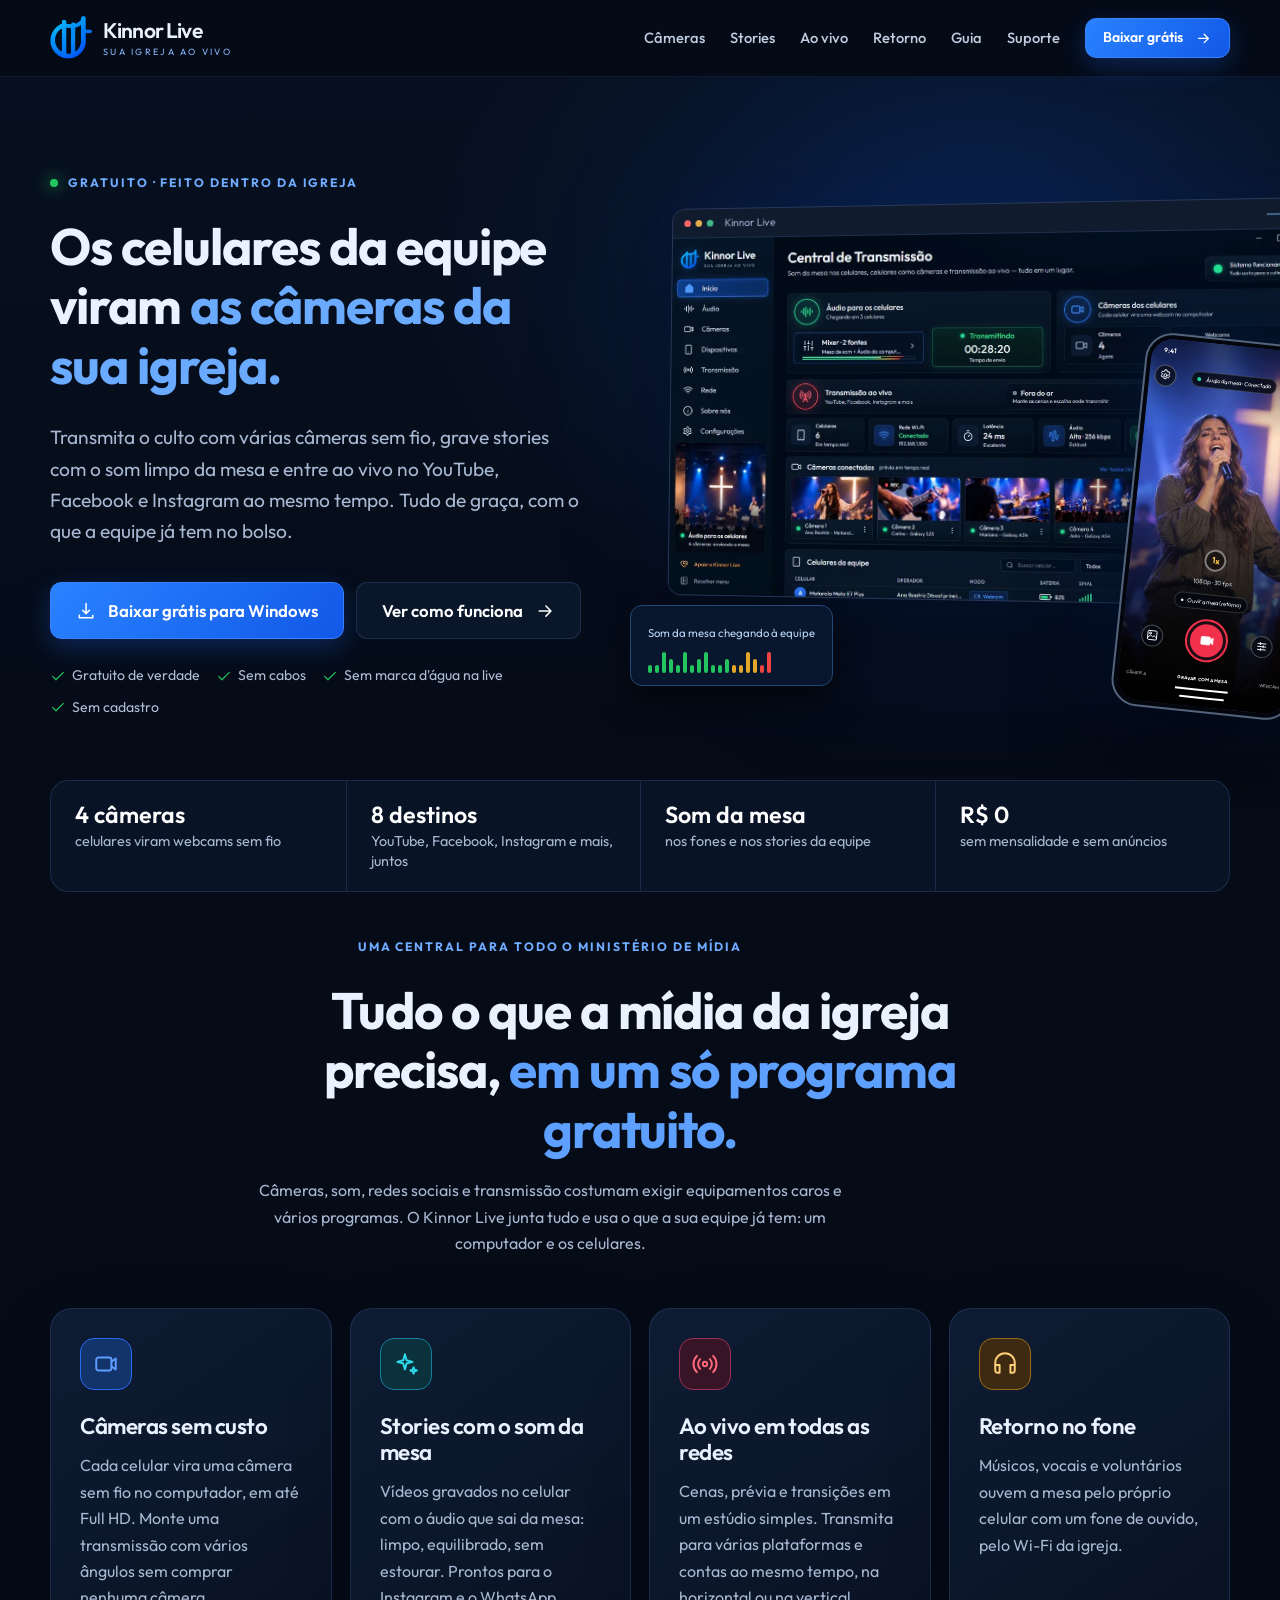
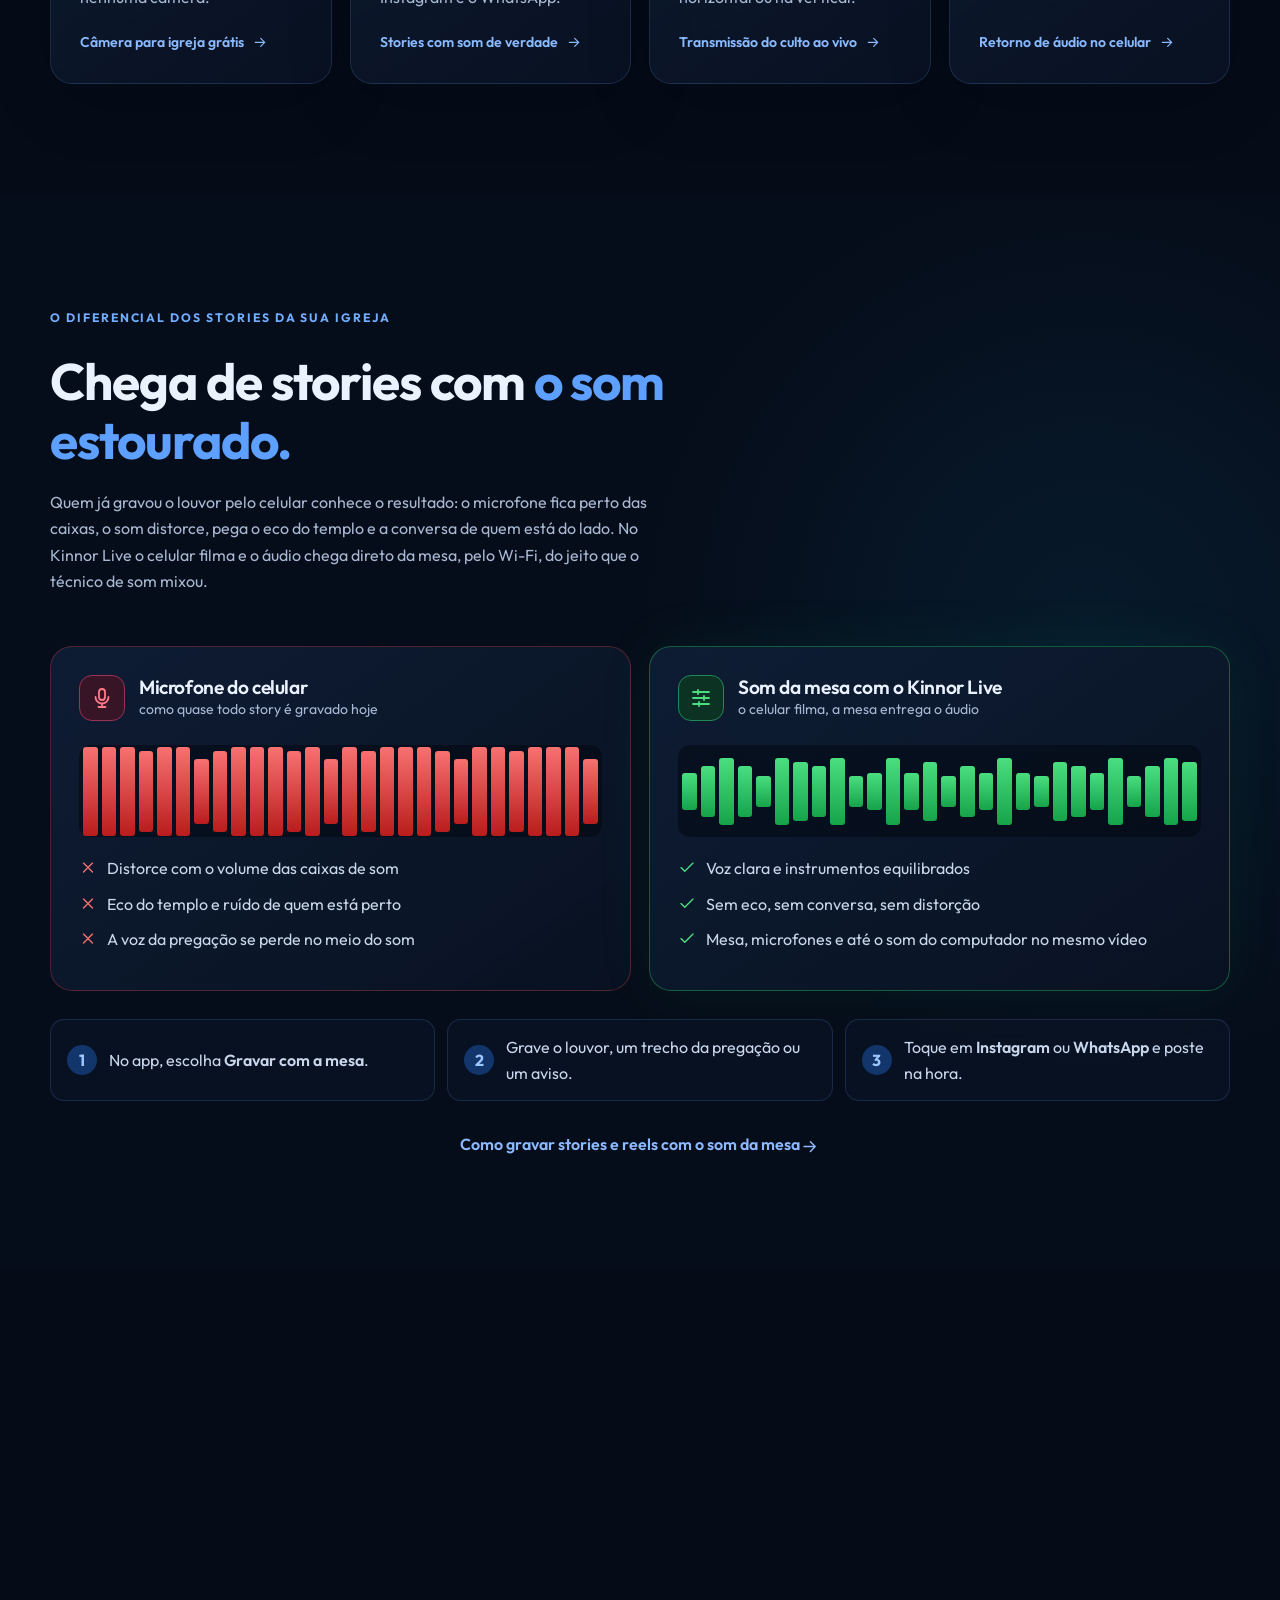
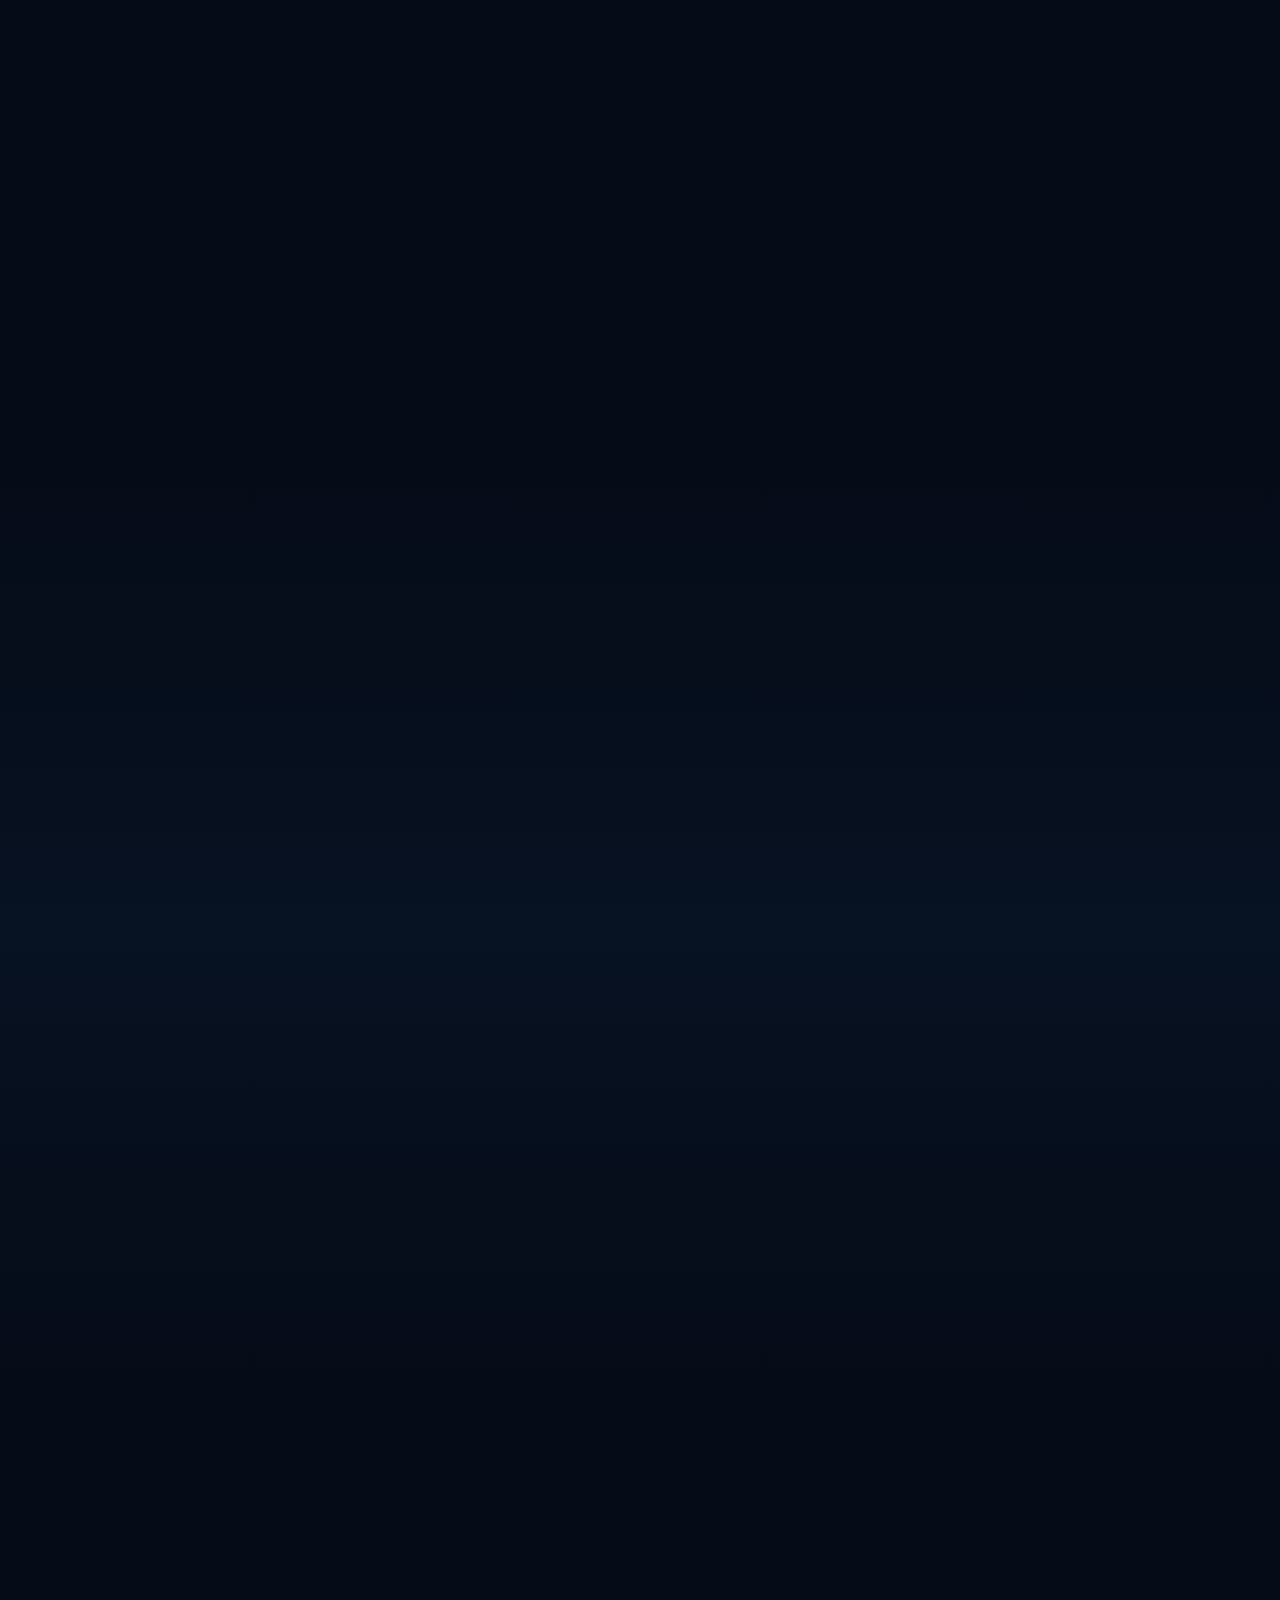
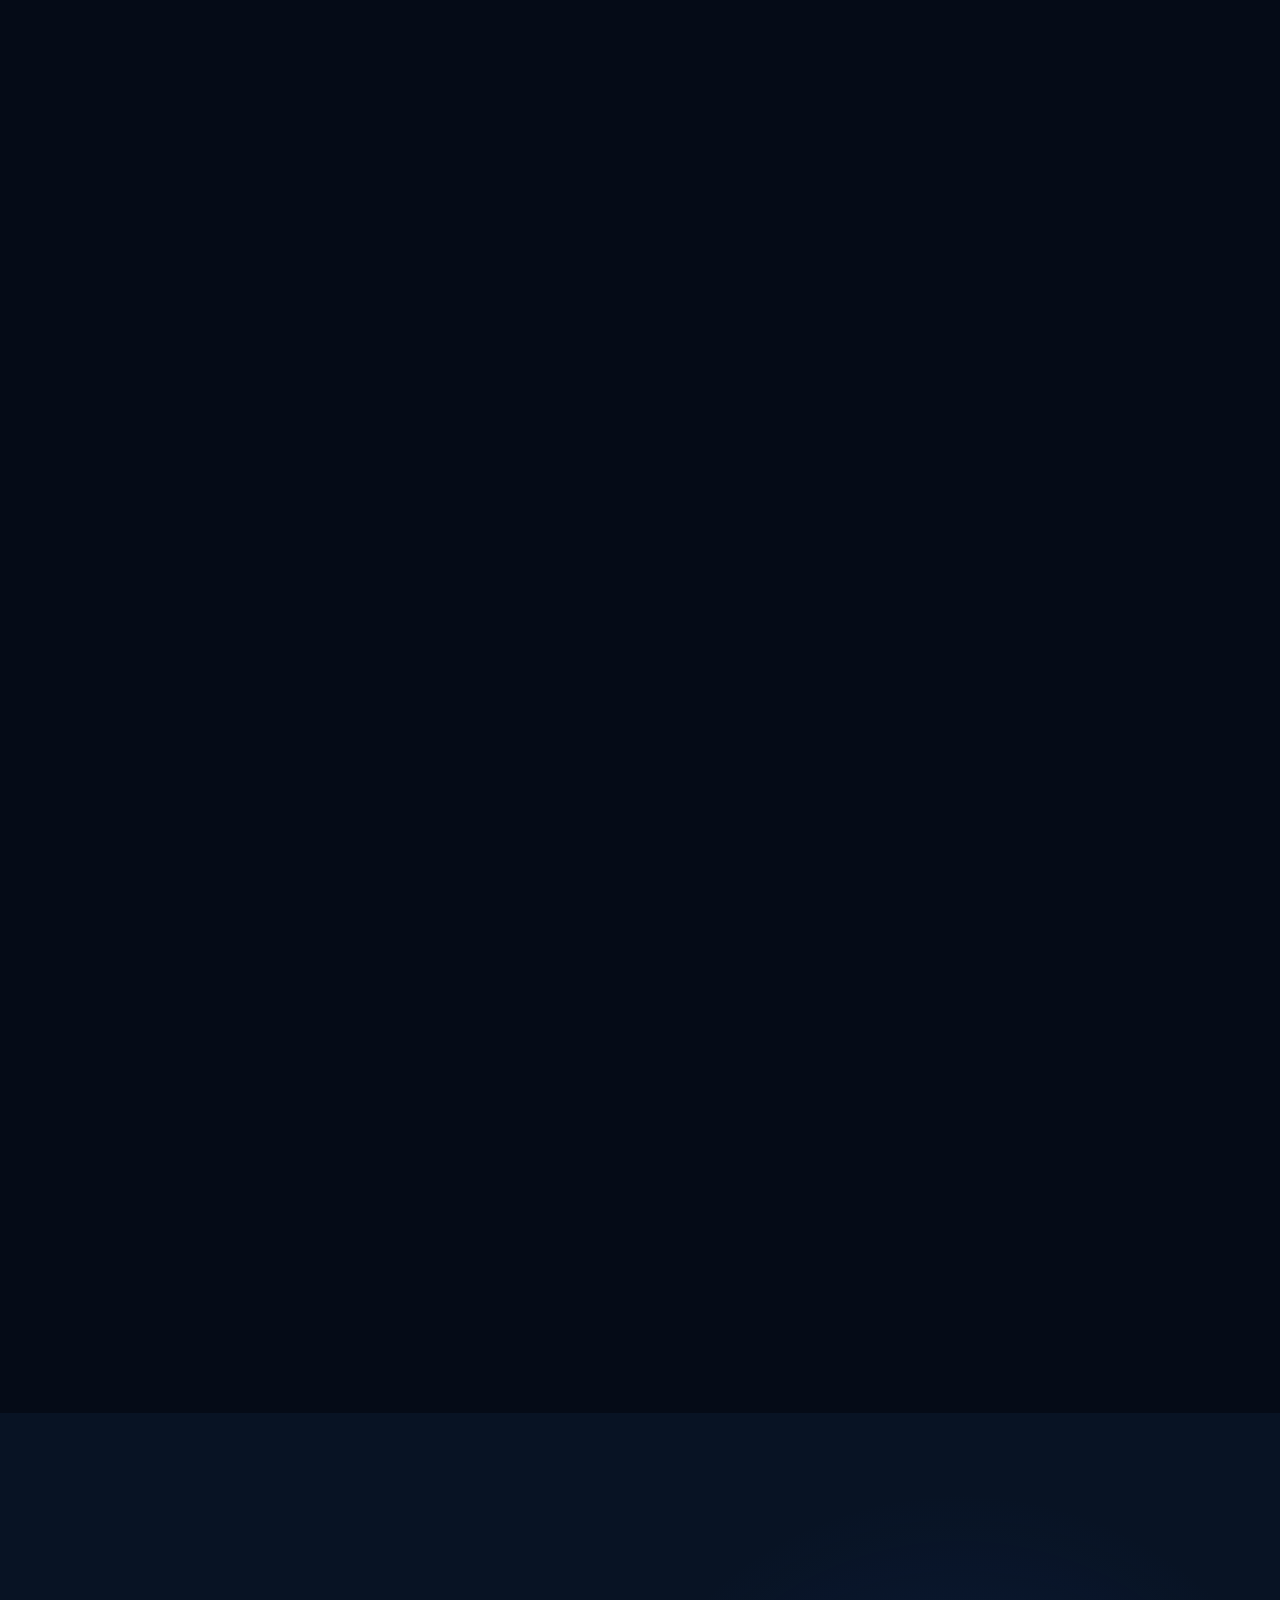
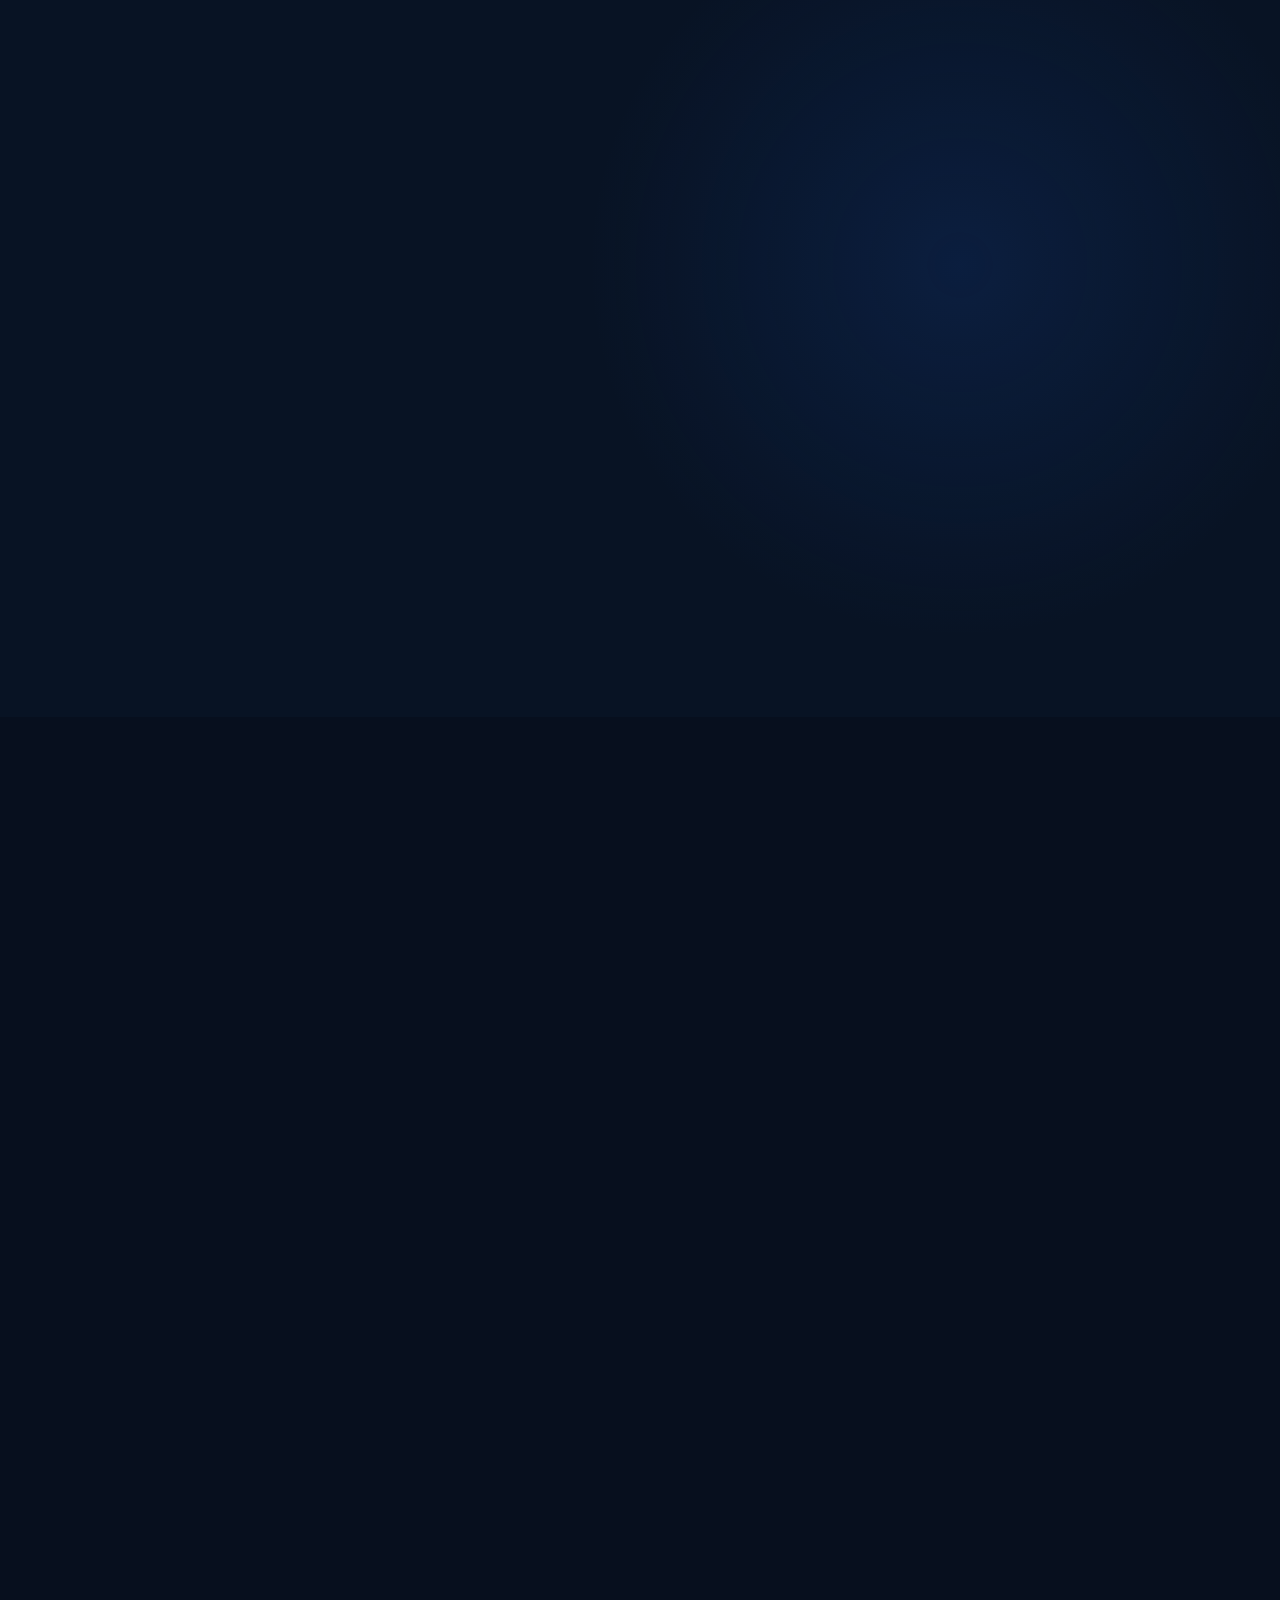
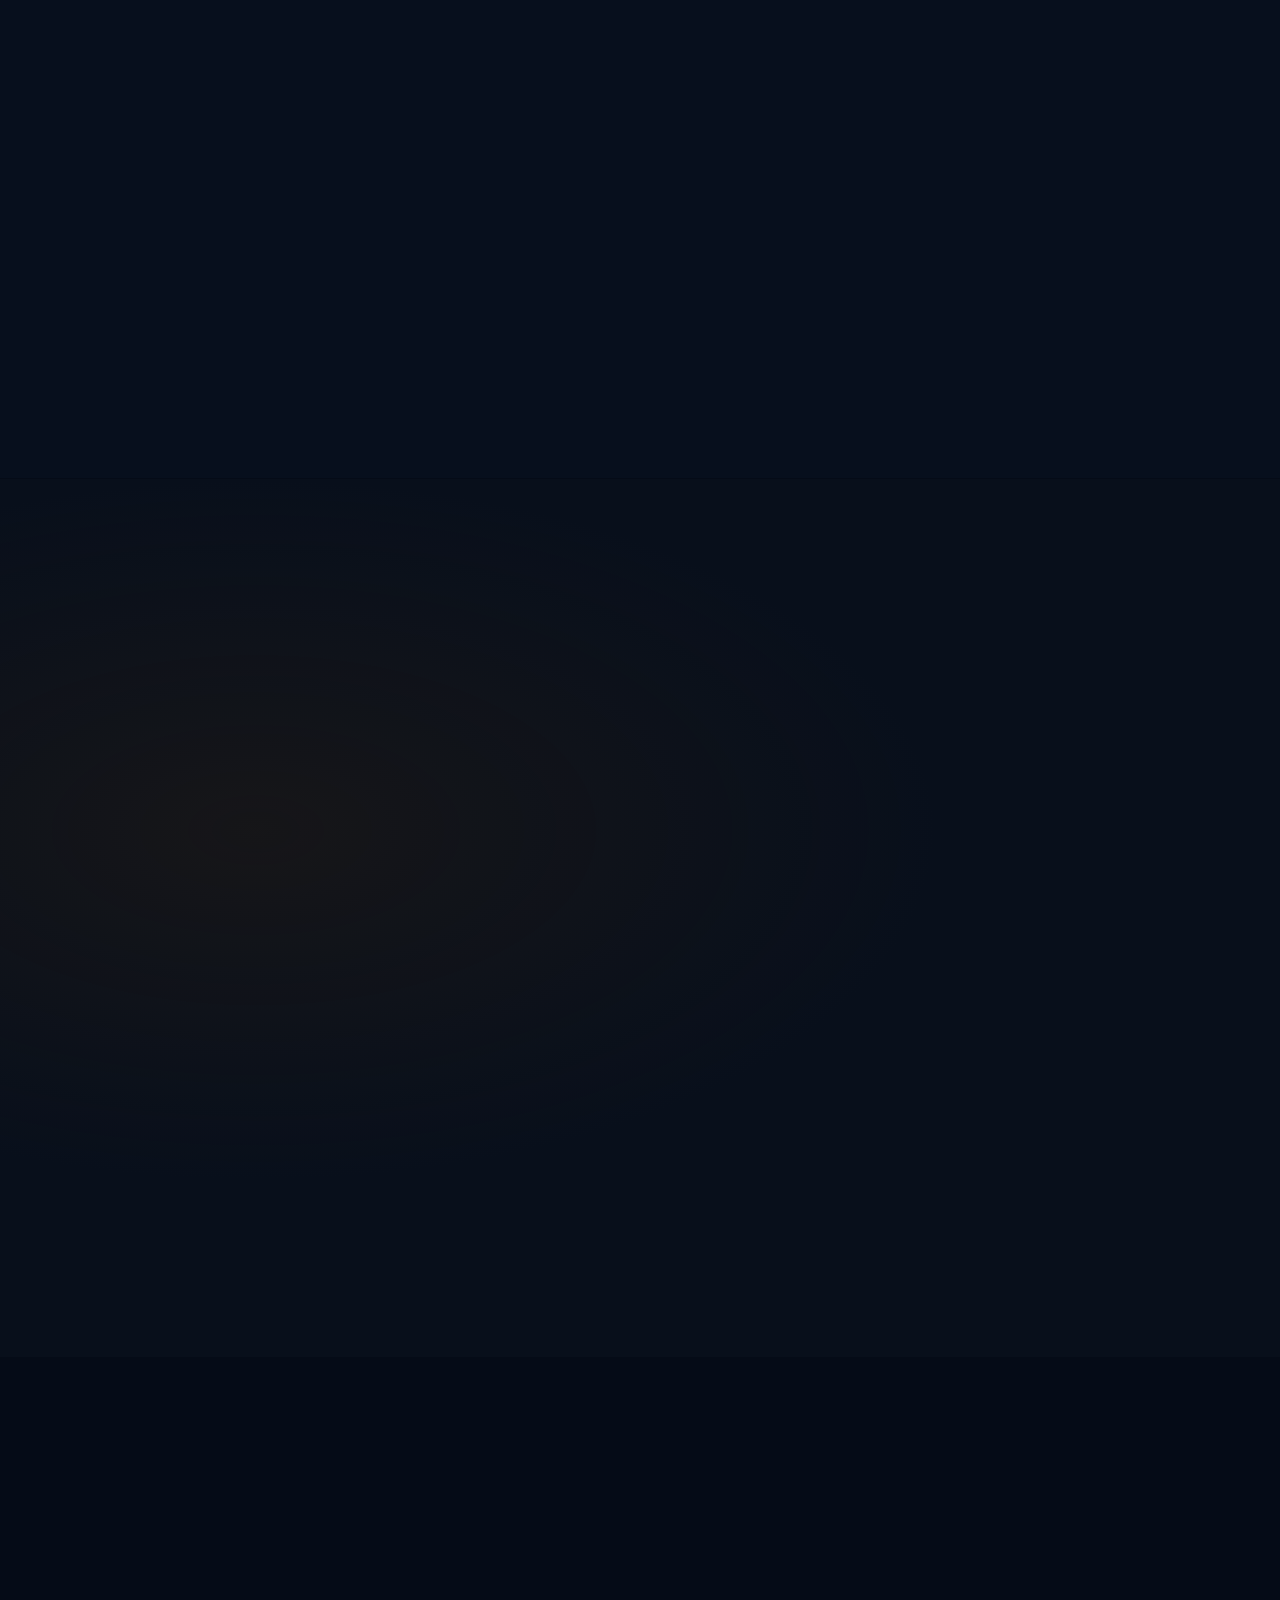
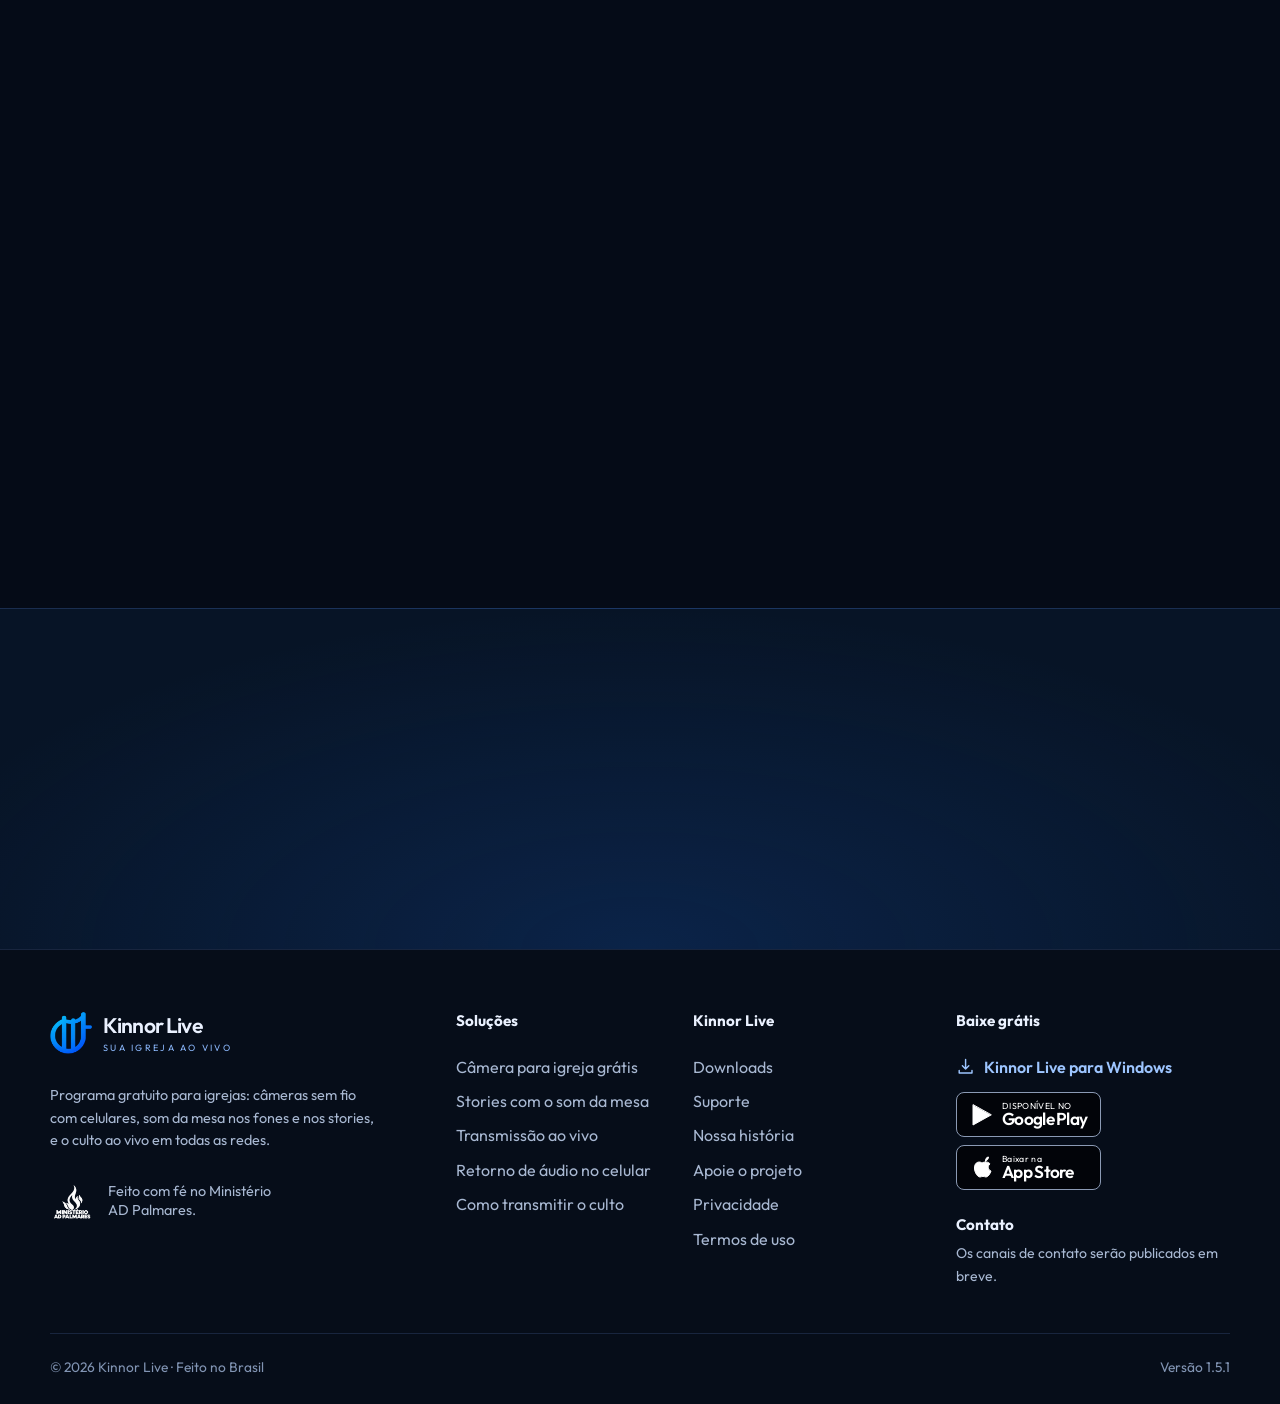
<file: public/index.html>
<!doctype html>
<html lang="pt-BR">
  <head>
    <meta charset="utf-8" />
    <meta name="viewport" content="width=device-width,initial-scale=1" />
    <script>
      document.documentElement.classList.add("js");
      addEventListener("load", () => {
        if (!document.documentElement.classList.contains("js-ready"))
          document.documentElement.classList.remove("js");
      });
    </script>
    <title>Kinnor Live — câmeras e culto ao vivo grátis para igrejas</title>
    <meta name="description" content="Transforme os celulares da equipe em câmeras sem fio, grave stories com o som da mesa e transmita o culto no YouTube, Facebook e Instagram. Grátis." />
    <link rel="canonical" href="https://kinnor-live.servidor-doacoes.workers.dev/" data-canonical />
    <meta name="robots" content="index,follow,max-image-preview:large" />
    <meta name="theme-color" content="#050b17" />
    <meta property="og:type" content="website" />
    <meta property="og:locale" content="pt_BR" />
    <meta property="og:site_name" content="Kinnor Live" />
    <meta property="og:title" content="Kinnor Live — câmeras e culto ao vivo grátis para igrejas" />
    <meta property="og:description" content="Os celulares da equipe viram câmeras sem fio, os stories ganham o som da mesa e o culto vai ao vivo para todas as redes. Gratuito." />
    <meta property="og:url" content="https://kinnor-live.servidor-doacoes.workers.dev/" data-og-url />
    <meta property="og:image" content="https://kinnor-live.servidor-doacoes.workers.dev/assets/img/og-kinnor-live.png" data-og-image />
    <meta property="og:image:width" content="1200" />
    <meta property="og:image:height" content="630" />
    <meta property="og:image:alt" content="Kinnor Live: sua igreja ao vivo" />
    <meta name="twitter:card" content="summary_large_image" />
    <meta name="twitter:title" content="Kinnor Live — câmeras e culto ao vivo grátis para igrejas" />
    <meta name="twitter:description" content="Os celulares da equipe viram câmeras sem fio, os stories ganham o som da mesa e o culto vai ao vivo para todas as redes." />
    <meta name="twitter:image" content="https://kinnor-live.servidor-doacoes.workers.dev/assets/img/og-kinnor-live.png" data-og-image />
    <link rel="icon" href="favicon.ico" sizes="any" />
    <link rel="icon" type="image/svg+xml" href="assets/img/favicon.svg" />
    <link rel="apple-touch-icon" href="assets/img/icon-192.png" />
    <link rel="manifest" href="site.webmanifest" />
    <link rel="preload" href="assets/fonts/outfit-latin-400-normal.woff2" as="font" type="font/woff2" crossorigin />
    <link rel="preload" href="assets/fonts/outfit-latin-700-normal.woff2" as="font" type="font/woff2" crossorigin />
    <link rel="preload" as="image" href="assets/img/home-1200.webp" imagesrcset="assets/img/home-800.webp 800w, assets/img/home-1200.webp 1200w, assets/img/home-1672.webp 1672w" imagesizes="(max-width: 850px) 92vw, 50vw" fetchpriority="high" />
    <link rel="stylesheet" href="assets/css/site.css?v=4d19a9be42" data-asset />
    <script type="module" src="assets/js/main.js?v=4d19a9be42" data-asset></script>
    <script type="application/ld+json">
      {
        "@context": "https://schema.org",
        "@graph": [
          {
            "@type": "WebSite",
            "@id": "https://kinnor-live.servidor-doacoes.workers.dev/#site",
            "url": "https://kinnor-live.servidor-doacoes.workers.dev/",
            "name": "Kinnor Live",
            "alternateName": "Kinnor Live — Sua igreja ao vivo",
            "inLanguage": "pt-BR",
            "publisher": { "@id": "https://kinnor-live.servidor-doacoes.workers.dev/#org" }
          },
          {
            "@type": "Organization",
            "@id": "https://kinnor-live.servidor-doacoes.workers.dev/#org",
            "name": "Kinnor Live",
            "url": "https://kinnor-live.servidor-doacoes.workers.dev/",
            "logo": "https://kinnor-live.servidor-doacoes.workers.dev/assets/img/icon-512.png",
            "slogan": "Sua igreja ao vivo",
            "foundingLocation": { "@type": "Country", "name": "Brasil" },
            "founder": {
              "@type": "Person",
              "name": "Pierre Saloia",
              "affiliation": { "@type": "Organization", "name": "Ministério AD Palmares — Assembleia de Deus Ministério Jardim Palmares" }
            }
          },
          {
            "@type": "SoftwareApplication",
            "@id": "https://kinnor-live.servidor-doacoes.workers.dev/#windows",
            "name": "Kinnor Live para Windows",
            "applicationCategory": "MultimediaApplication",
            "applicationSubCategory": "Transmissão ao vivo e áudio para igrejas",
            "operatingSystem": "Windows 10, Windows 11",
            "softwareVersion": "1.5.1",
            "inLanguage": "pt-BR",
            "isAccessibleForFree": true,
            "description": "Programa gratuito para igrejas: os celulares da equipe viram câmeras sem fio, o som da mesa vai para os celulares e o culto é transmitido ao vivo para várias redes ao mesmo tempo.",
            "downloadUrl": "https://github.com/PierreSaloia/kinnor-live-site/releases/download/v1.5.1/KinnorLive-Setup-1.5.1.exe",
            "fileSize": "183 MB",
            "screenshot": "https://kinnor-live.servidor-doacoes.workers.dev/assets/img/home-1672.webp",
            "image": "https://kinnor-live.servidor-doacoes.workers.dev/assets/img/og-kinnor-live.png",
            "offers": { "@type": "Offer", "price": "0", "priceCurrency": "BRL" },
            "publisher": { "@id": "https://kinnor-live.servidor-doacoes.workers.dev/#org" }
          },
          {
            "@type": "MobileApplication",
            "@id": "https://kinnor-live.servidor-doacoes.workers.dev/#android",
            "name": "Kinnor Live",
            "applicationCategory": "MultimediaApplication",
            "operatingSystem": "Android 10 ou superior",
            "softwareVersion": "1.5.1",
            "inLanguage": "pt-BR",
            "isAccessibleForFree": true,
            "description": "App da equipe: câmera, gravação de stories com o som da mesa, webcam sem fio para o computador e retorno de áudio no fone.",
            "offers": { "@type": "Offer", "price": "0", "priceCurrency": "BRL" },
            "publisher": { "@id": "https://kinnor-live.servidor-doacoes.workers.dev/#org" }
          }
        ]
      }
    </script>
    <script type="application/ld+json" data-faq-schema>
      {"@context":"https://schema.org","@type":"FAQPage","mainEntity":[{"@type":"Question","name":"O Kinnor Live é gratuito mesmo?","acceptedAnswer":{"@type":"Answer","text":"Sim. O programa para Windows e o app são gratuitos, sem mensalidade, sem anúncios e sem marca d'água na transmissão. O projeto é mantido por ofertas voluntárias."}},{"@type":"Question","name":"Preciso de internet para usar?","acceptedAnswer":{"@type":"Answer","text":"Só para transmitir ao vivo. O som da mesa nos celulares, as câmeras sem fio e a gravação de stories funcionam na rede Wi-Fi da igreja, mesmo sem internet."}},{"@type":"Question","name":"Funciona com qualquer mesa de som?","acceptedAnswer":{"@type":"Answer","text":"Sim. Ligue a saída da mesa (rec out, fone ou auxiliar) na entrada de áudio do computador com um cabo P2, ou conecte uma mesa ou interface USB. Depois é só escolher essa entrada no mixer do Kinnor Live."}},{"@type":"Question","name":"Quantos celulares posso usar ao mesmo tempo?","acceptedAnswer":{"@type":"Answer","text":"Até quatro celulares podem ser câmeras (webcams) do computador ao mesmo tempo. Outros celulares da equipe podem receber o som da mesa para retorno ou para gravar stories."}},{"@type":"Question","name":"Os stories ficam com o som melhor mesmo?","acceptedAnswer":{"@type":"Answer","text":"Sim. No modo Gravar com a mesa, o celular filma e o áudio vem direto da mesa de som pelo Wi-Fi, sem passar pelo microfone do aparelho. O som fica limpo, sem eco e sem a distorção das caixas."}},{"@type":"Question","name":"Posso transmitir no YouTube e no Instagram ao mesmo tempo?","acceptedAnswer":{"@type":"Answer","text":"Sim. O Kinnor Live transmite para YouTube, Facebook, Instagram, TikTok, X, Twitch, Kick ou RTMP próprio, com várias contas ao mesmo tempo, na horizontal ou na vertical."}},{"@type":"Question","name":"Aparece a marca do Kinnor Live na transmissão?","acceptedAnswer":{"@type":"Answer","text":"Não. Sua transmissão não recebe marca d'água nem logo do Kinnor Live."}},{"@type":"Question","name":"Quais celulares e computadores são compatíveis?","acceptedAnswer":{"@type":"Answer","text":"O programa roda no Windows 10 e 11 (64 bits). O app funciona no Android 10 ou superior e está chegando à Google Play e à App Store."}},{"@type":"Question","name":"O Windows mostrou um aviso ao instalar. É seguro?","acceptedAnswer":{"@type":"Answer","text":"Sim. Se aparecer “O Windows protegeu o computador”, clique em “Mais informações” e depois em “Executar assim mesmo”. Veja o passo a passo na página de download."}},{"@type":"Question","name":"Onde ficam as gravações?","acceptedAnswer":{"@type":"Answer","text":"Os vídeos gravados no celular ficam na galeria do aparelho. As gravações do computador ficam na pasta Documentos\\KinnorLive. Nada é enviado para servidores do Kinnor Live."}}]}
    </script>
  </head>
  <body>
    <!-- CABEÇALHO (modelo: esta página; copiado para as outras pelo ATUALIZAR-SITE.bat) -->
    <a class="skip-link" href="#conteudo">Pular para o conteúdo</a>
    <header class="site-header">
      <div class="container header-inner">
        <a class="brand" href="./" aria-label="Kinnor Live — página inicial">
          <img src="assets/img/logo.webp" width="42" height="42" alt="" />
          <span><strong>Kinnor Live</strong><small>SUA IGREJA AO VIVO</small></span>
        </a>
        <button class="menu-button" type="button" aria-label="Abrir menu" aria-expanded="false" aria-controls="menu-principal" data-menu-button>
          <svg class="icon" aria-hidden="true"><use href="assets/img/icons.svg#menu"></use></svg>
        </button>
        <nav id="menu-principal" class="nav" aria-label="Navegação principal" data-nav>
          <a href="camera-para-igreja">Câmeras</a>
          <a href="stories-com-audio-da-mesa">Stories</a>
          <a href="transmissao-ao-vivo-para-igrejas">Ao vivo</a>
          <a href="retorno-de-audio-no-celular">Retorno</a>
          <a href="como-transmitir-culto-com-celular">Guia</a>
          <a href="suporte">Suporte</a>
          <a class="button button-sm" href="download">
            Baixar grátis
            <svg class="icon" aria-hidden="true"><use href="assets/img/icons.svg#arrow"></use></svg>
          </a>
        </nav>
      </div>
    </header>
    <!-- /CABEÇALHO -->

    <main id="conteudo">
      <!-- ABERTURA -->
      <section class="hero">
        <div class="hero-glow" aria-hidden="true"></div>
        <div class="container hero-grid">
          <div class="hero-copy">
            <p class="eyebrow"><span class="live-dot"></span>GRATUITO · FEITO DENTRO DA IGREJA</p>
            <h1>Os celulares da equipe viram <em>as câmeras da sua&nbsp;igreja.</em></h1>
            <p class="lead">
              Transmita o culto com várias câmeras sem fio, grave stories com o
              som limpo da mesa e entre ao vivo no YouTube, Facebook e Instagram
              ao mesmo tempo. Tudo de graça, com o que a equipe já tem no bolso.
            </p>
            <div class="hero-actions">
              <a class="button button-lg" href="https://github.com/PierreSaloia/kinnor-live-site/releases/download/v1.5.1/KinnorLive-Setup-1.5.1.exe" data-smart-download>
                <svg class="icon" aria-hidden="true"><use href="assets/img/icons.svg#download"></use></svg>
                <span data-smart-label>Baixar grátis para Windows</span>
              </a>
              <a class="button button-ghost button-lg" href="#como-funciona">
                Ver como funciona
                <svg class="icon" aria-hidden="true"><use href="assets/img/icons.svg#arrow"></use></svg>
              </a>
            </div>
            <ul class="trust-line">
              <li><svg class="icon" aria-hidden="true"><use href="assets/img/icons.svg#check"></use></svg>Gratuito de verdade</li>
              <li><svg class="icon" aria-hidden="true"><use href="assets/img/icons.svg#check"></use></svg>Sem cabos</li>
              <li><svg class="icon" aria-hidden="true"><use href="assets/img/icons.svg#check"></use></svg>Sem marca d'água na live</li>
              <li><svg class="icon" aria-hidden="true"><use href="assets/img/icons.svg#check"></use></svg>Sem cadastro</li>
            </ul>
          </div>
          <div class="hero-visual">
            <div class="window-frame">
              <div class="window-bar"><span class="window-dots"><i></i><i></i><i></i></span><span>Kinnor Live</span><span class="window-line"></span></div>
              <img src="assets/img/home-1200.webp" srcset="assets/img/home-800.webp 800w, assets/img/home-1200.webp 1200w, assets/img/home-1672.webp 1672w" sizes="(max-width: 850px) 92vw, 50vw" width="1200" height="676" alt="Central de Transmissão do Kinnor Live com o áudio da mesa, as câmeras dos celulares e a transmissão ao vivo" fetchpriority="high" />
            </div>
            <div class="hero-phone" aria-hidden="true">
              <div class="phone phone-small" data-phone-demo data-mode-active="mesa">
                <div class="phone-screen">
                  <div class="phone-photo phone-photo-camera"></div>
                  <div class="phone-photo phone-photo-mesa"></div>
                  <div class="phone-photo phone-photo-webcam"></div>
                  <div class="phone-shade"></div>
                  <div class="phone-status"><span>9:41</span><span>● ▰</span></div>
                  <div class="phone-top">
                    <span class="phone-round"><svg class="icon"><use href="assets/img/icons.svg#settings"></use></svg></span>
                    <span class="phone-pill"><i class="dot green"></i><span>Áudio da mesa · Conectado</span></span>
                    <span class="phone-round"><svg class="icon"><use href="assets/img/icons.svg#switch"></use></svg></span>
                  </div>
                  <div class="phone-webcam"><i class="dot red"></i>Webcam 2 · no computador</div>
                  <div class="phone-bottom">
                    <span class="zoom">1x</span>
                    <span class="quality">1080p · 30 fps</span>
                    <span class="camera-quality">Foto · Vídeo com microfone do celular</span>
                    <span class="return">● &nbsp; Ouvir a mesa (retorno)</span>
                    <div class="phone-controls">
                      <span class="phone-round"><svg class="icon"><use href="assets/img/icons.svg#image"></use></svg></span>
                      <span class="record"><svg class="icon capture-video"><use href="assets/img/icons.svg#video"></use></svg><svg class="icon capture-photo"><use href="assets/img/icons.svg#camera"></use></svg></span>
                      <span class="phone-round"><svg class="icon"><use href="assets/img/icons.svg#sliders"></use></svg></span>
                    </div>
                    <div class="phone-tabs" role="tablist" aria-label="Modos do aplicativo" data-phone-tabs>
                      <button type="button" role="tab" data-mode="camera" aria-selected="false" tabindex="-1">CÂMERA</button>
                      <button type="button" role="tab" data-mode="mesa" aria-selected="true" tabindex="-1">GRAVAR COM A MESA</button>
                      <button type="button" role="tab" data-mode="webcam" aria-selected="false" tabindex="-1">WEBCAM</button>
                    </div>
                    <span class="phone-handle"></span>
                  </div>
                </div>
              </div>
            </div>
            <div class="hero-audio" aria-hidden="true">
              <span class="audio-label">Som da mesa chegando à equipe</span>
              <div class="meter"><i></i><i></i><i></i><i></i><i></i><i></i><i></i><i></i><i></i><i></i><i></i><i></i><i></i><i></i><i></i><i></i><i></i><i></i></div>
            </div>
          </div>
        </div>
        <div class="hero-bottom" aria-hidden="true"></div>
      </section>

      <!-- NÚMEROS DO PRODUTO -->
      <section class="highlights" aria-label="O Kinnor Live em números">
        <div class="container highlights-grid">
          <div><strong>4 câmeras</strong><span>celulares viram webcams sem fio</span></div>
          <div><strong>8 destinos</strong><span>YouTube, Facebook, Instagram e mais, juntos</span></div>
          <div><strong>Som da mesa</strong><span>nos fones e nos stories da equipe</span></div>
          <div><strong>R$ 0</strong><span>sem mensalidade e sem anúncios</span></div>
        </div>
      </section>

      <!-- SOLUÇÕES -->
      <section class="section pillars" id="recursos">
        <div class="container">
          <div class="section-heading center reveal">
            <p class="eyebrow">UMA CENTRAL PARA TODO O MINISTÉRIO DE MÍDIA</p>
            <h2>Tudo o que a mídia da igreja precisa, <span class="accent">em um só programa gratuito.</span></h2>
            <p>
              Câmeras, som, redes sociais e transmissão costumam exigir
              equipamentos caros e vários programas. O Kinnor Live junta tudo
              e usa o que a sua equipe já tem: um computador e os celulares.
            </p>
          </div>
          <div class="pillar-grid">
            <a class="card pillar reveal" href="camera-para-igreja">
              <div class="feature-icon blue"><svg class="icon" aria-hidden="true"><use href="assets/img/icons.svg#camera"></use></svg></div>
              <h3>Câmeras sem custo</h3>
              <p>Cada celular vira uma câmera sem fio no computador, em até Full HD. Monte uma transmissão com vários ângulos sem comprar nenhuma câmera.</p>
              <span class="card-foot">Câmera para igreja grátis<svg class="icon" aria-hidden="true"><use href="assets/img/icons.svg#arrow"></use></svg></span>
            </a>
            <a class="card pillar reveal" href="stories-com-audio-da-mesa">
              <div class="feature-icon cyan"><svg class="icon" aria-hidden="true"><use href="assets/img/icons.svg#sparkles"></use></svg></div>
              <h3>Stories com o som da mesa</h3>
              <p>Vídeos gravados no celular com o áudio que sai da mesa: limpo, equilibrado, sem estourar. Prontos para o Instagram e o WhatsApp.</p>
              <span class="card-foot">Stories com som de verdade<svg class="icon" aria-hidden="true"><use href="assets/img/icons.svg#arrow"></use></svg></span>
            </a>
            <a class="card pillar reveal" href="transmissao-ao-vivo-para-igrejas">
              <div class="feature-icon red"><svg class="icon" aria-hidden="true"><use href="assets/img/icons.svg#broadcast"></use></svg></div>
              <h3>Ao vivo em todas as redes</h3>
              <p>Cenas, prévia e transições em um estúdio simples. Transmita para várias plataformas e contas ao mesmo tempo, na horizontal ou na vertical.</p>
              <span class="card-foot">Transmissão do culto ao vivo<svg class="icon" aria-hidden="true"><use href="assets/img/icons.svg#arrow"></use></svg></span>
            </a>
            <a class="card pillar reveal" href="retorno-de-audio-no-celular">
              <div class="feature-icon amber"><svg class="icon" aria-hidden="true"><use href="assets/img/icons.svg#headphones"></use></svg></div>
              <h3>Retorno no fone</h3>
              <p>Músicos, vocais e voluntários ouvem a mesa pelo próprio celular com um fone de ouvido, pelo Wi-Fi da igreja.</p>
              <span class="card-foot">Retorno de áudio no celular<svg class="icon" aria-hidden="true"><use href="assets/img/icons.svg#arrow"></use></svg></span>
            </a>
          </div>
        </div>
      </section>

      <!-- STORIES COM O SOM DA MESA -->
      <section class="section stories-section" id="stories">
        <div class="container">
          <div class="section-heading reveal">
            <p class="eyebrow">O DIFERENCIAL DOS STORIES DA SUA IGREJA</p>
            <h2>Chega de stories com <span class="accent">o som estourado.</span></h2>
            <p>
              Quem já gravou o louvor pelo celular conhece o resultado: o
              microfone fica perto das caixas, o som distorce, pega o eco do
              templo e a conversa de quem está do lado. No Kinnor Live o celular
              filma e o áudio chega direto da mesa, pelo Wi-Fi, do jeito que o
              técnico de som mixou.
            </p>
          </div>
          <div class="compare">
            <article class="compare-card bad reveal">
              <header>
                <span class="compare-icon"><svg class="icon" aria-hidden="true"><use href="assets/img/icons.svg#mic"></use></svg></span>
                <div><h3>Microfone do celular</h3><p>como quase todo story é gravado hoje</p></div>
              </header>
              <div class="wave wave-bad" aria-hidden="true"><i></i><i></i><i></i><i></i><i></i><i></i><i></i><i></i><i></i><i></i><i></i><i></i><i></i><i></i><i></i><i></i><i></i><i></i><i></i><i></i><i></i><i></i><i></i><i></i><i></i><i></i><i></i><i></i></div>
              <ul class="compare-list">
                <li><svg class="icon" aria-hidden="true"><use href="assets/img/icons.svg#x"></use></svg>Distorce com o volume das caixas de som</li>
                <li><svg class="icon" aria-hidden="true"><use href="assets/img/icons.svg#x"></use></svg>Eco do templo e ruído de quem está perto</li>
                <li><svg class="icon" aria-hidden="true"><use href="assets/img/icons.svg#x"></use></svg>A voz da pregação se perde no meio do som</li>
              </ul>
            </article>
            <article class="compare-card good reveal">
              <header>
                <span class="compare-icon"><svg class="icon" aria-hidden="true"><use href="assets/img/icons.svg#sliders"></use></svg></span>
                <div><h3>Som da mesa com o Kinnor Live</h3><p>o celular filma, a mesa entrega o áudio</p></div>
              </header>
              <div class="wave wave-good" aria-hidden="true"><i></i><i></i><i></i><i></i><i></i><i></i><i></i><i></i><i></i><i></i><i></i><i></i><i></i><i></i><i></i><i></i><i></i><i></i><i></i><i></i><i></i><i></i><i></i><i></i><i></i><i></i><i></i><i></i></div>
              <ul class="compare-list">
                <li><svg class="icon" aria-hidden="true"><use href="assets/img/icons.svg#check"></use></svg>Voz clara e instrumentos equilibrados</li>
                <li><svg class="icon" aria-hidden="true"><use href="assets/img/icons.svg#check"></use></svg>Sem eco, sem conversa, sem distorção</li>
                <li><svg class="icon" aria-hidden="true"><use href="assets/img/icons.svg#check"></use></svg>Mesa, microfones e até o som do computador no mesmo vídeo</li>
              </ul>
            </article>
          </div>
          <ol class="mini-steps reveal">
            <li><span>1</span><p>No app, escolha <strong>Gravar com a mesa</strong>.</p></li>
            <li><span>2</span><p>Grave o louvor, um trecho da pregação ou um aviso.</p></li>
            <li><span>3</span><p>Toque em <strong>Instagram</strong> ou <strong>WhatsApp</strong> e poste na hora.</p></li>
          </ol>
          <p class="section-link reveal">
            <a href="stories-com-audio-da-mesa">Como gravar stories e reels com o som da mesa<svg class="icon" aria-hidden="true"><use href="assets/img/icons.svg#arrow"></use></svg></a>
          </p>
        </div>
      </section>

      <!-- VÁRIAS EQUIPES -->
      <section class="section teams-section" id="equipes">
        <div class="container">
          <div class="section-heading center reveal">
            <p class="eyebrow">VÁRIAS EQUIPES, AO MESMO TEMPO</p>
            <h2>Cada voluntário no seu papel. <span class="accent">Todos no mesmo culto.</span></h2>
            <p>
              Enquanto a transmissão acontece, cada celular conectado pode fazer
              uma coisa diferente — e o computador acompanha todos em um só painel.
            </p>
          </div>
          <div class="teams-grid">
            <article class="card team reveal">
              <div class="feature-icon blue"><svg class="icon" aria-hidden="true"><use href="assets/img/icons.svg#camera"></use></svg></div>
              <h3>Transmissão</h3>
              <p>Até quatro celulares como câmeras do culto, com zoom, lente e qualidade ajustados de longe.</p>
            </article>
            <article class="card team reveal">
              <div class="feature-icon cyan"><svg class="icon" aria-hidden="true"><use href="assets/img/icons.svg#share"></use></svg></div>
              <h3>Redes sociais</h3>
              <p>Quem cuida do Instagram grava stories e cortes com o som da mesa e posta na mesma hora.</p>
            </article>
            <article class="card team reveal">
              <div class="feature-icon amber"><svg class="icon" aria-hidden="true"><use href="assets/img/icons.svg#headphones"></use></svg></div>
              <h3>Louvor</h3>
              <p>Músicos e vocais ouvem a mesa no fone, pelo próprio celular, sem cabo até o palco.</p>
            </article>
            <article class="card team reveal">
              <div class="feature-icon red"><svg class="icon" aria-hidden="true"><use href="assets/img/icons.svg#sliders"></use></svg></div>
              <h3>Som</h3>
              <p>O técnico junta mesa, microfones e computador e decide o que vai para os celulares e para a live.</p>
            </article>
            <article class="card team reveal">
              <div class="feature-icon blue"><svg class="icon" aria-hidden="true"><use href="assets/img/icons.svg#users"></use></svg></div>
              <h3>Coordenação</h3>
              <p>Um painel mostra cada celular com função, bateria e sinal, e troca o papel de qualquer um com um clique.</p>
            </article>
          </div>
        </div>
      </section>

      <!-- COMO FUNCIONA -->
      <section class="section how-section" id="como-funciona">
        <div class="container">
          <div class="section-heading reveal">
            <p class="eyebrow">COMECE COM O QUE VOCÊ TEM</p>
            <h2>Da mesa de som para o mundo, <span class="accent">em quatro passos.</span></h2>
            <p>Um computador com Windows, os celulares da equipe e o Wi-Fi da igreja. Só isso.</p>
          </div>
          <div class="how-grid">
            <ol class="steps">
              <li class="step reveal">
                <span>01</span>
                <div><h3>Instale no computador</h3><p>Baixe grátis, instale no Windows e ligue a mesa pelo cabo P2 ou por USB.</p></div>
              </li>
              <li class="step reveal">
                <span>02</span>
                <div><h3>Conecte a equipe</h3><p>Cada voluntário instala o app, entra no Wi-Fi da igreja e aponta a câmera para o QR Code da tela.</p></div>
              </li>
              <li class="step reveal">
                <span>03</span>
                <div><h3>Dê um papel a cada celular</h3><p>Câmera da transmissão, stories com o som da mesa ou retorno no fone.</p></div>
              </li>
              <li class="step reveal">
                <span>04</span>
                <div><h3>Entre ao vivo</h3><p>Monte as cenas, escolha as redes e comece. O culto também fica gravado no computador.</p></div>
              </li>
            </ol>
            <div class="flow-card card reveal">
              <span class="flow-label">TUDO CONECTADO</span>
              <div class="flow-node"><svg class="icon" aria-hidden="true"><use href="assets/img/icons.svg#audio"></use></svg><span>Mesa de som</span></div>
              <div class="flow-link-vertical" aria-hidden="true"><i></i></div>
              <div class="flow-node main"><svg class="icon" aria-hidden="true"><use href="assets/img/icons.svg#monitor"></use></svg><span>Kinnor Live no computador</span></div>
              <div class="flow-branches" aria-hidden="true"><span class="flow-branch flow-branch-left"><i></i></span><span class="flow-branch flow-branch-right"><i></i></span></div>
              <div class="flow-ends">
                <div class="flow-node"><svg class="icon" aria-hidden="true"><use href="assets/img/icons.svg#phone"></use></svg><span>Celulares da equipe</span></div>
                <div class="flow-node"><svg class="icon" aria-hidden="true"><use href="assets/img/icons.svg#broadcast"></use></svg><span>Redes sociais</span></div>
              </div>
              <p>O som e as câmeras circulam na rede local da igreja. A internet só é usada para a transmissão.</p>
            </div>
          </div>
          <p class="section-link reveal">
            <a href="como-transmitir-culto-com-celular">Guia completo: como transmitir o culto com celular<svg class="icon" aria-hidden="true"><use href="assets/img/icons.svg#arrow"></use></svg></a>
          </p>
        </div>
      </section>

      <!-- RECURSOS EM DETALHE -->
      <section class="section detail-section" id="programa">
        <div class="container">
          <div class="section-heading center reveal">
            <p class="eyebrow">CONHEÇA O PROGRAMA</p>
            <h2>Profissional no resultado. <span class="accent">Simples para o voluntário.</span></h2>
          </div>

          <article class="feature-row reveal" id="mixer">
            <div class="feature-copy">
              <p class="eyebrow">01 / ÁUDIO</p>
              <h3>Um mixer pensado para o técnico de som voluntário.</h3>
              <p>
                Junte a mesa, os microfones e o som do computador — vídeos,
                músicas, vinhetas. Cada fonte tem volume, mudo, pré-escuta e
                medidor, e você decide o que vai para os celulares e o que vai
                para a transmissão.
              </p>
              <ul class="check-list">
                <li><svg class="icon" aria-hidden="true"><use href="assets/img/icons.svg#check"></use></svg>Mesa pelo cabo P2 ou por USB</li>
                <li><svg class="icon" aria-hidden="true"><use href="assets/img/icons.svg#check"></use></svg>Saídas separadas para celulares e live, com limitador</li>
                <li><svg class="icon" aria-hidden="true"><use href="assets/img/icons.svg#check"></use></svg>Uma falha no Wi-Fi não vira corte no som</li>
              </ul>
            </div>
            <div class="window-frame">
              <div class="window-bar"><span class="window-dots"><i></i><i></i><i></i></span><span>Kinnor Live</span><span class="window-line"></span></div>
              <img src="assets/img/audio-1200.webp" srcset="assets/img/audio-800.webp 800w, assets/img/audio-1200.webp 1200w, assets/img/audio-1672.webp 1672w" sizes="(max-width: 850px) 92vw, 60vw" width="1200" height="676" alt="Tela Áudio do Kinnor Live: mixer com mesa, microfone e som do computador, cada um com volume e medidor" loading="lazy" decoding="async" />
            </div>
          </article>

          <article class="feature-row reverse reveal" id="cameras">
            <div class="feature-copy">
              <p class="eyebrow">02 / CÂMERAS</p>
              <h3>Até quatro câmeras sem fio, sem comprar câmera.</h3>
              <p>
                No modo Webcam, cada celular aparece no Windows como “Kinnor Live
                Câmera 1” a “Câmera 4”. Use no estúdio do próprio Kinnor ou em
                qualquer programa de transmissão e de videochamada.
              </p>
              <ul class="check-list">
                <li><svg class="icon" aria-hidden="true"><use href="assets/img/icons.svg#check"></use></svg>Webcams criadas sozinhas, sem pedir administrador</li>
                <li><svg class="icon" aria-hidden="true"><use href="assets/img/icons.svg#check"></use></svg>Zoom, lente, qualidade e quadros por segundo controlados do computador</li>
                <li><svg class="icon" aria-hidden="true"><use href="assets/img/icons.svg#check"></use></svg>Sem cabo: tudo pelo Wi-Fi da igreja</li>
              </ul>
            </div>
            <div class="window-frame">
              <div class="window-bar"><span class="window-dots"><i></i><i></i><i></i></span><span>Kinnor Live</span><span class="window-line"></span></div>
              <img src="assets/img/cameras-1200.webp" srcset="assets/img/cameras-800.webp 800w, assets/img/cameras-1200.webp 1200w, assets/img/cameras-1672.webp 1672w" sizes="(max-width: 850px) 92vw, 60vw" width="1200" height="676" alt="Tela Câmeras do Kinnor Live: quatro celulares da equipe funcionando como webcams do Windows" loading="lazy" decoding="async" />
            </div>
          </article>

          <article class="feature-row reveal" id="estudio">
            <div class="feature-copy">
              <p class="eyebrow">03 / TRANSMISSÃO</p>
              <h3>Um estúdio completo, simples como deve ser.</h3>
              <p>
                Prepare cenas para o louvor, a pregação e o intervalo, confira na
                pré-visualização e coloque no ar com corte ou transição.
                Transmita na horizontal para o YouTube e na vertical para o
                Instagram e o TikTok.
              </p>
              <ul class="check-list">
                <li><svg class="icon" aria-hidden="true"><use href="assets/img/icons.svg#check"></use></svg>Várias plataformas e contas ao mesmo tempo</li>
                <li><svg class="icon" aria-hidden="true"><use href="assets/img/icons.svg#check"></use></svg>Até 1080p, com gravação MP4 no computador</li>
                <li><svg class="icon" aria-hidden="true"><use href="assets/img/icons.svg#check"></use></svg>Sem marca d'água: a transmissão é da sua igreja</li>
              </ul>
            </div>
            <div class="window-frame">
              <div class="window-bar"><span class="window-dots"><i></i><i></i><i></i></span><span>Kinnor Live</span><span class="window-line"></span></div>
              <img src="assets/img/live-1200.webp" srcset="assets/img/live-800.webp 800w, assets/img/live-1200.webp 1200w, assets/img/live-1672.webp 1672w" sizes="(max-width: 850px) 92vw, 60vw" width="1200" height="676" alt="Tela Transmissão do Kinnor Live: pré-visualização, imagem ao vivo, cenas e destinos" loading="lazy" decoding="async" />
            </div>
          </article>
          <ul class="platforms reveal" aria-label="Plataformas de transmissão">
            <li>YouTube</li><li>Facebook</li><li>Instagram</li><li>TikTok</li><li>X</li><li>Twitch</li><li>Kick</li><li>RTMP próprio</li>
          </ul>

          <article class="feature-row reverse reveal" id="dispositivos">
            <div class="feature-copy">
              <p class="eyebrow">04 / EQUIPE</p>
              <h3>Controle cada celular sem sair da mesa.</h3>
              <p>
                Veja bateria, sinal e função de cada aparelho. Troque o modo,
                ajuste a câmera ou comece a gravar à distância — sem interromper
                quem está filmando.
              </p>
              <ul class="check-list">
                <li><svg class="icon" aria-hidden="true"><use href="assets/img/icons.svg#check"></use></svg>Um painel para a equipe inteira</li>
                <li><svg class="icon" aria-hidden="true"><use href="assets/img/icons.svg#check"></use></svg>Ajustes sem pegar o celular de quem está filmando</li>
              </ul>
            </div>
            <div class="window-frame">
              <div class="window-bar"><span class="window-dots"><i></i><i></i><i></i></span><span>Kinnor Live</span><span class="window-line"></span></div>
              <img src="assets/img/devices-1200.webp" srcset="assets/img/devices-800.webp 800w, assets/img/devices-1200.webp 1200w, assets/img/devices-1672.webp 1672w" sizes="(max-width: 850px) 92vw, 60vw" width="1200" height="676" alt="Tela Dispositivos do Kinnor Live: lista dos celulares com função, bateria e sinal" loading="lazy" decoding="async" />
            </div>
          </article>

          <article class="feature-row reveal" id="rede">
            <div class="feature-copy">
              <p class="eyebrow">05 / CONEXÃO</p>
              <h3>Apontou a câmera, conectou.</h3>
              <p>
                O celular lê o QR Code na tela do computador e se conecta sozinho.
                O programa também encontra os celulares na rede e oferece o app
                Android pelo mesmo QR Code.
              </p>
              <ul class="check-list">
                <li><svg class="icon" aria-hidden="true"><use href="assets/img/icons.svg#check"></use></svg>Celulares e computador no mesmo Wi-Fi</li>
                <li><svg class="icon" aria-hidden="true"><use href="assets/img/icons.svg#check"></use></svg>Sem digitar endereço, sem configurar rede</li>
              </ul>
            </div>
            <div class="window-frame">
              <div class="window-bar"><span class="window-dots"><i></i><i></i><i></i></span><span>Kinnor Live</span><span class="window-line"></span></div>
              <img src="assets/img/network-1200.webp" srcset="assets/img/network-800.webp 800w, assets/img/network-1200.webp 1200w, assets/img/network-1672.webp 1672w" sizes="(max-width: 850px) 92vw, 60vw" width="1200" height="676" alt="Tela Rede do Kinnor Live: QR Code para conectar os celulares e o estado da conexão" loading="lazy" decoding="async" />
            </div>
          </article>
        </div>
      </section>

      <!-- APP NO CELULAR -->
      <section class="section app-section" id="app">
        <div class="container app-grid">
          <div class="app-copy reveal">
            <p class="eyebrow">O APP DA EQUIPE</p>
            <h2>Um app, <span class="accent">três jeitos de servir.</span></h2>
            <p class="large-p">
              Abre direto na câmera, com poucos botões, para o voluntário se
              concentrar no culto. É só deslizar para trocar de modo.
            </p>
            <!-- Cada item mostra o modo no celular ao lado (main.js) -->
            <div class="mode-list" data-mode-list>
              <button type="button" data-mode-select="camera" aria-pressed="false">
                <span class="mode-number">01</span>
                <strong>Câmera</strong>
                <span class="mode-text">Foto e vídeo com o microfone do celular, para os momentos do dia a dia.</span>
              </button>
              <button type="button" data-mode-select="mesa" aria-pressed="true">
                <span class="mode-number">02</span>
                <strong>Gravar com a mesa</strong>
                <span class="mode-text">Stories, reels e cortes com o som limpo da mesa. Ao salvar, poste direto no Instagram ou no WhatsApp.</span>
              </button>
              <button type="button" data-mode-select="webcam" aria-pressed="false">
                <span class="mode-number">03</span>
                <strong>Webcam</strong>
                <span class="mode-text">O celular vira uma câmera do computador, sem fio, para a transmissão.</span>
              </button>
            </div>
            <p class="app-note">
              <svg class="icon" aria-hidden="true"><use href="assets/img/icons.svg#headphones"></use></svg>
              Em qualquer modo, o celular também toca o som da mesa no fone, como retorno.
            </p>
            <div class="store-row">
              <a class="store-badge" href="download#android" data-store="android" aria-label="Disponível no Google Play">
                <svg class="icon" aria-hidden="true"><use href="assets/img/icons.svg#play"></use></svg>
                <span><small>DISPONÍVEL NO</small><strong>Google Play</strong></span>
              </a>
              <a class="store-badge" href="download#iphone" data-store="ios" aria-label="Baixar na App Store">
                <svg class="icon" aria-hidden="true"><use href="assets/img/icons.svg#apple"></use></svg>
                <span><small>Baixar na</small><strong>App Store</strong></span>
              </a>
            </div>
          </div>
          <div class="app-phone-wrap reveal">
            <div class="phone" data-phone-demo data-mode-active="mesa">
              <div class="phone-screen">
                <div class="phone-photo phone-photo-camera" role="img" aria-label="Guitarrista tocando no louvor, visto pela câmera do celular"></div>
                <div class="phone-photo phone-photo-mesa" role="img" aria-label="Cantora do louvor gravada pelo celular com o som da mesa"></div>
                <div class="phone-photo phone-photo-webcam" role="img" aria-label="Pregador no púlpito, transmitido pelo celular como webcam"></div>
                <div class="phone-shade"></div>
                <div class="phone-status" aria-hidden="true"><span>9:41</span><span>● ▰</span></div>
                <div class="phone-top" aria-hidden="true">
                  <span class="phone-round"><svg class="icon"><use href="assets/img/icons.svg#settings"></use></svg></span>
                  <span class="phone-pill"><i class="dot green"></i><span>Áudio da mesa · Conectado</span></span>
                  <span class="phone-round"><svg class="icon"><use href="assets/img/icons.svg#switch"></use></svg></span>
                </div>
                <div class="phone-webcam" aria-hidden="true"><i class="dot red"></i>Webcam 2 · no computador</div>
                <div class="phone-bottom">
                  <span class="zoom" aria-hidden="true">1x</span>
                  <span class="quality" aria-hidden="true">1080p · 30 fps</span>
                  <span class="camera-quality" aria-hidden="true">Foto · Vídeo com microfone do celular</span>
                  <span class="return" aria-hidden="true">● &nbsp; Ouvir a mesa (retorno)</span>
                  <div class="phone-controls" aria-hidden="true">
                    <span class="phone-round"><svg class="icon"><use href="assets/img/icons.svg#image"></use></svg></span>
                    <span class="record"><svg class="icon capture-video"><use href="assets/img/icons.svg#video"></use></svg><svg class="icon capture-photo"><use href="assets/img/icons.svg#camera"></use></svg></span>
                    <span class="phone-round"><svg class="icon"><use href="assets/img/icons.svg#sliders"></use></svg></span>
                  </div>
                  <div class="phone-tabs" role="tablist" aria-label="Modos do aplicativo" data-phone-tabs>
                    <button type="button" role="tab" data-mode="camera" aria-selected="false" tabindex="-1">CÂMERA</button>
                    <button type="button" role="tab" data-mode="mesa" aria-selected="true">GRAVAR COM A MESA</button>
                    <button type="button" role="tab" data-mode="webcam" aria-selected="false" tabindex="-1">WEBCAM</button>
                  </div>
                  <span class="phone-handle" aria-hidden="true"></span>
                </div>
              </div>
            </div>
            <p class="phone-description" data-mode-description aria-live="polite">Vídeo no celular com o som limpo da mesa.</p>
          </div>
        </div>
      </section>

      <!-- GALERIA -->
      <section class="section gallery-section" id="telas">
        <div class="container">
          <div class="section-heading center reveal">
            <p class="eyebrow">POR DENTRO DO KINNOR LIVE</p>
            <h2>Veja o programa <span class="accent">em ação.</span></h2>
          </div>
          <div class="gallery card reveal" data-gallery>
            <div class="gallery-tabs" role="tablist" aria-label="Telas do programa">
              <button role="tab" type="button" data-gallery-tab aria-selected="true">Início</button>
              <button role="tab" type="button" data-gallery-tab aria-selected="false" tabindex="-1">Áudio</button>
              <button role="tab" type="button" data-gallery-tab aria-selected="false" tabindex="-1">Câmeras</button>
              <button role="tab" type="button" data-gallery-tab aria-selected="false" tabindex="-1">Transmissão</button>
              <button role="tab" type="button" data-gallery-tab aria-selected="false" tabindex="-1">Dispositivos</button>
              <button role="tab" type="button" data-gallery-tab aria-selected="false" tabindex="-1">Rede</button>
            </div>
            <div class="window-frame">
              <div class="window-bar"><span class="window-dots"><i></i><i></i><i></i></span><span>Kinnor Live</span><span class="window-line"></span></div>
              <img src="assets/img/home-1200.webp" srcset="assets/img/home-800.webp 800w, assets/img/home-1200.webp 1200w, assets/img/home-1672.webp 1672w" sizes="(max-width: 760px) 94vw, 1030px" width="1200" height="676" alt="Tela Início do programa Kinnor Live" loading="lazy" decoding="async" data-gallery-image />
            </div>
            <p class="gallery-caption" data-gallery-caption>Tudo o que importa para o culto, em uma visão.</p>
          </div>
        </div>
      </section>

      <!-- DOWNLOADS -->
      <section class="section download-section" id="baixar">
        <div class="container">
          <div class="section-heading reveal">
            <p class="eyebrow">COMECE A USAR</p>
            <h2>Pronto para o <span class="accent">próximo culto?</span></h2>
            <p>Instale no computador da mídia e chame a equipe. Em poucos minutos os celulares já estão conectados.</p>
          </div>
          <div class="download-grid">
            <div class="card download-card reveal">
              <div class="feature-icon blue"><svg class="icon" aria-hidden="true"><use href="assets/img/icons.svg#monitor"></use></svg></div>
              <h3>Kinnor Live para Windows</h3>
              <p>Gratuito · Versão <span data-version>1.5.1</span> · <span data-win-size>183 MB</span></p>
              <p class="muted" data-win-requirements>Windows 10 ou 11 (64 bits)</p>
              <a class="button" href="https://github.com/PierreSaloia/kinnor-live-site/releases/download/v1.5.1/KinnorLive-Setup-1.5.1.exe" data-win-download>
                Baixar para Windows
                <svg class="icon" aria-hidden="true"><use href="assets/img/icons.svg#download"></use></svg>
              </a>
            </div>
            <div class="card download-card reveal">
              <div class="feature-icon cyan"><svg class="icon" aria-hidden="true"><use href="assets/img/icons.svg#phone"></use></svg></div>
              <h3>App para a equipe</h3>
              <p>Câmera, stories com o som da mesa, webcam sem fio e retorno no fone.</p>
              <div class="store-row">
                <a class="store-badge" href="download#android" data-store="android" aria-label="Disponível no Google Play">
                  <svg class="icon" aria-hidden="true"><use href="assets/img/icons.svg#play"></use></svg>
                  <span><small>DISPONÍVEL NO</small><strong>Google Play</strong></span>
                </a>
                <a class="store-badge" href="download#iphone" data-store="ios" aria-label="Baixar na App Store">
                  <svg class="icon" aria-hidden="true"><use href="assets/img/icons.svg#apple"></use></svg>
                  <span><small>Baixar na</small><strong>App Store</strong></span>
                </a>
              </div>
              <p class="muted">Chegando às lojas. No Android você já pode <a href="download#android">instalar o app direto</a>.</p>
            </div>
          </div>
          <p class="section-link">
            <a href="download">Todas as opções e o passo a passo de instalação<svg class="icon" aria-hidden="true"><use href="assets/img/icons.svg#arrow"></use></svg></a>
          </p>
        </div>
      </section>

      <!-- NOSSA HISTÓRIA -->
      <section class="section story-section" id="sobre">
        <div class="container">
          <div class="story-grid">
            <div class="story-visual reveal">
              <img class="ministry-logo" src="assets/img/ministerio.webp" width="360" height="360" loading="lazy" decoding="async" alt="Logo do Ministério AD Palmares" />
              <p class="story-quote">“Feito dentro da igreja<br />para servir a outras igrejas.”</p>
            </div>
            <div class="story-copy reveal">
              <p class="eyebrow">NOSSA HISTÓRIA</p>
              <h2>Nascido no Ministério <span class="accent">AD&nbsp;Palmares.</span></h2>
              <p>
                O Kinnor Live começou na equipe de mídia da Assembleia de Deus ·
                Ministério Jardim Palmares (ADMJP). Pierre Saloia queria
                transmitir os cultos com qualidade, mas as ferramentas eram
                caras, complicadas ou exigiam equipamentos que a igreja não tinha.
              </p>
              <p>
                Então ele construiu a própria plataforma: os celulares da equipe
                como câmeras, o som da mesa nos fones e nas gravações, e a
                transmissão ao vivo em várias redes. O que começou para servir
                uma igreja agora é oferecido a todas, com o mesmo propósito:
                expandir o Reino de Jesus Cristo e levar a mensagem do Evangelho
                mais longe.
              </p>
              <div class="author">
                <img src="assets/img/pierre.webp" width="68" height="68" loading="lazy" decoding="async" alt="Pierre Saloia" />
                <span><strong>Pierre Saloia</strong><small>Desenvolvedor · equipe de mídia do Ministério AD Palmares</small></span>
              </div>
            </div>
          </div>
          <div class="why-card card reveal">
            <div class="feature-icon blue"><svg class="icon" aria-hidden="true"><use href="assets/img/icons.svg#harp"></use></svg></div>
            <div>
              <h3>Por que “Kinnor”?</h3>
              <p>
                Kinnor (כִּנּוֹר) é a palavra hebraica para a harpa, o instrumento
                que Davi tocava para adorar a Deus (1 Samuel 16:23). Queremos que
                a tecnologia também seja instrumento de adoração.
              </p>
            </div>
          </div>
        </div>
      </section>

      <!-- GRATUITO E MANTIDO POR OFERTAS -->
      <section class="section support-section" id="apoie">
        <div class="container support-grid">
          <div class="reveal">
            <p class="eyebrow">GRATUITO DE VERDADE</p>
            <h2>Sem mensalidade. Sem&nbsp;anúncios. <span class="gold">Mantido por&nbsp;ofertas.</span></h2>
            <p>
              O Kinnor Live é gratuito para qualquer igreja, sem planos e sem
              prazo para acabar. O projeto se mantém como os grandes projetos
              livres e comunitários: com ofertas voluntárias de irmãos e igrejas
              que são abençoados por ele.
            </p>
            <ul class="free-list">
              <li><svg class="icon" aria-hidden="true"><use href="assets/img/icons.svg#check"></use></svg>Sem mensalidade e sem período de teste</li>
              <li><svg class="icon" aria-hidden="true"><use href="assets/img/icons.svg#check"></use></svg>Sem anúncios e sem marca d'água na sua live</li>
              <li><svg class="icon" aria-hidden="true"><use href="assets/img/icons.svg#check"></use></svg>Sem cadastro: instale e use</li>
              <li><svg class="icon" aria-hidden="true"><use href="assets/img/icons.svg#check"></use></svg>Novas versões para todas as igrejas</li>
            </ul>
            <blockquote>
              “Mais bem-aventurada coisa é dar do que receber.”
              <cite>Atos 20:35</cite>
            </blockquote>
          </div>
          <div class="card donation-card reveal" data-donation>
            <div class="feature-icon amber"><svg class="icon" aria-hidden="true"><use href="assets/img/icons.svg#heart"></use></svg></div>
            <h3>Faça parte dessa missão</h3>
            <p data-donation-intro>Pix ou cartão, com qualquer valor, em página segura do Mercado Pago.</p>
            <div class="amounts" data-amounts hidden>
              <label><input type="radio" name="amount" value="10" /> R$ 10</label>
              <label><input type="radio" name="amount" value="25" checked /> R$ 25</label>
              <label><input type="radio" name="amount" value="50" /> R$ 50</label>
              <label><input type="radio" name="amount" value="100" /> R$ 100</label>
              <label><input type="radio" name="amount" value="other" /> Outro valor</label>
            </div>
            <label class="sr-only" for="other-amount">Outro valor em reais</label>
            <input id="other-amount" class="field" type="number" min="0" step="0.01" placeholder="Valor em reais" data-amount-other hidden />
            <div data-pix-area hidden>
              <img width="160" height="160" alt="QR Code Pix sem valor fixo" data-pix-qr hidden />
              <label for="pix-code">Pix copia e cola</label>
              <textarea id="pix-code" class="field" data-pix-code rows="3" readonly></textarea>
              <button class="button" type="button" data-pix-copy>Copiar Pix</button>
              <p class="muted">O QR Code não inclui valor; digite o valor escolhido no seu banco.</p>
            </div>
            <a class="button button-gold" data-card-link hidden>
              Doar com cartão
              <svg class="icon" aria-hidden="true"><use href="assets/img/icons.svg#arrow"></use></svg>
            </a>
            <a class="button button-gold donation-page" href="https://kinnor-doacoes.servidor-doacoes.workers.dev/doar" target="_blank" rel="noopener" data-donation-page>
              Ofertar agora
              <svg class="icon" aria-hidden="true"><use href="assets/img/icons.svg#heart"></use></svg>
            </a>
            <div class="donation-fallback" data-donation-fallback hidden>
              <strong>As ofertas online abrem em breve.</strong>
              <span>Obrigado por caminhar com este projeto.</span>
            </div>
          </div>
        </div>
      </section>

      <!-- PERGUNTAS FREQUENTES (o FAQPage do Google é gerado desta lista pelo ATUALIZAR-SITE.bat) -->
      <section class="section faq-section" id="perguntas">
        <div class="container faq-grid">
          <div class="section-heading reveal">
            <p class="eyebrow">DÚVIDAS FREQUENTES</p>
            <h2>Respostas para <span class="accent">começar tranquilo.</span></h2>
            <p>Não achou sua dúvida? Veja o <a href="suporte">guia de suporte</a>.</p>
          </div>
          <div class="faq-list" data-faq>
            <details>
              <summary>O Kinnor Live é gratuito mesmo?</summary>
              <p>Sim. O programa para Windows e o app são gratuitos, sem mensalidade, sem anúncios e sem marca d'água na transmissão. O projeto é mantido por ofertas voluntárias.</p>
            </details>
            <details>
              <summary>Preciso de internet para usar?</summary>
              <p>Só para transmitir ao vivo. O som da mesa nos celulares, as câmeras sem fio e a gravação de stories funcionam na rede Wi-Fi da igreja, mesmo sem internet.</p>
            </details>
            <details>
              <summary>Funciona com qualquer mesa de som?</summary>
              <p>Sim. Ligue a saída da mesa (rec out, fone ou auxiliar) na entrada de áudio do computador com um cabo P2, ou conecte uma mesa ou interface USB. Depois é só escolher essa entrada no mixer do Kinnor Live.</p>
            </details>
            <details>
              <summary>Quantos celulares posso usar ao mesmo tempo?</summary>
              <p>Até quatro celulares podem ser câmeras (webcams) do computador ao mesmo tempo. Outros celulares da equipe podem receber o som da mesa para retorno ou para gravar stories.</p>
            </details>
            <details>
              <summary>Os stories ficam com o som melhor mesmo?</summary>
              <p>Sim. No modo Gravar com a mesa, o celular filma e o áudio vem direto da mesa de som pelo Wi-Fi, sem passar pelo microfone do aparelho. O som fica limpo, sem eco e sem a distorção das caixas.</p>
            </details>
            <details>
              <summary>Posso transmitir no YouTube e no Instagram ao mesmo tempo?</summary>
              <p>Sim. O Kinnor Live transmite para YouTube, Facebook, Instagram, TikTok, X, Twitch, Kick ou RTMP próprio, com várias contas ao mesmo tempo, na horizontal ou na vertical.</p>
            </details>
            <details>
              <summary>Aparece a marca do Kinnor Live na transmissão?</summary>
              <p>Não. Sua transmissão não recebe marca d'água nem logo do Kinnor Live.</p>
            </details>
            <details>
              <summary>Quais celulares e computadores são compatíveis?</summary>
              <p>O programa roda no Windows 10 e 11 (64 bits). O app funciona no Android 10 ou superior e está chegando à Google Play e à App Store.</p>
            </details>
            <details>
              <summary>O Windows mostrou um aviso ao instalar. É seguro?</summary>
              <p>Sim. Se aparecer “O Windows protegeu o computador”, clique em “Mais informações” e depois em “Executar assim mesmo”. Veja o passo a passo na <a href="download#instalar">página de download</a>.</p>
            </details>
            <details>
              <summary>Onde ficam as gravações?</summary>
              <p>Os vídeos gravados no celular ficam na galeria do aparelho. As gravações do computador ficam na pasta Documentos\KinnorLive. Nada é enviado para servidores do Kinnor Live.</p>
            </details>
          </div>
        </div>
      </section>

      <!-- CHAMADA FINAL -->
      <section class="section final-cta">
        <div class="container final-inner reveal">
          <div>
            <p class="eyebrow">SUA IGREJA AO VIVO</p>
            <h2>A mensagem merece <span class="accent">chegar mais longe.</span></h2>
            <p>Baixe o Kinnor Live e comece com a equipe e os celulares que vocês já têm.</p>
          </div>
          <a class="button button-lg" href="download">
            Baixar grátis
            <svg class="icon" aria-hidden="true"><use href="assets/img/icons.svg#arrow"></use></svg>
          </a>
        </div>
      </section>
    </main>

    <!-- RODAPÉ (modelo: esta página; copiado para as outras pelo ATUALIZAR-SITE.bat) -->
    <footer class="site-footer">
      <div class="container footer-grid">
        <div class="footer-about">
          <a class="brand" href="./" aria-label="Kinnor Live — página inicial">
            <img src="assets/img/logo.webp" width="42" height="42" alt="" loading="lazy" />
            <span><strong>Kinnor Live</strong><small>SUA IGREJA AO VIVO</small></span>
          </a>
          <p class="footer-pitch">Programa gratuito para igrejas: câmeras sem fio com celulares, som da mesa nos fones e nos stories, e o culto ao vivo em todas as redes.</p>
          <div class="footer-ministry">
            <img src="assets/img/ministerio.webp" width="48" height="48" loading="lazy" alt="Logo do Ministério AD Palmares" />
            <p>Feito com fé no Ministério AD Palmares.</p>
          </div>
        </div>
        <div class="footer-links">
          <h2>Soluções</h2>
          <a href="camera-para-igreja">Câmera para igreja grátis</a>
          <a href="stories-com-audio-da-mesa">Stories com o som da mesa</a>
          <a href="transmissao-ao-vivo-para-igrejas">Transmissão ao vivo</a>
          <a href="retorno-de-audio-no-celular">Retorno de áudio no celular</a>
          <a href="como-transmitir-culto-com-celular">Como transmitir o culto</a>
        </div>
        <div class="footer-links">
          <h2>Kinnor Live</h2>
          <a href="download">Downloads</a>
          <a href="suporte">Suporte</a>
          <a href="./#sobre">Nossa história</a>
          <a href="./#apoie">Apoie o projeto</a>
          <a href="privacidade">Privacidade</a>
          <a href="termos">Termos de uso</a>
          <button type="button" class="footer-cookie" data-cookie-settings hidden>Preferências de cookies</button>
        </div>
        <div class="footer-downloads">
          <h2>Baixe grátis</h2>
          <a class="footer-win-link" href="https://github.com/PierreSaloia/kinnor-live-site/releases/download/v1.5.1/KinnorLive-Setup-1.5.1.exe" data-win-download>
            <svg class="icon" aria-hidden="true"><use href="assets/img/icons.svg#download"></use></svg>
            Kinnor Live para Windows
          </a>
          <a class="store-badge" href="download#android" data-store="android" aria-label="Disponível no Google Play">
            <svg class="icon" aria-hidden="true"><use href="assets/img/icons.svg#play"></use></svg>
            <span><small>DISPONÍVEL NO</small><strong>Google Play</strong></span>
          </a>
          <a class="store-badge" href="download#iphone" data-store="ios" aria-label="Baixar na App Store">
            <svg class="icon" aria-hidden="true"><use href="assets/img/icons.svg#apple"></use></svg>
            <span><small>Baixar na</small><strong>App Store</strong></span>
          </a>
          <h2 class="footer-contact-title">Contato</h2>
          <div class="footer-contact" data-contact data-contact-context="footer">Os canais de contato serão publicados em breve.</div>
        </div>
      </div>
      <div class="container footer-bottom">
        <span>© <span data-year>2026</span> Kinnor Live · Feito no Brasil</span>
        <span>Versão <span data-version>1.5.1</span></span>
      </div>
    </footer>

    <div class="download-toast" role="status" aria-live="polite" data-download-toast hidden>
      <span>Seu download começou.</span>
      <a href="download#instalar">Ver como instalar</a>
      <button type="button" aria-label="Fechar aviso" data-toast-close>×</button>
    </div>

    <div class="cookie-banner" role="region" aria-label="Aviso de cookies" data-cookie-banner hidden>
      <p>Usamos cookies do Google Analytics para entender, de forma agregada, como o site é usado. Você escolhe. <a href="privacidade#cookies">Saiba mais</a>.</p>
      <div>
        <button type="button" class="button button-sm button-ghost" data-cookie-choice="recusado">Recusar</button>
        <button type="button" class="button button-sm" data-cookie-choice="aceito">Aceitar</button>
      </div>
    </div>

    <dialog class="store-dialog" data-store-dialog aria-labelledby="dialog-title" aria-describedby="dialog-text">
      <div class="dialog-inner">
        <button type="button" class="dialog-close" aria-label="Fechar" data-dialog-close>×</button>
        <div class="dialog-icon"><svg class="icon" aria-hidden="true"><use href="assets/img/icons.svg#download"></use></svg></div>
        <h2 id="dialog-title" data-dialog-title>Em breve</h2>
        <p id="dialog-text" data-dialog-text></p>
        <a class="button" href="https://github.com/PierreSaloia/kinnor-live-site/releases/download/v1.5.1/KinnorLive-Android-1.5.1.apk" data-apk-download data-dialog-apk>
          Instalar o app Android direto
          <svg class="icon" aria-hidden="true"><use href="assets/img/icons.svg#download"></use></svg>
        </a>
        <button type="button" class="text-button" data-dialog-close>Entendi</button>
      </div>
    </dialog>
    <!-- /RODAPÉ -->
  </body>
</html>
</file>
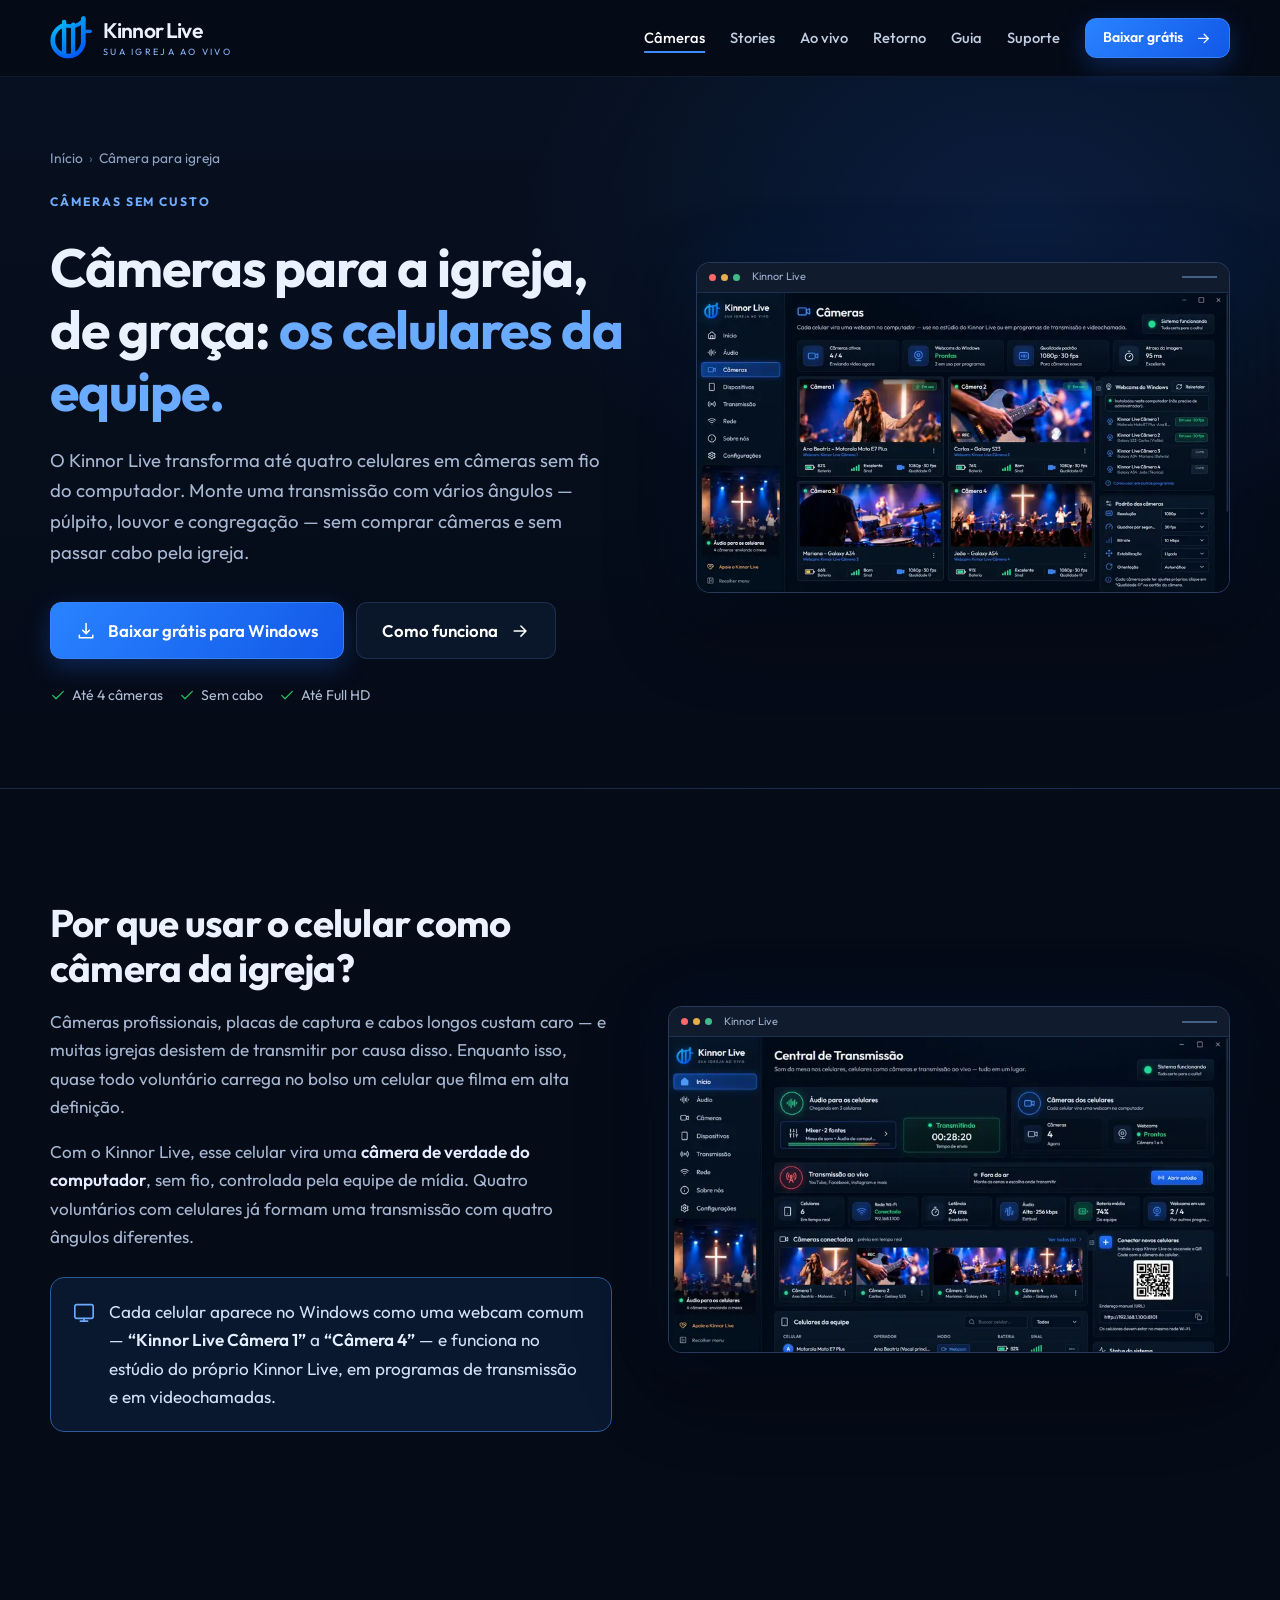
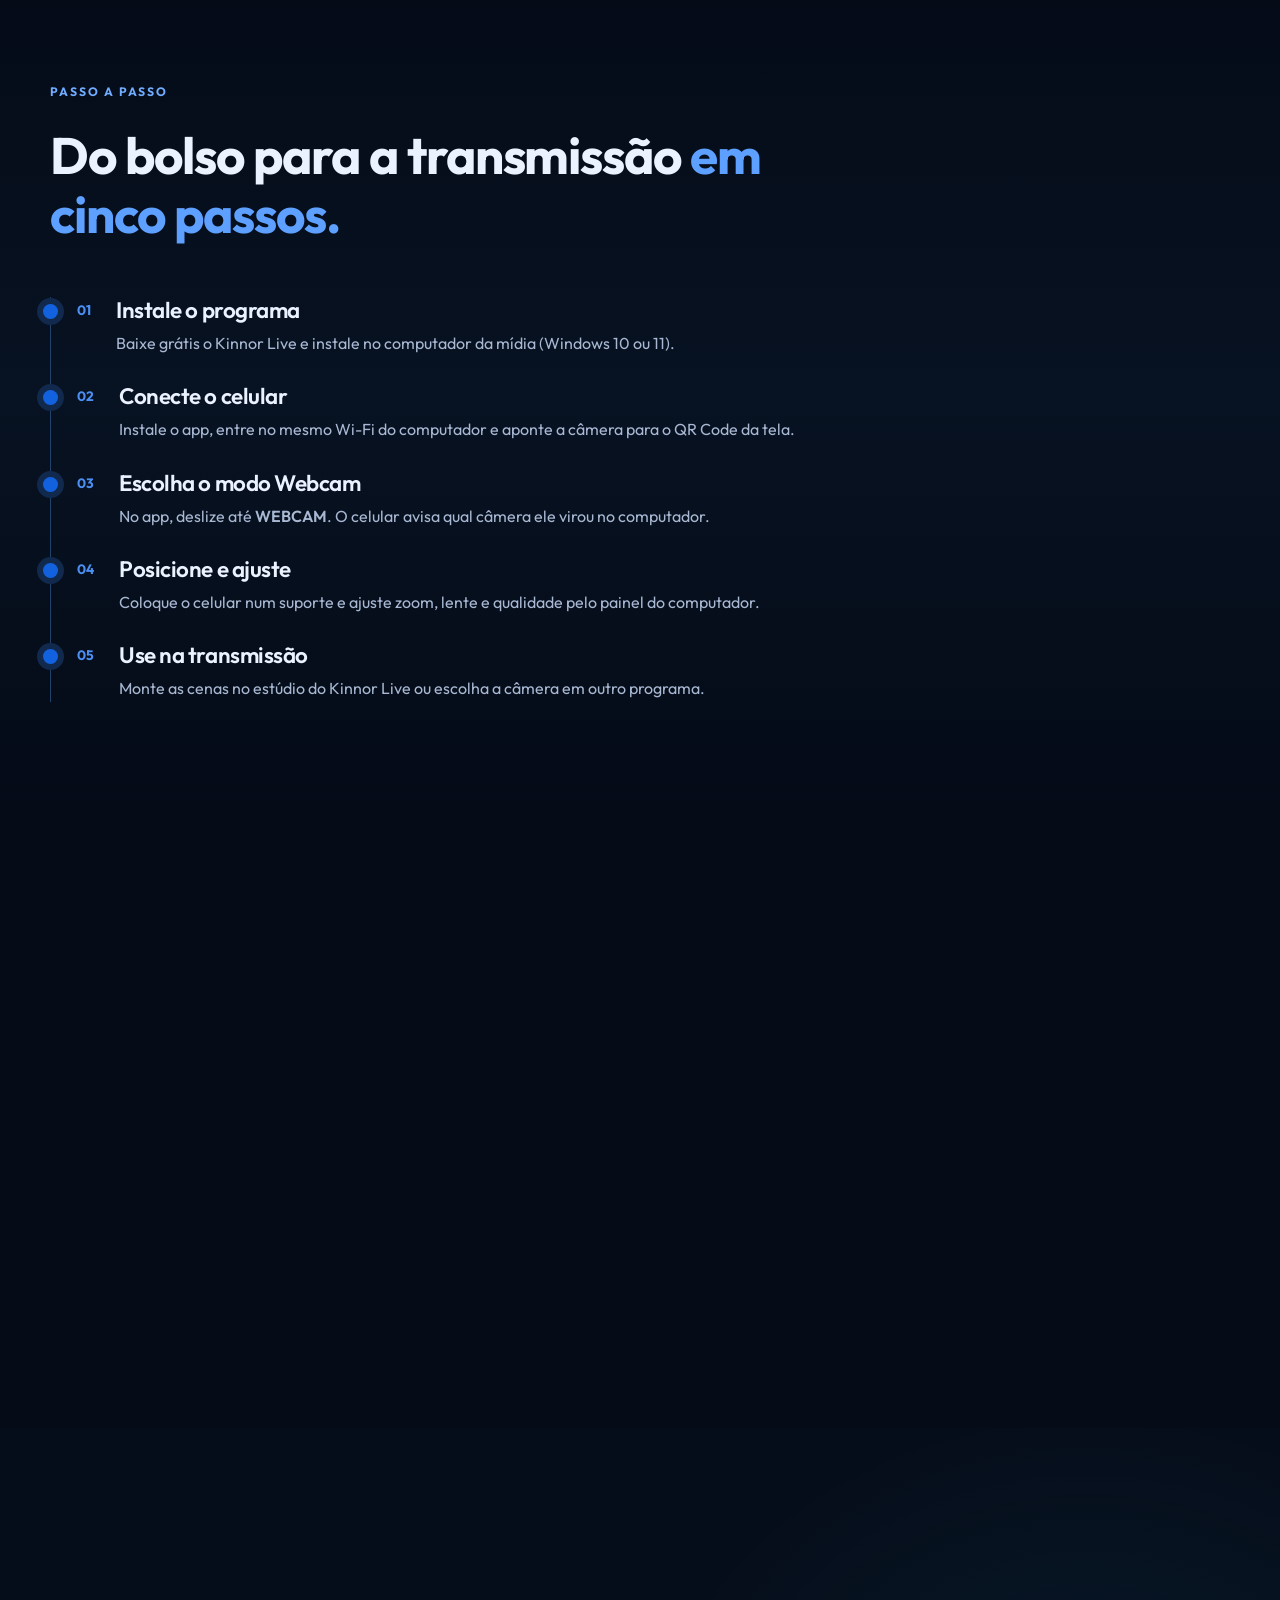
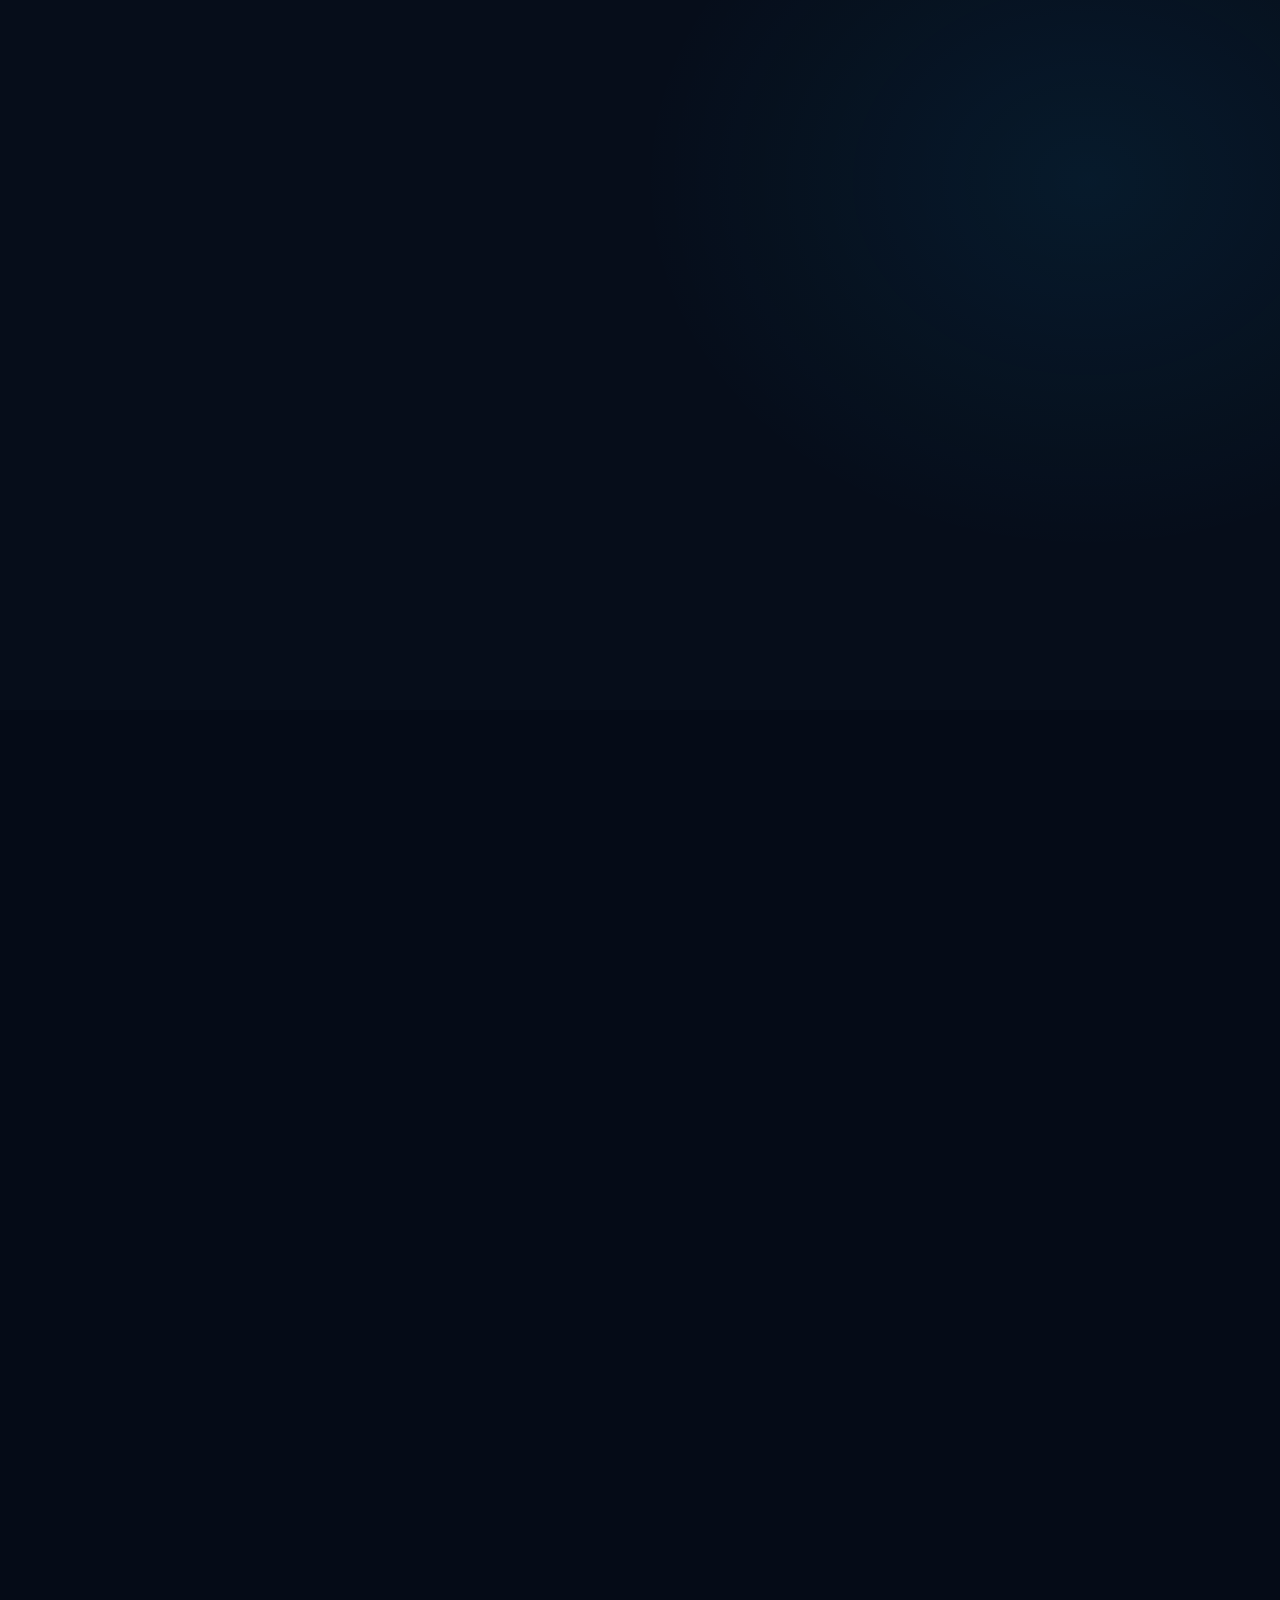
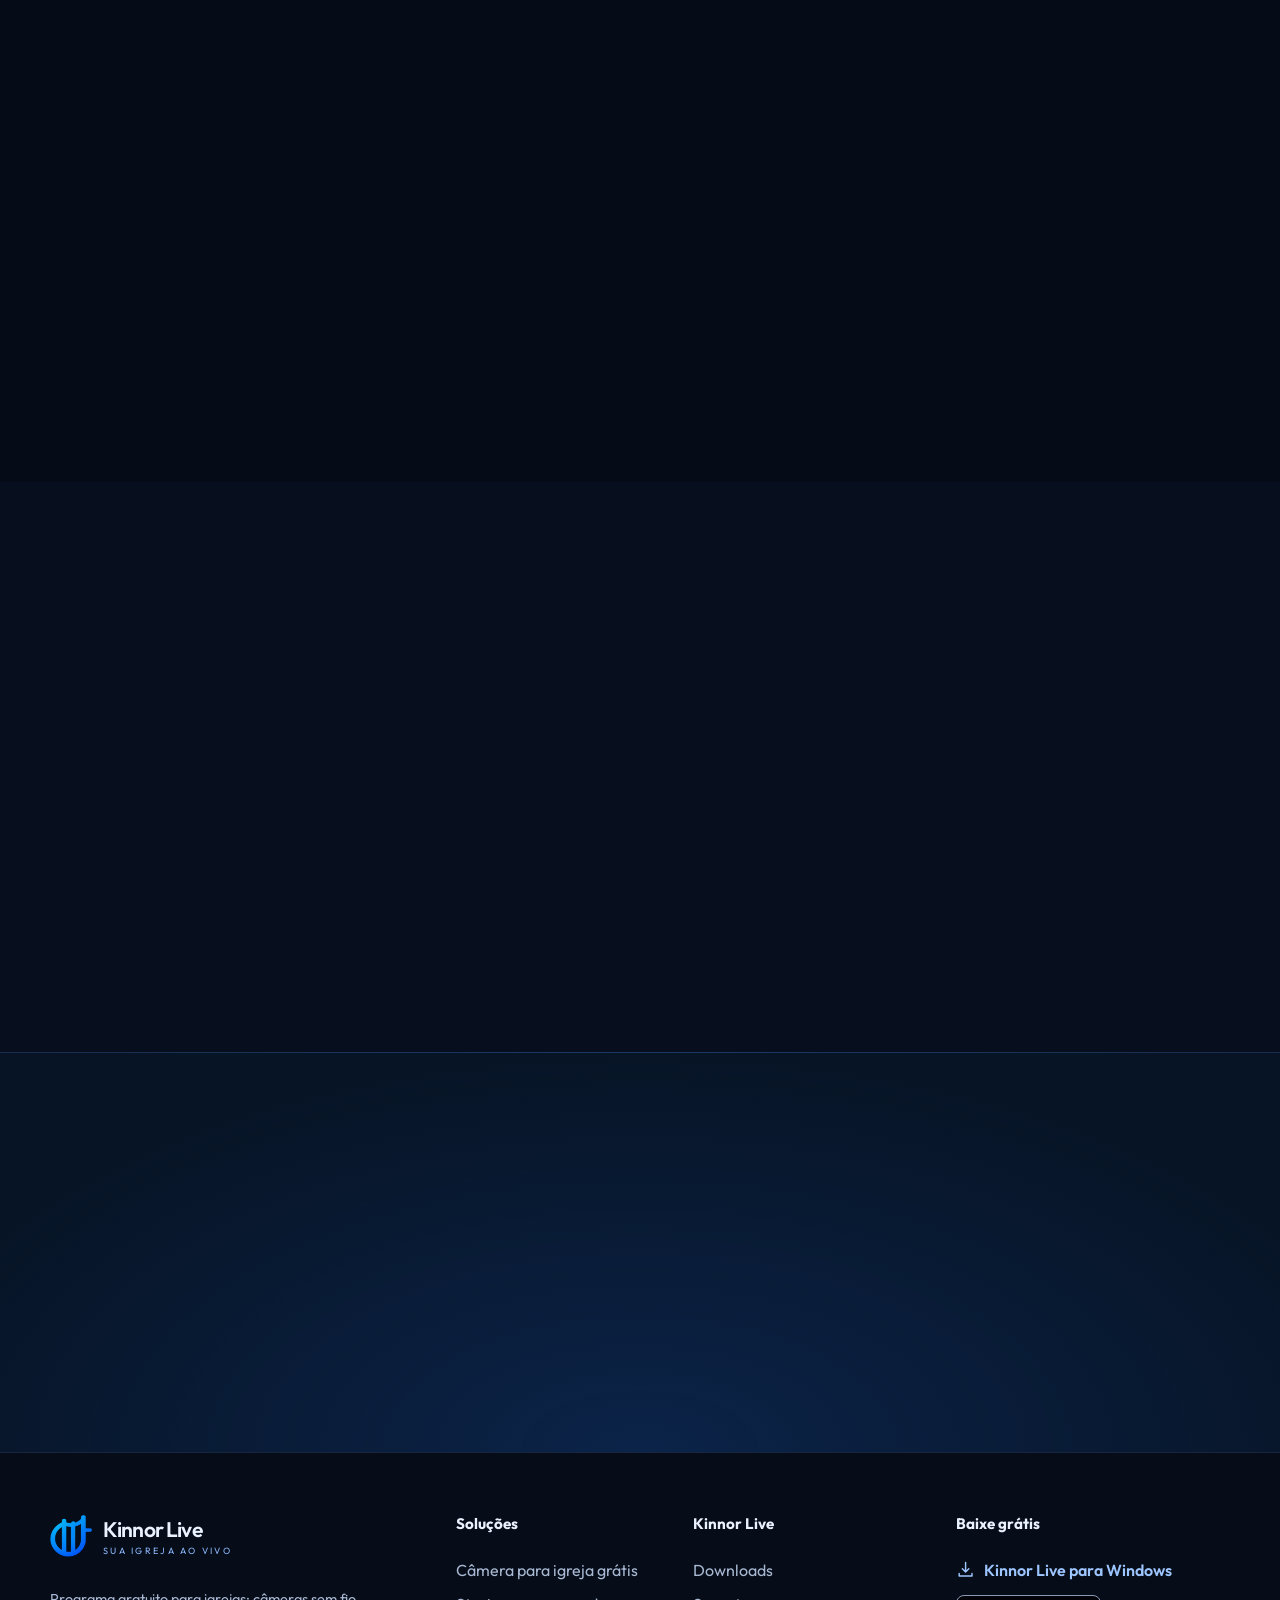
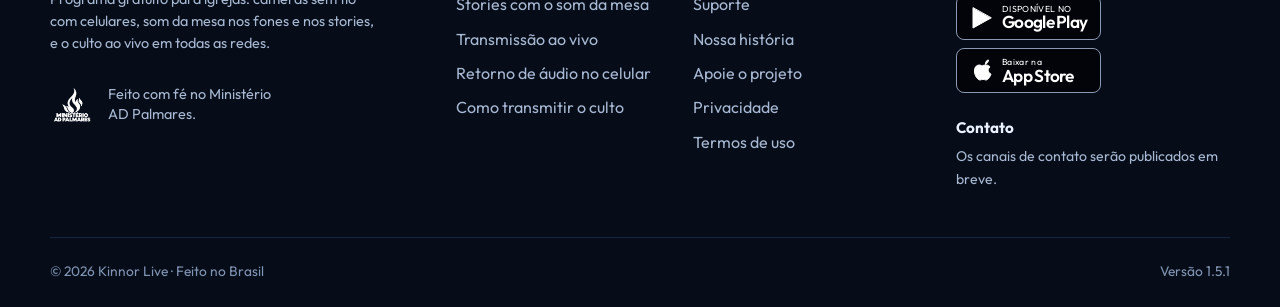
<file: public/camera-para-igreja.html>
<!doctype html>
<html lang="pt-BR">
  <head>
    <meta charset="utf-8" />
    <meta name="viewport" content="width=device-width,initial-scale=1" />
    <script>
      document.documentElement.classList.add("js");
      addEventListener("load", () => {
        if (!document.documentElement.classList.contains("js-ready"))
          document.documentElement.classList.remove("js");
      });
    </script>
    <title>Câmera para igreja grátis com celulares | Kinnor Live</title>
    <meta name="description" content="Use os celulares da equipe como câmeras sem fio da igreja: até 4 webcams no Windows, com zoom e qualidade controlados à distância. Grátis." />
    <link rel="canonical" href="https://kinnor-live.servidor-doacoes.workers.dev/camera-para-igreja" data-canonical />
    <meta name="robots" content="index,follow,max-image-preview:large" />
    <meta name="theme-color" content="#050b17" />
    <meta property="og:type" content="article" />
    <meta property="og:locale" content="pt_BR" />
    <meta property="og:site_name" content="Kinnor Live" />
    <meta property="og:title" content="Câmera para igreja grátis: os celulares da equipe viram câmeras" />
    <meta property="og:description" content="Até quatro celulares como câmeras sem fio do computador, para transmitir o culto com vários ângulos sem comprar câmeras." />
    <meta property="og:url" content="https://kinnor-live.servidor-doacoes.workers.dev/camera-para-igreja" data-og-url />
    <meta property="og:image" content="https://kinnor-live.servidor-doacoes.workers.dev/assets/img/og-kinnor-live.png" data-og-image />
    <meta property="og:image:width" content="1200" />
    <meta property="og:image:height" content="630" />
    <meta property="og:image:alt" content="Kinnor Live: sua igreja ao vivo" />
    <meta name="twitter:card" content="summary_large_image" />
    <meta name="twitter:title" content="Câmera para igreja grátis: os celulares da equipe viram câmeras" />
    <meta name="twitter:description" content="Até quatro celulares como câmeras sem fio do computador, para transmitir o culto com vários ângulos." />
    <meta name="twitter:image" content="https://kinnor-live.servidor-doacoes.workers.dev/assets/img/og-kinnor-live.png" data-og-image />
    <link rel="icon" href="favicon.ico" sizes="any" />
    <link rel="icon" type="image/svg+xml" href="assets/img/favicon.svg" />
    <link rel="apple-touch-icon" href="assets/img/icon-192.png" />
    <link rel="manifest" href="site.webmanifest" />
    <link rel="preload" href="assets/fonts/outfit-latin-400-normal.woff2" as="font" type="font/woff2" crossorigin />
    <link rel="preload" href="assets/fonts/outfit-latin-700-normal.woff2" as="font" type="font/woff2" crossorigin />
    <link rel="stylesheet" href="assets/css/site.css?v=4d19a9be42" data-asset />
    <script type="module" src="assets/js/main.js?v=4d19a9be42" data-asset></script>
    <script type="application/ld+json">
      {
        "@context": "https://schema.org",
        "@type": "BreadcrumbList",
        "itemListElement": [
          { "@type": "ListItem", "position": 1, "name": "Início", "item": "https://kinnor-live.servidor-doacoes.workers.dev/" },
          { "@type": "ListItem", "position": 2, "name": "Câmera para igreja grátis", "item": "https://kinnor-live.servidor-doacoes.workers.dev/camera-para-igreja" }
        ]
      }
    </script>
    <script type="application/ld+json" data-faq-schema>
      {"@context":"https://schema.org","@type":"FAQPage","mainEntity":[{"@type":"Question","name":"Preciso de cabo para usar o celular como câmera?","acceptedAnswer":{"@type":"Answer","text":"Não. A imagem vai do celular para o computador pelo Wi-Fi da igreja. Basta que os dois estejam na mesma rede."}},{"@type":"Question","name":"Quantos celulares podem ser câmeras ao mesmo tempo?","acceptedAnswer":{"@type":"Answer","text":"Até quatro celulares, que aparecem no Windows como Kinnor Live Câmera 1, 2, 3 e 4."}},{"@type":"Question","name":"A câmera do celular funciona em outros programas?","acceptedAnswer":{"@type":"Answer","text":"Sim. Ela aparece como uma webcam comum do Windows e pode ser escolhida em programas de transmissão e de videochamada, além do estúdio do próprio Kinnor Live."}},{"@type":"Question","name":"Qual é a qualidade da imagem?","acceptedAnswer":{"@type":"Answer","text":"Até 1080p (Full HD). Você ajusta a qualidade e os quadros por segundo de cada câmera; o resultado também depende do celular e do sinal do Wi-Fi."}},{"@type":"Question","name":"Funciona com iPhone?","acceptedAnswer":{"@type":"Answer","text":"O app para iPhone está chegando à App Store. Hoje o app funciona em celulares Android 10 ou superior."}},{"@type":"Question","name":"Quanto custa?","acceptedAnswer":{"@type":"Answer","text":"Nada. O Kinnor Live é gratuito para igrejas, sem mensalidade e sem marca d'água, e é mantido por ofertas voluntárias."}}]}
    </script>
  </head>
  <body>
    <!-- CABEÇALHO -->
    <a class="skip-link" href="#conteudo">Pular para o conteúdo</a>
    <header class="site-header">
      <div class="container header-inner">
        <a class="brand" href="./" aria-label="Kinnor Live — página inicial">
          <img src="assets/img/logo.webp" width="42" height="42" alt="" />
          <span><strong>Kinnor Live</strong><small>SUA IGREJA AO VIVO</small></span>
        </a>
        <button class="menu-button" type="button" aria-label="Abrir menu" aria-expanded="false" aria-controls="menu-principal" data-menu-button>
          <svg class="icon" aria-hidden="true"><use href="assets/img/icons.svg#menu"></use></svg>
        </button>
        <nav id="menu-principal" class="nav" aria-label="Navegação principal" data-nav>
          <a href="camera-para-igreja">Câmeras</a>
          <a href="stories-com-audio-da-mesa">Stories</a>
          <a href="transmissao-ao-vivo-para-igrejas">Ao vivo</a>
          <a href="retorno-de-audio-no-celular">Retorno</a>
          <a href="como-transmitir-culto-com-celular">Guia</a>
          <a href="suporte">Suporte</a>
          <a class="button button-sm" href="download">
            Baixar grátis
            <svg class="icon" aria-hidden="true"><use href="assets/img/icons.svg#arrow"></use></svg>
          </a>
        </nav>
      </div>
    </header>
    <!-- /CABEÇALHO -->

    <main id="conteudo">
      <section class="landing-hero">
        <div class="container landing-grid">
          <div>
            <ol class="breadcrumb">
              <li><a href="./">Início</a></li>
              <li aria-current="page">Câmera para igreja</li>
            </ol>
            <p class="eyebrow">CÂMERAS SEM CUSTO</p>
            <h1>Câmeras para a igreja, de graça: <em>os celulares da equipe.</em></h1>
            <p class="lead">
              O Kinnor Live transforma até quatro celulares em câmeras sem fio do
              computador. Monte uma transmissão com vários ângulos — púlpito,
              louvor e congregação — sem comprar câmeras e sem passar cabo pela
              igreja.
            </p>
            <div class="hero-actions">
              <a class="button button-lg" href="https://github.com/PierreSaloia/kinnor-live-site/releases/download/v1.5.1/KinnorLive-Setup-1.5.1.exe" data-smart-download>
                <svg class="icon" aria-hidden="true"><use href="assets/img/icons.svg#download"></use></svg>
                <span data-smart-label>Baixar grátis para Windows</span>
              </a>
              <a class="button button-ghost button-lg" href="#como-funciona">
                Como funciona
                <svg class="icon" aria-hidden="true"><use href="assets/img/icons.svg#arrow"></use></svg>
              </a>
            </div>
            <ul class="trust-line">
              <li><svg class="icon" aria-hidden="true"><use href="assets/img/icons.svg#check"></use></svg>Até 4 câmeras</li>
              <li><svg class="icon" aria-hidden="true"><use href="assets/img/icons.svg#check"></use></svg>Sem cabo</li>
              <li><svg class="icon" aria-hidden="true"><use href="assets/img/icons.svg#check"></use></svg>Até Full HD</li>
            </ul>
          </div>
          <div class="landing-visual">
            <div class="window-frame">
              <div class="window-bar"><span class="window-dots"><i></i><i></i><i></i></span><span>Kinnor Live</span><span class="window-line"></span></div>
              <img src="assets/img/cameras-1200.webp" srcset="assets/img/cameras-800.webp 800w, assets/img/cameras-1200.webp 1200w, assets/img/cameras-1672.webp 1672w" sizes="(max-width: 850px) 92vw, 46vw" width="1200" height="676" alt="Tela Câmeras do Kinnor Live com quatro celulares da equipe funcionando como webcams" fetchpriority="high" />
            </div>
          </div>
        </div>
      </section>

      <section class="section">
        <div class="container split">
          <div class="prose reveal">
            <h2>Por que usar o celular como câmera da igreja?</h2>
            <p>
              Câmeras profissionais, placas de captura e cabos longos custam
              caro — e muitas igrejas desistem de transmitir por causa disso.
              Enquanto isso, quase todo voluntário carrega no bolso um celular
              que filma em alta definição.
            </p>
            <p>
              Com o Kinnor Live, esse celular vira uma <strong>câmera de verdade
              do computador</strong>, sem fio, controlada pela equipe de mídia.
              Quatro voluntários com celulares já formam uma transmissão com
              quatro ângulos diferentes.
            </p>
            <div class="callout">
              <svg class="icon" aria-hidden="true"><use href="assets/img/icons.svg#monitor"></use></svg>
              <p>
                Cada celular aparece no Windows como uma webcam comum —
                <strong>“Kinnor Live Câmera 1”</strong> a <strong>“Câmera 4”</strong> —
                e funciona no estúdio do próprio Kinnor Live, em programas de
                transmissão e em videochamadas.
              </p>
            </div>
          </div>
          <div class="reveal">
            <div class="window-frame">
              <div class="window-bar"><span class="window-dots"><i></i><i></i><i></i></span><span>Kinnor Live</span><span class="window-line"></span></div>
              <img src="assets/img/home-1200.webp" srcset="assets/img/home-800.webp 800w, assets/img/home-1200.webp 1200w, assets/img/home-1672.webp 1672w" sizes="(max-width: 850px) 92vw, 46vw" width="1200" height="676" alt="Painel inicial do Kinnor Live mostrando as quatro câmeras conectadas" loading="lazy" decoding="async" />
            </div>
          </div>
        </div>
      </section>

      <section class="section how-section" id="como-funciona">
        <div class="container">
          <div class="section-heading reveal">
            <p class="eyebrow">PASSO A PASSO</p>
            <h2>Do bolso para a transmissão <span class="accent">em cinco passos.</span></h2>
          </div>
          <ol class="steps">
            <li class="step reveal"><span>01</span><div><h3>Instale o programa</h3><p>Baixe grátis o Kinnor Live e instale no computador da mídia (Windows 10 ou 11).</p></div></li>
            <li class="step reveal"><span>02</span><div><h3>Conecte o celular</h3><p>Instale o app, entre no mesmo Wi-Fi do computador e aponte a câmera para o QR Code da tela.</p></div></li>
            <li class="step reveal"><span>03</span><div><h3>Escolha o modo Webcam</h3><p>No app, deslize até <strong>WEBCAM</strong>. O celular avisa qual câmera ele virou no computador.</p></div></li>
            <li class="step reveal"><span>04</span><div><h3>Posicione e ajuste</h3><p>Coloque o celular num suporte e ajuste zoom, lente e qualidade pelo painel do computador.</p></div></li>
            <li class="step reveal"><span>05</span><div><h3>Use na transmissão</h3><p>Monte as cenas no estúdio do Kinnor Live ou escolha a câmera em outro programa.</p></div></li>
          </ol>
        </div>
      </section>

      <section class="section">
        <div class="container split reverse">
          <div class="prose reveal">
            <h2>Controle total, sem incomodar quem está filmando</h2>
            <p>
              O painel de dispositivos mostra cada celular da equipe com a
              função, a bateria e o sinal do Wi-Fi. Dali você ajusta a câmera à
              distância, sem pedir para o voluntário mexer no aparelho durante o
              culto.
            </p>
            <ul>
              <li><strong>Zoom e troca de lente</strong>, para abrir ou fechar o plano.</li>
              <li><strong>Qualidade até 1080p</strong> e quadros por segundo ajustáveis por câmera.</li>
              <li><strong>Bateria e sinal</strong> de cada celular, para agir antes de um problema.</li>
              <li><strong>Troca de função</strong>: o mesmo celular pode virar câmera, gravar stories ou tocar o retorno.</li>
            </ul>
          </div>
          <div class="reveal">
            <div class="window-frame">
              <div class="window-bar"><span class="window-dots"><i></i><i></i><i></i></span><span>Kinnor Live</span><span class="window-line"></span></div>
              <img src="assets/img/devices-1200.webp" srcset="assets/img/devices-800.webp 800w, assets/img/devices-1200.webp 1200w, assets/img/devices-1672.webp 1672w" sizes="(max-width: 850px) 92vw, 46vw" width="1200" height="676" alt="Painel Dispositivos do Kinnor Live com a função, a bateria e o sinal de cada celular" loading="lazy" decoding="async" />
            </div>
          </div>
        </div>
      </section>

      <section class="section stories-section">
        <div class="container">
          <div class="section-heading reveal">
            <p class="eyebrow">IDEIAS PARA O CULTO</p>
            <h2>Onde posicionar as <span class="accent">câmeras da igreja.</span></h2>
            <p>Com quatro celulares você cobre o culto inteiro. Uma sugestão para começar:</p>
          </div>
          <div class="use-grid">
            <article class="card reveal">
              <div class="feature-icon blue"><svg class="icon" aria-hidden="true"><use href="assets/img/icons.svg#mic"></use></svg></div>
              <h3>Câmera 1 · Púlpito</h3>
              <p>Plano fechado em quem prega. É a câmera que mais aparece na transmissão.</p>
            </article>
            <article class="card reveal">
              <div class="feature-icon cyan"><svg class="icon" aria-hidden="true"><use href="assets/img/icons.svg#audio"></use></svg></div>
              <h3>Câmera 2 · Louvor</h3>
              <p>A banda e o ministério de louvor, de frente ou de lado do palco.</p>
            </article>
            <article class="card reveal">
              <div class="feature-icon amber"><svg class="icon" aria-hidden="true"><use href="assets/img/icons.svg#users"></use></svg></div>
              <h3>Câmera 3 · Plano geral</h3>
              <p>Do fundo do templo, mostrando a igreja reunida. Ótima para abertura e encerramento.</p>
            </article>
            <article class="card reveal">
              <div class="feature-icon red"><svg class="icon" aria-hidden="true"><use href="assets/img/icons.svg#camera"></use></svg></div>
              <h3>Câmera 4 · Detalhes</h3>
              <p>Instrumentos, batismos, Santa Ceia, apresentações: o celular na mão de um voluntário.</p>
            </article>
            <article class="card reveal">
              <div class="feature-icon blue"><svg class="icon" aria-hidden="true"><use href="assets/img/icons.svg#broadcast"></use></svg></div>
              <h3>Vertical para os Reels</h3>
              <p>Uma câmera na vertical alimenta a live do Instagram e do TikTok ao mesmo tempo.</p>
            </article>
            <article class="card reveal">
              <div class="feature-icon cyan"><svg class="icon" aria-hidden="true"><use href="assets/img/icons.svg#sparkles"></use></svg></div>
              <h3>Mais celulares, mais funções</h3>
              <p>Outros celulares da equipe gravam stories com o som da mesa ou tocam o retorno.</p>
            </article>
          </div>
        </div>
      </section>

      <section class="section">
        <div class="container prose reveal">
          <h2>Dicas para uma imagem melhor</h2>
          <ul>
            <li><strong>Use suporte ou tripé.</strong> Imagem firme parece muito mais profissional.</li>
            <li><strong>Deixe o celular carregando.</strong> Uma extensão perto de cada câmera evita surpresas no fim do culto.</li>
            <li><strong>Limpe a lente</strong> antes de começar: marca de dedo deixa a imagem embaçada.</li>
            <li><strong>Luz de frente para quem aparece.</strong> Evite filmar contra janelas e contra o telão.</li>
            <li><strong>Wi-Fi forte perto das câmeras.</strong> Computador e celulares na mesma rede, com bom sinal.</li>
            <li><strong>Evite ligações no meio do culto:</strong> ative o modo avião e ligue só o Wi-Fi.</li>
          </ul>
          <p>Quer montar tudo do zero? Veja o <a href="como-transmitir-culto-com-celular">guia de como transmitir o culto com celular</a>.</p>
        </div>
      </section>

      <section class="section faq-section landing-faq" id="perguntas">
        <div class="container">
          <div class="section-heading reveal">
            <p class="eyebrow">DÚVIDAS FREQUENTES</p>
            <h2>Perguntas sobre <span class="accent">celular como câmera.</span></h2>
          </div>
          <div class="faq-list" data-faq>
            <details>
              <summary>Preciso de cabo para usar o celular como câmera?</summary>
              <p>Não. A imagem vai do celular para o computador pelo Wi-Fi da igreja. Basta que os dois estejam na mesma rede.</p>
            </details>
            <details>
              <summary>Quantos celulares podem ser câmeras ao mesmo tempo?</summary>
              <p>Até quatro celulares, que aparecem no Windows como Kinnor Live Câmera 1, 2, 3 e 4.</p>
            </details>
            <details>
              <summary>A câmera do celular funciona em outros programas?</summary>
              <p>Sim. Ela aparece como uma webcam comum do Windows e pode ser escolhida em programas de transmissão e de videochamada, além do estúdio do próprio Kinnor Live.</p>
            </details>
            <details>
              <summary>Qual é a qualidade da imagem?</summary>
              <p>Até 1080p (Full HD). Você ajusta a qualidade e os quadros por segundo de cada câmera; o resultado também depende do celular e do sinal do Wi-Fi.</p>
            </details>
            <details>
              <summary>Funciona com iPhone?</summary>
              <p>O app para iPhone está chegando à App Store. Hoje o app funciona em celulares Android 10 ou superior.</p>
            </details>
            <details>
              <summary>Quanto custa?</summary>
              <p>Nada. O Kinnor Live é gratuito para igrejas, sem mensalidade e sem marca d'água, e é mantido por ofertas voluntárias.</p>
            </details>
          </div>
        </div>
      </section>

      <section class="section related">
        <div class="container">
          <div class="section-heading reveal">
            <p class="eyebrow">CONTINUE LENDO</p>
            <h2>Mais do Kinnor Live <span class="accent">para a sua igreja.</span></h2>
          </div>
          <div class="related-grid">
            <a class="card reveal" href="transmissao-ao-vivo-para-igrejas"><strong>Transmissão ao vivo</strong><span>Use as câmeras em uma live para todas as redes ao mesmo tempo.</span></a>
            <a class="card reveal" href="stories-com-audio-da-mesa"><strong>Stories com o som da mesa</strong><span>Vídeos do culto com áudio limpo, direto da mesa de som.</span></a>
            <a class="card reveal" href="como-transmitir-culto-com-celular"><strong>Guia passo a passo</strong><span>Como transmitir o culto usando celulares, do cabo ao ao vivo.</span></a>
          </div>
        </div>
      </section>

      <section class="section final-cta">
        <div class="container final-inner reveal">
          <div>
            <p class="eyebrow">COMECE HOJE</p>
            <h2>As câmeras da sua igreja <span class="accent">já estão no bolso da equipe.</span></h2>
            <p>Baixe o Kinnor Live grátis e conecte o primeiro celular em poucos minutos.</p>
          </div>
          <a class="button button-lg" href="download">
            Baixar grátis
            <svg class="icon" aria-hidden="true"><use href="assets/img/icons.svg#arrow"></use></svg>
          </a>
        </div>
      </section>
    </main>

    <!-- RODAPÉ -->
    <footer class="site-footer">
      <div class="container footer-grid">
        <div class="footer-about">
          <a class="brand" href="./" aria-label="Kinnor Live — página inicial">
            <img src="assets/img/logo.webp" width="42" height="42" alt="" loading="lazy" />
            <span><strong>Kinnor Live</strong><small>SUA IGREJA AO VIVO</small></span>
          </a>
          <p class="footer-pitch">Programa gratuito para igrejas: câmeras sem fio com celulares, som da mesa nos fones e nos stories, e o culto ao vivo em todas as redes.</p>
          <div class="footer-ministry">
            <img src="assets/img/ministerio.webp" width="48" height="48" loading="lazy" alt="Logo do Ministério AD Palmares" />
            <p>Feito com fé no Ministério AD Palmares.</p>
          </div>
        </div>
        <div class="footer-links">
          <h2>Soluções</h2>
          <a href="camera-para-igreja">Câmera para igreja grátis</a>
          <a href="stories-com-audio-da-mesa">Stories com o som da mesa</a>
          <a href="transmissao-ao-vivo-para-igrejas">Transmissão ao vivo</a>
          <a href="retorno-de-audio-no-celular">Retorno de áudio no celular</a>
          <a href="como-transmitir-culto-com-celular">Como transmitir o culto</a>
        </div>
        <div class="footer-links">
          <h2>Kinnor Live</h2>
          <a href="download">Downloads</a>
          <a href="suporte">Suporte</a>
          <a href="./#sobre">Nossa história</a>
          <a href="./#apoie">Apoie o projeto</a>
          <a href="privacidade">Privacidade</a>
          <a href="termos">Termos de uso</a>
          <button type="button" class="footer-cookie" data-cookie-settings hidden>Preferências de cookies</button>
        </div>
        <div class="footer-downloads">
          <h2>Baixe grátis</h2>
          <a class="footer-win-link" href="https://github.com/PierreSaloia/kinnor-live-site/releases/download/v1.5.1/KinnorLive-Setup-1.5.1.exe" data-win-download>
            <svg class="icon" aria-hidden="true"><use href="assets/img/icons.svg#download"></use></svg>
            Kinnor Live para Windows
          </a>
          <a class="store-badge" href="download#android" data-store="android" aria-label="Disponível no Google Play">
            <svg class="icon" aria-hidden="true"><use href="assets/img/icons.svg#play"></use></svg>
            <span><small>DISPONÍVEL NO</small><strong>Google Play</strong></span>
          </a>
          <a class="store-badge" href="download#iphone" data-store="ios" aria-label="Baixar na App Store">
            <svg class="icon" aria-hidden="true"><use href="assets/img/icons.svg#apple"></use></svg>
            <span><small>Baixar na</small><strong>App Store</strong></span>
          </a>
          <h2 class="footer-contact-title">Contato</h2>
          <div class="footer-contact" data-contact data-contact-context="footer">Os canais de contato serão publicados em breve.</div>
        </div>
      </div>
      <div class="container footer-bottom">
        <span>© <span data-year>2026</span> Kinnor Live · Feito no Brasil</span>
        <span>Versão <span data-version>1.5.1</span></span>
      </div>
    </footer>

    <div class="download-toast" role="status" aria-live="polite" data-download-toast hidden>
      <span>Seu download começou.</span>
      <a href="download#instalar">Ver como instalar</a>
      <button type="button" aria-label="Fechar aviso" data-toast-close>×</button>
    </div>

    <div class="cookie-banner" role="region" aria-label="Aviso de cookies" data-cookie-banner hidden>
      <p>Usamos cookies do Google Analytics para entender, de forma agregada, como o site é usado. Você escolhe. <a href="privacidade#cookies">Saiba mais</a>.</p>
      <div>
        <button type="button" class="button button-sm button-ghost" data-cookie-choice="recusado">Recusar</button>
        <button type="button" class="button button-sm" data-cookie-choice="aceito">Aceitar</button>
      </div>
    </div>

    <dialog class="store-dialog" data-store-dialog aria-labelledby="dialog-title" aria-describedby="dialog-text">
      <div class="dialog-inner">
        <button type="button" class="dialog-close" aria-label="Fechar" data-dialog-close>×</button>
        <div class="dialog-icon"><svg class="icon" aria-hidden="true"><use href="assets/img/icons.svg#download"></use></svg></div>
        <h2 id="dialog-title" data-dialog-title>Em breve</h2>
        <p id="dialog-text" data-dialog-text></p>
        <a class="button" href="https://github.com/PierreSaloia/kinnor-live-site/releases/download/v1.5.1/KinnorLive-Android-1.5.1.apk" data-apk-download data-dialog-apk>
          Instalar o app Android direto
          <svg class="icon" aria-hidden="true"><use href="assets/img/icons.svg#download"></use></svg>
        </a>
        <button type="button" class="text-button" data-dialog-close>Entendi</button>
      </div>
    </dialog>
    <!-- /RODAPÉ -->
  </body>
</html>
</file>
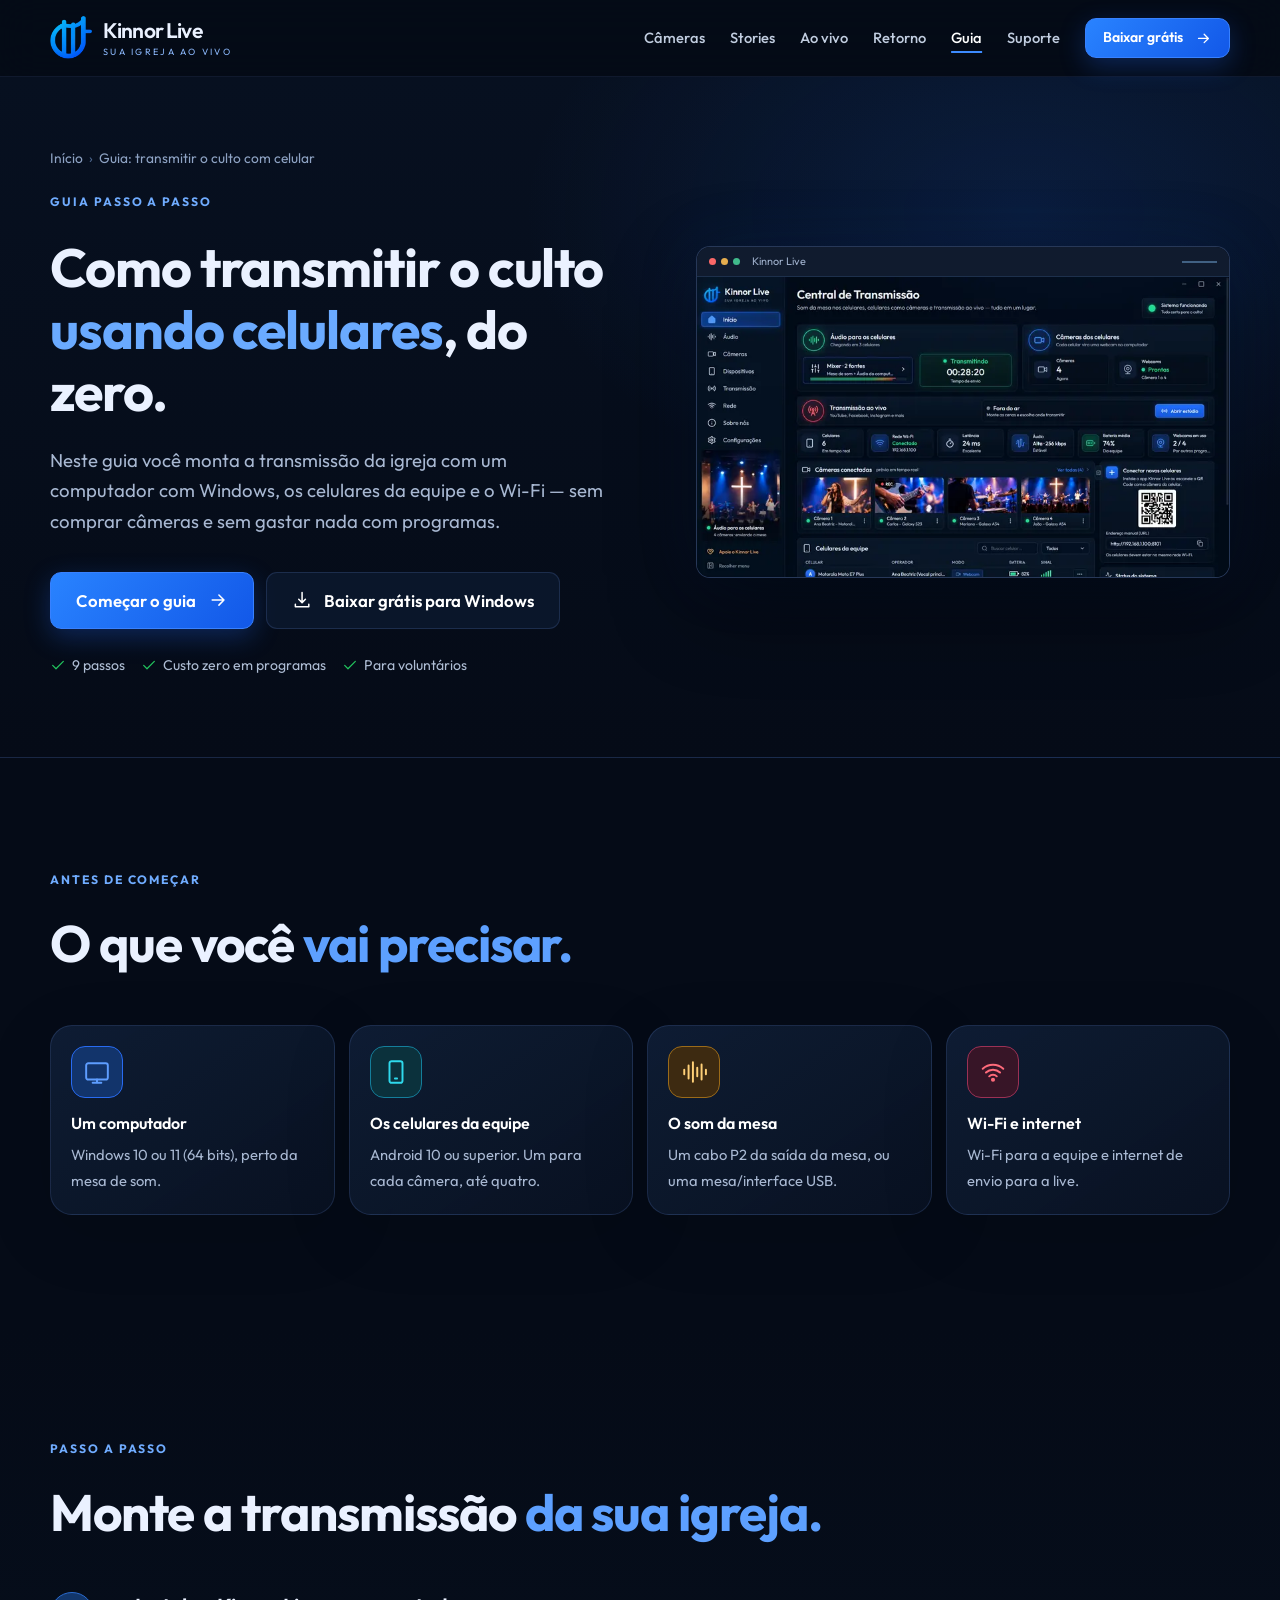
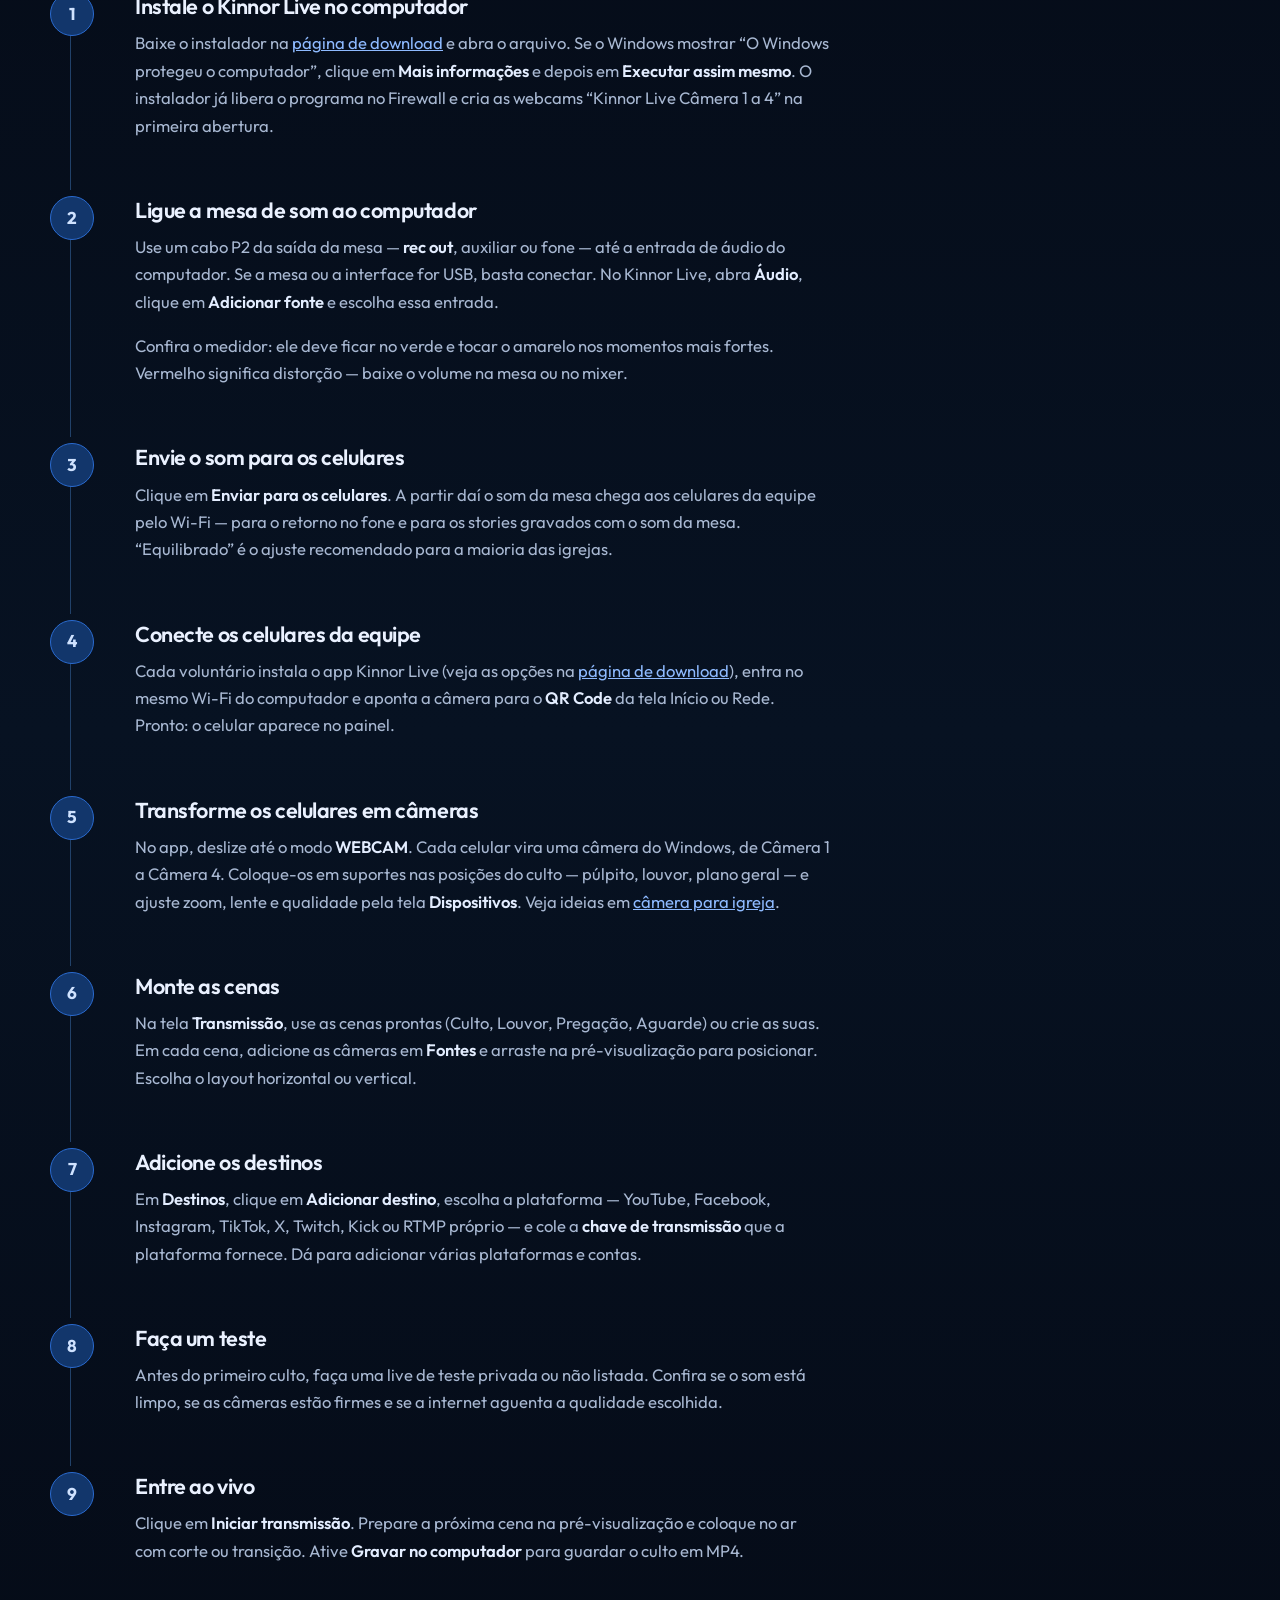
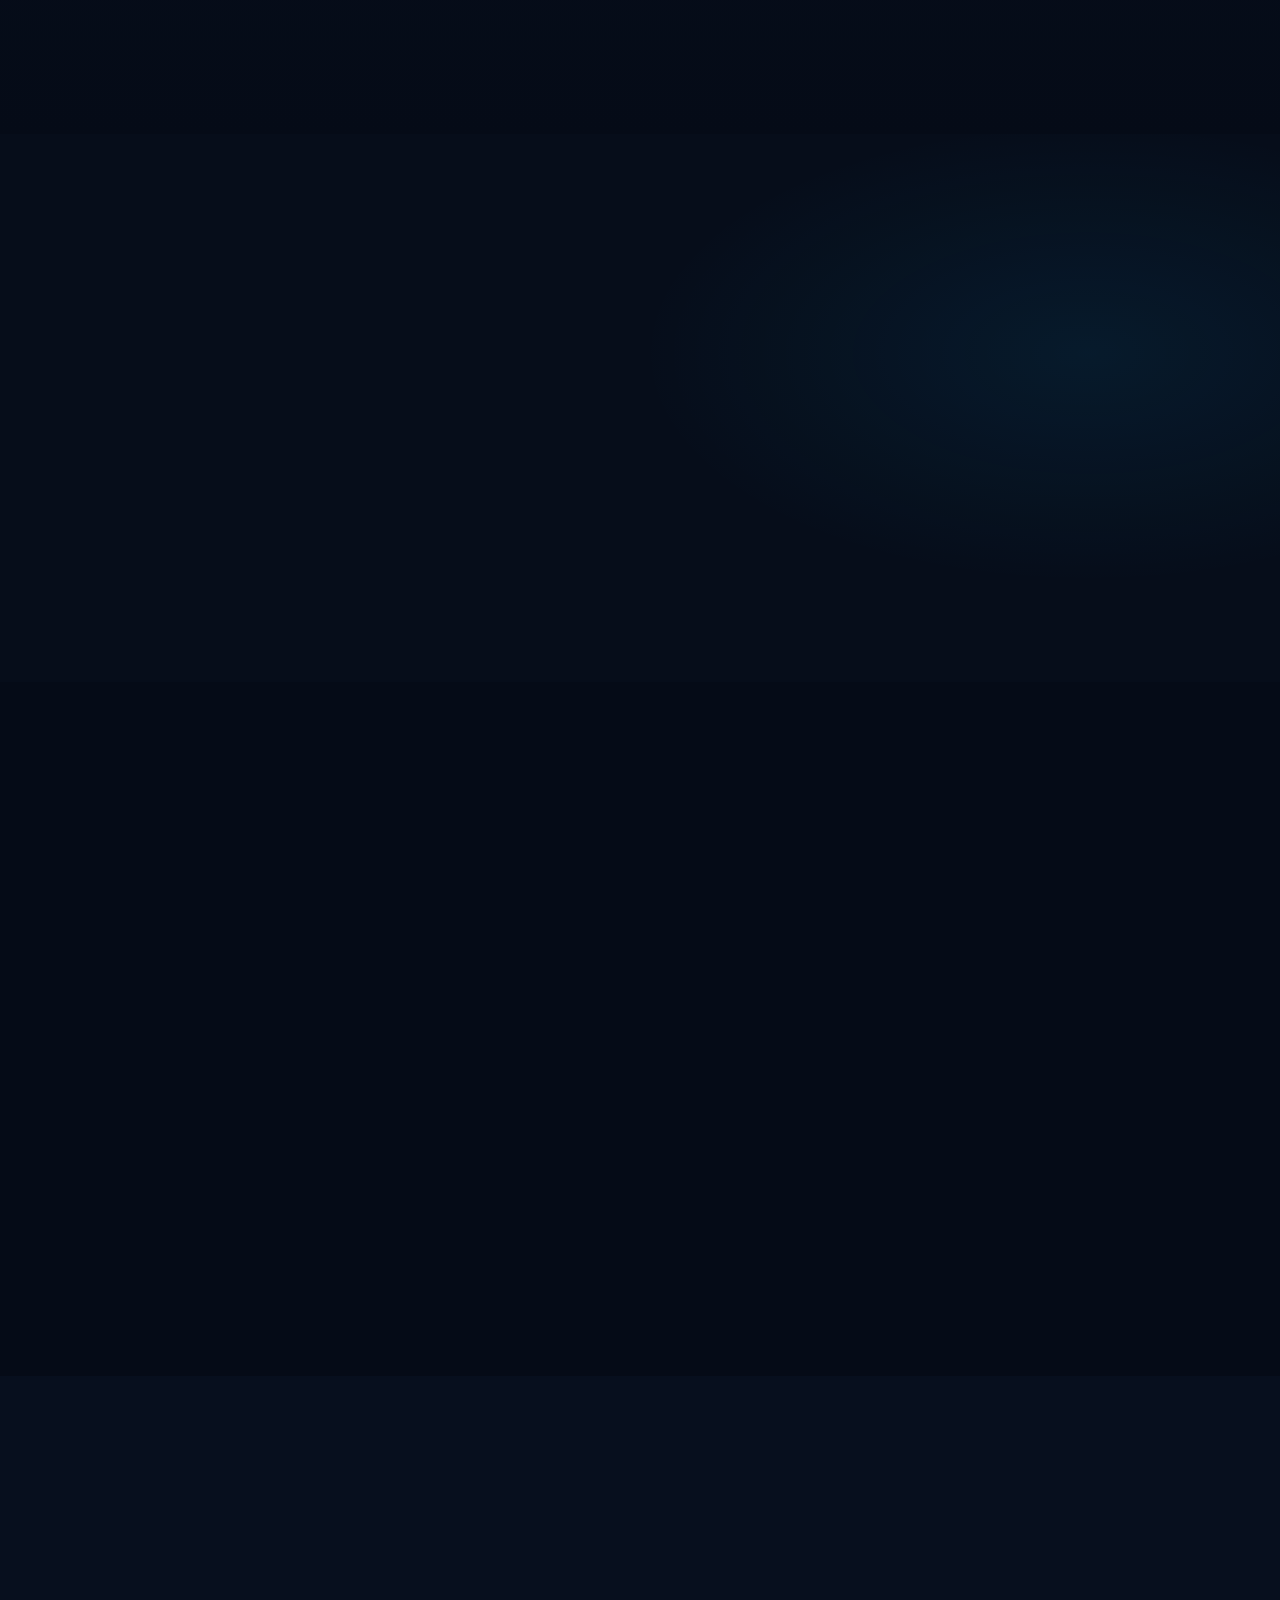
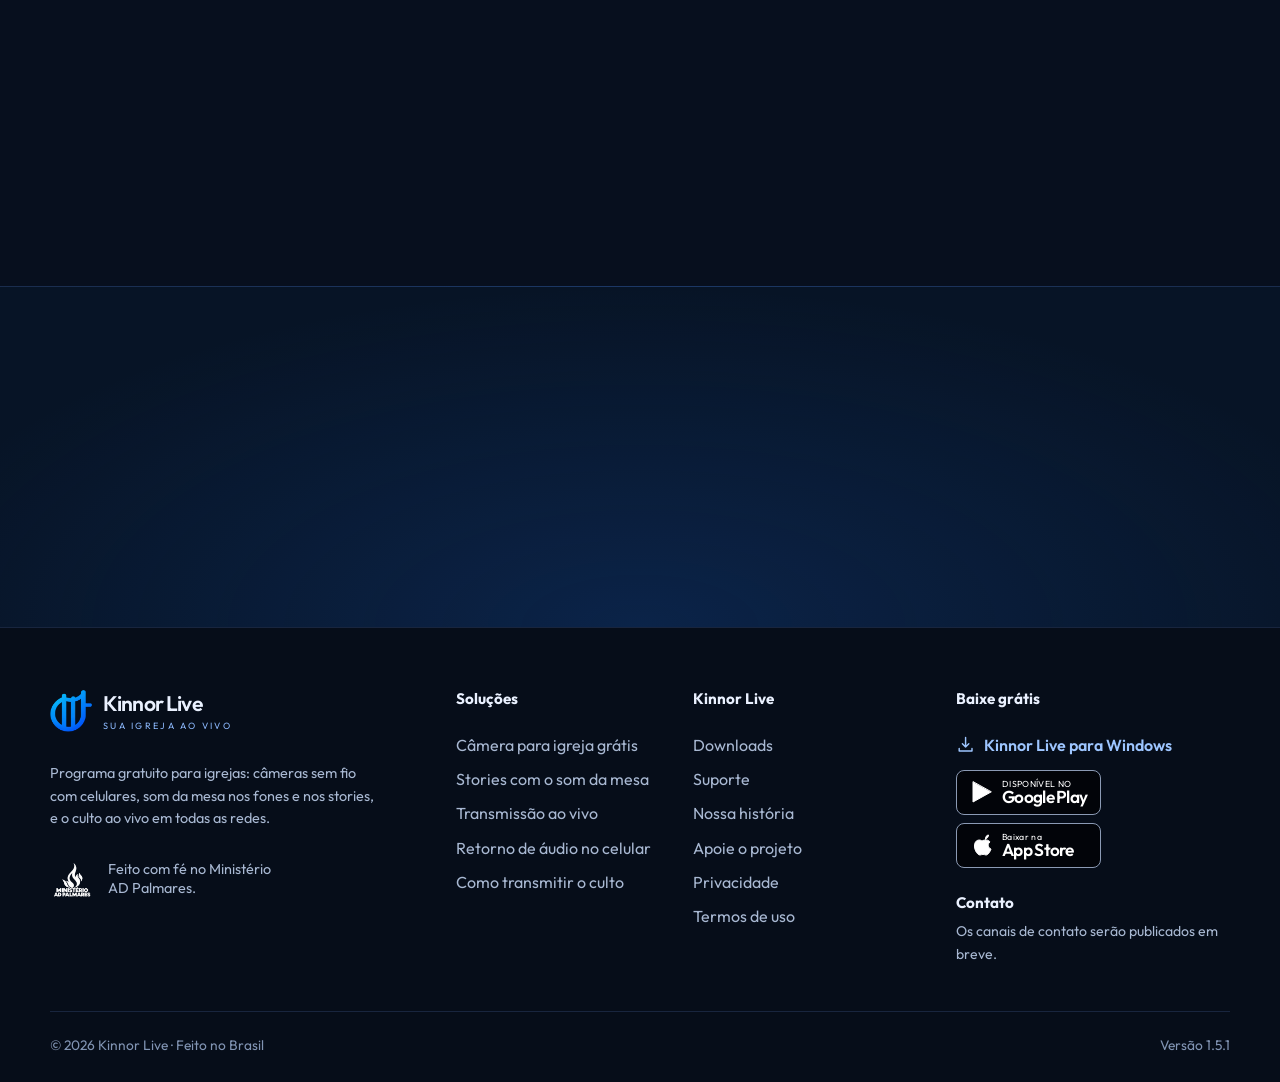
<file: public/como-transmitir-culto-com-celular.html>
<!doctype html>
<html lang="pt-BR">
  <head>
    <meta charset="utf-8" />
    <meta name="viewport" content="width=device-width,initial-scale=1" />
    <script>
      document.documentElement.classList.add("js");
      addEventListener("load", () => {
        if (!document.documentElement.classList.contains("js-ready"))
          document.documentElement.classList.remove("js");
      });
    </script>
    <title>Como transmitir o culto com celular: guia passo a passo</title>
    <meta name="description" content="Guia gratuito para transmitir o culto ao vivo usando os celulares da equipe como câmeras e o som da mesa. Do cabo da mesa ao botão ao vivo, em 9 passos." />
    <link rel="canonical" href="https://kinnor-live.servidor-doacoes.workers.dev/como-transmitir-culto-com-celular" data-canonical />
    <meta name="robots" content="index,follow,max-image-preview:large" />
    <meta name="theme-color" content="#050b17" />
    <meta property="og:type" content="article" />
    <meta property="og:locale" content="pt_BR" />
    <meta property="og:site_name" content="Kinnor Live" />
    <meta property="og:title" content="Como transmitir o culto com celular: guia passo a passo" />
    <meta property="og:description" content="Monte a transmissão da igreja com um computador, os celulares da equipe e o Wi-Fi — sem comprar câmeras." />
    <meta property="og:url" content="https://kinnor-live.servidor-doacoes.workers.dev/como-transmitir-culto-com-celular" data-og-url />
    <meta property="og:image" content="https://kinnor-live.servidor-doacoes.workers.dev/assets/img/og-kinnor-live.png" data-og-image />
    <meta property="og:image:width" content="1200" />
    <meta property="og:image:height" content="630" />
    <meta property="og:image:alt" content="Kinnor Live: sua igreja ao vivo" />
    <meta name="twitter:card" content="summary_large_image" />
    <meta name="twitter:title" content="Como transmitir o culto com celular: guia passo a passo" />
    <meta name="twitter:description" content="Monte a transmissão da igreja com um computador, os celulares da equipe e o Wi-Fi." />
    <meta name="twitter:image" content="https://kinnor-live.servidor-doacoes.workers.dev/assets/img/og-kinnor-live.png" data-og-image />
    <link rel="icon" href="favicon.ico" sizes="any" />
    <link rel="icon" type="image/svg+xml" href="assets/img/favicon.svg" />
    <link rel="apple-touch-icon" href="assets/img/icon-192.png" />
    <link rel="manifest" href="site.webmanifest" />
    <link rel="preload" href="assets/fonts/outfit-latin-400-normal.woff2" as="font" type="font/woff2" crossorigin />
    <link rel="preload" href="assets/fonts/outfit-latin-700-normal.woff2" as="font" type="font/woff2" crossorigin />
    <link rel="stylesheet" href="assets/css/site.css?v=4d19a9be42" data-asset />
    <script type="module" src="assets/js/main.js?v=4d19a9be42" data-asset></script>
    <script type="application/ld+json">
      {
        "@context": "https://schema.org",
        "@graph": [
          {
            "@type": "BreadcrumbList",
            "itemListElement": [
              { "@type": "ListItem", "position": 1, "name": "Início", "item": "https://kinnor-live.servidor-doacoes.workers.dev/" },
              { "@type": "ListItem", "position": 2, "name": "Como transmitir o culto com celular", "item": "https://kinnor-live.servidor-doacoes.workers.dev/como-transmitir-culto-com-celular" }
            ]
          },
          {
            "@type": "HowTo",
            "name": "Como transmitir o culto ao vivo usando celulares como câmeras",
            "description": "Passo a passo para transmitir o culto com os celulares da equipe como câmeras sem fio, o som da mesa e o Kinnor Live, programa gratuito para Windows.",
            "inLanguage": "pt-BR",
            "totalTime": "PT1H",
            "estimatedCost": { "@type": "MonetaryAmount", "currency": "BRL", "value": "0" },
            "supply": [
              { "@type": "HowToSupply", "name": "Cabo P2 ou mesa/interface de áudio USB" }
            ],
            "tool": [
              { "@type": "HowToTool", "name": "Computador com Windows 10 ou 11 (64 bits)" },
              { "@type": "HowToTool", "name": "Celulares Android 10 ou superior" },
              { "@type": "HowToTool", "name": "Rede Wi-Fi da igreja" },
              { "@type": "HowToTool", "name": "Kinnor Live (gratuito)" }
            ],
            "step": [
              { "@type": "HowToStep", "position": 1, "name": "Instale o Kinnor Live no computador", "url": "https://kinnor-live.servidor-doacoes.workers.dev/como-transmitir-culto-com-celular#passo-1", "text": "Baixe grátis o Kinnor Live e instale no computador da mídia com Windows 10 ou 11." },
              { "@type": "HowToStep", "position": 2, "name": "Ligue a mesa de som ao computador", "url": "https://kinnor-live.servidor-doacoes.workers.dev/como-transmitir-culto-com-celular#passo-2", "text": "Use um cabo P2 da saída da mesa até a entrada de áudio do computador, ou conecte uma mesa ou interface USB, e adicione a fonte no mixer." },
              { "@type": "HowToStep", "position": 3, "name": "Envie o som para os celulares", "url": "https://kinnor-live.servidor-doacoes.workers.dev/como-transmitir-culto-com-celular#passo-3", "text": "No mixer, clique em Enviar para os celulares para levar o som da mesa à equipe pelo Wi-Fi." },
              { "@type": "HowToStep", "position": 4, "name": "Conecte os celulares da equipe", "url": "https://kinnor-live.servidor-doacoes.workers.dev/como-transmitir-culto-com-celular#passo-4", "text": "Instale o app, coloque os celulares no mesmo Wi-Fi do computador e escaneie o QR Code da tela." },
              { "@type": "HowToStep", "position": 5, "name": "Transforme os celulares em câmeras", "url": "https://kinnor-live.servidor-doacoes.workers.dev/como-transmitir-culto-com-celular#passo-5", "text": "No app, escolha o modo Webcam. Cada celular vira uma câmera do Windows, de Câmera 1 a Câmera 4." },
              { "@type": "HowToStep", "position": 6, "name": "Monte as cenas", "url": "https://kinnor-live.servidor-doacoes.workers.dev/como-transmitir-culto-com-celular#passo-6", "text": "Na tela Transmissão, crie as cenas do culto e posicione as câmeras na pré-visualização." },
              { "@type": "HowToStep", "position": 7, "name": "Adicione os destinos", "url": "https://kinnor-live.servidor-doacoes.workers.dev/como-transmitir-culto-com-celular#passo-7", "text": "Em Destinos, adicione YouTube, Facebook, Instagram ou outras plataformas com a chave de transmissão de cada uma." },
              { "@type": "HowToStep", "position": 8, "name": "Faça um teste", "url": "https://kinnor-live.servidor-doacoes.workers.dev/como-transmitir-culto-com-celular#passo-8", "text": "Faça uma transmissão de teste privada antes do culto para conferir som e imagem." },
              { "@type": "HowToStep", "position": 9, "name": "Entre ao vivo", "url": "https://kinnor-live.servidor-doacoes.workers.dev/como-transmitir-culto-com-celular#passo-9", "text": "Clique em Iniciar transmissão e troque as cenas durante o culto." }
            ]
          }
        ]
      }
    </script>
    <script type="application/ld+json" data-faq-schema>
      {"@context":"https://schema.org","@type":"FAQPage","mainEntity":[{"@type":"Question","name":"Dá para transmitir o culto só com celular?","acceptedAnswer":{"@type":"Answer","text":"Com o Kinnor Live, os celulares são as câmeras e o computador com Windows faz a transmissão. Assim você tem várias câmeras, o som da mesa e cenas, sem comprar equipamento."}},{"@type":"Question","name":"Qual programa usar para transmitir o culto de graça?","acceptedAnswer":{"@type":"Answer","text":"O Kinnor Live é gratuito, feito para igrejas, e junta câmeras sem fio com celulares, som da mesa e transmissão para várias redes ao mesmo tempo, sem marca d'água."}},{"@type":"Question","name":"Como levar o som da mesa para a transmissão?","acceptedAnswer":{"@type":"Answer","text":"Ligue a saída da mesa na entrada de áudio do computador com um cabo P2, ou use uma mesa/interface USB, e adicione essa entrada no mixer do Kinnor Live."}},{"@type":"Question","name":"Quantas câmeras posso usar?","acceptedAnswer":{"@type":"Answer","text":"Até quatro celulares como câmeras ao mesmo tempo."}},{"@type":"Question","name":"Precisa de internet boa?","acceptedAnswer":{"@type":"Answer","text":"Para a live, sim: a transmissão usa a internet de envio (upload) da igreja. As câmeras e o som funcionam na rede Wi-Fi local, sem gastar internet."}}]}
    </script>
  </head>
  <body>
    <!-- CABEÇALHO -->
    <a class="skip-link" href="#conteudo">Pular para o conteúdo</a>
    <header class="site-header">
      <div class="container header-inner">
        <a class="brand" href="./" aria-label="Kinnor Live — página inicial">
          <img src="assets/img/logo.webp" width="42" height="42" alt="" />
          <span><strong>Kinnor Live</strong><small>SUA IGREJA AO VIVO</small></span>
        </a>
        <button class="menu-button" type="button" aria-label="Abrir menu" aria-expanded="false" aria-controls="menu-principal" data-menu-button>
          <svg class="icon" aria-hidden="true"><use href="assets/img/icons.svg#menu"></use></svg>
        </button>
        <nav id="menu-principal" class="nav" aria-label="Navegação principal" data-nav>
          <a href="camera-para-igreja">Câmeras</a>
          <a href="stories-com-audio-da-mesa">Stories</a>
          <a href="transmissao-ao-vivo-para-igrejas">Ao vivo</a>
          <a href="retorno-de-audio-no-celular">Retorno</a>
          <a href="como-transmitir-culto-com-celular">Guia</a>
          <a href="suporte">Suporte</a>
          <a class="button button-sm" href="download">
            Baixar grátis
            <svg class="icon" aria-hidden="true"><use href="assets/img/icons.svg#arrow"></use></svg>
          </a>
        </nav>
      </div>
    </header>
    <!-- /CABEÇALHO -->

    <main id="conteudo">
      <section class="landing-hero">
        <div class="container landing-grid">
          <div>
            <ol class="breadcrumb">
              <li><a href="./">Início</a></li>
              <li aria-current="page">Guia: transmitir o culto com celular</li>
            </ol>
            <p class="eyebrow">GUIA PASSO A PASSO</p>
            <h1>Como transmitir o culto <em>usando celulares</em>, do zero.</h1>
            <p class="lead">
              Neste guia você monta a transmissão da igreja com um computador com
              Windows, os celulares da equipe e o Wi-Fi — sem comprar câmeras e
              sem gastar nada com programas.
            </p>
            <div class="hero-actions">
              <a class="button button-lg" href="#passo-1">
                Começar o guia
                <svg class="icon" aria-hidden="true"><use href="assets/img/icons.svg#arrow"></use></svg>
              </a>
              <a class="button button-ghost button-lg" href="https://github.com/PierreSaloia/kinnor-live-site/releases/download/v1.5.1/KinnorLive-Setup-1.5.1.exe" data-smart-download>
                <svg class="icon" aria-hidden="true"><use href="assets/img/icons.svg#download"></use></svg>
                <span data-smart-label>Baixar grátis para Windows</span>
              </a>
            </div>
            <ul class="trust-line">
              <li><svg class="icon" aria-hidden="true"><use href="assets/img/icons.svg#check"></use></svg>9 passos</li>
              <li><svg class="icon" aria-hidden="true"><use href="assets/img/icons.svg#check"></use></svg>Custo zero em programas</li>
              <li><svg class="icon" aria-hidden="true"><use href="assets/img/icons.svg#check"></use></svg>Para voluntários</li>
            </ul>
          </div>
          <div class="landing-visual">
            <div class="window-frame">
              <div class="window-bar"><span class="window-dots"><i></i><i></i><i></i></span><span>Kinnor Live</span><span class="window-line"></span></div>
              <img src="assets/img/home-1200.webp" srcset="assets/img/home-800.webp 800w, assets/img/home-1200.webp 1200w, assets/img/home-1672.webp 1672w" sizes="(max-width: 850px) 92vw, 46vw" width="1200" height="676" alt="Central de Transmissão do Kinnor Live com áudio, câmeras e transmissão ao vivo" fetchpriority="high" />
            </div>
          </div>
        </div>
      </section>

      <section class="section">
        <div class="container">
          <div class="section-heading reveal">
            <p class="eyebrow">ANTES DE COMEÇAR</p>
            <h2>O que você <span class="accent">vai precisar.</span></h2>
          </div>
          <div class="need-grid">
            <div class="card reveal">
              <div class="feature-icon blue"><svg class="icon" aria-hidden="true"><use href="assets/img/icons.svg#monitor"></use></svg></div>
              <strong>Um computador</strong>
              <span>Windows 10 ou 11 (64 bits), perto da mesa de som.</span>
            </div>
            <div class="card reveal">
              <div class="feature-icon cyan"><svg class="icon" aria-hidden="true"><use href="assets/img/icons.svg#phone"></use></svg></div>
              <strong>Os celulares da equipe</strong>
              <span>Android 10 ou superior. Um para cada câmera, até quatro.</span>
            </div>
            <div class="card reveal">
              <div class="feature-icon amber"><svg class="icon" aria-hidden="true"><use href="assets/img/icons.svg#audio"></use></svg></div>
              <strong>O som da mesa</strong>
              <span>Um cabo P2 da saída da mesa, ou uma mesa/interface USB.</span>
            </div>
            <div class="card reveal">
              <div class="feature-icon red"><svg class="icon" aria-hidden="true"><use href="assets/img/icons.svg#wifi"></use></svg></div>
              <strong>Wi-Fi e internet</strong>
              <span>Wi-Fi para a equipe e internet de envio para a live.</span>
            </div>
          </div>
        </div>
      </section>

      <section class="section how-section">
        <div class="container">
          <div class="section-heading reveal">
            <p class="eyebrow">PASSO A PASSO</p>
            <h2>Monte a transmissão <span class="accent">da sua igreja.</span></h2>
          </div>
          <ol class="guide-steps prose">
            <li id="passo-1">
              <h3>Instale o Kinnor Live no computador</h3>
              <p>
                Baixe o instalador na <a href="download">página de download</a> e
                abra o arquivo. Se o Windows mostrar “O Windows protegeu o
                computador”, clique em <strong>Mais informações</strong> e depois em
                <strong>Executar assim mesmo</strong>. O instalador já libera o
                programa no Firewall e cria as webcams “Kinnor Live Câmera 1 a 4”
                na primeira abertura.
              </p>
            </li>
            <li id="passo-2">
              <h3>Ligue a mesa de som ao computador</h3>
              <p>
                Use um cabo P2 da saída da mesa — <strong>rec out</strong>, auxiliar
                ou fone — até a entrada de áudio do computador. Se a mesa ou a
                interface for USB, basta conectar. No Kinnor Live, abra
                <strong>Áudio</strong>, clique em <strong>Adicionar fonte</strong> e
                escolha essa entrada.
              </p>
              <p>
                Confira o medidor: ele deve ficar no verde e tocar o amarelo nos
                momentos mais fortes. Vermelho significa distorção — baixe o volume
                na mesa ou no mixer.
              </p>
            </li>
            <li id="passo-3">
              <h3>Envie o som para os celulares</h3>
              <p>
                Clique em <strong>Enviar para os celulares</strong>. A partir daí o
                som da mesa chega aos celulares da equipe pelo Wi-Fi — para o
                retorno no fone e para os stories gravados com o som da mesa.
                “Equilibrado” é o ajuste recomendado para a maioria das igrejas.
              </p>
            </li>
            <li id="passo-4">
              <h3>Conecte os celulares da equipe</h3>
              <p>
                Cada voluntário instala o app Kinnor Live (veja as opções na
                <a href="download#android">página de download</a>), entra no mesmo
                Wi-Fi do computador e aponta a câmera para o <strong>QR Code</strong>
                da tela Início ou Rede. Pronto: o celular aparece no painel.
              </p>
            </li>
            <li id="passo-5">
              <h3>Transforme os celulares em câmeras</h3>
              <p>
                No app, deslize até o modo <strong>WEBCAM</strong>. Cada celular
                vira uma câmera do Windows, de Câmera 1 a Câmera 4. Coloque-os em
                suportes nas posições do culto — púlpito, louvor, plano geral — e
                ajuste zoom, lente e qualidade pela tela
                <strong>Dispositivos</strong>. Veja ideias em
                <a href="camera-para-igreja">câmera para igreja</a>.
              </p>
            </li>
            <li id="passo-6">
              <h3>Monte as cenas</h3>
              <p>
                Na tela <strong>Transmissão</strong>, use as cenas prontas (Culto,
                Louvor, Pregação, Aguarde) ou crie as suas. Em cada cena, adicione
                as câmeras em <strong>Fontes</strong> e arraste na pré-visualização
                para posicionar. Escolha o layout horizontal ou vertical.
              </p>
            </li>
            <li id="passo-7">
              <h3>Adicione os destinos</h3>
              <p>
                Em <strong>Destinos</strong>, clique em <strong>Adicionar
                destino</strong>, escolha a plataforma — YouTube, Facebook,
                Instagram, TikTok, X, Twitch, Kick ou RTMP próprio — e cole a
                <strong>chave de transmissão</strong> que a plataforma fornece. Dá
                para adicionar várias plataformas e contas.
              </p>
            </li>
            <li id="passo-8">
              <h3>Faça um teste</h3>
              <p>
                Antes do primeiro culto, faça uma live de teste privada ou não
                listada. Confira se o som está limpo, se as câmeras estão firmes e
                se a internet aguenta a qualidade escolhida.
              </p>
            </li>
            <li id="passo-9">
              <h3>Entre ao vivo</h3>
              <p>
                Clique em <strong>Iniciar transmissão</strong>. Prepare a próxima
                cena na pré-visualização e coloque no ar com corte ou transição.
                Ative <strong>Gravar no computador</strong> para guardar o culto em
                MP4.
              </p>
            </li>
          </ol>
        </div>
      </section>

      <section class="section stories-section">
        <div class="container split">
          <div class="prose reveal">
            <h2>Bônus: stories do culto com o som da mesa</h2>
            <p>
              Enquanto a transmissão acontece, outros celulares da equipe podem
              gravar stories e reels no modo <strong>Gravar com a mesa</strong>:
              o celular filma e o áudio vem limpo, direto da mesa. Ao salvar, é só
              tocar em Instagram ou WhatsApp.
            </p>
            <p><a href="stories-com-audio-da-mesa">Veja como gravar stories com o som da mesa</a>.</p>
          </div>
          <div class="prose reveal">
            <h2>Checklist do domingo</h2>
            <ul>
              <li>Celulares carregados e nos suportes.</li>
              <li>Computador e celulares no mesmo Wi-Fi.</li>
              <li>Medidor da mesa no verde.</li>
              <li>“Enviar para os celulares” ativo.</li>
              <li>Cenas conferidas na pré-visualização.</li>
              <li>Destinos com as chaves certas.</li>
              <li>Gravar no computador ativado.</li>
            </ul>
          </div>
        </div>
      </section>

      <section class="section faq-section landing-faq" id="perguntas">
        <div class="container">
          <div class="section-heading reveal">
            <p class="eyebrow">DÚVIDAS FREQUENTES</p>
            <h2>Perguntas sobre <span class="accent">transmitir o culto.</span></h2>
          </div>
          <div class="faq-list" data-faq>
            <details>
              <summary>Dá para transmitir o culto só com celular?</summary>
              <p>Com o Kinnor Live, os celulares são as câmeras e o computador com Windows faz a transmissão. Assim você tem várias câmeras, o som da mesa e cenas, sem comprar equipamento.</p>
            </details>
            <details>
              <summary>Qual programa usar para transmitir o culto de graça?</summary>
              <p>O Kinnor Live é gratuito, feito para igrejas, e junta câmeras sem fio com celulares, som da mesa e transmissão para várias redes ao mesmo tempo, sem marca d'água.</p>
            </details>
            <details>
              <summary>Como levar o som da mesa para a transmissão?</summary>
              <p>Ligue a saída da mesa na entrada de áudio do computador com um cabo P2, ou use uma mesa/interface USB, e adicione essa entrada no mixer do Kinnor Live.</p>
            </details>
            <details>
              <summary>Quantas câmeras posso usar?</summary>
              <p>Até quatro celulares como câmeras ao mesmo tempo.</p>
            </details>
            <details>
              <summary>Precisa de internet boa?</summary>
              <p>Para a live, sim: a transmissão usa a internet de envio (upload) da igreja. As câmeras e o som funcionam na rede Wi-Fi local, sem gastar internet.</p>
            </details>
          </div>
        </div>
      </section>

      <section class="section related">
        <div class="container">
          <div class="section-heading reveal">
            <p class="eyebrow">CONTINUE LENDO</p>
            <h2>Aprofunde em <span class="accent">cada parte.</span></h2>
          </div>
          <div class="related-grid">
            <a class="card reveal" href="camera-para-igreja"><strong>Câmera para igreja grátis</strong><span>Posições de câmera e dicas de imagem.</span></a>
            <a class="card reveal" href="transmissao-ao-vivo-para-igrejas"><strong>Transmissão ao vivo</strong><span>Várias plataformas, vertical e horizontal.</span></a>
            <a class="card reveal" href="retorno-de-audio-no-celular"><strong>Retorno no celular</strong><span>A equipe ouvindo a mesa no fone.</span></a>
            <a class="card reveal" href="suporte"><strong>Suporte</strong><span>Soluções para os problemas mais comuns.</span></a>
          </div>
        </div>
      </section>

      <section class="section final-cta">
        <div class="container final-inner reveal">
          <div>
            <p class="eyebrow">COMECE HOJE</p>
            <h2>Tudo pronto para <span class="accent">o primeiro culto ao vivo?</span></h2>
            <p>Baixe o Kinnor Live grátis e siga o guia com a sua equipe.</p>
          </div>
          <a class="button button-lg" href="download">
            Baixar grátis
            <svg class="icon" aria-hidden="true"><use href="assets/img/icons.svg#arrow"></use></svg>
          </a>
        </div>
      </section>
    </main>

    <!-- RODAPÉ -->
    <footer class="site-footer">
      <div class="container footer-grid">
        <div class="footer-about">
          <a class="brand" href="./" aria-label="Kinnor Live — página inicial">
            <img src="assets/img/logo.webp" width="42" height="42" alt="" loading="lazy" />
            <span><strong>Kinnor Live</strong><small>SUA IGREJA AO VIVO</small></span>
          </a>
          <p class="footer-pitch">Programa gratuito para igrejas: câmeras sem fio com celulares, som da mesa nos fones e nos stories, e o culto ao vivo em todas as redes.</p>
          <div class="footer-ministry">
            <img src="assets/img/ministerio.webp" width="48" height="48" loading="lazy" alt="Logo do Ministério AD Palmares" />
            <p>Feito com fé no Ministério AD Palmares.</p>
          </div>
        </div>
        <div class="footer-links">
          <h2>Soluções</h2>
          <a href="camera-para-igreja">Câmera para igreja grátis</a>
          <a href="stories-com-audio-da-mesa">Stories com o som da mesa</a>
          <a href="transmissao-ao-vivo-para-igrejas">Transmissão ao vivo</a>
          <a href="retorno-de-audio-no-celular">Retorno de áudio no celular</a>
          <a href="como-transmitir-culto-com-celular">Como transmitir o culto</a>
        </div>
        <div class="footer-links">
          <h2>Kinnor Live</h2>
          <a href="download">Downloads</a>
          <a href="suporte">Suporte</a>
          <a href="./#sobre">Nossa história</a>
          <a href="./#apoie">Apoie o projeto</a>
          <a href="privacidade">Privacidade</a>
          <a href="termos">Termos de uso</a>
          <button type="button" class="footer-cookie" data-cookie-settings hidden>Preferências de cookies</button>
        </div>
        <div class="footer-downloads">
          <h2>Baixe grátis</h2>
          <a class="footer-win-link" href="https://github.com/PierreSaloia/kinnor-live-site/releases/download/v1.5.1/KinnorLive-Setup-1.5.1.exe" data-win-download>
            <svg class="icon" aria-hidden="true"><use href="assets/img/icons.svg#download"></use></svg>
            Kinnor Live para Windows
          </a>
          <a class="store-badge" href="download#android" data-store="android" aria-label="Disponível no Google Play">
            <svg class="icon" aria-hidden="true"><use href="assets/img/icons.svg#play"></use></svg>
            <span><small>DISPONÍVEL NO</small><strong>Google Play</strong></span>
          </a>
          <a class="store-badge" href="download#iphone" data-store="ios" aria-label="Baixar na App Store">
            <svg class="icon" aria-hidden="true"><use href="assets/img/icons.svg#apple"></use></svg>
            <span><small>Baixar na</small><strong>App Store</strong></span>
          </a>
          <h2 class="footer-contact-title">Contato</h2>
          <div class="footer-contact" data-contact data-contact-context="footer">Os canais de contato serão publicados em breve.</div>
        </div>
      </div>
      <div class="container footer-bottom">
        <span>© <span data-year>2026</span> Kinnor Live · Feito no Brasil</span>
        <span>Versão <span data-version>1.5.1</span></span>
      </div>
    </footer>

    <div class="download-toast" role="status" aria-live="polite" data-download-toast hidden>
      <span>Seu download começou.</span>
      <a href="download#instalar">Ver como instalar</a>
      <button type="button" aria-label="Fechar aviso" data-toast-close>×</button>
    </div>

    <div class="cookie-banner" role="region" aria-label="Aviso de cookies" data-cookie-banner hidden>
      <p>Usamos cookies do Google Analytics para entender, de forma agregada, como o site é usado. Você escolhe. <a href="privacidade#cookies">Saiba mais</a>.</p>
      <div>
        <button type="button" class="button button-sm button-ghost" data-cookie-choice="recusado">Recusar</button>
        <button type="button" class="button button-sm" data-cookie-choice="aceito">Aceitar</button>
      </div>
    </div>

    <dialog class="store-dialog" data-store-dialog aria-labelledby="dialog-title" aria-describedby="dialog-text">
      <div class="dialog-inner">
        <button type="button" class="dialog-close" aria-label="Fechar" data-dialog-close>×</button>
        <div class="dialog-icon"><svg class="icon" aria-hidden="true"><use href="assets/img/icons.svg#download"></use></svg></div>
        <h2 id="dialog-title" data-dialog-title>Em breve</h2>
        <p id="dialog-text" data-dialog-text></p>
        <a class="button" href="https://github.com/PierreSaloia/kinnor-live-site/releases/download/v1.5.1/KinnorLive-Android-1.5.1.apk" data-apk-download data-dialog-apk>
          Instalar o app Android direto
          <svg class="icon" aria-hidden="true"><use href="assets/img/icons.svg#download"></use></svg>
        </a>
        <button type="button" class="text-button" data-dialog-close>Entendi</button>
      </div>
    </dialog>
    <!-- /RODAPÉ -->
  </body>
</html>
</file>
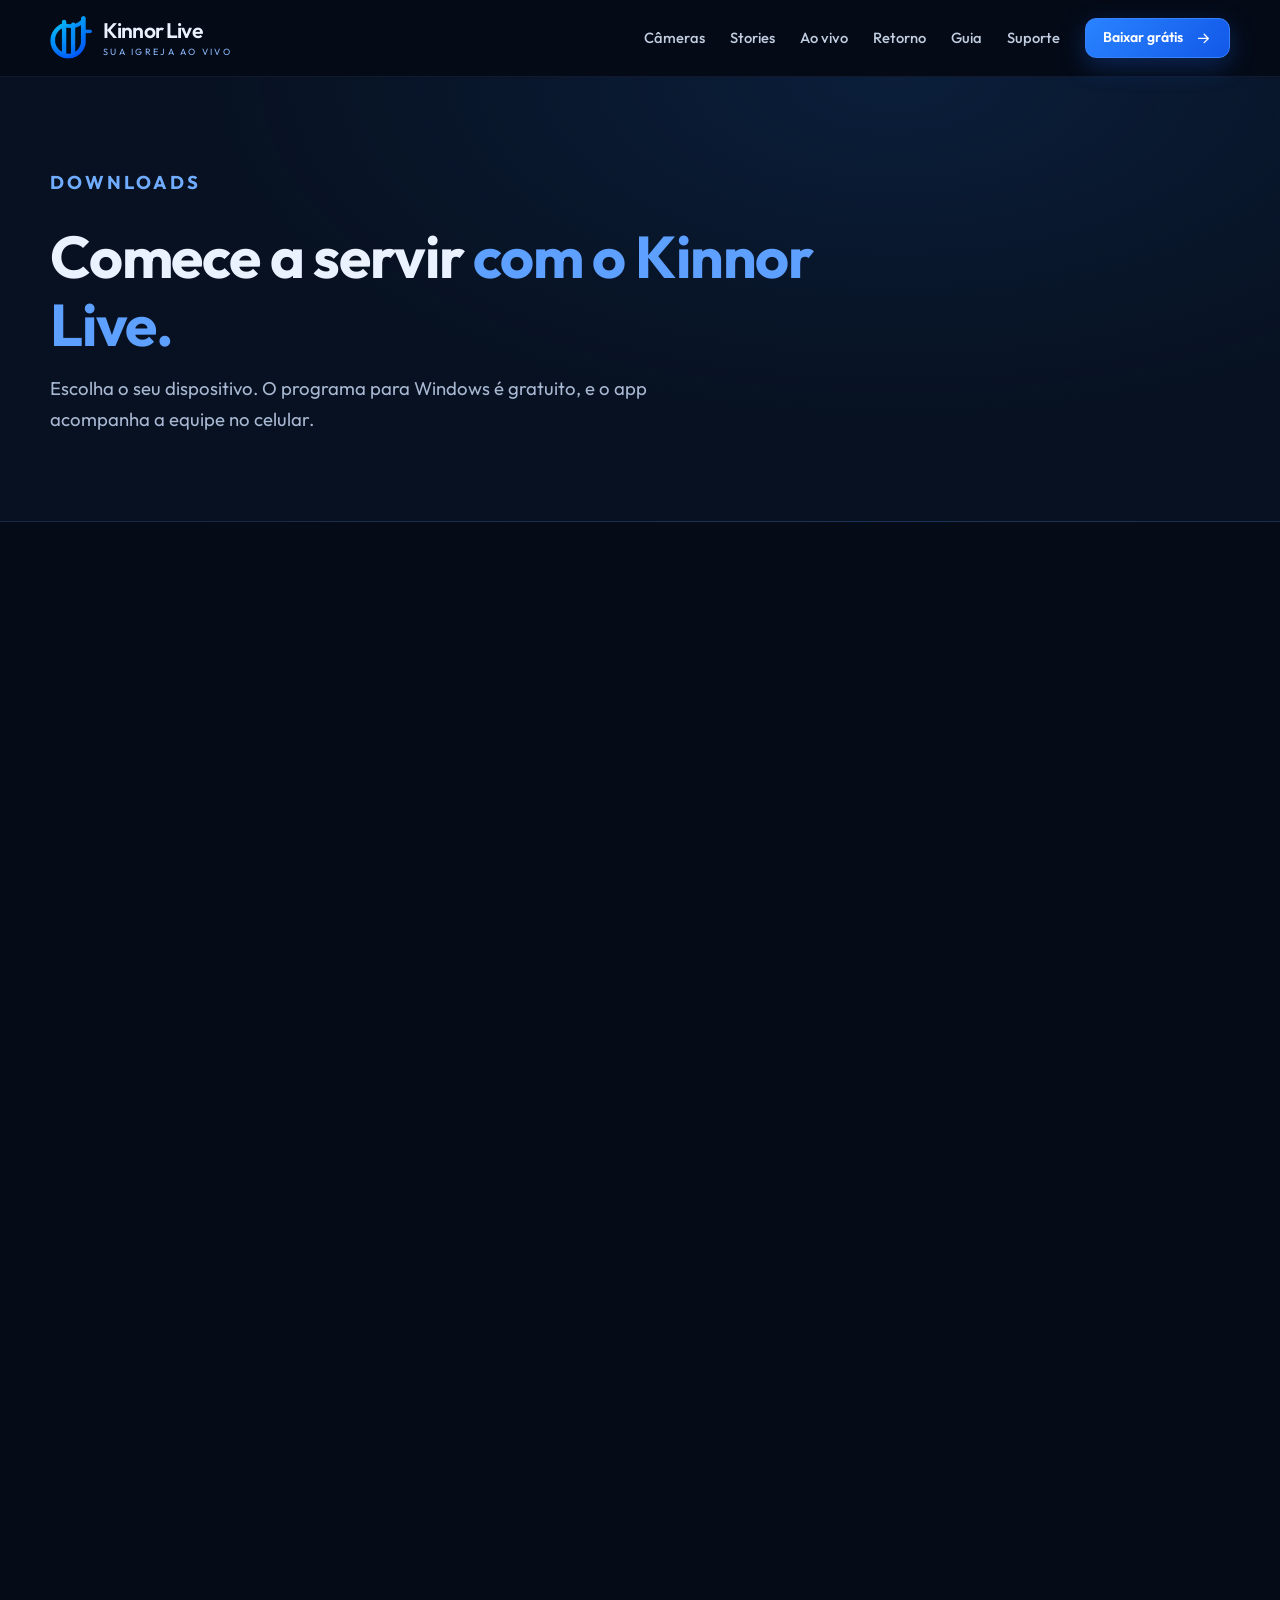
<file: public/download.html>
<!doctype html>
<html lang="pt-BR">
  <head>
    <meta charset="utf-8" />
    <script>
      document.documentElement.classList.add("js");
      addEventListener("load", () => {
        if (!document.documentElement.classList.contains("js-ready"))
          document.documentElement.classList.remove("js");
      });
    </script>
    <meta name="viewport" content="width=device-width,initial-scale=1" />
    <meta name="theme-color" content="#050b17" />
    <title>Baixar Kinnor Live grátis para Windows e Android</title>
    <meta
      name="description"
      content="Baixe grátis o Kinnor Live para Windows 10 e 11 e o app para Android. Instalação passo a passo, requisitos e novidades da versão."
    />
    <meta name="robots" content="index,follow,max-image-preview:large" />
    <link
      rel="canonical"
      href="https://kinnor-live.servidor-doacoes.workers.dev/download"
      data-canonical
    />
    <meta property="og:type" content="website" />
    <meta property="og:locale" content="pt_BR" />
    <meta property="og:site_name" content="Kinnor Live" />
    <meta property="og:title" content="Baixar Kinnor Live grátis para Windows e Android" />
    <meta
      property="og:description"
      content="Baixe grátis o Kinnor Live para Windows 10 e 11 e o app para Android. Instalação passo a passo, requisitos e novidades da versão."
    />
    <meta
      property="og:url"
      content="https://kinnor-live.servidor-doacoes.workers.dev/download"
      data-og-url
    />
    <meta
      property="og:image"
      content="https://kinnor-live.servidor-doacoes.workers.dev/assets/img/og-kinnor-live.png"
      data-og-image
    />
    <meta name="twitter:card" content="summary_large_image" />
    <meta name="twitter:title" content="Baixar Kinnor Live grátis para Windows e Android" />
    <meta name="twitter:description" content="Baixe grátis o Kinnor Live para Windows 10 e 11 e o app para Android. Instalação passo a passo, requisitos e novidades da versão." />
    <meta
      name="twitter:image"
      content="https://kinnor-live.servidor-doacoes.workers.dev/assets/img/og-kinnor-live.png"
      data-og-image
    />
    <link rel="icon" href="favicon.ico" sizes="any" />
    <link rel="icon" type="image/png" href="assets/img/favicon.png" />
    <link rel="icon" type="image/svg+xml" href="assets/img/favicon.svg" />
    <link rel="apple-touch-icon" href="assets/img/icon-192.png" />
    <link rel="manifest" href="site.webmanifest" />
    <link
      rel="preload"
      href="assets/fonts/outfit-latin-400-normal.woff2"
      as="font"
      type="font/woff2"
      crossorigin
    />
    <link
      rel="preload"
      href="assets/fonts/outfit-latin-700-normal.woff2"
      as="font"
      type="font/woff2"
      crossorigin
    />
    <link rel="stylesheet" href="assets/css/site.css?v=4d19a9be42" data-asset />
    <script type="module" src="assets/js/main.js?v=4d19a9be42" data-asset></script>
    <script type="application/ld+json">
      {
        "@context": "https://schema.org",
        "@type": "BreadcrumbList",
        "itemListElement": [
          { "@type": "ListItem", "position": 1, "name": "Início", "item": "https://kinnor-live.servidor-doacoes.workers.dev/" },
          { "@type": "ListItem", "position": 2, "name": "Downloads", "item": "https://kinnor-live.servidor-doacoes.workers.dev/download" }
        ]
      }
    </script>
    <script type="application/ld+json" data-faq-schema></script>
  </head>
  <body>
    <!-- CABEÇALHO -->
    <a class="skip-link" href="#conteudo">Pular para o conteúdo</a>
    <header class="site-header">
      <div class="container header-inner">
        <a class="brand" href="./" aria-label="Kinnor Live — página inicial">
          <img src="assets/img/logo.webp" width="42" height="42" alt="" />
          <span><strong>Kinnor Live</strong><small>SUA IGREJA AO VIVO</small></span>
        </a>
        <button class="menu-button" type="button" aria-label="Abrir menu" aria-expanded="false" aria-controls="menu-principal" data-menu-button>
          <svg class="icon" aria-hidden="true"><use href="assets/img/icons.svg#menu"></use></svg>
        </button>
        <nav id="menu-principal" class="nav" aria-label="Navegação principal" data-nav>
          <a href="camera-para-igreja">Câmeras</a>
          <a href="stories-com-audio-da-mesa">Stories</a>
          <a href="transmissao-ao-vivo-para-igrejas">Ao vivo</a>
          <a href="retorno-de-audio-no-celular">Retorno</a>
          <a href="como-transmitir-culto-com-celular">Guia</a>
          <a href="suporte">Suporte</a>
          <a class="button button-sm" href="download">
            Baixar grátis
            <svg class="icon" aria-hidden="true"><use href="assets/img/icons.svg#arrow"></use></svg>
          </a>
        </nav>
      </div>
    </header>
    <!-- /CABEÇALHO -->
    <main id="conteudo">
      <!-- ABERTURA DA PÁGINA -->
      <section class="page-hero">
        <div class="container">
          <p class="eyebrow">DOWNLOADS</p>
          <h1>
            Comece a servir
            <span class="accent">com o Kinnor Live.</span>
          </h1>
          <p>
            Escolha o seu dispositivo. O programa para Windows é gratuito, e o
            app acompanha a equipe no celular.
          </p>
        </div>
      </section>
      <section class="section compact">
        <div class="container downloads-page-grid">
          <article
            class="card platform-card"
            id="windows"
            data-platform-card="windows"
          >
            <div class="platform-heading">
              <div class="feature-icon blue">
                <svg class="icon" aria-hidden="true">
                  <use href="assets/img/icons.svg#monitor"></use>
                </svg>
              </div>
              <div>
                <h2>Para Windows</h2>
                <p class="muted">A central de mídia da sua igreja</p>
              </div>
            </div>
            <span class="recommend-label">Indicado para este dispositivo</span>
            <a
              class="button button-lg full"
              href="https://github.com/PierreSaloia/kinnor-live-site/releases/download/v1.5.1/KinnorLive-Setup-1.5.1.exe"
              data-win-download
            >
              Baixar Kinnor Live para Windows
              <svg class="icon" aria-hidden="true">
                <use href="assets/img/icons.svg#download"></use>
              </svg>
            </a>
            <p>
              Versão
              <span data-version>1.5.1</span>
              ·
              <span data-date>3 de outubro de 2026</span>
              ·
              <span data-win-size>183 MB</span>
            </p>
            <p data-win-requirements>Windows 10 ou 11 (64 bits)</p>
            <div class="download-started" data-download-started hidden>
              <strong>Seu download começou.</strong>
              <p>Abra o instalador quando terminar e siga os passos abaixo.</p>
            </div>
            <h3 id="instalar">Como instalar</h3>
            <ol class="number-list">
              <li>Abra o arquivo baixado e siga o instalador.</li>
              <li>
                Se o Windows mostrar “O Windows protegeu o computador”, clique
                em “Mais informações” e depois em “Executar assim mesmo”.
              </li>
              <li>
                Se aparecer uma pergunta do Firewall, siga a orientação do
                instalador. Ele já configura a liberação necessária.
              </li>
              <li>
                Abra o Kinnor Live e conecte os celulares pelo QR Code na tela.
              </li>
            </ol>
          </article>
          <div class="mobile-downloads">
            <article
              class="card platform-card"
              id="android"
              data-platform-card="android"
            >
              <div class="platform-heading">
                <div class="feature-icon cyan">
                  <svg class="icon" aria-hidden="true">
                    <use href="assets/img/icons.svg#phone"></use>
                  </svg>
                </div>
                <div>
                  <h2>Para Android</h2>
                  <p class="muted" data-apk-requirements>Android 10 ou superior</p>
                </div>
              </div>
              <span class="recommend-label">
                Indicado para este dispositivo
              </span>
              <div class="store-row">
                <a
                  class="store-badge"
                  href="#android"
                  data-store="android"
                >
                  <svg class="icon" aria-hidden="true">
                    <use href="assets/img/icons.svg#play"></use>
                  </svg>
                  <span>
                    <small>DISPONÍVEL NO</small>
                    <strong>Google Play</strong>
                  </span>
                </a>
              </div>
              <p class="muted">Em fase de publicação na loja.</p>
              <a
                class="text-link"
                href="https://github.com/PierreSaloia/kinnor-live-site/releases/download/v1.5.1/KinnorLive-Android-1.5.1.apk"
                data-apk-download
              >
                Instalar o APK direto
                <svg class="icon" aria-hidden="true">
                  <use href="assets/img/icons.svg#arrow"></use>
                </svg>
              </a>
              <p>
                Versão
                <span data-version>1.5.1</span>
                ·
                <span data-apk-size>38 MB</span>
              </p>
              <details>
                <summary>Como instalar o APK</summary>
                <ol class="number-list">
                  <li>Baixe o APK no celular.</li>
                  <li>
                    Ao abrir o arquivo, permita instalar aplicativos dessa
                    fonte, se o Android pedir.
                  </li>
                  <li>
                    Se o Play Protect mostrar um aviso, escolha “Mais detalhes”
                    e “Instalar mesmo assim”.
                  </li>
                  <li>
                    Você também pode obter o app pelo QR Code exibido no
                    programa para Windows.
                  </li>
                </ol>
              </details>
            </article>
            <article
              class="card platform-card"
              id="iphone"
              data-platform-card="ios"
            >
              <div class="platform-heading">
                <div class="feature-icon blue">
                  <svg class="icon" aria-hidden="true">
                    <use href="assets/img/icons.svg#phone"></use>
                  </svg>
                </div>
                <div>
                  <h2>Para iPhone</h2>
                  <p class="muted">O app acompanha a equipe no celular</p>
                </div>
              </div>
              <span class="recommend-label">
                Indicado para este dispositivo
              </span>
              <div class="store-row">
                <a
                  class="store-badge"
                  href="#iphone"
                  data-store="ios"
                >
                  <svg class="icon" aria-hidden="true">
                    <use href="assets/img/icons.svg#apple"></use>
                  </svg>
                  <span>
                    <small>Baixar na</small>
                    <strong>App Store</strong>
                  </span>
                </a>
              </div>
              <p class="muted">Publicação na App Store em fase final.</p>
              <a class="text-link" href="equipe#parte-3">
                Instalar no iPhone para testes (AltStore)
                <svg class="icon" aria-hidden="true"><use href="assets/img/icons.svg#arrow"></use></svg>
              </a>
            </article>
          </div>
          <!-- Atalho para a página de testes da equipe (remover junto com equipe.html) -->
          <a class="card team-install" href="equipe">
            <div class="feature-icon amber"><svg class="icon" aria-hidden="true"><use href="assets/img/icons.svg#book"></use></svg></div>
            <div>
              <strong>Vai instalar tudo na igreja?</strong>
              <span>Página da equipe com os instaladores de Windows, Android e iPhone e o passo a passo de cada um, na ordem certa.</span>
            </div>
            <svg class="icon" aria-hidden="true"><use href="assets/img/icons.svg#arrow"></use></svg>
          </a>
        </div>
      </section>
      <!-- NOVIDADES -->
      <section class="section changelog">
        <div class="container narrow">
          <p class="eyebrow">NOVIDADES</p>
          <h2>O que mudou nesta versão</h2>
          <div class="timeline">
            <article>
              <span>Versão 1.5.1 · 3 de outubro de 2026</span>
              <h3>Som do celular na live, ajuda pesquisável e botões novos nos celulares</h3>
              <ul>
                <li>Webcam pelo celular: opção de mandar também o som do microfone; no computador ele entra sozinho no Som como “Celular”, indo para a live.</li>
                <li>A prévia da webcam no celular mostra a imagem inteira, igual ao computador (sem o zoom que não existia).</li>
                <li>Botões Câmera, Gravar com a mesa e Webcam redesenhados no Android e no iPhone, sem palavras cortadas.</li>
                <li>Leitor de QR Code próprio no Android: abre a câmera mesmo em celulares mais simples e sem internet.</li>
                <li>Ajuda pesquisável (botão Ajuda ou F1) explicando cada aba do programa.</li>
                <li>Fechar a janela deixa o programa rodando perto do relógio, sem derrubar celulares nem a live.</li>
                <li>Transmissão: configurações avançadas do vídeo e do som, explicação do atraso da live e início mais rápido.</li>
                <li>Aviso quando o som da live está alto demais (voz estourando), com ajuste automático; filtro de ruído mais suave.</li>
              </ul>
            </article>
            <article>
              <span>Versão 1.5.0 · 1º de outubro de 2026</span>
              <h3>Programação automática, ofertas com QR Code do Pix e câmeras na live vertical</h3>
              <ul>
                <li>Programação: os cultos da semana são criados sozinhos a partir dos dias e horários da igreja, cada um com os seus avisos, que aparecem no novo Mural de avisos.</li>
                <li>Dízimos e ofertas: cenas com o QR Code do Pix da igreja na live, contas, CNPJ e endereço.</li>
                <li>Câmera deitada na transmissão vertical aparece inteira, sobre um fundo desfocado, sem cortar ninguém; nova aba Câmeras para trocar a câmera no ar só na horizontal, só na vertical ou nas duas.</li>
                <li>Apps Android e iPhone: ao gravar com a mesa, o celular pode mandar a imagem do stories para a live, e o computador ajusta a cena se o celular estiver deitado ou em pé.</li>
                <li>iPhone: instalação e atualizações pela fonte do Kinnor Live na AltStore.</li>
                <li>Letra em tela cheia com vídeo de fundo em movimento, abas Telão e Tela (janelas de programas), logo da igreja única para todas as cenas, pessoas com foto e cargo, e importação de planilha.</li>
              </ul>
            </article>
            <article>
              <span>Versão 1.4.0 · 1º de outubro de 2026</span>
              <h3>Agenda de cultos, vertical independente e músicas da internet</h3>
              <ul>
                <li>Agenda e roteiros: programe os cultos da semana com antecedência, com modelos para cada tipo de culto (Domingo, EBD, Culto da Palavra, Libertação, Jovens…), pregador, músicas, leitura e as cenas de cada um.</li>
                <li>Vídeos e imagens em cada momento do culto, escolhendo o som: vídeo com a mesa, mesa mais baixa, só o vídeo ou só a mesa.</li>
                <li>Transmissão horizontal e vertical independentes: troque a cena nas duas telas, só na horizontal ou só na vertical, e crie versões verticais próprias das cenas.</li>
                <li>Letras de música: biblioteca com busca, favoritas e recentes, busca na internet e divisão automática em telas.</li>
                <li>Vinhetas: vídeo de abertura que toca uma vez e passa sozinho para a próxima cena.</li>
                <li>Compartilhe a tela ou uma janela do computador na live, com ou sem o mouse.</li>
                <li>Botão Gravar no topo, prévia e transmissão em tela cheia, marca d’água com a logo da igreja e a prévia antes de ir ao ar valendo também para o roteiro.</li>
              </ul>
            </article>
            <article>
              <span>Versão 1.3.0 · 29 de setembro de 2026</span>
              <h3>Visual novo, mais simples, e letras do telão direto na live</h3>
              <ul>
                <li>Programa do computador redesenhado: menu Culto · Roteiro · Cenas · Conteúdo · Equipe · Som · Transmissão e um aviso único no topo mostrando se som, câmeras, internet, telão e destinos estão prontos.</li>
                <li>Tela Culto: a transmissão ao vivo, as cenas em miniatura, a equipe, o som da mesa e a gaveta com Letra, Bíblia, Contagem e Roteiro, tudo numa tela só.</li>
                <li>Roteiro do culto: a ordem dos momentos, o responsável e a cena de cada um, com a lista “Pronto para o culto?”.</li>
                <li>Integração com o Holyrics: o Kinnor Telão (programa leve para o PC do projetor) manda para a live só as letras, no estilo das suas cenas, ou a imagem inteira do telão. Pareia uma vez e reconecta sozinho.</li>
                <li>Assistente de primeira vez em 4 passos: mesa, celulares, transmissão e telão.</li>
                <li>Apps do Android e do iPhone com o mesmo visual: botão “Ouvir a mesa” sempre à vista, tela Conectar mais simples, ajustes rápidos e configurações em grupos.</li>
              </ul>
            </article>
            <article>
              <span>Versão 1.2.0 · 27 de setembro de 2026</span>
              <h3>Louvor e Palavra: letras, Bíblia e contagem na transmissão</h3>
              <ul>
                <li>Nova tela Louvor e Palavra: cole a letra da música e passe as partes com as setas do teclado; ela aparece na live sobre um fundo com opacidade ajustável.</li>
                <li>Bíblia em português dentro do programa, sem internet: digite “Jo 3:16” ou “Sl 23” e o versículo entra na transmissão com a referência.</li>
                <li>Contagem regressiva para o início do culto, com fundo, cores e mensagem final ajustáveis.</li>
                <li>Pacote de cenas prontas para cada momento do culto (horizontal e vertical), que instala com um clique e pode ser salvo e compartilhado como arquivo.</li>
                <li>A imagem que está no ar pode virar uma webcam do Windows, para usar em outro programa de transmissão.</li>
                <li>Transmissão com taxa de bits constante e aviso da internet de envio necessária para todos os destinos.</li>
              </ul>
            </article>
            <article>
              <span>Versão 1.1.2 · 27 de setembro de 2026</span>
              <h3>Doações ligadas e o app do iPhone a caminho</h3>
              <ul>
                <li>Ofertas por Pix ou cartão, pelo Mercado Pago, direto no app (Sobre nós › Quero doar).</li>
                <li>O botão Gravar do painel do celular, no computador, agora chega ao celular.</li>
                <li>O celular volta a encontrar o computador sozinho no Wi-Fi.</li>
                <li>O programa do computador já reconhece o app do iPhone, em fase de testes.</li>
              </ul>
            </article>
            <article>
              <span>Versão 1.1.1 · 26 de setembro de 2026</span>
              <h3>Grave e compartilhe com mais tranquilidade</h3>
              <ul>
                <li>
                  O app não fecha mais sozinho quando o computador reconecta o
                  áudio.
                </li>
                <li>
                  Ao parar de gravar, o vídeo é salvo em 1 a 3 segundos, com
                  áudio da mesma duração.
                </li>
                <li>
                  Um aviso mostra “Salvando o vídeo…” durante a finalização.
                </li>
                <li>
                  Na tela “Vídeo salvo”, compartilhe pelo Instagram, WhatsApp ou
                  Mais…
                </li>
              </ul>
            </article>
            <article>
              <span>Versão 1.1.0</span>
              <h3>Uma nova central para a equipe</h3>
              <p>
                Novo nome Kinnor Live, mixer com várias fontes, webcams
                virtuais, estúdio de transmissão, painel do celular, modos
                Câmera / Gravar com a mesa / Webcam, página Sobre nós e doações.
              </p>
            </article>
          </div>
        </div>
      </section>
    </main>
    <!-- RODAPÉ -->
    <footer class="site-footer">
      <div class="container footer-grid">
        <div class="footer-about">
          <a class="brand" href="./" aria-label="Kinnor Live — página inicial">
            <img src="assets/img/logo.webp" width="42" height="42" alt="" loading="lazy" />
            <span><strong>Kinnor Live</strong><small>SUA IGREJA AO VIVO</small></span>
          </a>
          <p class="footer-pitch">Programa gratuito para igrejas: câmeras sem fio com celulares, som da mesa nos fones e nos stories, e o culto ao vivo em todas as redes.</p>
          <div class="footer-ministry">
            <img src="assets/img/ministerio.webp" width="48" height="48" loading="lazy" alt="Logo do Ministério AD Palmares" />
            <p>Feito com fé no Ministério AD Palmares.</p>
          </div>
        </div>
        <div class="footer-links">
          <h2>Soluções</h2>
          <a href="camera-para-igreja">Câmera para igreja grátis</a>
          <a href="stories-com-audio-da-mesa">Stories com o som da mesa</a>
          <a href="transmissao-ao-vivo-para-igrejas">Transmissão ao vivo</a>
          <a href="retorno-de-audio-no-celular">Retorno de áudio no celular</a>
          <a href="como-transmitir-culto-com-celular">Como transmitir o culto</a>
        </div>
        <div class="footer-links">
          <h2>Kinnor Live</h2>
          <a href="download">Downloads</a>
          <a href="suporte">Suporte</a>
          <a href="./#sobre">Nossa história</a>
          <a href="./#apoie">Apoie o projeto</a>
          <a href="privacidade">Privacidade</a>
          <a href="termos">Termos de uso</a>
          <button type="button" class="footer-cookie" data-cookie-settings hidden>Preferências de cookies</button>
        </div>
        <div class="footer-downloads">
          <h2>Baixe grátis</h2>
          <a class="footer-win-link" href="https://github.com/PierreSaloia/kinnor-live-site/releases/download/v1.5.1/KinnorLive-Setup-1.5.1.exe" data-win-download>
            <svg class="icon" aria-hidden="true"><use href="assets/img/icons.svg#download"></use></svg>
            Kinnor Live para Windows
          </a>
          <a class="store-badge" href="#android" data-store="android" aria-label="Disponível no Google Play">
            <svg class="icon" aria-hidden="true"><use href="assets/img/icons.svg#play"></use></svg>
            <span><small>DISPONÍVEL NO</small><strong>Google Play</strong></span>
          </a>
          <a class="store-badge" href="#iphone" data-store="ios" aria-label="Baixar na App Store">
            <svg class="icon" aria-hidden="true"><use href="assets/img/icons.svg#apple"></use></svg>
            <span><small>Baixar na</small><strong>App Store</strong></span>
          </a>
          <h2 class="footer-contact-title">Contato</h2>
          <div class="footer-contact" data-contact data-contact-context="footer">Os canais de contato serão publicados em breve.</div>
        </div>
      </div>
      <div class="container footer-bottom">
        <span>© <span data-year>2026</span> Kinnor Live · Feito no Brasil</span>
        <span>Versão <span data-version>1.5.1</span></span>
      </div>
    </footer>

    <div class="download-toast" role="status" aria-live="polite" data-download-toast hidden>
      <span>Seu download começou.</span>
      <a href="download#instalar">Ver como instalar</a>
      <button type="button" aria-label="Fechar aviso" data-toast-close>×</button>
    </div>

    <div class="cookie-banner" role="region" aria-label="Aviso de cookies" data-cookie-banner hidden>
      <p>Usamos cookies do Google Analytics para entender, de forma agregada, como o site é usado. Você escolhe. <a href="privacidade#cookies">Saiba mais</a>.</p>
      <div>
        <button type="button" class="button button-sm button-ghost" data-cookie-choice="recusado">Recusar</button>
        <button type="button" class="button button-sm" data-cookie-choice="aceito">Aceitar</button>
      </div>
    </div>

    <dialog class="store-dialog" data-store-dialog aria-labelledby="dialog-title" aria-describedby="dialog-text">
      <div class="dialog-inner">
        <button type="button" class="dialog-close" aria-label="Fechar" data-dialog-close>×</button>
        <div class="dialog-icon"><svg class="icon" aria-hidden="true"><use href="assets/img/icons.svg#download"></use></svg></div>
        <h2 id="dialog-title" data-dialog-title>Em breve</h2>
        <p id="dialog-text" data-dialog-text></p>
        <a class="button" href="https://github.com/PierreSaloia/kinnor-live-site/releases/download/v1.5.1/KinnorLive-Android-1.5.1.apk" data-apk-download data-dialog-apk>
          Instalar o app Android direto
          <svg class="icon" aria-hidden="true"><use href="assets/img/icons.svg#download"></use></svg>
        </a>
        <button type="button" class="text-button" data-dialog-close>Entendi</button>
      </div>
    </dialog>
    <!-- /RODAPÉ -->
  </body>
</html>
</file>
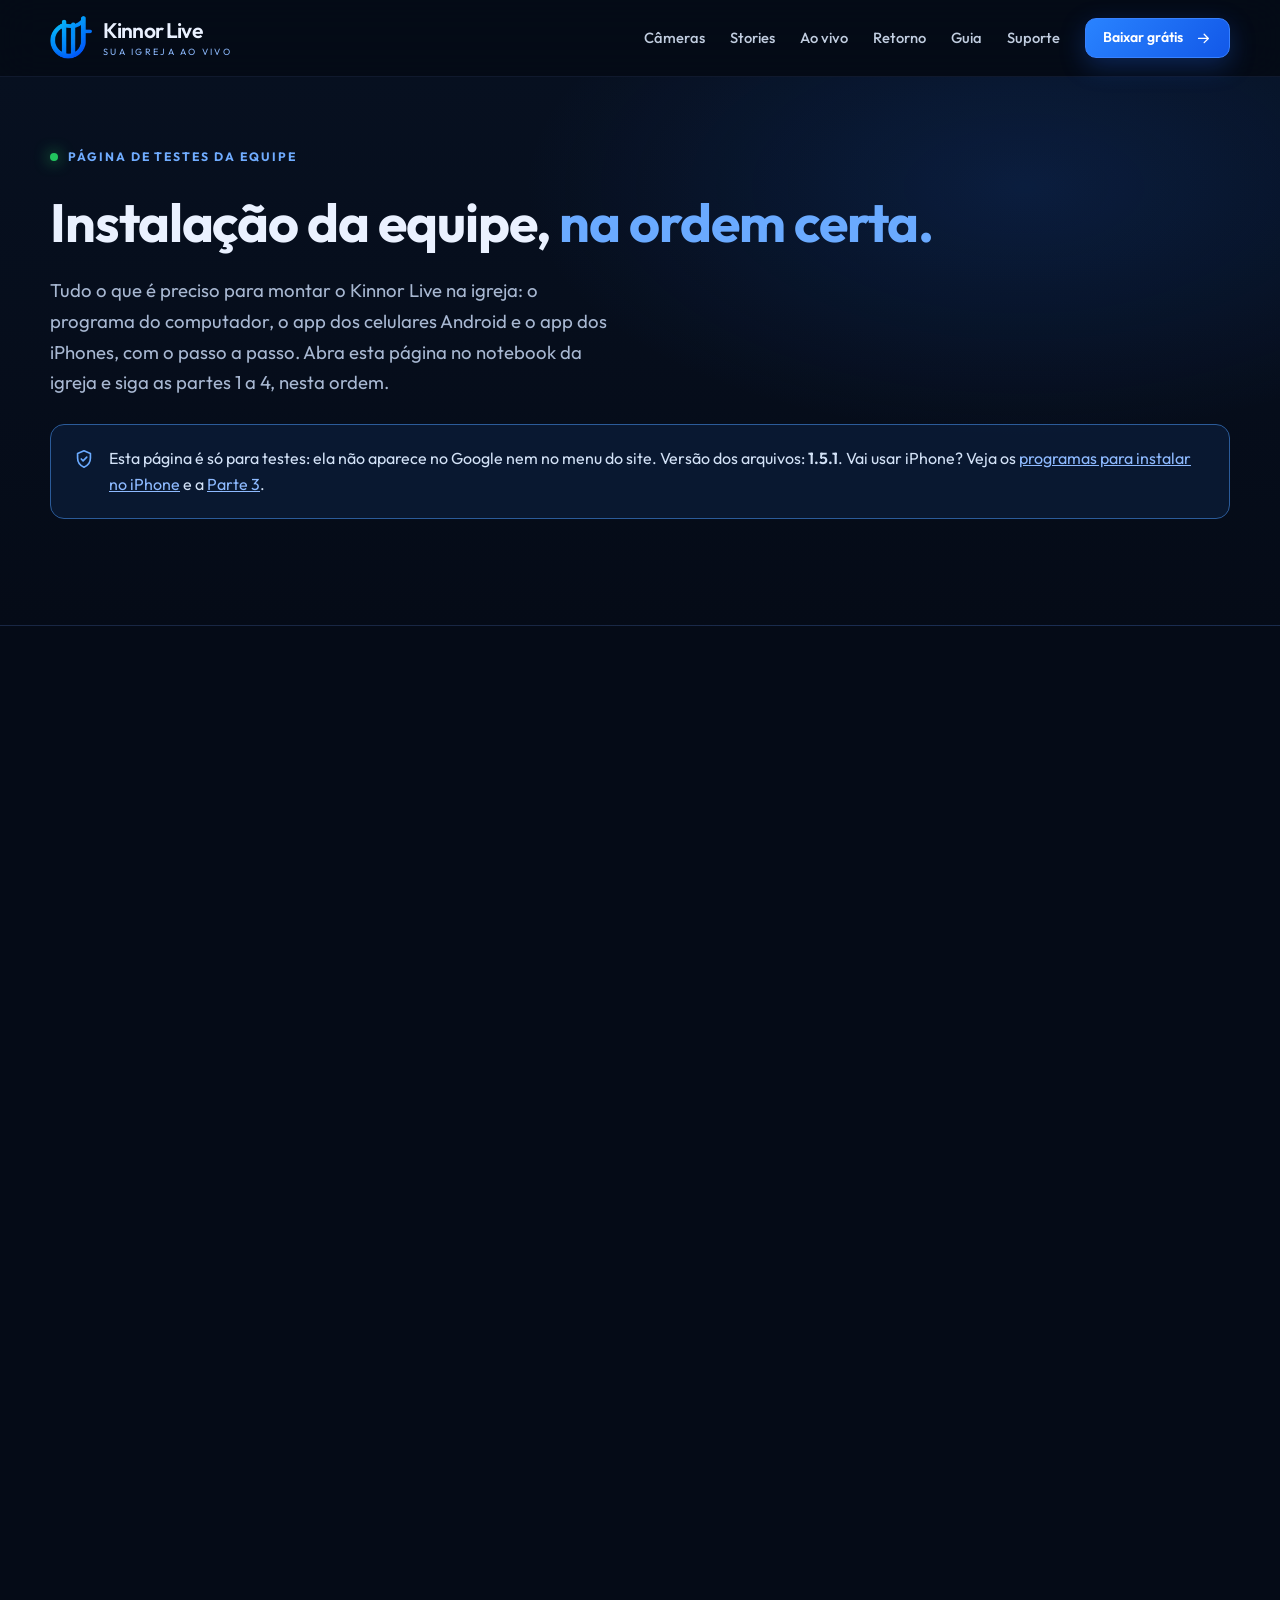
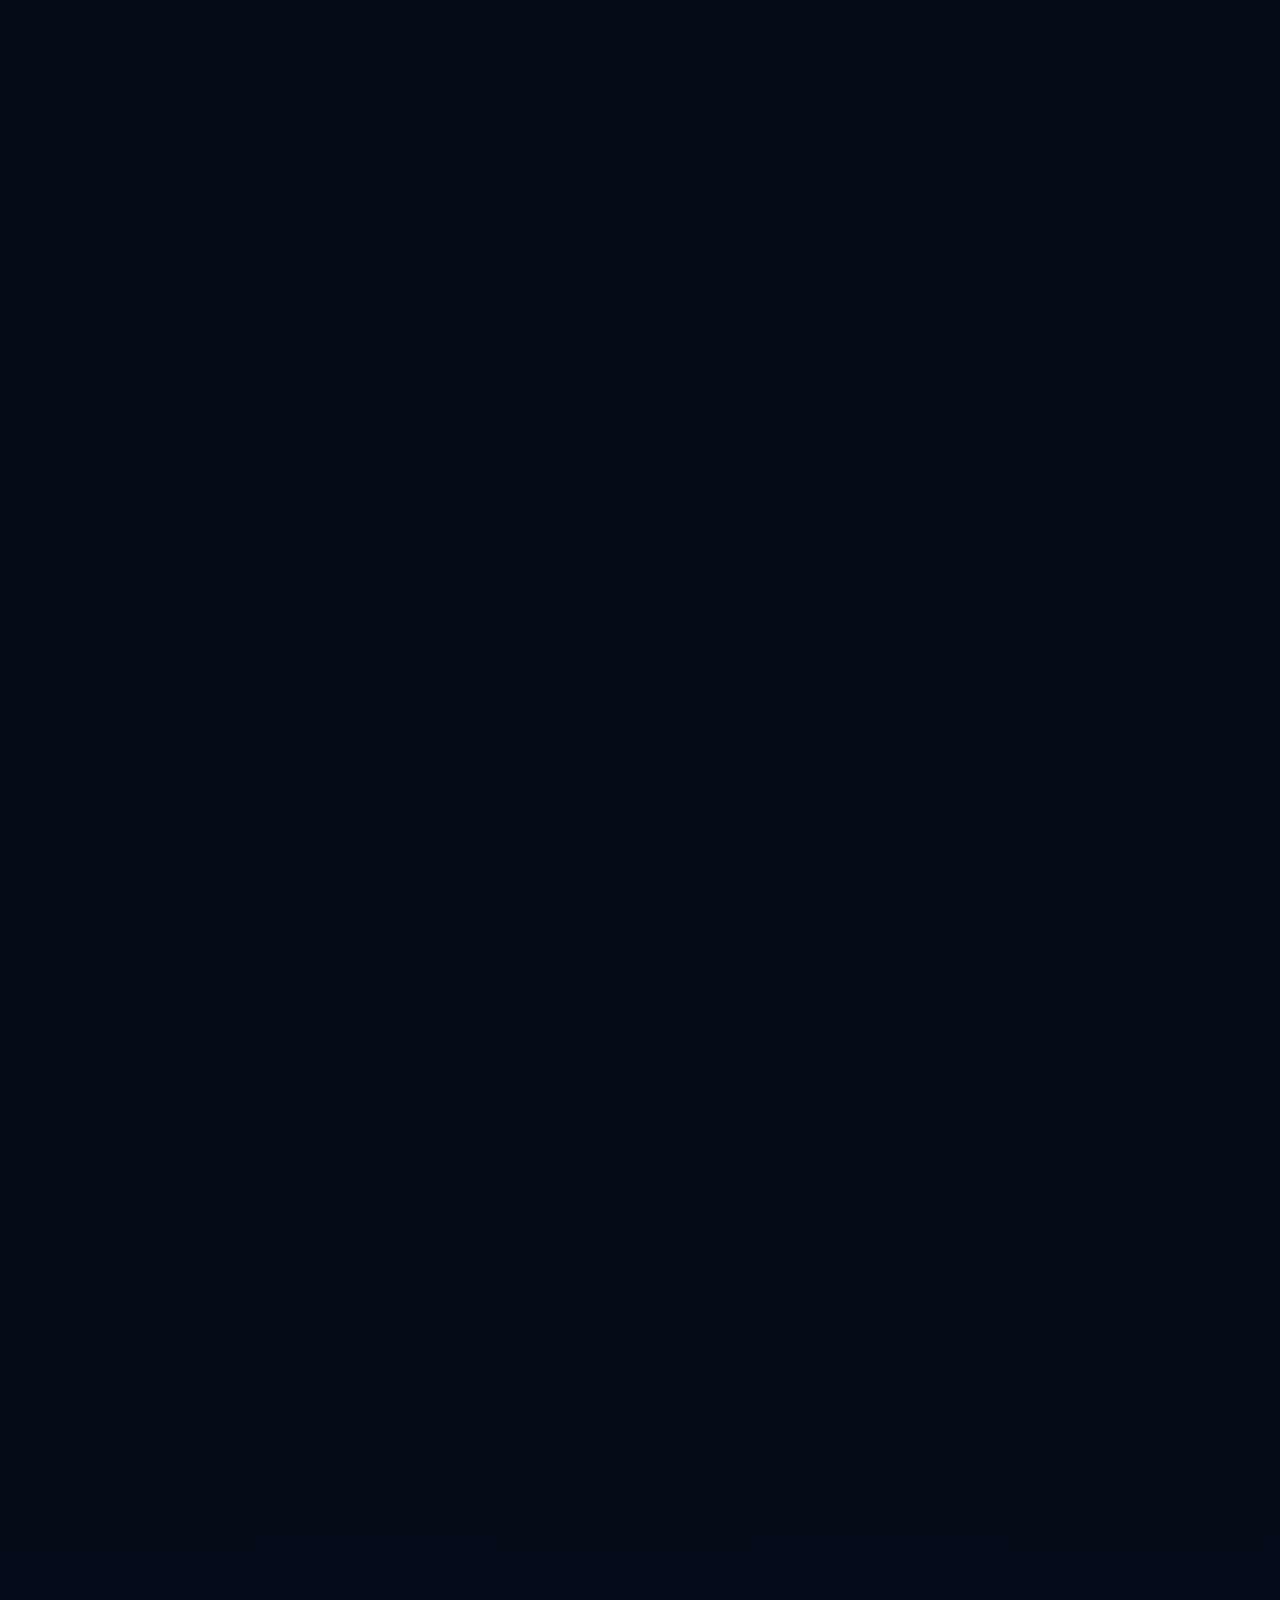
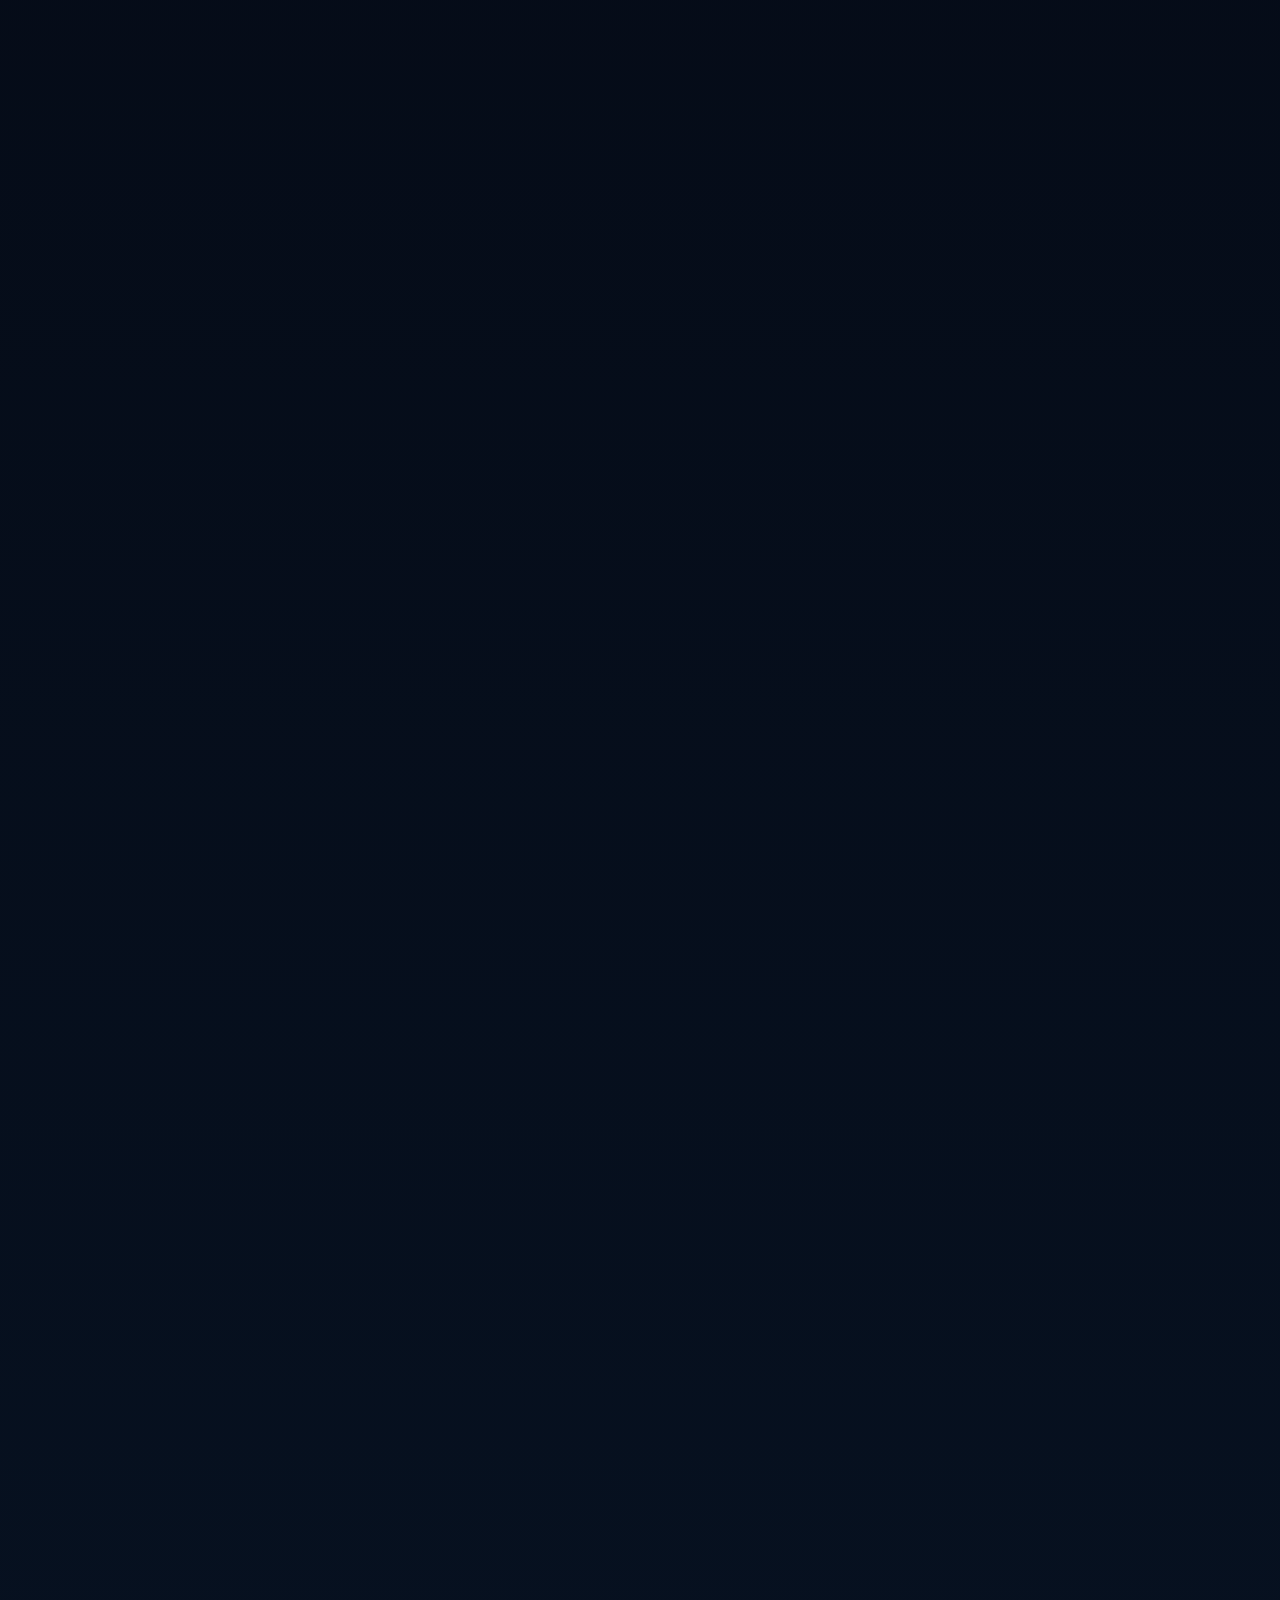
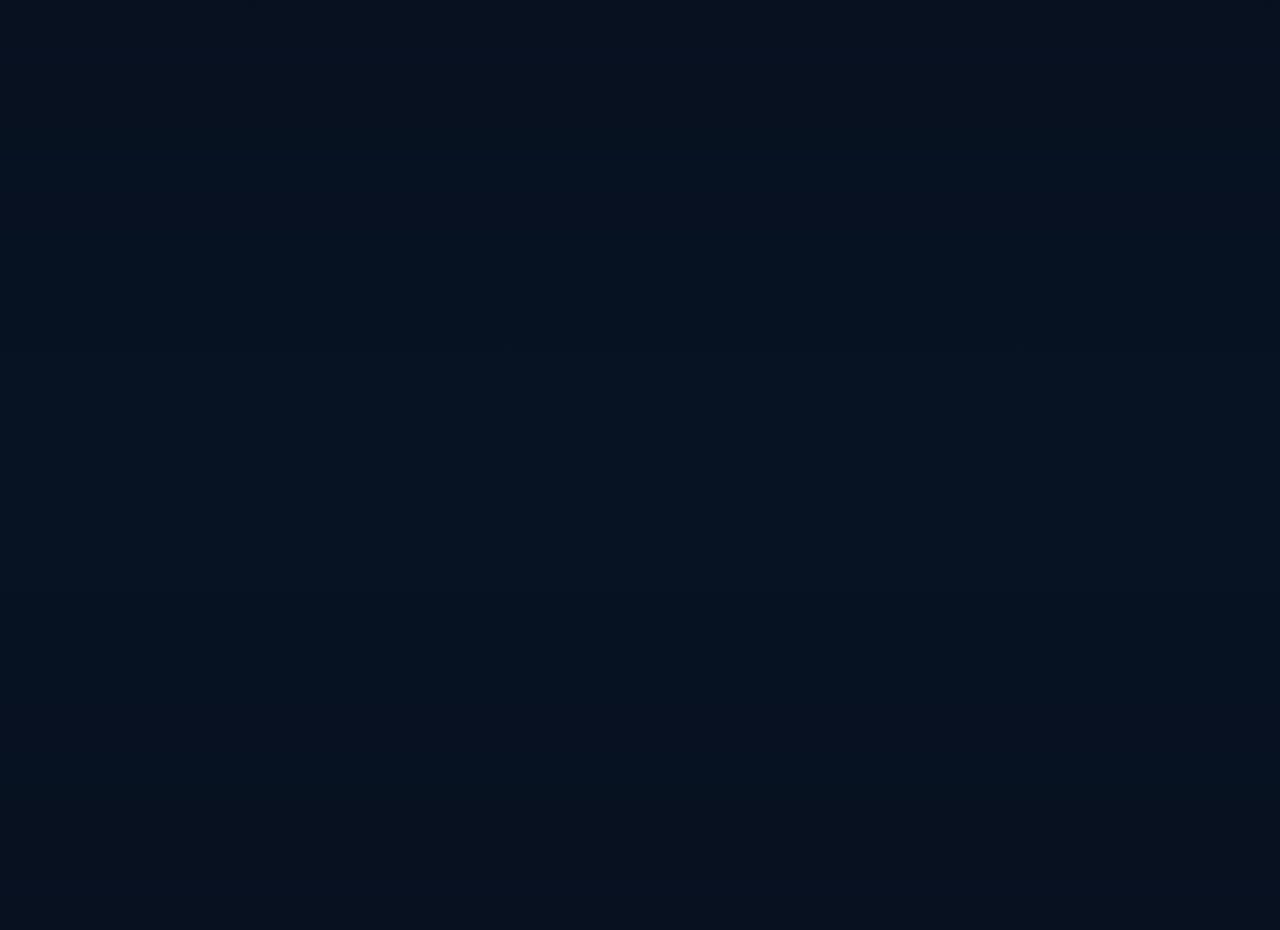
<file: public/equipe.html>
<!doctype html>
<html lang="pt-BR">
  <head>
    <meta charset="utf-8" />
    <meta name="viewport" content="width=device-width,initial-scale=1" />
    <script>
      document.documentElement.classList.add("js");
      addEventListener("load", () => {
        if (!document.documentElement.classList.contains("js-ready"))
          document.documentElement.classList.remove("js");
      });
    </script>
    <!-- PÁGINA DE TESTES DA EQUIPE: fora do Google (noindex) e fora do sitemap. Pode ser apagada depois. -->
    <title>Instalação da equipe (testes) | Kinnor Live</title>
    <meta name="description" content="Arquivos e passo a passo para instalar o Kinnor Live no computador da igreja, nos celulares Android e nos iPhones da equipe." />
    <meta name="robots" content="noindex,nofollow" />
    <meta name="theme-color" content="#050b17" />
    <meta property="og:type" content="website" />
    <meta property="og:locale" content="pt_BR" />
    <meta property="og:site_name" content="Kinnor Live" />
    <meta property="og:title" content="Instalação da equipe | Kinnor Live" />
    <meta property="og:image" content="https://kinnor-live.servidor-doacoes.workers.dev/assets/img/og-kinnor-live.png" data-og-image />
    <link rel="icon" href="favicon.ico" sizes="any" />
    <link rel="icon" type="image/svg+xml" href="assets/img/favicon.svg" />
    <link rel="apple-touch-icon" href="assets/img/icon-192.png" />
    <link rel="manifest" href="site.webmanifest" />
    <link rel="preload" href="assets/fonts/outfit-latin-400-normal.woff2" as="font" type="font/woff2" crossorigin />
    <link rel="preload" href="assets/fonts/outfit-latin-700-normal.woff2" as="font" type="font/woff2" crossorigin />
    <link rel="stylesheet" href="assets/css/site.css?v=4d19a9be42" data-asset />
    <script type="module" src="assets/js/main.js?v=4d19a9be42" data-asset></script>
  </head>
  <body>
    <!-- CABEÇALHO -->
    <a class="skip-link" href="#conteudo">Pular para o conteúdo</a>
    <header class="site-header">
      <div class="container header-inner">
        <a class="brand" href="./" aria-label="Kinnor Live — página inicial">
          <img src="assets/img/logo.webp" width="42" height="42" alt="" />
          <span><strong>Kinnor Live</strong><small>SUA IGREJA AO VIVO</small></span>
        </a>
        <button class="menu-button" type="button" aria-label="Abrir menu" aria-expanded="false" aria-controls="menu-principal" data-menu-button>
          <svg class="icon" aria-hidden="true"><use href="assets/img/icons.svg#menu"></use></svg>
        </button>
        <nav id="menu-principal" class="nav" aria-label="Navegação principal" data-nav>
          <a href="camera-para-igreja">Câmeras</a>
          <a href="stories-com-audio-da-mesa">Stories</a>
          <a href="transmissao-ao-vivo-para-igrejas">Ao vivo</a>
          <a href="retorno-de-audio-no-celular">Retorno</a>
          <a href="como-transmitir-culto-com-celular">Guia</a>
          <a href="suporte">Suporte</a>
          <a class="button button-sm" href="download">
            Baixar grátis
            <svg class="icon" aria-hidden="true"><use href="assets/img/icons.svg#arrow"></use></svg>
          </a>
        </nav>
      </div>
    </header>
    <!-- /CABEÇALHO -->

    <main id="conteudo">
      <section class="landing-hero">
        <div class="container">
          <p class="eyebrow"><span class="live-dot"></span>PÁGINA DE TESTES DA EQUIPE</p>
          <h1>Instalação da equipe, <em>na ordem certa.</em></h1>
          <p class="lead">
            Tudo o que é preciso para montar o Kinnor Live na igreja: o programa
            do computador, o app dos celulares Android e o app dos iPhones, com o
            passo a passo. Abra esta página no notebook da igreja e siga as partes
            1 a 4, nesta ordem.
          </p>
          <div class="callout">
            <svg class="icon" aria-hidden="true"><use href="assets/img/icons.svg#shield"></use></svg>
            <p>Esta página é só para testes: ela não aparece no Google nem no menu do site. Versão dos arquivos: <strong><span data-version>1.5.1</span></strong>. Vai usar iPhone? Veja os <a href="#apoio-iphone">programas para instalar no iPhone</a> e a <a href="#parte-3">Parte 3</a>.</p>
          </div>
        </div>
      </section>

      <!-- ARQUIVOS -->
      <section class="section" id="arquivos">
        <div class="container">
          <div class="section-heading">
            <p class="eyebrow">ARQUIVOS</p>
            <h2>Os instaladores <span class="accent">do Kinnor&nbsp;Live.</span></h2>
            <p>Cada botão baixa o arquivo direto. Cada um é instalado num aparelho diferente, como explicado abaixo.</p>
          </div>
          <div class="use-grid">
            <article class="card install-file">
              <div class="feature-icon blue"><svg class="icon" aria-hidden="true"><use href="assets/img/icons.svg#monitor"></use></svg></div>
              <h3>Computador (Windows)</h3>
              <p>Notebook ou PC da mídia · <span data-win-requirements>Windows 10 ou 11 (64 bits)</span> · <span data-win-size>183 MB</span></p>
              <a class="button full" href="https://github.com/PierreSaloia/kinnor-live-site/releases/download/v1.5.1/KinnorLive-Setup-1.5.1.exe" data-win-download>
                <svg class="icon" aria-hidden="true"><use href="assets/img/icons.svg#download"></use></svg>
                Baixar para Windows (.exe)
              </a>
            </article>
            <article class="card install-file">
              <div class="feature-icon cyan"><svg class="icon" aria-hidden="true"><use href="assets/img/icons.svg#phone"></use></svg></div>
              <h3>Celulares Android</h3>
              <p>Abra esta página no próprio celular · <span data-apk-requirements>Android 10 ou superior</span> · <span data-apk-size>38 MB</span></p>
              <a class="button full" href="https://github.com/PierreSaloia/kinnor-live-site/releases/download/v1.5.1/KinnorLive-Android-1.5.1.apk" data-apk-download>
                <svg class="icon" aria-hidden="true"><use href="assets/img/icons.svg#download"></use></svg>
                Baixar para Android (.apk)
              </a>
            </article>
            <article class="card install-file">
              <div class="feature-icon amber"><svg class="icon" aria-hidden="true"><use href="assets/img/icons.svg#apple"></use></svg></div>
              <h3>iPhones (teste)</h3>
              <p>Instalado pelo AltStore · <span data-ipa-requirements>iOS 16 ou mais novo</span> · <span data-ipa-size>7 MB</span></p>
              <a class="button full" href="https://github.com/PierreSaloia/kinnor-live-site/releases/download/v1.5.1/KinnorLive-iPhone-1.5.1.ipa" data-ipa-download>
                <svg class="icon" aria-hidden="true"><use href="assets/img/icons.svg#download"></use></svg>
                Baixar para iPhone (.ipa)
              </a>
            </article>
            <article class="card install-file">
              <div class="feature-icon blue"><svg class="icon" aria-hidden="true"><use href="assets/img/icons.svg#monitor"></use></svg></div>
              <h3>PC do telão (Holyrics)</h3>
              <p>Só no computador ligado ao projetor · Windows 10 ou 11 · 75 MB</p>
              <a class="button full" href="https://github.com/PierreSaloia/kinnor-live-site/releases/download/v1.3.0/KinnorTelao-1.3.0.exe">
                <svg class="icon" aria-hidden="true"><use href="assets/img/icons.svg#download"></use></svg>
                Baixar o Kinnor Telão (.exe)
              </a>
            </article>
          </div>

          <div id="apoio-iphone" class="apoio-iphone">
            <h2 class="subhead">Programas para instalar no iPhone</h2>
            <p class="muted">Baixe e instale no <strong>notebook da igreja</strong>, nesta ordem, só se for usar iPhones. São gratuitos e vêm do site oficial de cada um. No iPhone não precisa baixar nada além do app (Parte 3).</p>
            <div class="use-grid">
              <article class="card install-file">
                <div class="feature-icon blue"><svg class="icon" aria-hidden="true"><use href="assets/img/icons.svg#apple"></use></svg></div>
                <h3>1 · iTunes</h3>
                <p>Da Apple, para Windows 64 bits (~200 MB). Use este, não o da Microsoft Store.</p>
                <a class="button button-ghost full" href="https://www.apple.com/itunes/download/win64" target="_blank" rel="noopener">
                <svg class="icon" aria-hidden="true"><use href="assets/img/icons.svg#download"></use></svg>
                Baixar iTunes
              </a>
              </article>
              <article class="card install-file">
                <div class="feature-icon blue"><svg class="icon" aria-hidden="true"><use href="assets/img/icons.svg#apple"></use></svg></div>
                <h3>2 · iCloud para Windows</h3>
                <p>Da Apple (~160 MB). Só precisa estar instalado; não precisa entrar com conta.</p>
                <a class="button button-ghost full" href="https://updates.cdn-apple.com/2020/windows/001-39935-20200911-1A70AA56-F448-11EA-8CC0-99D41950005E/iCloudSetup.exe" target="_blank" rel="noopener">
                <svg class="icon" aria-hidden="true"><use href="assets/img/icons.svg#download"></use></svg>
                Baixar iCloud
              </a>
              </article>
              <article class="card install-file">
                <div class="feature-icon amber"><svg class="icon" aria-hidden="true"><use href="assets/img/icons.svg#download"></use></svg></div>
                <h3>3 · AltServer</h3>
                <p>Do AltStore (~12 MB, arquivo .zip). É ele que leva o AltStore para o iPhone pelo cabo.</p>
                <a class="button button-ghost full" href="https://cdn.altstore.io/file/altstore/altinstaller.zip" target="_blank" rel="noopener">
                <svg class="icon" aria-hidden="true"><use href="assets/img/icons.svg#download"></use></svg>
                Baixar AltServer
              </a>
              </article>
            </div>
            <p class="muted small-note">Se o AltStore não der certo, a alternativa é o <a href="https://sideloadly.io/SideloadlySetup64.exe" target="_blank" rel="noopener">Sideloadly para Windows</a> (sideloadly.io): instala o arquivo do app direto do notebook, pelo cabo. Também precisa do iTunes e do iCloud acima.</p>
          </div>
        </div>
      </section>

      <!-- PARTE 1 -->
      <section class="section how-section" id="parte-1">
        <div class="container">
          <div class="section-heading">
            <p class="eyebrow">PARTE 1 · NO NOTEBOOK DA IGREJA</p>
            <h2>Instalar e preparar <span class="accent">o computador.</span></h2>
          </div>
          <ol class="guide-steps prose">
            <li>
              <h3>Baixe e instale o programa</h3>
              <p>Clique em <strong>Baixar para Windows</strong>, acima, e abra o arquivo. Se aparecer “O Windows protegeu o computador”, clique em <strong>Mais informações</strong> › <strong>Executar assim mesmo</strong>. Se o Firewall perguntar, permita em redes privadas.</p>
            </li>
            <li>
              <h3>Abra o Kinnor Live</h3>
              <p>Na primeira abertura ele cria sozinho as webcams “Kinnor Live Câmera 1 a 4”. Deixe o notebook no <strong>Wi-Fi da igreja</strong> — o mesmo que os celulares vão usar.</p>
            </li>
            <li>
              <h3>Ligue a mesa de som</h3>
              <p>Cabo P2 da saída da mesa (rec out, auxiliar ou fone) na entrada de áudio do notebook, ou a mesa/interface USB. No programa: <strong>Áudio</strong> › <strong>Adicionar fonte</strong> › escolha a entrada. O medidor deve mexer no verde.</p>
            </li>
            <li>
              <h3>Envie o som para os celulares</h3>
              <p>Clique em <strong>Enviar para os celulares</strong>. Deixe a tela <strong>Início</strong> aberta: o QR Code para conectar os celulares aparece nela.</p>
            </li>
          </ol>
        </div>
      </section>

      <!-- PARTE 2 -->
      <section class="section" id="parte-2">
        <div class="container">
          <div class="section-heading">
            <p class="eyebrow">PARTE 2 · EM CADA CELULAR ANDROID</p>
            <h2>Instalar o app <span class="accent">nos Androids.</span></h2>
          </div>
          <ol class="guide-steps prose">
            <li>
              <h3>Abra esta página no celular</h3>
              <p>No navegador do celular, digite o endereço desta página e toque em <strong>Baixar para Android</strong>. Outra opção: escaneie o QR Code da tela do programa, que também oferece o app.</p>
            </li>
            <li>
              <h3>Instale o arquivo</h3>
              <p>Abra o arquivo baixado. Se o Android pedir, permita <strong>instalar apps desta fonte</strong>. Se o Play Protect avisar, toque em <strong>Mais detalhes</strong> › <strong>Instalar mesmo assim</strong>.</p>
            </li>
            <li>
              <h3>Conecte ao computador</h3>
              <p>Com o celular no mesmo Wi-Fi do notebook, abra o Kinnor Live, permita câmera e microfone e aponte para o QR Code da tela do programa. No topo do app aparece “Áudio da mesa · Conectado”.</p>
            </li>
          </ol>
        </div>
      </section>

      <!-- PARTE 3 -->
      <section class="section how-section" id="parte-3">
        <div class="container">
          <div class="section-heading">
            <p class="eyebrow">PARTE 3 · IPHONES (PELO ALTSTORE)</p>
            <h2>Instalar o app <span class="accent">nos iPhones.</span></h2>
            <p>Enquanto o app não está na App Store, ele é instalado de graça pelo AltStore. Cada pessoa usa o próprio Apple ID. Com Apple ID gratuito, o app vale 7 dias e se renova sozinho no Wi-Fi da igreja com o notebook ligado.</p>
          </div>
          <ol class="guide-steps prose">
            <li>
              <h3>No notebook (uma vez só)</h3>
              <p>Baixe e instale, nesta ordem (reinicie se pedir):</p>
              <div class="dl-row">
                <a class="button button-sm" href="https://www.apple.com/itunes/download/win64" target="_blank" rel="noopener"><svg class="icon" aria-hidden="true"><use href="assets/img/icons.svg#download"></use></svg>1 · iTunes</a>
                <a class="button button-sm" href="https://updates.cdn-apple.com/2020/windows/001-39935-20200911-1A70AA56-F448-11EA-8CC0-99D41950005E/iCloudSetup.exe" target="_blank" rel="noopener"><svg class="icon" aria-hidden="true"><use href="assets/img/icons.svg#download"></use></svg>2 · iCloud</a>
                <a class="button button-sm" href="https://cdn.altstore.io/file/altstore/altinstaller.zip" target="_blank" rel="noopener"><svg class="icon" aria-hidden="true"><use href="assets/img/icons.svg#download"></use></svg>3 · AltServer</a>
              </div>
              <p>Clique com o botão direito no <strong>altinstaller.zip</strong> › <strong>Extrair tudo</strong> e rode o <strong>Setup.exe</strong> de dentro. Depois, no menu Iniciar, digite “AltServer” › <strong>Executar como administrador</strong> (se o Firewall perguntar, marque redes privadas e públicas e clique em Permitir). Um ícone de losango aparece perto do relógio: clique nele e marque <strong>Launch at Login</strong>.</p>
            </li>
            <li>
              <h3>Ligue o iPhone no notebook</h3>
              <p>Pelo cabo, desbloqueie e toque em <strong>Confiar</strong>. No iTunes, clique no ícone do iPhone › <strong>Resumo</strong> › marque <strong>Sincronizar com este iPhone via Wi-Fi</strong> › <strong>Aplicar</strong>.</p>
            </li>
            <li>
              <h3>Instale o AltStore no iPhone</h3>
              <p>Clique no losango do AltServer › <strong>Install AltStore</strong> › escolha o iPhone e digite o Apple ID e a senha <strong>da pessoa dona do iPhone</strong> (vão só para a Apple). Espere “Installation Succeeded”.</p>
            </li>
            <li>
              <h3>Libere o AltStore no iPhone</h3>
              <p>Ajustes › Geral › <strong>VPN e Gerenciamento de Dispositivos</strong> › toque no Apple ID › <strong>Confiar</strong>. Depois: Ajustes › Privacidade e Segurança › <strong>Modo de Desenvolvedor</strong> › ligar (o iPhone reinicia; toque em Ativar).</p>
            </li>
            <li>
              <h3>Instale o Kinnor Live</h3>
              <p>No Safari do iPhone, abra esta página e toque em <strong>Adicionar na AltStore</strong>. A AltStore abre com a fonte do Kinnor Live: toque em <strong>Kinnor Live</strong> › <strong>Obter</strong>. As próximas versões aparecem sozinhas em <strong>Meus Apps</strong> › <strong>Atualizar</strong>. O iPhone precisa estar no mesmo Wi-Fi do notebook, com o AltServer aberto.</p>
              <div class="dl-row">
                <a class="button button-sm" href="altstore://source?url=https://kinnor-live.servidor-doacoes.workers.dev/altstore.json"><svg class="icon" aria-hidden="true"><use href="assets/img/icons.svg#download"></use></svg>Adicionar na AltStore</a>
              </div>
              <p class="muted small-note">Se o botão não abrir a AltStore: na AltStore toque em <strong>Fontes</strong> › <strong>+</strong> e cole <strong>https://kinnor-live.servidor-doacoes.workers.dev/altstore.json</strong>. Outra forma: toque em <strong>Baixar para iPhone</strong> (o arquivo vai para o app Arquivos) e, na AltStore, <strong>Meus Apps</strong> › <strong>+</strong> › escolha o arquivo do Kinnor Live.</p>
            </li>
            <li>
              <h3>Primeira abertura</h3>
              <p>Permita câmera, microfone e <strong>rede local</strong>. Conecte pelo QR Code da tela do programa, igual ao Android.</p>
            </li>
          </ol>
        </div>
      </section>

      <!-- CENAS DO CULTO E PLANO B -->
      <section class="section how-section" id="cenas">
        <div class="container">
          <div class="section-heading">
            <p class="eyebrow">NOVO NA VERSÃO 1.3.0</p>
            <h2>Visual novo, cenas prontas <span class="accent">e letras do telão.</span></h2>
            <p>O programa já vem com as 14 cenas da AD Palmares (contagem regressiva, boas-vindas, oração, louvor com e sem letra, leitura da Palavra, pregação, ofertas, avisos, Santa Ceia, encerramento…). Elas se instalam sozinhas na primeira abertura.</p>
          </div>
          <ol class="guide-steps prose">
            <li>
              <h3>Tela “Culto”</h3>
              <p>É a primeira do menu. No meio fica o que está no ar; embaixo, as <strong>cenas</strong> em miniatura (um clique coloca no ar). Na gaveta de baixo, quatro abas:</p>
              <ul>
                <li><strong>Letra:</strong> escolha a música (ou cole uma nova em Conteúdo) e passe as partes com as setas do teclado; <strong>Esc</strong> esconde. Com o telão ligado, ative <strong>Seguir o Holyrics</strong> e a letra do projetor entra sozinha.</li>
                <li><strong>Bíblia:</strong> digite a referência (ex.: <strong>Jo 3:16</strong>, <strong>Sl 23</strong>, <strong>Rm 8:28-30</strong>) e clique no versículo.</li>
                <li><strong>Contagem:</strong> escolha o horário do culto ou 5/10/15 minutos.</li>
                <li><strong>Roteiro:</strong> a ordem do culto; cada momento abre a cena certa.</li>
              </ul>
            </li>
            <li>
              <h3>Ajustes finos</h3>
              <p>No menu <strong>Cenas</strong>, cada cena é feita de camadas (fundo, câmera, logo, letra, legenda): arraste na prévia para mover e ajuste texto, cor e <strong>opacidade do fundo da letra</strong> no painel da direita. Edite a legenda “Nome do pregador” antes do culto.</p>
            </li>
            <li>
              <h3>Se as cenas não aparecerem</h3>
              <p>Cenas › <strong>Pacotes de cenas</strong> › <strong>Instalar cenas da AD Palmares</strong>. Ou baixe o arquivo abaixo e abra pelo mesmo menu.</p>
              <div class="dl-row"><a class="button button-sm" href="https://github.com/PierreSaloia/kinnor-live-site/releases/download/v1.3.0/Cenas-AD-Palmares.kinnorcenas"><svg class="icon" aria-hidden="true"><use href="assets/img/icons.svg#download"></use></svg>Pacote de cenas da AD Palmares</a></div>
            </li>
            <li>
              <h3>Ligar o telão (Holyrics), uma vez só</h3>
              <ul>
                <li>No <strong>PC do telão</strong> (o que tem o Holyrics e o projetor), instale o <strong>Kinnor Telão</strong> (botão lá em cima). Na primeira abertura, escolha a tela do projetor e anote o <strong>código de 8 letras</strong>. Ele abre sozinho com o Windows e fica perto do relógio.</li>
                <li>No <strong>PC da live</strong>: menu <strong>Equipe</strong> › cartão <strong>PC do telão</strong> (ou o 4º passo do assistente), escolha o PC encontrado e digite o código.</li>
                <li>Escolha <strong>Somente as letras</strong> (o Kinnor desenha a letra no estilo das cenas) ou <strong>Imagem do telão</strong> (tudo o que aparece no projetor, inclusive vídeos).</li>
                <li>Os dois PCs precisam estar no mesmo roteador (de preferência por cabo). O som continua vindo pela mesa.</li>
              </ul>
            </li>
            <li>
              <h3>Plano B: transmitir por outro programa</h3>
              <p>Se a transmissão pelo Kinnor Live não funcionar, outro programa de transmissão pode transmitir a imagem pronta (com letras, Bíblia, contagem e logo):</p>
              <ul>
                <li>No Kinnor Live: Transmissão › <strong>Enviar para outro programa</strong> (ligar) › webcam <strong>Kinnor Live Câmera 4</strong> (use uma câmera sem celular).</li>
                <li>No outro programa: Fontes › + › <strong>Dispositivo de captura de vídeo</strong> › “Kinnor Live Câmera 4”, resolução 1920×1080, e ajuste para ocupar a tela.</li>
                <li>Áudio no outro programa: <strong>Captura de entrada de áudio</strong> da mesa. Se o som vier adiantado, use “Atraso de sincronização” de 150 a 300 ms.</li>
                <li>As cenas, letras e versículos continuam sendo trocados no Kinnor Live; o outro programa só transmite.</li>
              </ul>
            </li>
          </ol>
        </div>
      </section>

      <!-- PARTE 4 -->
      <section class="section" id="parte-4">
        <div class="container split">
          <div class="prose">
            <p class="eyebrow">PARTE 4 · TESTES</p>
            <h2>O que testar na igreja</h2>
            <ol>
              <li><strong>Retorno:</strong> no app, toque em “Ouvir a mesa” e confira o som no fone.</li>
              <li><strong>Stories com a mesa:</strong> no modo Gravar com a mesa, grave um trecho, confira se a boca bate com o som e poste no Instagram.</li>
              <li><strong>Webcam:</strong> no modo Webcam, veja se o celular aparece como “Kinnor Live Câmera N” no programa.</li>
              <li><strong>Transmissão:</strong> monte uma cena com as câmeras e faça uma live de teste privada no YouTube.</li>
              <li><strong>Tela bloqueada (iPhone):</strong> ouvindo a mesa, bloqueie a tela por alguns minutos — o som deve continuar.</li>
            </ol>
          </div>
          <div class="prose">
            <h2>Anote e mande</h2>
            <p>Para cada problema, anote o modelo do celular, o que estava fazendo e o que aconteceu. Se possível, tire um print ou grave a tela.</p>
            <p>O passo a passo completo da transmissão está no <a href="como-transmitir-culto-com-celular">guia de como transmitir o culto</a>, e as soluções comuns no <a href="suporte">suporte</a>.</p>
          </div>
        </div>
      </section>
    </main>

    <!-- RODAPÉ -->
    <footer class="site-footer">
      <div class="container footer-grid">
        <div class="footer-about">
          <a class="brand" href="./" aria-label="Kinnor Live — página inicial">
            <img src="assets/img/logo.webp" width="42" height="42" alt="" loading="lazy" />
            <span><strong>Kinnor Live</strong><small>SUA IGREJA AO VIVO</small></span>
          </a>
          <p class="footer-pitch">Programa gratuito para igrejas: câmeras sem fio com celulares, som da mesa nos fones e nos stories, e o culto ao vivo em todas as redes.</p>
          <div class="footer-ministry">
            <img src="assets/img/ministerio.webp" width="48" height="48" loading="lazy" alt="Logo do Ministério AD Palmares" />
            <p>Feito com fé no Ministério AD Palmares.</p>
          </div>
        </div>
        <div class="footer-links">
          <h2>Soluções</h2>
          <a href="camera-para-igreja">Câmera para igreja grátis</a>
          <a href="stories-com-audio-da-mesa">Stories com o som da mesa</a>
          <a href="transmissao-ao-vivo-para-igrejas">Transmissão ao vivo</a>
          <a href="retorno-de-audio-no-celular">Retorno de áudio no celular</a>
          <a href="como-transmitir-culto-com-celular">Como transmitir o culto</a>
        </div>
        <div class="footer-links">
          <h2>Kinnor Live</h2>
          <a href="download">Downloads</a>
          <a href="suporte">Suporte</a>
          <a href="./#sobre">Nossa história</a>
          <a href="./#apoie">Apoie o projeto</a>
          <a href="privacidade">Privacidade</a>
          <a href="termos">Termos de uso</a>
          <button type="button" class="footer-cookie" data-cookie-settings hidden>Preferências de cookies</button>
        </div>
        <div class="footer-downloads">
          <h2>Baixe grátis</h2>
          <a class="footer-win-link" href="https://github.com/PierreSaloia/kinnor-live-site/releases/download/v1.5.1/KinnorLive-Setup-1.5.1.exe" data-win-download>
            <svg class="icon" aria-hidden="true"><use href="assets/img/icons.svg#download"></use></svg>
            Kinnor Live para Windows
          </a>
          <a class="store-badge" href="download#android" data-store="android" aria-label="Disponível no Google Play">
            <svg class="icon" aria-hidden="true"><use href="assets/img/icons.svg#play"></use></svg>
            <span><small>DISPONÍVEL NO</small><strong>Google Play</strong></span>
          </a>
          <a class="store-badge" href="download#iphone" data-store="ios" aria-label="Baixar na App Store">
            <svg class="icon" aria-hidden="true"><use href="assets/img/icons.svg#apple"></use></svg>
            <span><small>Baixar na</small><strong>App Store</strong></span>
          </a>
          <h2 class="footer-contact-title">Contato</h2>
          <div class="footer-contact" data-contact data-contact-context="footer">Os canais de contato serão publicados em breve.</div>
        </div>
      </div>
      <div class="container footer-bottom">
        <span>© <span data-year>2026</span> Kinnor Live · Feito no Brasil</span>
        <span>Versão <span data-version>1.5.1</span></span>
      </div>
    </footer>

    <div class="download-toast" role="status" aria-live="polite" data-download-toast hidden>
      <span>Seu download começou.</span>
      <a href="download#instalar">Ver como instalar</a>
      <button type="button" aria-label="Fechar aviso" data-toast-close>×</button>
    </div>

    <div class="cookie-banner" role="region" aria-label="Aviso de cookies" data-cookie-banner hidden>
      <p>Usamos cookies do Google Analytics para entender, de forma agregada, como o site é usado. Você escolhe. <a href="privacidade#cookies">Saiba mais</a>.</p>
      <div>
        <button type="button" class="button button-sm button-ghost" data-cookie-choice="recusado">Recusar</button>
        <button type="button" class="button button-sm" data-cookie-choice="aceito">Aceitar</button>
      </div>
    </div>

    <dialog class="store-dialog" data-store-dialog aria-labelledby="dialog-title" aria-describedby="dialog-text">
      <div class="dialog-inner">
        <button type="button" class="dialog-close" aria-label="Fechar" data-dialog-close>×</button>
        <div class="dialog-icon"><svg class="icon" aria-hidden="true"><use href="assets/img/icons.svg#download"></use></svg></div>
        <h2 id="dialog-title" data-dialog-title>Em breve</h2>
        <p id="dialog-text" data-dialog-text></p>
        <a class="button" href="https://github.com/PierreSaloia/kinnor-live-site/releases/download/v1.5.1/KinnorLive-Android-1.5.1.apk" data-apk-download data-dialog-apk>
          Instalar o app Android direto
          <svg class="icon" aria-hidden="true"><use href="assets/img/icons.svg#download"></use></svg>
        </a>
        <button type="button" class="text-button" data-dialog-close>Entendi</button>
      </div>
    </dialog>
    <!-- /RODAPÉ -->
  </body>
</html>
</file>
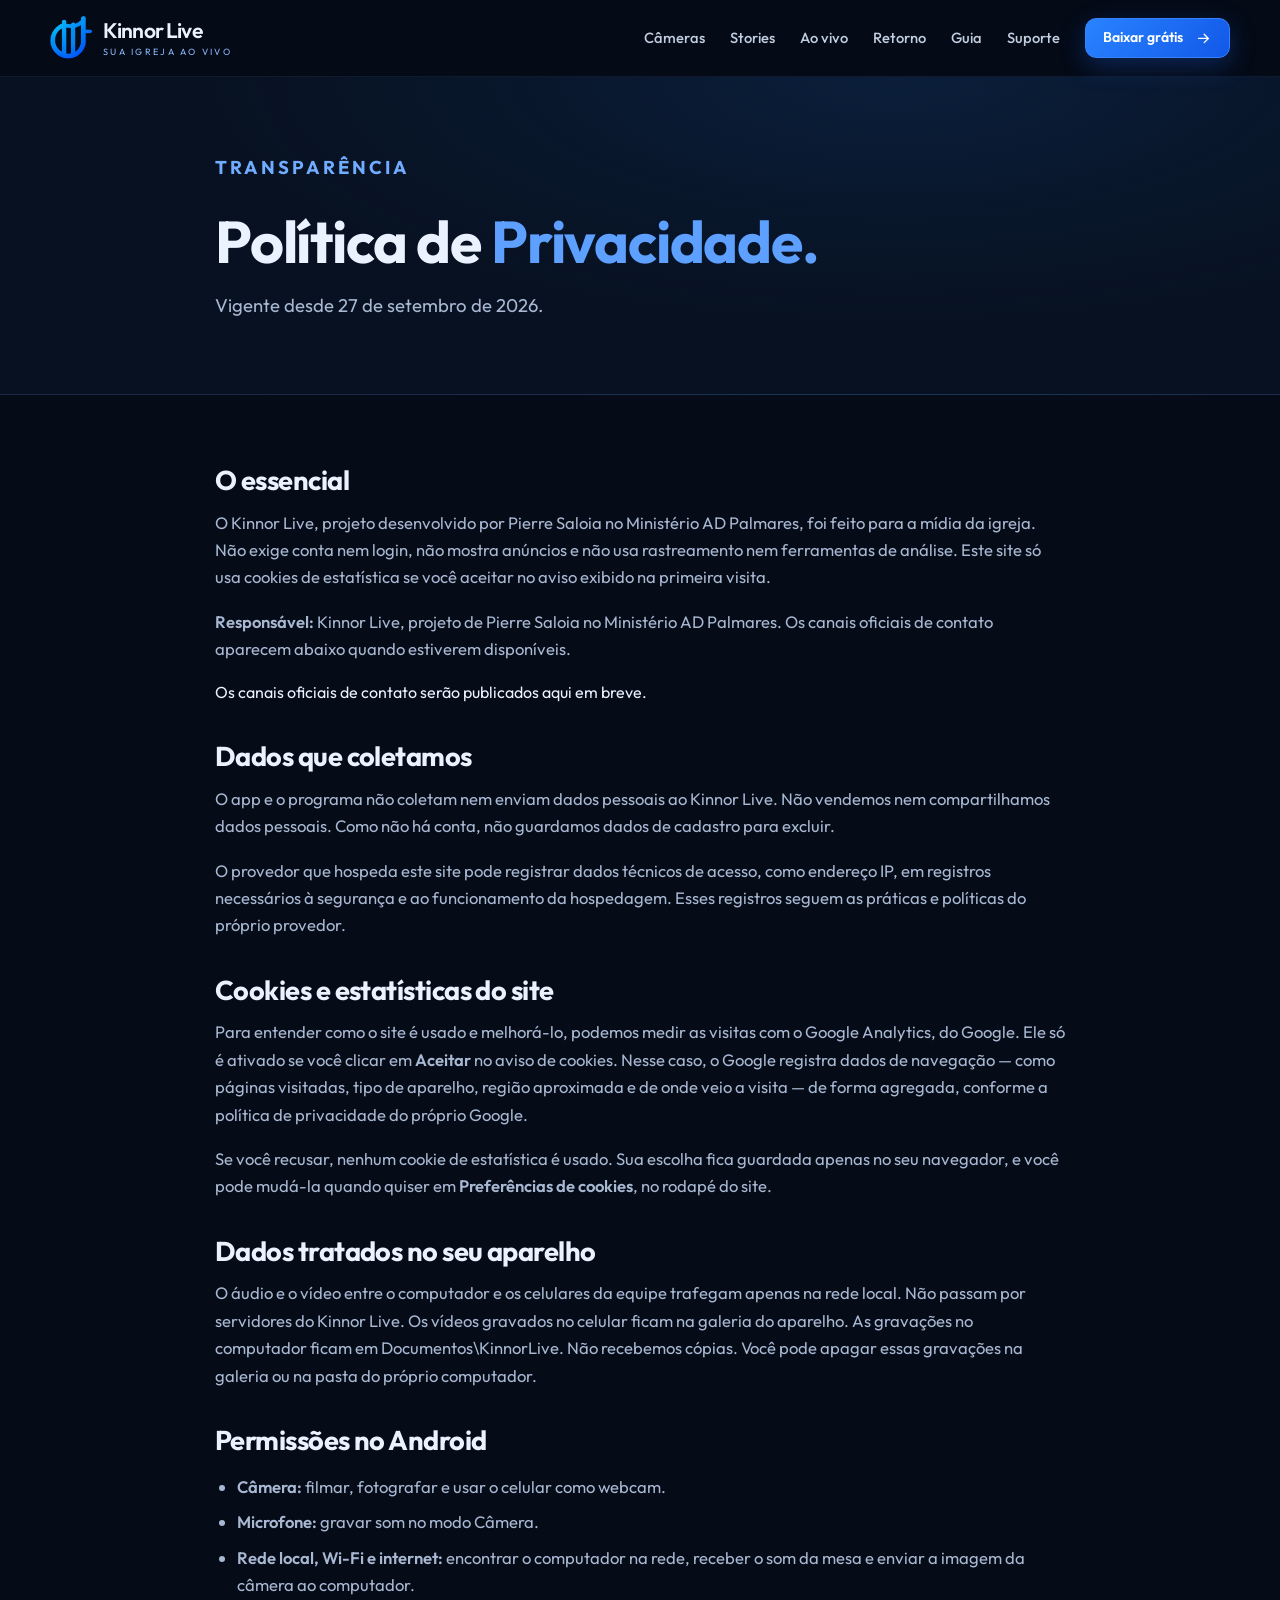
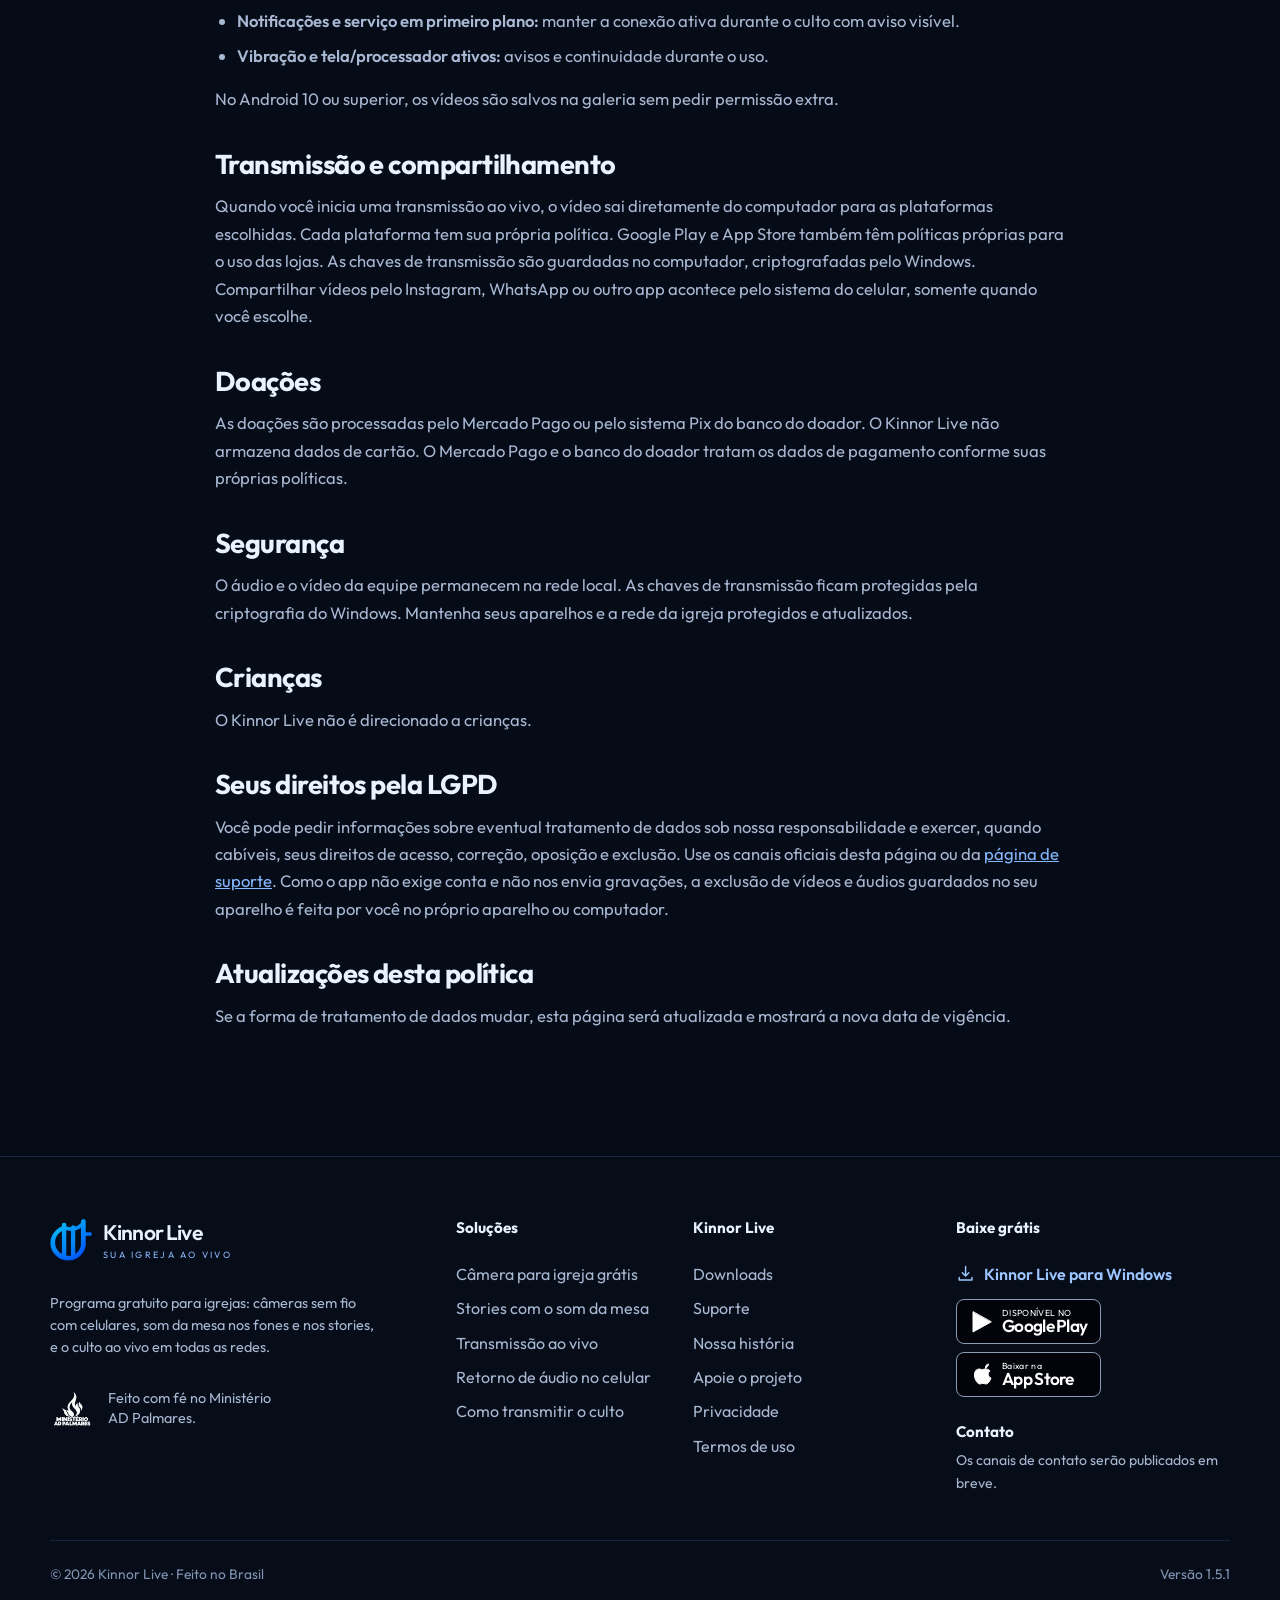
<file: public/privacidade.html>
<!doctype html>
<html lang="pt-BR">
  <head>
    <meta charset="utf-8" />
    <script>
      document.documentElement.classList.add("js");
      addEventListener("load", () => {
        if (!document.documentElement.classList.contains("js-ready"))
          document.documentElement.classList.remove("js");
      });
    </script>
    <meta name="viewport" content="width=device-width,initial-scale=1" />
    <meta name="theme-color" content="#050b17" />
    <title>Política de Privacidade | Kinnor Live</title>
    <meta
      name="description"
      content="Como o Kinnor Live trata áudio, vídeo e dados: sem conta, sem anúncios, com som e câmeras apenas na rede local da igreja."
    />
    <meta name="robots" content="index,follow,max-image-preview:large" />
    <link
      rel="canonical"
      href="https://kinnor-live.servidor-doacoes.workers.dev/privacidade"
      data-canonical
    />
    <meta property="og:type" content="website" />
    <meta property="og:locale" content="pt_BR" />
    <meta property="og:site_name" content="Kinnor Live" />
    <meta property="og:title" content="Política de Privacidade | Kinnor Live" />
    <meta
      property="og:description"
      content="Como o Kinnor Live trata áudio, vídeo e dados: sem conta, sem anúncios, com som e câmeras apenas na rede local da igreja."
    />
    <meta
      property="og:url"
      content="https://kinnor-live.servidor-doacoes.workers.dev/privacidade"
      data-og-url
    />
    <meta
      property="og:image"
      content="https://kinnor-live.servidor-doacoes.workers.dev/assets/img/og-kinnor-live.png"
      data-og-image
    />
    <meta name="twitter:card" content="summary_large_image" />
    <meta name="twitter:title" content="Política de Privacidade | Kinnor Live" />
    <meta name="twitter:description" content="Como o Kinnor Live trata áudio, vídeo e dados: sem conta, sem anúncios, com som e câmeras apenas na rede local da igreja." />
    <meta
      name="twitter:image"
      content="https://kinnor-live.servidor-doacoes.workers.dev/assets/img/og-kinnor-live.png"
      data-og-image
    />
    <link rel="icon" href="favicon.ico" sizes="any" />
    <link rel="icon" type="image/png" href="assets/img/favicon.png" />
    <link rel="icon" type="image/svg+xml" href="assets/img/favicon.svg" />
    <link rel="apple-touch-icon" href="assets/img/icon-192.png" />
    <link rel="manifest" href="site.webmanifest" />
    <link
      rel="preload"
      href="assets/fonts/outfit-latin-400-normal.woff2"
      as="font"
      type="font/woff2"
      crossorigin
    />
    <link
      rel="preload"
      href="assets/fonts/outfit-latin-700-normal.woff2"
      as="font"
      type="font/woff2"
      crossorigin
    />
    <link rel="stylesheet" href="assets/css/site.css?v=4d19a9be42" data-asset />
    <script type="module" src="assets/js/main.js?v=4d19a9be42" data-asset></script>
    <script type="application/ld+json">
      {
        "@context": "https://schema.org",
        "@type": "BreadcrumbList",
        "itemListElement": [
          { "@type": "ListItem", "position": 1, "name": "Início", "item": "https://kinnor-live.servidor-doacoes.workers.dev/" },
          { "@type": "ListItem", "position": 2, "name": "Privacidade", "item": "https://kinnor-live.servidor-doacoes.workers.dev/privacidade" }
        ]
      }
    </script>
    <script type="application/ld+json" data-faq-schema></script>
  </head>
  <body>
    <!-- CABEÇALHO -->
    <a class="skip-link" href="#conteudo">Pular para o conteúdo</a>
    <header class="site-header">
      <div class="container header-inner">
        <a class="brand" href="./" aria-label="Kinnor Live — página inicial">
          <img src="assets/img/logo.webp" width="42" height="42" alt="" />
          <span><strong>Kinnor Live</strong><small>SUA IGREJA AO VIVO</small></span>
        </a>
        <button class="menu-button" type="button" aria-label="Abrir menu" aria-expanded="false" aria-controls="menu-principal" data-menu-button>
          <svg class="icon" aria-hidden="true"><use href="assets/img/icons.svg#menu"></use></svg>
        </button>
        <nav id="menu-principal" class="nav" aria-label="Navegação principal" data-nav>
          <a href="camera-para-igreja">Câmeras</a>
          <a href="stories-com-audio-da-mesa">Stories</a>
          <a href="transmissao-ao-vivo-para-igrejas">Ao vivo</a>
          <a href="retorno-de-audio-no-celular">Retorno</a>
          <a href="como-transmitir-culto-com-celular">Guia</a>
          <a href="suporte">Suporte</a>
          <a class="button button-sm" href="download">
            Baixar grátis
            <svg class="icon" aria-hidden="true"><use href="assets/img/icons.svg#arrow"></use></svg>
          </a>
        </nav>
      </div>
    </header>
    <!-- /CABEÇALHO -->
    <main id="conteudo">
      <!-- ABERTURA DA PÁGINA -->
      <section class="page-hero legal-hero">
        <div class="container narrow">
          <p class="eyebrow">TRANSPARÊNCIA</p>
          <h1>
            Política de
            <span class="accent">Privacidade.</span>
          </h1>
          <p>Vigente desde 27 de setembro de 2026.</p>
        </div>
      </section>
      <!-- CONTEÚDO LEGAL -->
      <article class="section compact legal">
        <div class="container narrow">
          <h2>O essencial</h2>
          <p>
            O Kinnor Live, projeto desenvolvido por Pierre Saloia no Ministério
            AD Palmares, foi feito para a mídia da igreja. Não exige conta nem
            login, não mostra anúncios e não usa rastreamento nem ferramentas de
            análise. Este site só usa cookies de estatística se você aceitar no
            aviso exibido na primeira visita.
          </p>
          <p>
            <strong>Responsável:</strong>
            Kinnor Live, projeto de Pierre Saloia no Ministério AD Palmares. Os
            canais oficiais de contato aparecem abaixo quando estiverem
            disponíveis.
          </p>
          <div
            class="privacy-contact"
            data-contact
            data-contact-context="privacy"
          >
            Os canais oficiais de contato serão publicados aqui em breve.
          </div>
          <h2>Dados que coletamos</h2>
          <p>
            O app e o programa não coletam nem enviam dados pessoais ao Kinnor
            Live. Não vendemos nem compartilhamos dados pessoais. Como não há
            conta, não guardamos dados de cadastro para excluir.
          </p>
          <p>
            O provedor que hospeda este site pode registrar dados técnicos de
            acesso, como endereço IP, em registros necessários à segurança e ao
            funcionamento da hospedagem. Esses registros seguem as práticas e
            políticas do próprio provedor.
          </p>
          <h2 id="cookies">Cookies e estatísticas do site</h2>
          <p>
            Para entender como o site é usado e melhorá-lo, podemos medir as
            visitas com o Google Analytics, do Google. Ele só é ativado se você
            clicar em <strong>Aceitar</strong> no aviso de cookies. Nesse caso, o
            Google registra dados de navegação — como páginas visitadas, tipo de
            aparelho, região aproximada e de onde veio a visita — de forma
            agregada, conforme a política de privacidade do próprio Google.
          </p>
          <p>
            Se você recusar, nenhum cookie de estatística é usado. Sua escolha
            fica guardada apenas no seu navegador, e você pode mudá-la quando
            quiser em <strong>Preferências de cookies</strong>, no rodapé do site.
          </p>
          <h2>Dados tratados no seu aparelho</h2>
          <p>
            O áudio e o vídeo entre o computador e os celulares da equipe
            trafegam apenas na rede local. Não passam por servidores do Kinnor
            Live. Os vídeos gravados no celular ficam na galeria do aparelho. As
            gravações no computador ficam em Documentos\KinnorLive. Não
            recebemos cópias. Você pode apagar essas gravações na galeria ou na
            pasta do próprio computador.
          </p>
          <h2>Permissões no Android</h2>
          <ul>
            <li>
              <strong>Câmera:</strong>
              filmar, fotografar e usar o celular como webcam.
            </li>
            <li>
              <strong>Microfone:</strong>
              gravar som no modo Câmera.
            </li>
            <li>
              <strong>Rede local, Wi-Fi e internet:</strong>
              encontrar o computador na rede, receber o som da mesa e enviar a
              imagem da câmera ao computador.
            </li>
            <li>
              <strong>Notificações e serviço em primeiro plano:</strong>
              manter a conexão ativa durante o culto com aviso visível.
            </li>
            <li>
              <strong>Vibração e tela/processador ativos:</strong>
              avisos e continuidade durante o uso.
            </li>
          </ul>
          <p>
            No Android 10 ou superior, os vídeos são salvos na galeria sem pedir
            permissão extra.
          </p>
          <h2>Transmissão e compartilhamento</h2>
          <p>
            Quando você inicia uma transmissão ao vivo, o vídeo sai diretamente
            do computador para as plataformas escolhidas. Cada plataforma tem
            sua própria política. Google Play e App Store também têm políticas
            próprias para o uso das lojas. As chaves de transmissão são
            guardadas no computador, criptografadas pelo Windows. Compartilhar
            vídeos pelo Instagram, WhatsApp ou outro app acontece pelo sistema
            do celular, somente quando você escolhe.
          </p>
          <h2>Doações</h2>
          <p>
            As doações são processadas pelo Mercado Pago ou pelo sistema Pix do
            banco do doador. O Kinnor Live não armazena dados de cartão. O
            Mercado Pago e o banco do doador tratam os dados de pagamento
            conforme suas próprias políticas.
          </p>
          <h2>Segurança</h2>
          <p>
            O áudio e o vídeo da equipe permanecem na rede local. As chaves de
            transmissão ficam protegidas pela criptografia do Windows. Mantenha
            seus aparelhos e a rede da igreja protegidos e atualizados.
          </p>
          <h2>Crianças</h2>
          <p>O Kinnor Live não é direcionado a crianças.</p>
          <h2>Seus direitos pela LGPD</h2>
          <p>
            Você pode pedir informações sobre eventual tratamento de dados sob
            nossa responsabilidade e exercer, quando cabíveis, seus direitos de
            acesso, correção, oposição e exclusão. Use os canais oficiais desta
            página ou da
            <a href="suporte#contato">página de suporte</a>. Como o app não exige conta e não nos envia gravações, a exclusão
            de vídeos e áudios guardados no seu aparelho é feita por você no
            próprio aparelho ou computador.
          </p>
          <h2>Atualizações desta política</h2>
          <p>
            Se a forma de tratamento de dados mudar, esta página será atualizada
            e mostrará a nova data de vigência.
          </p>
        </div>
      </article>
    </main>
    <!-- RODAPÉ -->
    <footer class="site-footer">
      <div class="container footer-grid">
        <div class="footer-about">
          <a class="brand" href="./" aria-label="Kinnor Live — página inicial">
            <img src="assets/img/logo.webp" width="42" height="42" alt="" loading="lazy" />
            <span><strong>Kinnor Live</strong><small>SUA IGREJA AO VIVO</small></span>
          </a>
          <p class="footer-pitch">Programa gratuito para igrejas: câmeras sem fio com celulares, som da mesa nos fones e nos stories, e o culto ao vivo em todas as redes.</p>
          <div class="footer-ministry">
            <img src="assets/img/ministerio.webp" width="48" height="48" loading="lazy" alt="Logo do Ministério AD Palmares" />
            <p>Feito com fé no Ministério AD Palmares.</p>
          </div>
        </div>
        <div class="footer-links">
          <h2>Soluções</h2>
          <a href="camera-para-igreja">Câmera para igreja grátis</a>
          <a href="stories-com-audio-da-mesa">Stories com o som da mesa</a>
          <a href="transmissao-ao-vivo-para-igrejas">Transmissão ao vivo</a>
          <a href="retorno-de-audio-no-celular">Retorno de áudio no celular</a>
          <a href="como-transmitir-culto-com-celular">Como transmitir o culto</a>
        </div>
        <div class="footer-links">
          <h2>Kinnor Live</h2>
          <a href="download">Downloads</a>
          <a href="suporte">Suporte</a>
          <a href="./#sobre">Nossa história</a>
          <a href="./#apoie">Apoie o projeto</a>
          <a href="privacidade">Privacidade</a>
          <a href="termos">Termos de uso</a>
          <button type="button" class="footer-cookie" data-cookie-settings hidden>Preferências de cookies</button>
        </div>
        <div class="footer-downloads">
          <h2>Baixe grátis</h2>
          <a class="footer-win-link" href="https://github.com/PierreSaloia/kinnor-live-site/releases/download/v1.5.1/KinnorLive-Setup-1.5.1.exe" data-win-download>
            <svg class="icon" aria-hidden="true"><use href="assets/img/icons.svg#download"></use></svg>
            Kinnor Live para Windows
          </a>
          <a class="store-badge" href="download#android" data-store="android" aria-label="Disponível no Google Play">
            <svg class="icon" aria-hidden="true"><use href="assets/img/icons.svg#play"></use></svg>
            <span><small>DISPONÍVEL NO</small><strong>Google Play</strong></span>
          </a>
          <a class="store-badge" href="download#iphone" data-store="ios" aria-label="Baixar na App Store">
            <svg class="icon" aria-hidden="true"><use href="assets/img/icons.svg#apple"></use></svg>
            <span><small>Baixar na</small><strong>App Store</strong></span>
          </a>
          <h2 class="footer-contact-title">Contato</h2>
          <div class="footer-contact" data-contact data-contact-context="footer">Os canais de contato serão publicados em breve.</div>
        </div>
      </div>
      <div class="container footer-bottom">
        <span>© <span data-year>2026</span> Kinnor Live · Feito no Brasil</span>
        <span>Versão <span data-version>1.5.1</span></span>
      </div>
    </footer>

    <div class="download-toast" role="status" aria-live="polite" data-download-toast hidden>
      <span>Seu download começou.</span>
      <a href="download#instalar">Ver como instalar</a>
      <button type="button" aria-label="Fechar aviso" data-toast-close>×</button>
    </div>

    <div class="cookie-banner" role="region" aria-label="Aviso de cookies" data-cookie-banner hidden>
      <p>Usamos cookies do Google Analytics para entender, de forma agregada, como o site é usado. Você escolhe. <a href="privacidade#cookies">Saiba mais</a>.</p>
      <div>
        <button type="button" class="button button-sm button-ghost" data-cookie-choice="recusado">Recusar</button>
        <button type="button" class="button button-sm" data-cookie-choice="aceito">Aceitar</button>
      </div>
    </div>

    <dialog class="store-dialog" data-store-dialog aria-labelledby="dialog-title" aria-describedby="dialog-text">
      <div class="dialog-inner">
        <button type="button" class="dialog-close" aria-label="Fechar" data-dialog-close>×</button>
        <div class="dialog-icon"><svg class="icon" aria-hidden="true"><use href="assets/img/icons.svg#download"></use></svg></div>
        <h2 id="dialog-title" data-dialog-title>Em breve</h2>
        <p id="dialog-text" data-dialog-text></p>
        <a class="button" href="https://github.com/PierreSaloia/kinnor-live-site/releases/download/v1.5.1/KinnorLive-Android-1.5.1.apk" data-apk-download data-dialog-apk>
          Instalar o app Android direto
          <svg class="icon" aria-hidden="true"><use href="assets/img/icons.svg#download"></use></svg>
        </a>
        <button type="button" class="text-button" data-dialog-close>Entendi</button>
      </div>
    </dialog>
    <!-- /RODAPÉ -->
  </body>
</html>
</file>
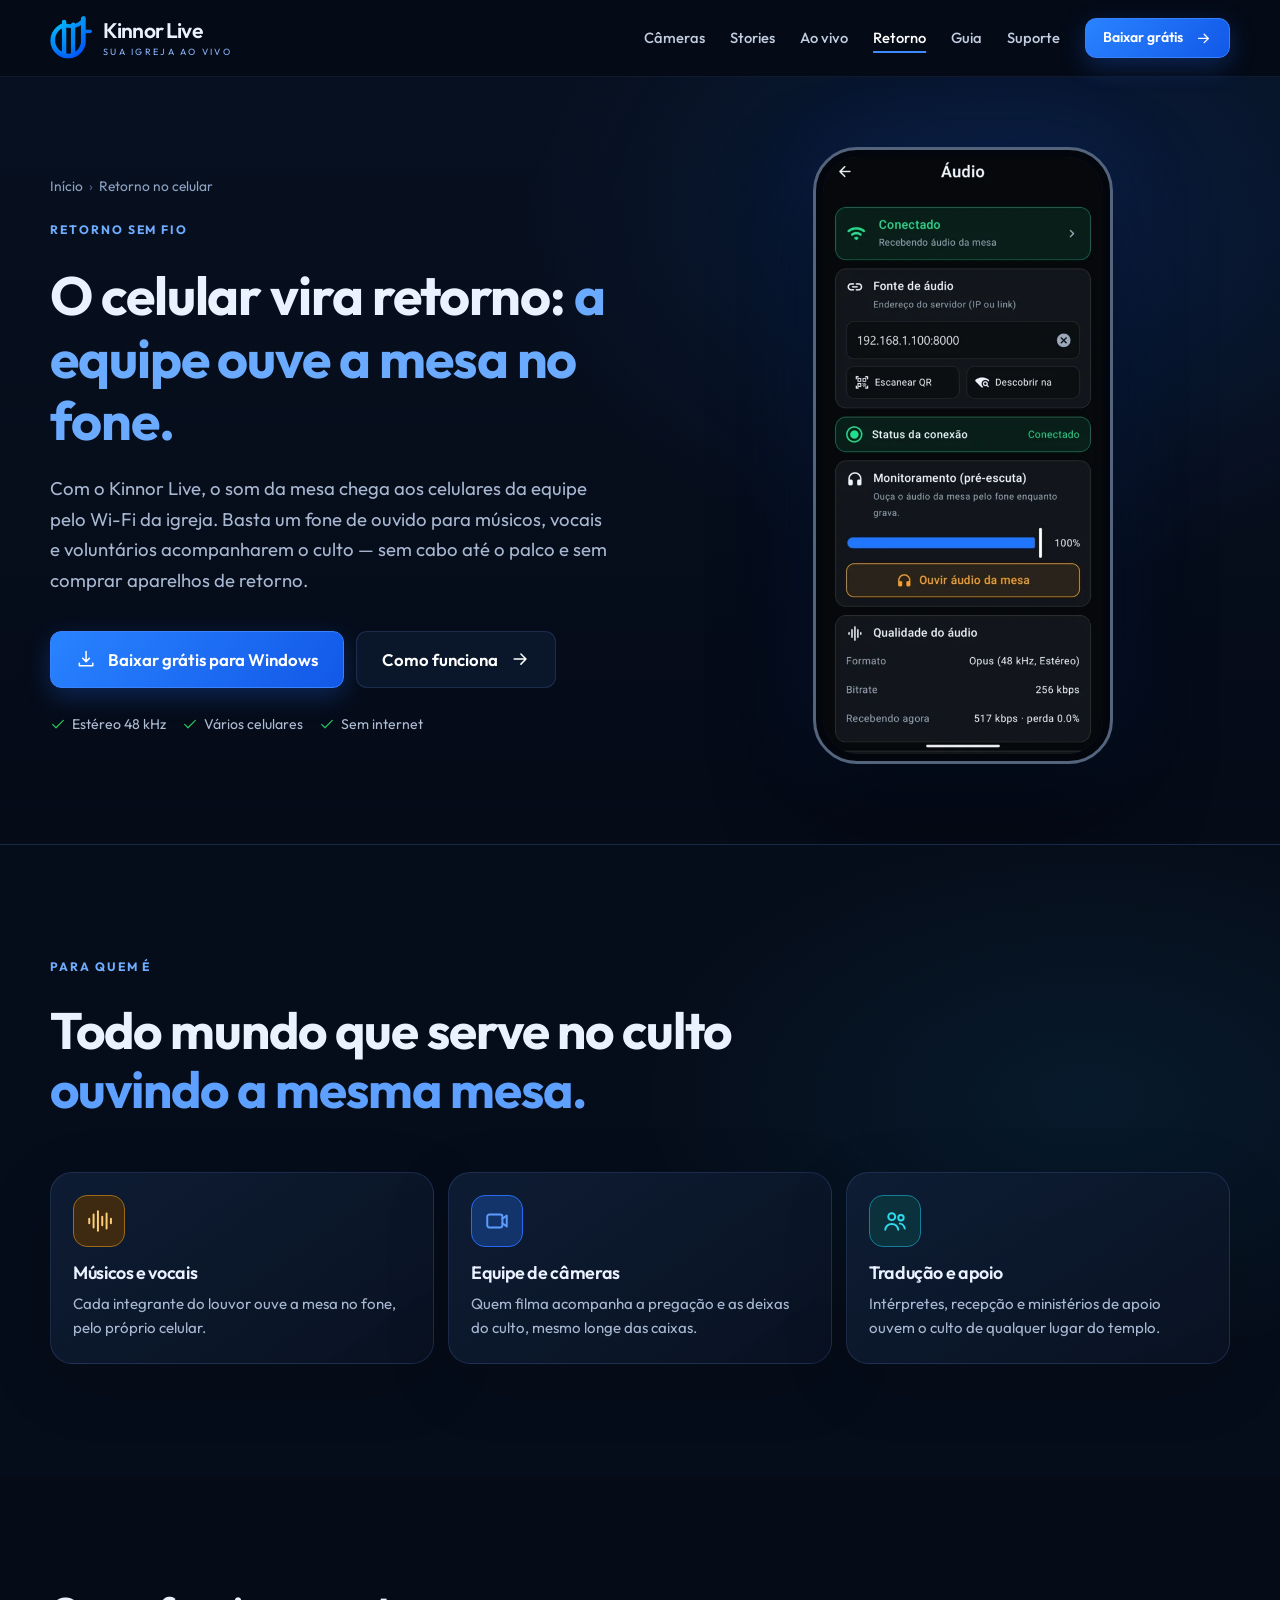
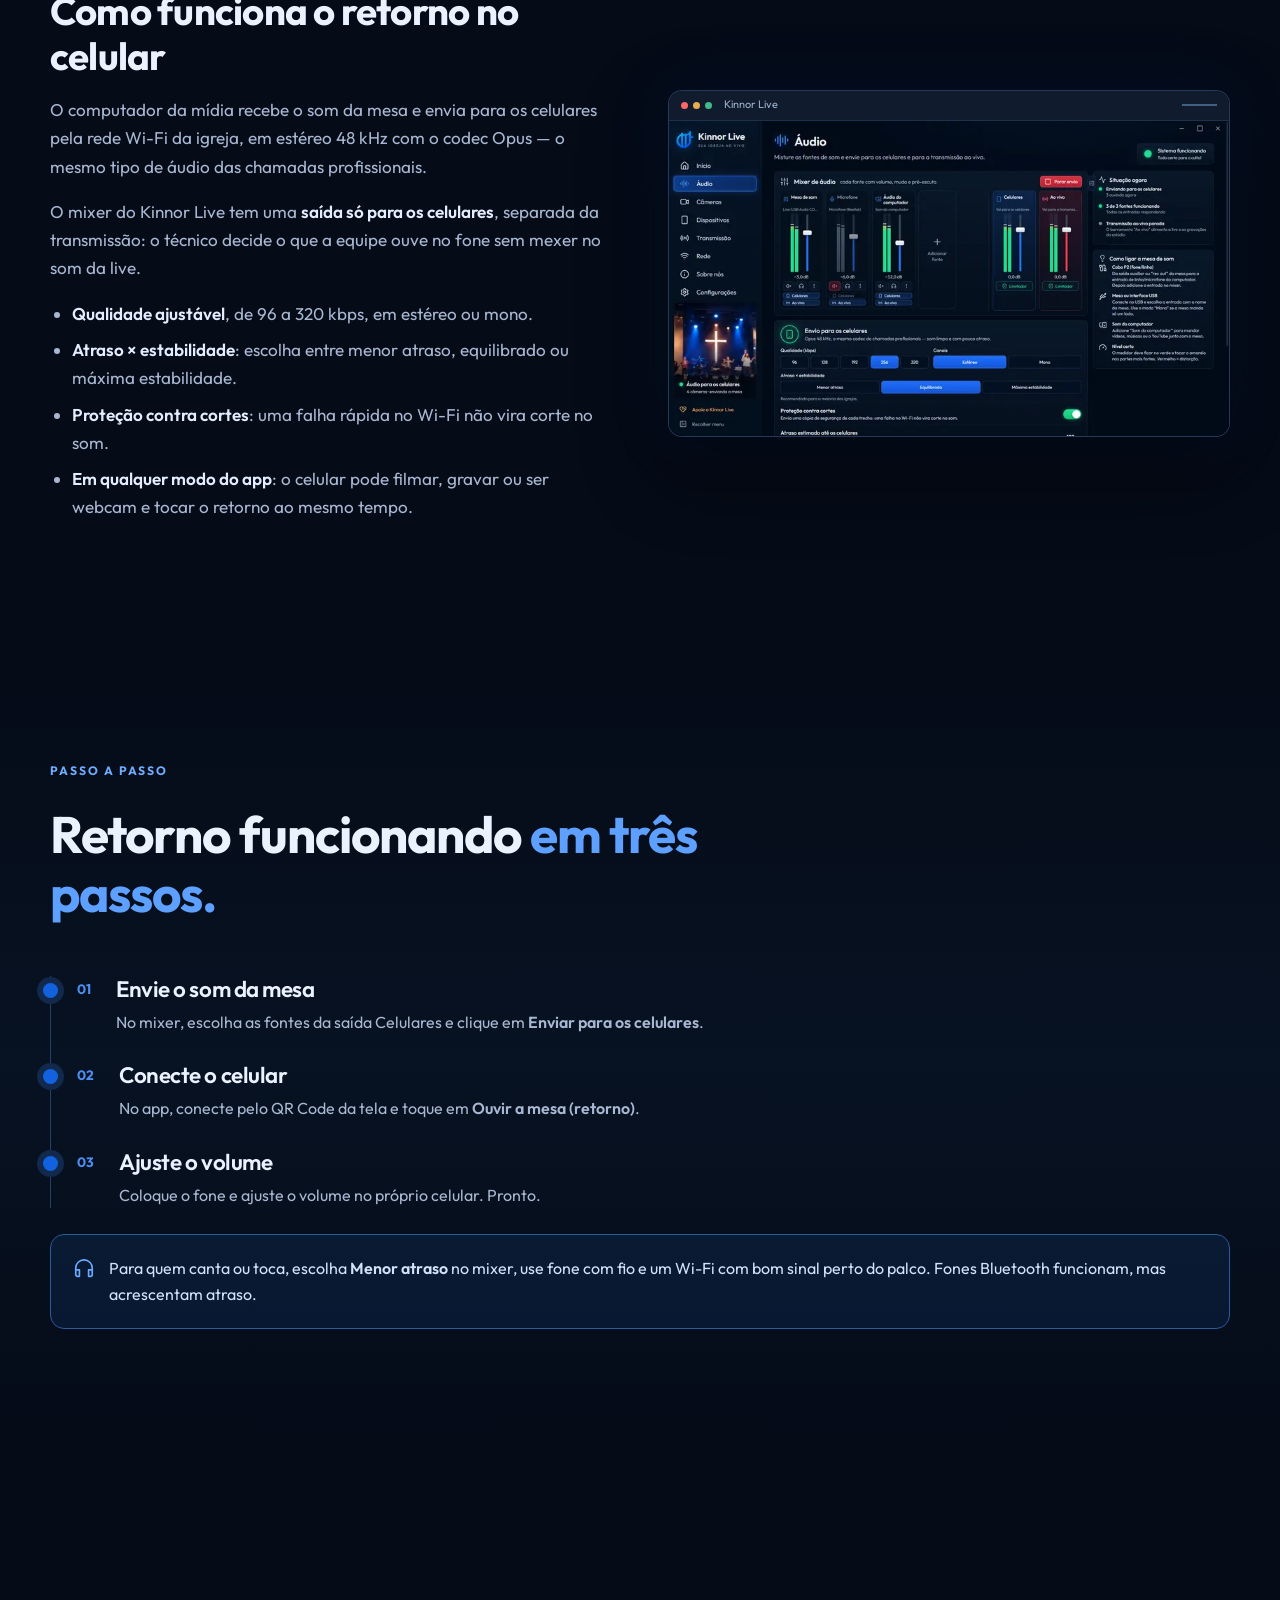
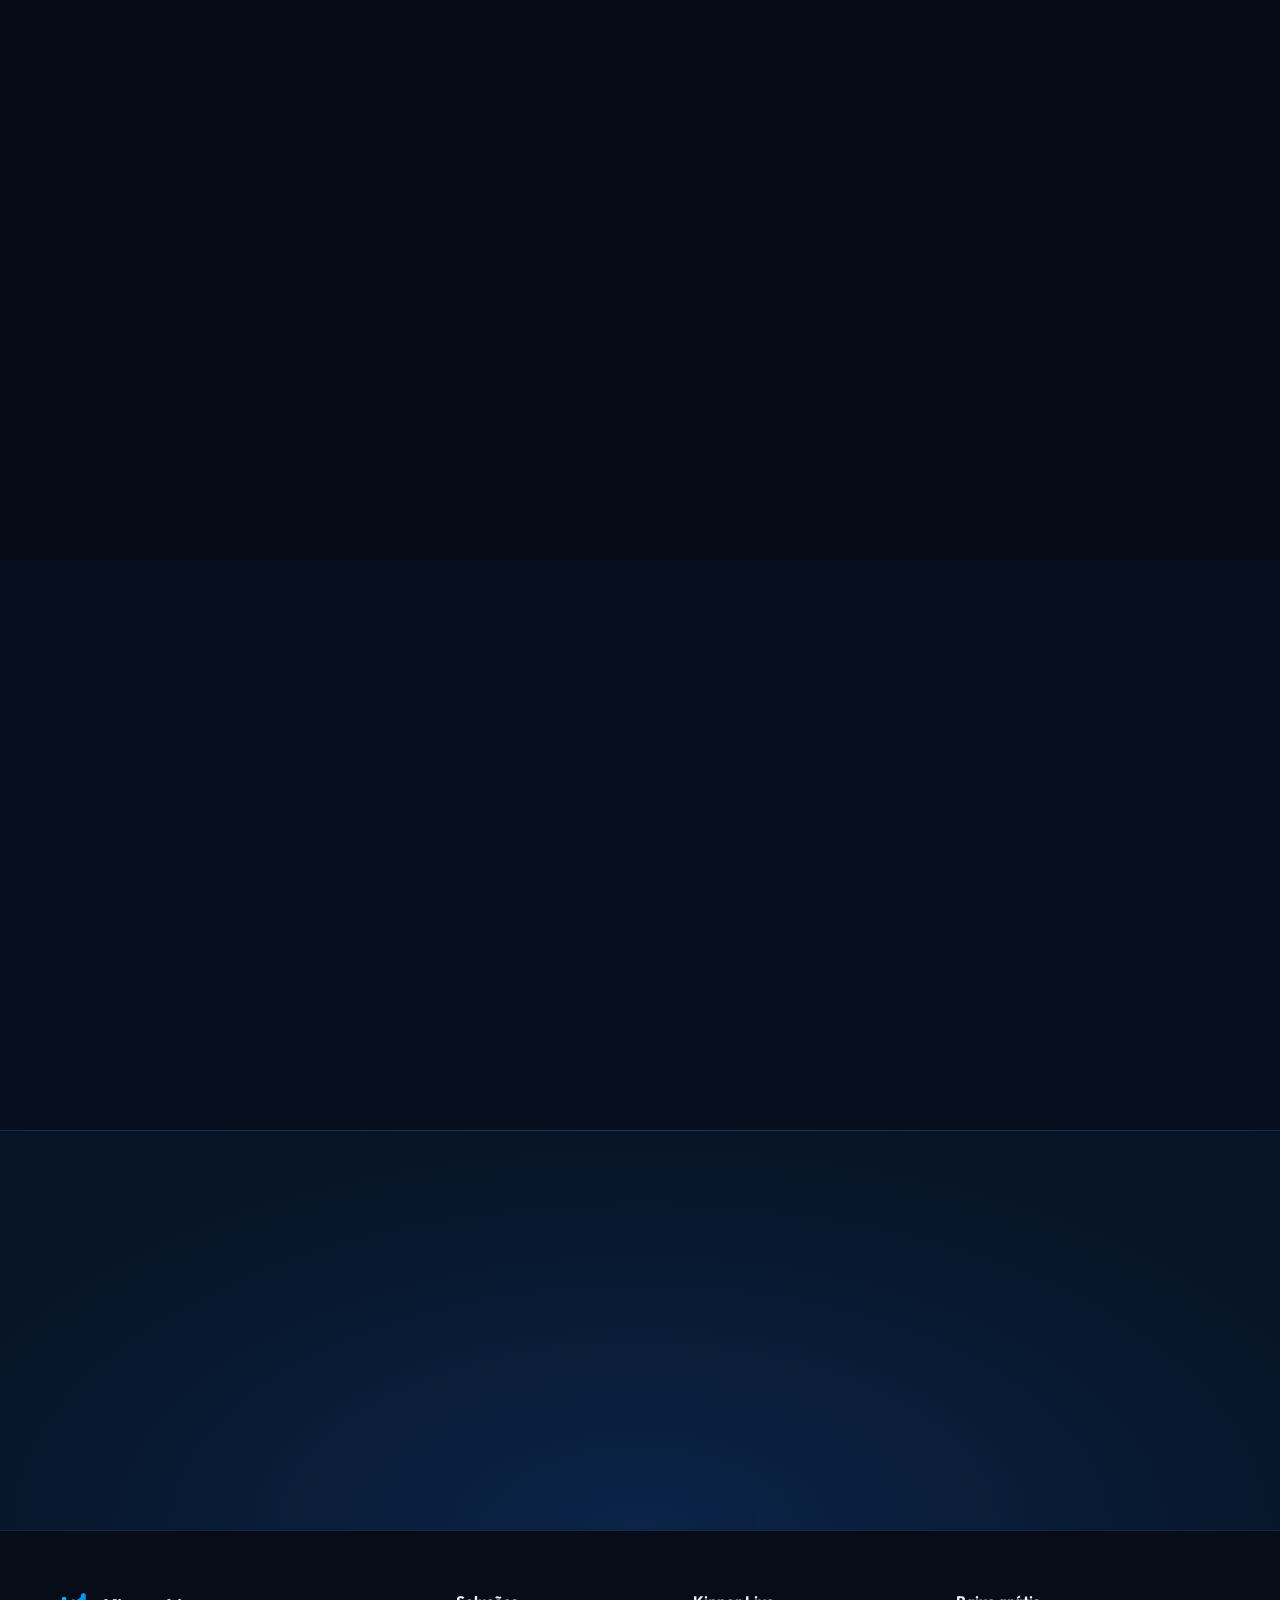
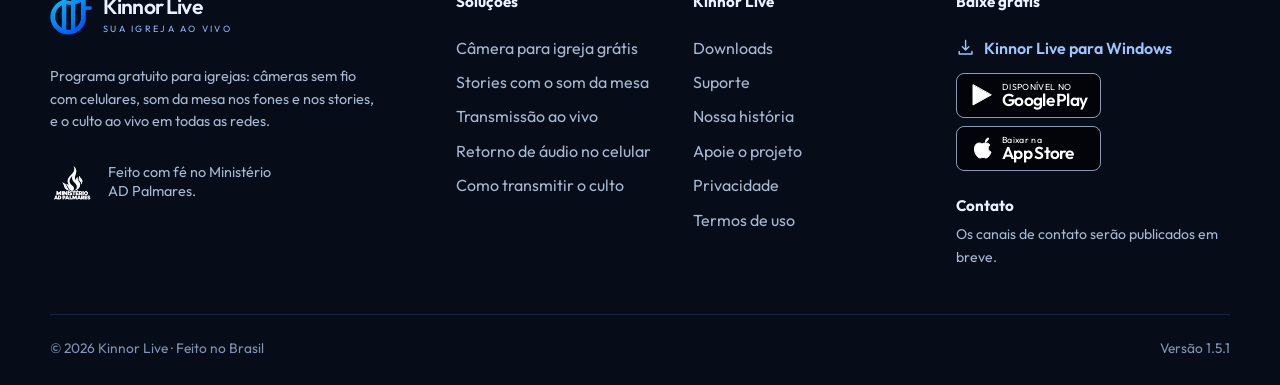
<file: public/retorno-de-audio-no-celular.html>
<!doctype html>
<html lang="pt-BR">
  <head>
    <meta charset="utf-8" />
    <meta name="viewport" content="width=device-width,initial-scale=1" />
    <script>
      document.documentElement.classList.add("js");
      addEventListener("load", () => {
        if (!document.documentElement.classList.contains("js-ready"))
          document.documentElement.classList.remove("js");
      });
    </script>
    <title>Retorno de áudio no celular pelo Wi-Fi | Kinnor Live</title>
    <meta name="description" content="Transforme o celular em retorno: músicos, vocais e equipe ouvem o som da mesa no fone de ouvido, pelo Wi-Fi da igreja, com baixo atraso. Grátis." />
    <link rel="canonical" href="https://kinnor-live.servidor-doacoes.workers.dev/retorno-de-audio-no-celular" data-canonical />
    <meta name="robots" content="index,follow,max-image-preview:large" />
    <meta name="theme-color" content="#050b17" />
    <meta property="og:type" content="article" />
    <meta property="og:locale" content="pt_BR" />
    <meta property="og:site_name" content="Kinnor Live" />
    <meta property="og:title" content="O celular vira retorno: a equipe ouve a mesa no fone" />
    <meta property="og:description" content="O som da mesa chega aos celulares da equipe pelo Wi-Fi da igreja. Basta um fone de ouvido. Gratuito." />
    <meta property="og:url" content="https://kinnor-live.servidor-doacoes.workers.dev/retorno-de-audio-no-celular" data-og-url />
    <meta property="og:image" content="https://kinnor-live.servidor-doacoes.workers.dev/assets/img/og-kinnor-live.png" data-og-image />
    <meta property="og:image:width" content="1200" />
    <meta property="og:image:height" content="630" />
    <meta property="og:image:alt" content="Kinnor Live: sua igreja ao vivo" />
    <meta name="twitter:card" content="summary_large_image" />
    <meta name="twitter:title" content="O celular vira retorno: a equipe ouve a mesa no fone" />
    <meta name="twitter:description" content="O som da mesa chega aos celulares da equipe pelo Wi-Fi da igreja. Basta um fone de ouvido." />
    <meta name="twitter:image" content="https://kinnor-live.servidor-doacoes.workers.dev/assets/img/og-kinnor-live.png" data-og-image />
    <link rel="icon" href="favicon.ico" sizes="any" />
    <link rel="icon" type="image/svg+xml" href="assets/img/favicon.svg" />
    <link rel="apple-touch-icon" href="assets/img/icon-192.png" />
    <link rel="manifest" href="site.webmanifest" />
    <link rel="preload" href="assets/fonts/outfit-latin-400-normal.woff2" as="font" type="font/woff2" crossorigin />
    <link rel="preload" href="assets/fonts/outfit-latin-700-normal.woff2" as="font" type="font/woff2" crossorigin />
    <link rel="stylesheet" href="assets/css/site.css?v=4d19a9be42" data-asset />
    <script type="module" src="assets/js/main.js?v=4d19a9be42" data-asset></script>
    <script type="application/ld+json">
      {
        "@context": "https://schema.org",
        "@type": "BreadcrumbList",
        "itemListElement": [
          { "@type": "ListItem", "position": 1, "name": "Início", "item": "https://kinnor-live.servidor-doacoes.workers.dev/" },
          { "@type": "ListItem", "position": 2, "name": "Retorno de áudio no celular", "item": "https://kinnor-live.servidor-doacoes.workers.dev/retorno-de-audio-no-celular" }
        ]
      }
    </script>
    <script type="application/ld+json" data-faq-schema>
      {"@context":"https://schema.org","@type":"FAQPage","mainEntity":[{"@type":"Question","name":"Como usar o celular como retorno de áudio?","acceptedAnswer":{"@type":"Answer","text":"Instale o Kinnor Live no computador ligado à mesa, clique em Enviar para os celulares e, no app, toque em Ouvir a mesa (retorno). O som chega pelo Wi-Fi e sai no fone do celular."}},{"@type":"Question","name":"Precisa de internet?","acceptedAnswer":{"@type":"Answer","text":"Não. O som vai do computador para os celulares pela rede Wi-Fi da igreja, sem usar internet."}},{"@type":"Question","name":"Quantos celulares podem ouvir ao mesmo tempo?","acceptedAnswer":{"@type":"Answer","text":"Vários. Cada celular conectado recebe o som da mesa; o limite depende da capacidade da rede Wi-Fi da igreja."}},{"@type":"Question","name":"Posso usar fone Bluetooth?","acceptedAnswer":{"@type":"Answer","text":"Pode, mas fones Bluetooth acrescentam atraso. Para músicos e vocais, prefira fone com fio."}},{"@type":"Question","name":"O retorno muda o som da transmissão?","acceptedAnswer":{"@type":"Answer","text":"Não. A saída para os celulares é separada da saída da transmissão ao vivo no mixer."}}]}
    </script>
  </head>
  <body>
    <!-- CABEÇALHO -->
    <a class="skip-link" href="#conteudo">Pular para o conteúdo</a>
    <header class="site-header">
      <div class="container header-inner">
        <a class="brand" href="./" aria-label="Kinnor Live — página inicial">
          <img src="assets/img/logo.webp" width="42" height="42" alt="" />
          <span><strong>Kinnor Live</strong><small>SUA IGREJA AO VIVO</small></span>
        </a>
        <button class="menu-button" type="button" aria-label="Abrir menu" aria-expanded="false" aria-controls="menu-principal" data-menu-button>
          <svg class="icon" aria-hidden="true"><use href="assets/img/icons.svg#menu"></use></svg>
        </button>
        <nav id="menu-principal" class="nav" aria-label="Navegação principal" data-nav>
          <a href="camera-para-igreja">Câmeras</a>
          <a href="stories-com-audio-da-mesa">Stories</a>
          <a href="transmissao-ao-vivo-para-igrejas">Ao vivo</a>
          <a href="retorno-de-audio-no-celular">Retorno</a>
          <a href="como-transmitir-culto-com-celular">Guia</a>
          <a href="suporte">Suporte</a>
          <a class="button button-sm" href="download">
            Baixar grátis
            <svg class="icon" aria-hidden="true"><use href="assets/img/icons.svg#arrow"></use></svg>
          </a>
        </nav>
      </div>
    </header>
    <!-- /CABEÇALHO -->

    <main id="conteudo">
      <section class="landing-hero">
        <div class="container landing-grid">
          <div>
            <ol class="breadcrumb">
              <li><a href="./">Início</a></li>
              <li aria-current="page">Retorno no celular</li>
            </ol>
            <p class="eyebrow">RETORNO SEM FIO</p>
            <h1>O celular vira retorno: <em>a equipe ouve a mesa no fone.</em></h1>
            <p class="lead">
              Com o Kinnor Live, o som da mesa chega aos celulares da equipe pelo
              Wi-Fi da igreja. Basta um fone de ouvido para músicos, vocais e
              voluntários acompanharem o culto — sem cabo até o palco e sem
              comprar aparelhos de retorno.
            </p>
            <div class="hero-actions">
              <a class="button button-lg" href="https://github.com/PierreSaloia/kinnor-live-site/releases/download/v1.5.1/KinnorLive-Setup-1.5.1.exe" data-smart-download>
                <svg class="icon" aria-hidden="true"><use href="assets/img/icons.svg#download"></use></svg>
                <span data-smart-label>Baixar grátis para Windows</span>
              </a>
              <a class="button button-ghost button-lg" href="#como-funciona">
                Como funciona
                <svg class="icon" aria-hidden="true"><use href="assets/img/icons.svg#arrow"></use></svg>
              </a>
            </div>
            <ul class="trust-line">
              <li><svg class="icon" aria-hidden="true"><use href="assets/img/icons.svg#check"></use></svg>Estéreo 48 kHz</li>
              <li><svg class="icon" aria-hidden="true"><use href="assets/img/icons.svg#check"></use></svg>Vários celulares</li>
              <li><svg class="icon" aria-hidden="true"><use href="assets/img/icons.svg#check"></use></svg>Sem internet</li>
            </ul>
          </div>
          <div class="landing-visual">
            <div class="phone phone-static">
              <div class="phone-screen">
                <img class="phone-shot" src="assets/img/app-audio-480.webp" srcset="assets/img/app-audio-480.webp 480w, assets/img/app-audio-900.webp 900w" sizes="300px" width="480" height="1024" alt="Tela Áudio do app Kinnor Live: conectado, recebendo o áudio da mesa, com o botão Ouvir áudio da mesa" fetchpriority="high" />
              </div>
            </div>
          </div>
        </div>
      </section>

      <section class="section stories-section">
        <div class="container">
          <div class="section-heading reveal">
            <p class="eyebrow">PARA QUEM É</p>
            <h2>Todo mundo que serve no culto <span class="accent">ouvindo a mesma mesa.</span></h2>
          </div>
          <div class="use-grid">
            <article class="card reveal">
              <div class="feature-icon amber"><svg class="icon" aria-hidden="true"><use href="assets/img/icons.svg#audio"></use></svg></div>
              <h3>Músicos e vocais</h3>
              <p>Cada integrante do louvor ouve a mesa no fone, pelo próprio celular.</p>
            </article>
            <article class="card reveal">
              <div class="feature-icon blue"><svg class="icon" aria-hidden="true"><use href="assets/img/icons.svg#camera"></use></svg></div>
              <h3>Equipe de câmeras</h3>
              <p>Quem filma acompanha a pregação e as deixas do culto, mesmo longe das caixas.</p>
            </article>
            <article class="card reveal">
              <div class="feature-icon cyan"><svg class="icon" aria-hidden="true"><use href="assets/img/icons.svg#users"></use></svg></div>
              <h3>Tradução e apoio</h3>
              <p>Intérpretes, recepção e ministérios de apoio ouvem o culto de qualquer lugar do templo.</p>
            </article>
          </div>
        </div>
      </section>

      <section class="section" id="como-funciona">
        <div class="container split">
          <div class="prose reveal">
            <h2>Como funciona o retorno no celular</h2>
            <p>
              O computador da mídia recebe o som da mesa e envia para os
              celulares pela rede Wi-Fi da igreja, em estéreo 48 kHz com o codec
              Opus — o mesmo tipo de áudio das chamadas profissionais.
            </p>
            <p>
              O mixer do Kinnor Live tem uma <strong>saída só para os celulares</strong>,
              separada da transmissão: o técnico decide o que a equipe ouve no fone
              sem mexer no som da live.
            </p>
            <ul>
              <li><strong>Qualidade ajustável</strong>, de 96 a 320 kbps, em estéreo ou mono.</li>
              <li><strong>Atraso × estabilidade</strong>: escolha entre menor atraso, equilibrado ou máxima estabilidade.</li>
              <li><strong>Proteção contra cortes</strong>: uma falha rápida no Wi-Fi não vira corte no som.</li>
              <li><strong>Em qualquer modo do app</strong>: o celular pode filmar, gravar ou ser webcam e tocar o retorno ao mesmo tempo.</li>
            </ul>
          </div>
          <div class="reveal">
            <div class="window-frame">
              <div class="window-bar"><span class="window-dots"><i></i><i></i><i></i></span><span>Kinnor Live</span><span class="window-line"></span></div>
              <img src="assets/img/audio-1200.webp" srcset="assets/img/audio-800.webp 800w, assets/img/audio-1200.webp 1200w, assets/img/audio-1672.webp 1672w" sizes="(max-width: 850px) 92vw, 46vw" width="1200" height="676" alt="Mixer do Kinnor Live com a saída Celulares, qualidade do áudio e o ajuste de atraso" loading="lazy" decoding="async" />
            </div>
          </div>
        </div>
      </section>

      <section class="section how-section">
        <div class="container">
          <div class="section-heading reveal">
            <p class="eyebrow">PASSO A PASSO</p>
            <h2>Retorno funcionando <span class="accent">em três passos.</span></h2>
          </div>
          <ol class="steps">
            <li class="step reveal"><span>01</span><div><h3>Envie o som da mesa</h3><p>No mixer, escolha as fontes da saída Celulares e clique em <strong>Enviar para os celulares</strong>.</p></div></li>
            <li class="step reveal"><span>02</span><div><h3>Conecte o celular</h3><p>No app, conecte pelo QR Code da tela e toque em <strong>Ouvir a mesa (retorno)</strong>.</p></div></li>
            <li class="step reveal"><span>03</span><div><h3>Ajuste o volume</h3><p>Coloque o fone e ajuste o volume no próprio celular. Pronto.</p></div></li>
          </ol>
          <div class="callout reveal">
            <svg class="icon" aria-hidden="true"><use href="assets/img/icons.svg#headphones"></use></svg>
            <p>
              Para quem canta ou toca, escolha <strong>Menor atraso</strong> no
              mixer, use fone com fio e um Wi-Fi com bom sinal perto do palco.
              Fones Bluetooth funcionam, mas acrescentam atraso.
            </p>
          </div>
        </div>
      </section>

      <section class="section faq-section landing-faq" id="perguntas">
        <div class="container">
          <div class="section-heading reveal">
            <p class="eyebrow">DÚVIDAS FREQUENTES</p>
            <h2>Perguntas sobre <span class="accent">retorno no celular.</span></h2>
          </div>
          <div class="faq-list" data-faq>
            <details>
              <summary>Como usar o celular como retorno de áudio?</summary>
              <p>Instale o Kinnor Live no computador ligado à mesa, clique em Enviar para os celulares e, no app, toque em Ouvir a mesa (retorno). O som chega pelo Wi-Fi e sai no fone do celular.</p>
            </details>
            <details>
              <summary>Precisa de internet?</summary>
              <p>Não. O som vai do computador para os celulares pela rede Wi-Fi da igreja, sem usar internet.</p>
            </details>
            <details>
              <summary>Quantos celulares podem ouvir ao mesmo tempo?</summary>
              <p>Vários. Cada celular conectado recebe o som da mesa; o limite depende da capacidade da rede Wi-Fi da igreja.</p>
            </details>
            <details>
              <summary>Posso usar fone Bluetooth?</summary>
              <p>Pode, mas fones Bluetooth acrescentam atraso. Para músicos e vocais, prefira fone com fio.</p>
            </details>
            <details>
              <summary>O retorno muda o som da transmissão?</summary>
              <p>Não. A saída para os celulares é separada da saída da transmissão ao vivo no mixer.</p>
            </details>
          </div>
        </div>
      </section>

      <section class="section related">
        <div class="container">
          <div class="section-heading reveal">
            <p class="eyebrow">CONTINUE LENDO</p>
            <h2>Mais do Kinnor Live <span class="accent">para a sua igreja.</span></h2>
          </div>
          <div class="related-grid">
            <a class="card reveal" href="stories-com-audio-da-mesa"><strong>Stories com o som da mesa</strong><span>O mesmo som, gravado junto com o vídeo do celular.</span></a>
            <a class="card reveal" href="camera-para-igreja"><strong>Câmera para igreja grátis</strong><span>Os celulares da equipe como câmeras sem fio.</span></a>
            <a class="card reveal" href="transmissao-ao-vivo-para-igrejas"><strong>Transmissão ao vivo</strong><span>O culto em todas as redes ao mesmo tempo.</span></a>
          </div>
        </div>
      </section>

      <section class="section final-cta">
        <div class="container final-inner reveal">
          <div>
            <p class="eyebrow">COMECE HOJE</p>
            <h2>Retorno para a equipe inteira, <span class="accent">sem comprar nada.</span></h2>
            <p>Baixe o Kinnor Live grátis e use os celulares que vocês já têm.</p>
          </div>
          <a class="button button-lg" href="download">
            Baixar grátis
            <svg class="icon" aria-hidden="true"><use href="assets/img/icons.svg#arrow"></use></svg>
          </a>
        </div>
      </section>
    </main>

    <!-- RODAPÉ -->
    <footer class="site-footer">
      <div class="container footer-grid">
        <div class="footer-about">
          <a class="brand" href="./" aria-label="Kinnor Live — página inicial">
            <img src="assets/img/logo.webp" width="42" height="42" alt="" loading="lazy" />
            <span><strong>Kinnor Live</strong><small>SUA IGREJA AO VIVO</small></span>
          </a>
          <p class="footer-pitch">Programa gratuito para igrejas: câmeras sem fio com celulares, som da mesa nos fones e nos stories, e o culto ao vivo em todas as redes.</p>
          <div class="footer-ministry">
            <img src="assets/img/ministerio.webp" width="48" height="48" loading="lazy" alt="Logo do Ministério AD Palmares" />
            <p>Feito com fé no Ministério AD Palmares.</p>
          </div>
        </div>
        <div class="footer-links">
          <h2>Soluções</h2>
          <a href="camera-para-igreja">Câmera para igreja grátis</a>
          <a href="stories-com-audio-da-mesa">Stories com o som da mesa</a>
          <a href="transmissao-ao-vivo-para-igrejas">Transmissão ao vivo</a>
          <a href="retorno-de-audio-no-celular">Retorno de áudio no celular</a>
          <a href="como-transmitir-culto-com-celular">Como transmitir o culto</a>
        </div>
        <div class="footer-links">
          <h2>Kinnor Live</h2>
          <a href="download">Downloads</a>
          <a href="suporte">Suporte</a>
          <a href="./#sobre">Nossa história</a>
          <a href="./#apoie">Apoie o projeto</a>
          <a href="privacidade">Privacidade</a>
          <a href="termos">Termos de uso</a>
          <button type="button" class="footer-cookie" data-cookie-settings hidden>Preferências de cookies</button>
        </div>
        <div class="footer-downloads">
          <h2>Baixe grátis</h2>
          <a class="footer-win-link" href="https://github.com/PierreSaloia/kinnor-live-site/releases/download/v1.5.1/KinnorLive-Setup-1.5.1.exe" data-win-download>
            <svg class="icon" aria-hidden="true"><use href="assets/img/icons.svg#download"></use></svg>
            Kinnor Live para Windows
          </a>
          <a class="store-badge" href="download#android" data-store="android" aria-label="Disponível no Google Play">
            <svg class="icon" aria-hidden="true"><use href="assets/img/icons.svg#play"></use></svg>
            <span><small>DISPONÍVEL NO</small><strong>Google Play</strong></span>
          </a>
          <a class="store-badge" href="download#iphone" data-store="ios" aria-label="Baixar na App Store">
            <svg class="icon" aria-hidden="true"><use href="assets/img/icons.svg#apple"></use></svg>
            <span><small>Baixar na</small><strong>App Store</strong></span>
          </a>
          <h2 class="footer-contact-title">Contato</h2>
          <div class="footer-contact" data-contact data-contact-context="footer">Os canais de contato serão publicados em breve.</div>
        </div>
      </div>
      <div class="container footer-bottom">
        <span>© <span data-year>2026</span> Kinnor Live · Feito no Brasil</span>
        <span>Versão <span data-version>1.5.1</span></span>
      </div>
    </footer>

    <div class="download-toast" role="status" aria-live="polite" data-download-toast hidden>
      <span>Seu download começou.</span>
      <a href="download#instalar">Ver como instalar</a>
      <button type="button" aria-label="Fechar aviso" data-toast-close>×</button>
    </div>

    <div class="cookie-banner" role="region" aria-label="Aviso de cookies" data-cookie-banner hidden>
      <p>Usamos cookies do Google Analytics para entender, de forma agregada, como o site é usado. Você escolhe. <a href="privacidade#cookies">Saiba mais</a>.</p>
      <div>
        <button type="button" class="button button-sm button-ghost" data-cookie-choice="recusado">Recusar</button>
        <button type="button" class="button button-sm" data-cookie-choice="aceito">Aceitar</button>
      </div>
    </div>

    <dialog class="store-dialog" data-store-dialog aria-labelledby="dialog-title" aria-describedby="dialog-text">
      <div class="dialog-inner">
        <button type="button" class="dialog-close" aria-label="Fechar" data-dialog-close>×</button>
        <div class="dialog-icon"><svg class="icon" aria-hidden="true"><use href="assets/img/icons.svg#download"></use></svg></div>
        <h2 id="dialog-title" data-dialog-title>Em breve</h2>
        <p id="dialog-text" data-dialog-text></p>
        <a class="button" href="https://github.com/PierreSaloia/kinnor-live-site/releases/download/v1.5.1/KinnorLive-Android-1.5.1.apk" data-apk-download data-dialog-apk>
          Instalar o app Android direto
          <svg class="icon" aria-hidden="true"><use href="assets/img/icons.svg#download"></use></svg>
        </a>
        <button type="button" class="text-button" data-dialog-close>Entendi</button>
      </div>
    </dialog>
    <!-- /RODAPÉ -->
  </body>
</html>
</file>
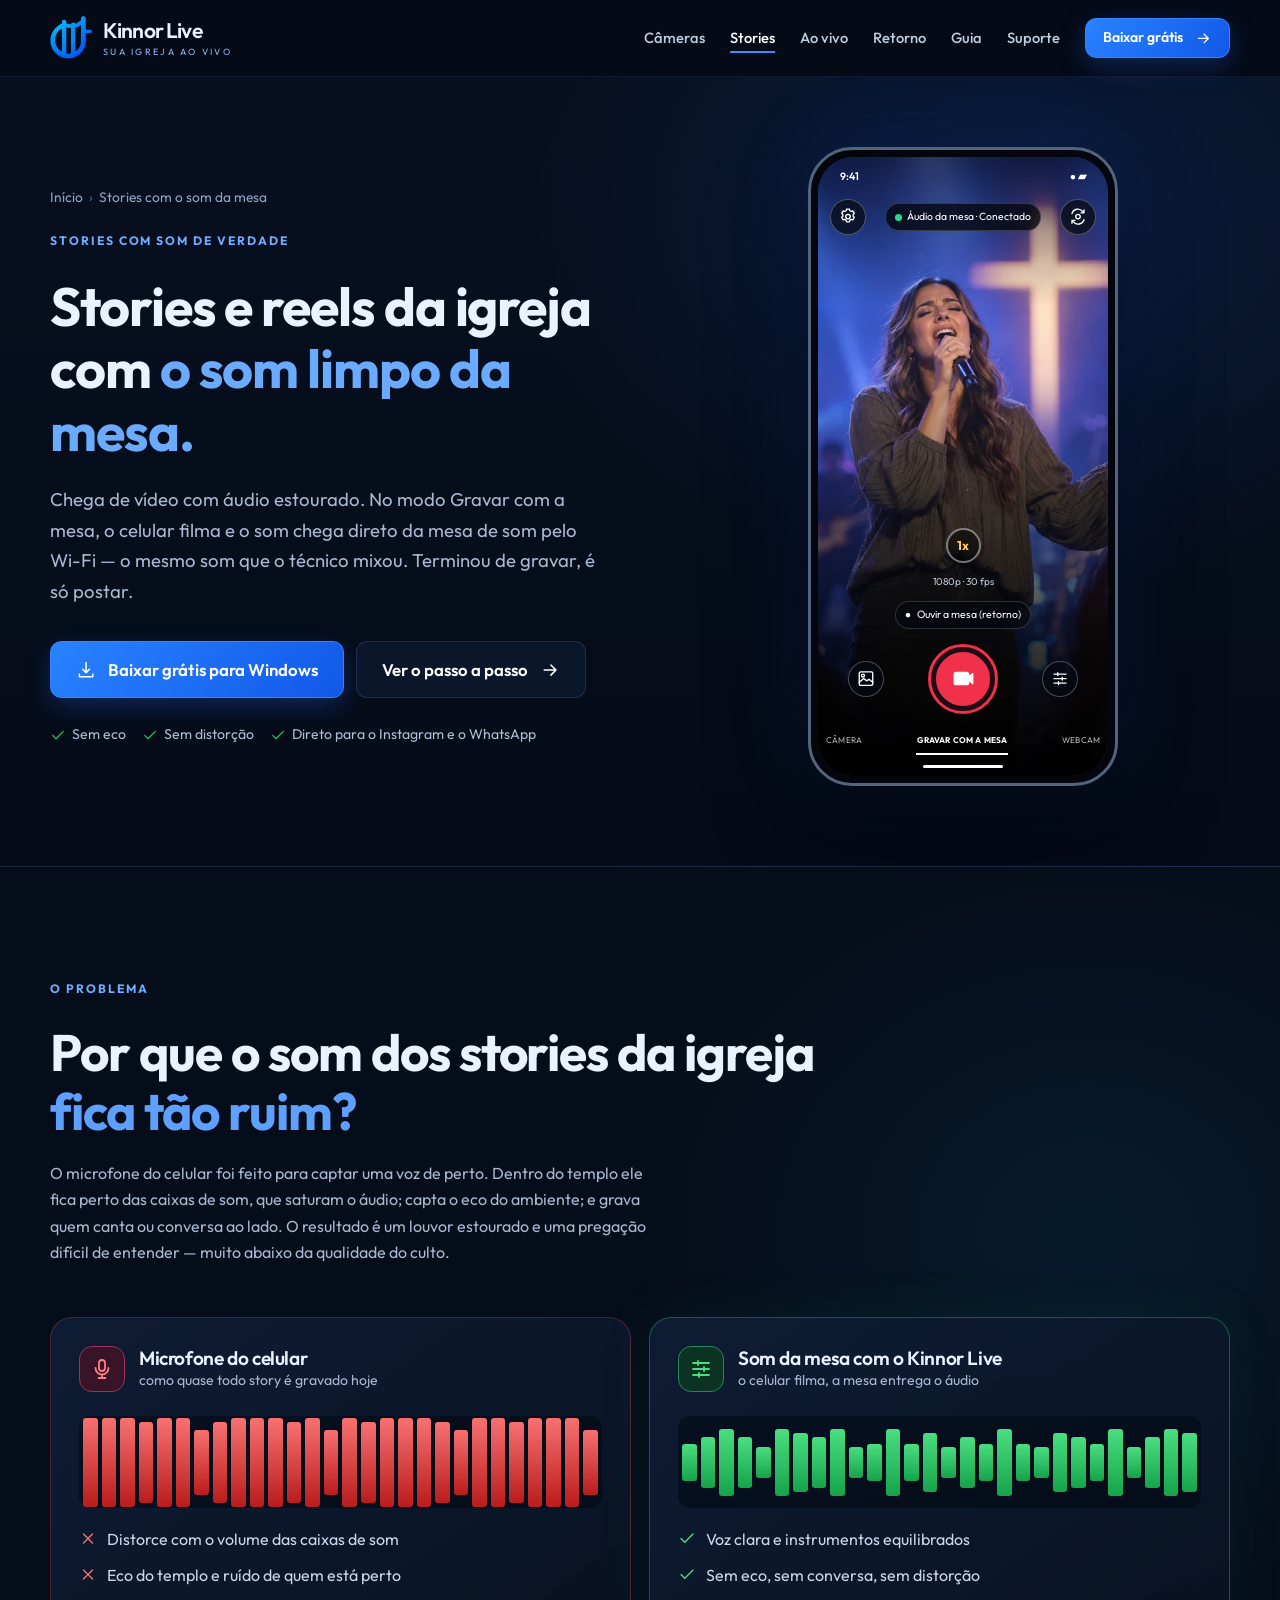
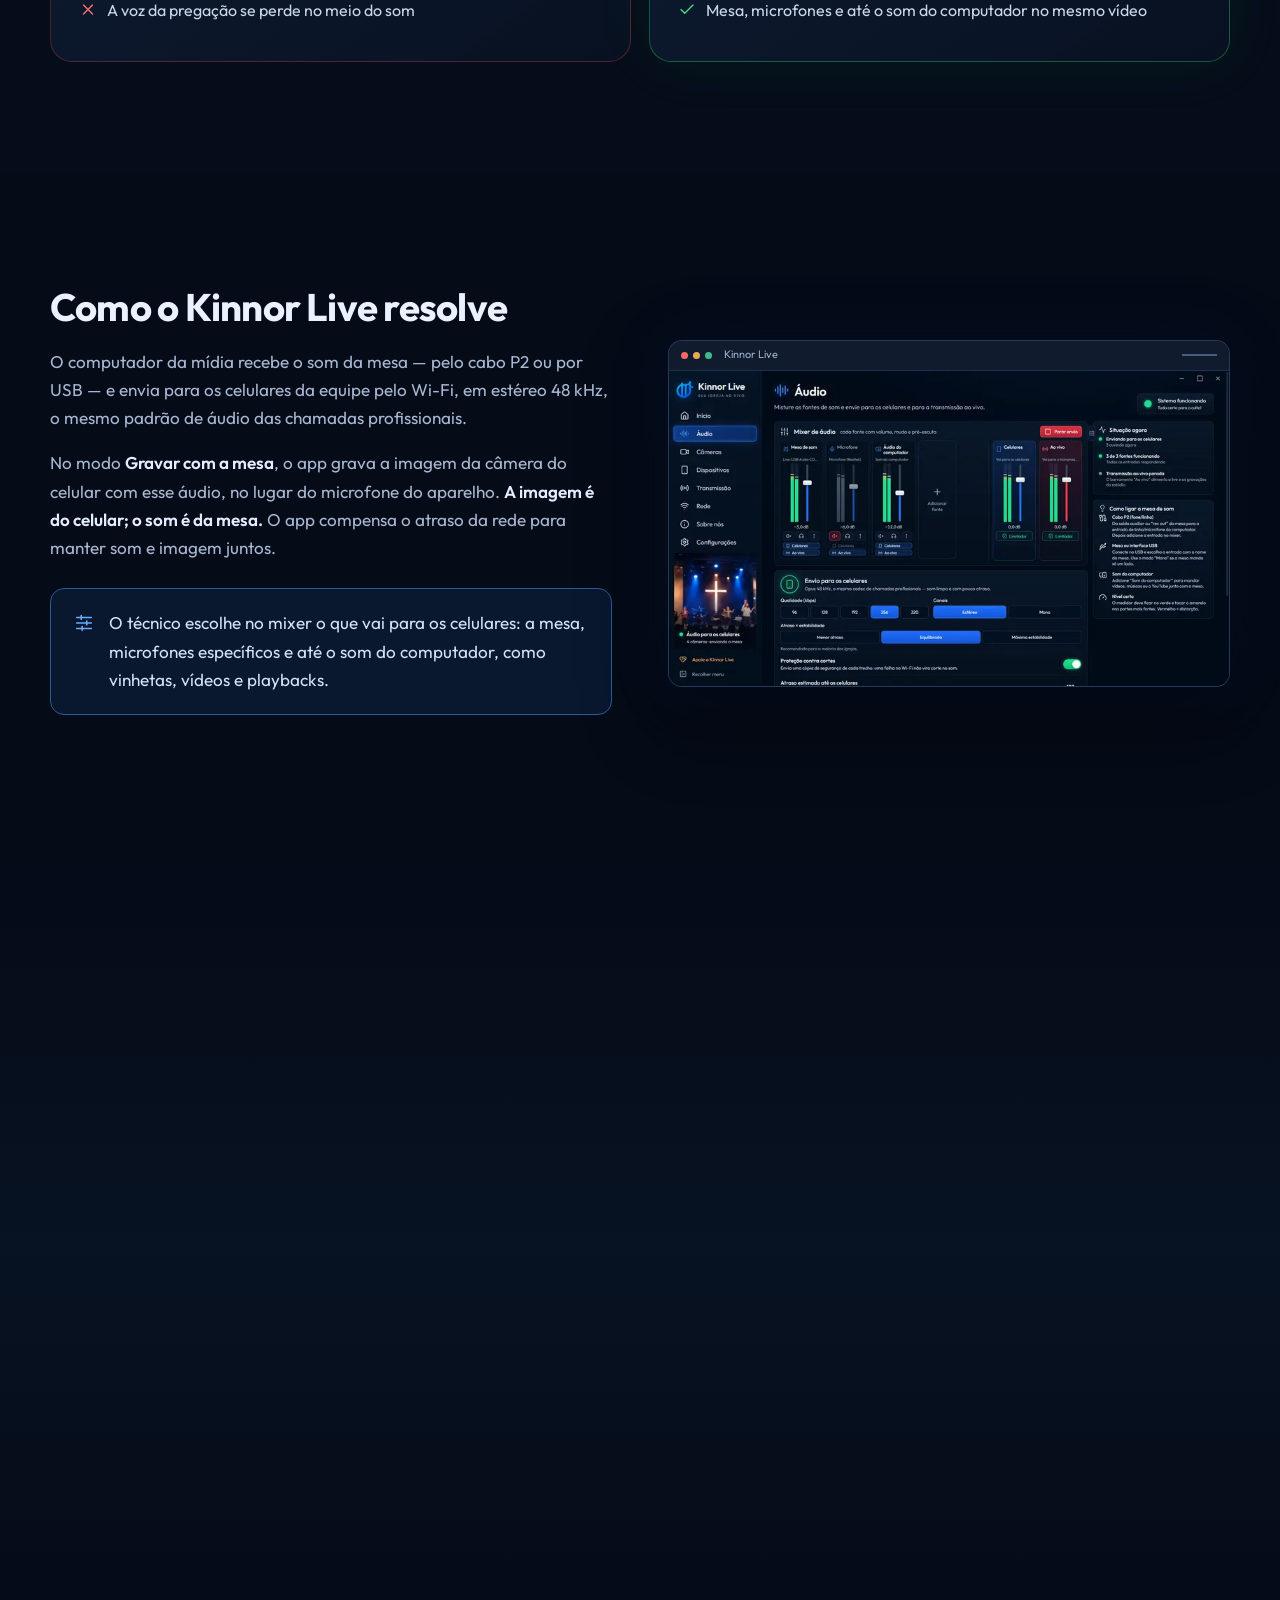
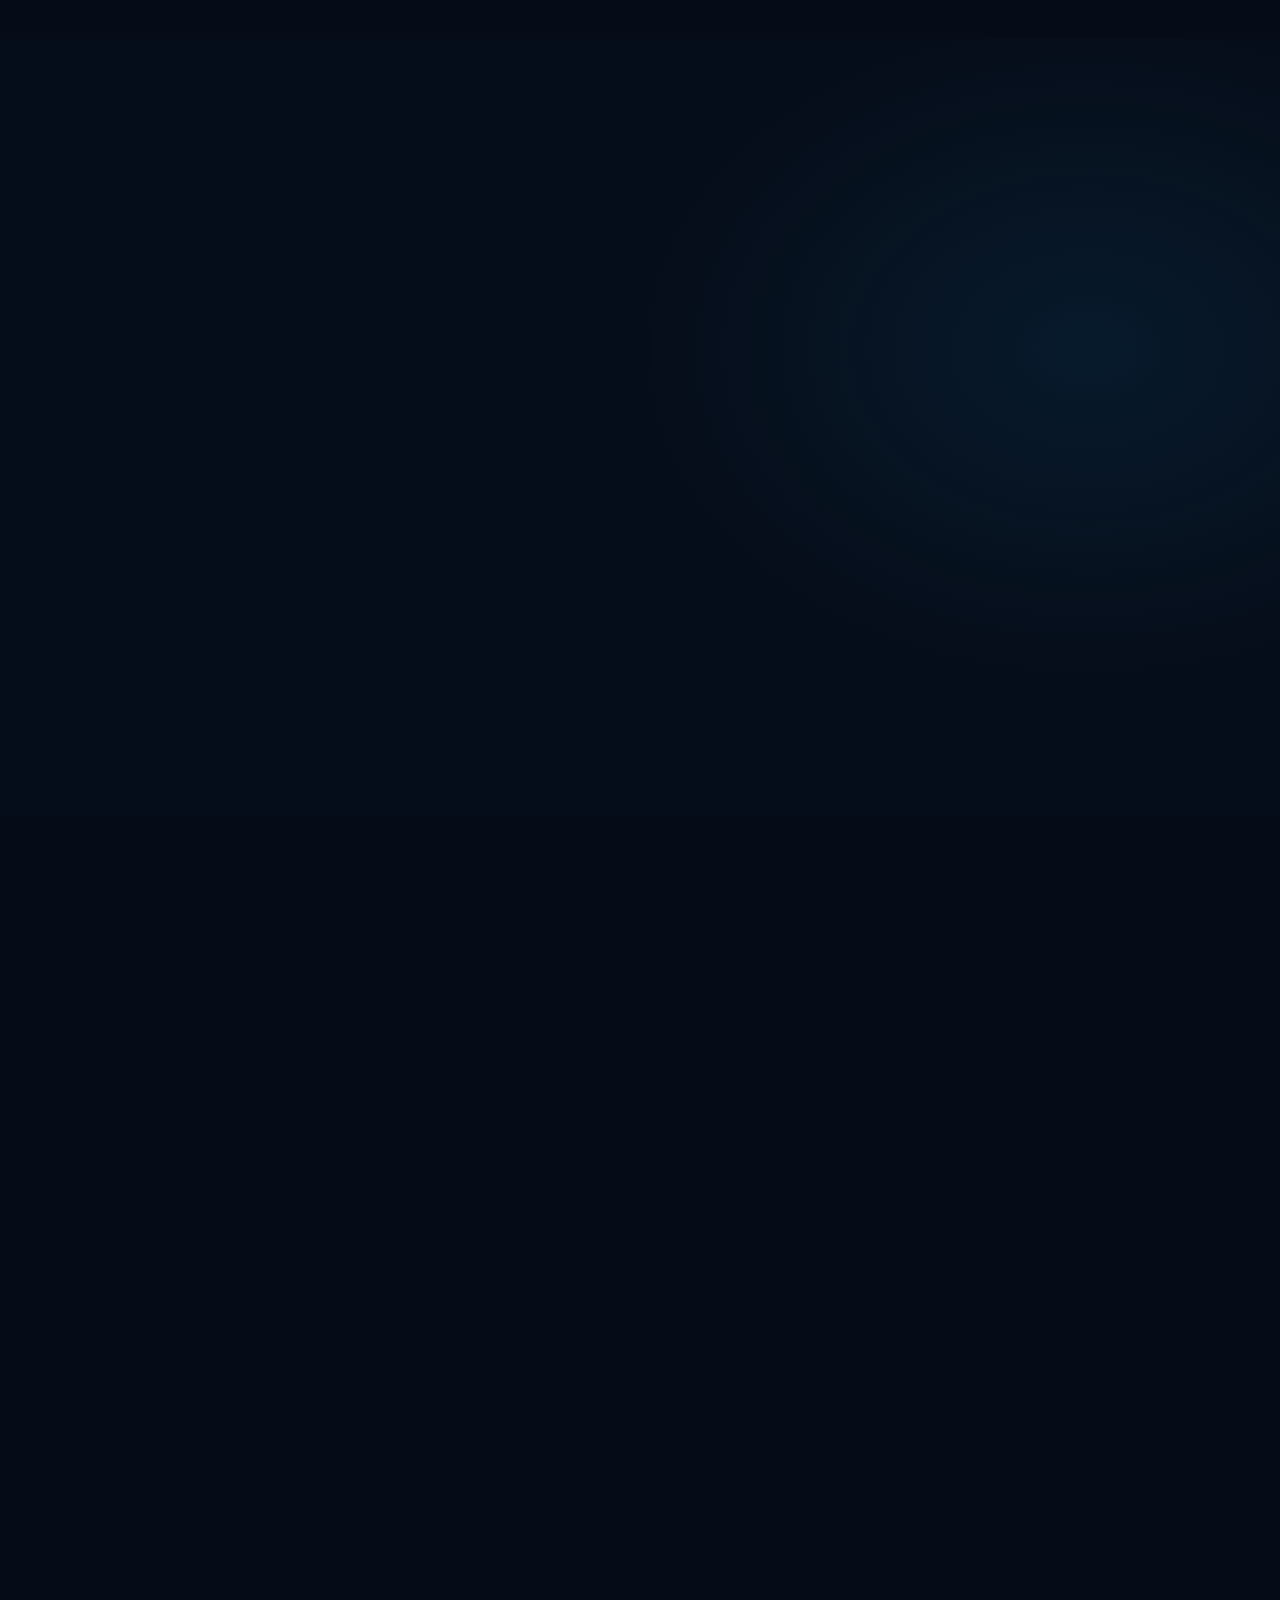
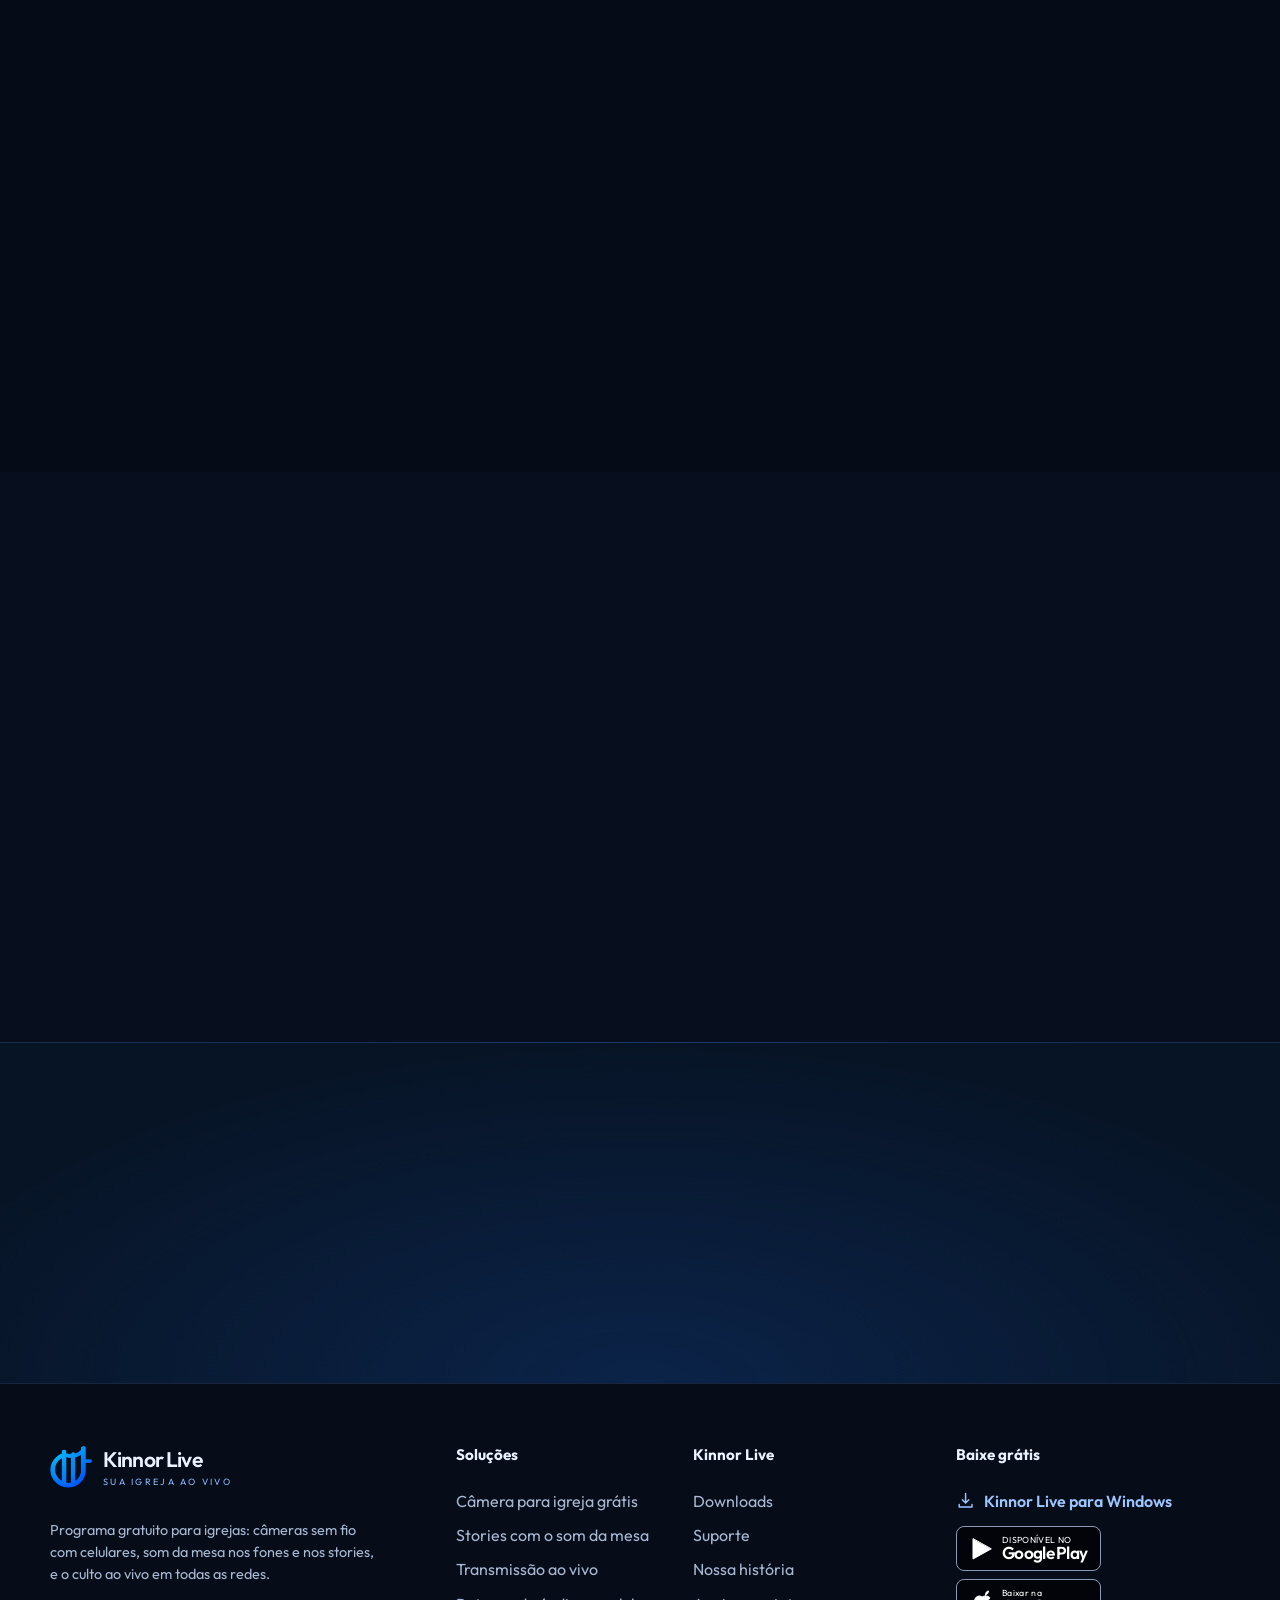
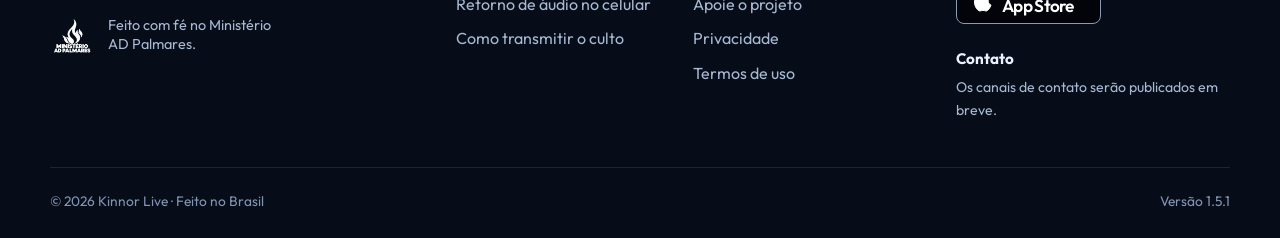
<file: public/stories-com-audio-da-mesa.html>
<!doctype html>
<html lang="pt-BR">
  <head>
    <meta charset="utf-8" />
    <meta name="viewport" content="width=device-width,initial-scale=1" />
    <script>
      document.documentElement.classList.add("js");
      addEventListener("load", () => {
        if (!document.documentElement.classList.contains("js-ready"))
          document.documentElement.classList.remove("js");
      });
    </script>
    <title>Stories e reels com o som da mesa de som | Kinnor Live</title>
    <meta name="description" content="Grave stories, reels e cortes do culto no celular com o áudio direto da mesa de som: sem eco, sem estourar. Poste no Instagram e no WhatsApp. Grátis." />
    <link rel="canonical" href="https://kinnor-live.servidor-doacoes.workers.dev/stories-com-audio-da-mesa" data-canonical />
    <meta name="robots" content="index,follow,max-image-preview:large" />
    <meta name="theme-color" content="#050b17" />
    <meta property="og:type" content="article" />
    <meta property="og:locale" content="pt_BR" />
    <meta property="og:site_name" content="Kinnor Live" />
    <meta property="og:title" content="Stories da igreja com o som limpo da mesa de som" />
    <meta property="og:description" content="O celular filma, a mesa entrega o áudio. Stories e reels do culto sem som estourado, prontos para o Instagram e o WhatsApp." />
    <meta property="og:url" content="https://kinnor-live.servidor-doacoes.workers.dev/stories-com-audio-da-mesa" data-og-url />
    <meta property="og:image" content="https://kinnor-live.servidor-doacoes.workers.dev/assets/img/og-kinnor-live.png" data-og-image />
    <meta property="og:image:width" content="1200" />
    <meta property="og:image:height" content="630" />
    <meta property="og:image:alt" content="Kinnor Live: sua igreja ao vivo" />
    <meta name="twitter:card" content="summary_large_image" />
    <meta name="twitter:title" content="Stories da igreja com o som limpo da mesa de som" />
    <meta name="twitter:description" content="O celular filma, a mesa entrega o áudio. Stories e reels do culto sem som estourado." />
    <meta name="twitter:image" content="https://kinnor-live.servidor-doacoes.workers.dev/assets/img/og-kinnor-live.png" data-og-image />
    <link rel="icon" href="favicon.ico" sizes="any" />
    <link rel="icon" type="image/svg+xml" href="assets/img/favicon.svg" />
    <link rel="apple-touch-icon" href="assets/img/icon-192.png" />
    <link rel="manifest" href="site.webmanifest" />
    <link rel="preload" href="assets/fonts/outfit-latin-400-normal.woff2" as="font" type="font/woff2" crossorigin />
    <link rel="preload" href="assets/fonts/outfit-latin-700-normal.woff2" as="font" type="font/woff2" crossorigin />
    <link rel="stylesheet" href="assets/css/site.css?v=4d19a9be42" data-asset />
    <script type="module" src="assets/js/main.js?v=4d19a9be42" data-asset></script>
    <script type="application/ld+json">
      {
        "@context": "https://schema.org",
        "@type": "BreadcrumbList",
        "itemListElement": [
          { "@type": "ListItem", "position": 1, "name": "Início", "item": "https://kinnor-live.servidor-doacoes.workers.dev/" },
          { "@type": "ListItem", "position": 2, "name": "Stories com o som da mesa", "item": "https://kinnor-live.servidor-doacoes.workers.dev/stories-com-audio-da-mesa" }
        ]
      }
    </script>
    <script type="application/ld+json" data-faq-schema>
      {"@context":"https://schema.org","@type":"FAQPage","mainEntity":[{"@type":"Question","name":"Como gravar stories com o áudio da mesa de som?","acceptedAnswer":{"@type":"Answer","text":"Instale o Kinnor Live no computador ligado à mesa, conecte o celular pelo app e escolha o modo Gravar com a mesa. O celular filma e o áudio chega da mesa pelo Wi-Fi."}},{"@type":"Question","name":"O som fica sincronizado com a imagem?","acceptedAnswer":{"@type":"Answer","text":"Sim. O app compensa o atraso da rede para manter o som da mesa alinhado com a imagem da câmera."}},{"@type":"Question","name":"Preciso de internet para gravar?","acceptedAnswer":{"@type":"Answer","text":"Não. O som vai do computador para o celular pela rede Wi-Fi da igreja. A internet só é usada para postar o vídeo."}},{"@type":"Question","name":"Posso gravar com o microfone do celular também?","acceptedAnswer":{"@type":"Answer","text":"Sim. No modo Câmera, o app grava foto e vídeo com o microfone do próprio celular."}},{"@type":"Question","name":"Quais celulares funcionam?","acceptedAnswer":{"@type":"Answer","text":"Celulares Android 10 ou superior. O app para iPhone está chegando à App Store."}}]}
    </script>
  </head>
  <body>
    <!-- CABEÇALHO -->
    <a class="skip-link" href="#conteudo">Pular para o conteúdo</a>
    <header class="site-header">
      <div class="container header-inner">
        <a class="brand" href="./" aria-label="Kinnor Live — página inicial">
          <img src="assets/img/logo.webp" width="42" height="42" alt="" />
          <span><strong>Kinnor Live</strong><small>SUA IGREJA AO VIVO</small></span>
        </a>
        <button class="menu-button" type="button" aria-label="Abrir menu" aria-expanded="false" aria-controls="menu-principal" data-menu-button>
          <svg class="icon" aria-hidden="true"><use href="assets/img/icons.svg#menu"></use></svg>
        </button>
        <nav id="menu-principal" class="nav" aria-label="Navegação principal" data-nav>
          <a href="camera-para-igreja">Câmeras</a>
          <a href="stories-com-audio-da-mesa">Stories</a>
          <a href="transmissao-ao-vivo-para-igrejas">Ao vivo</a>
          <a href="retorno-de-audio-no-celular">Retorno</a>
          <a href="como-transmitir-culto-com-celular">Guia</a>
          <a href="suporte">Suporte</a>
          <a class="button button-sm" href="download">
            Baixar grátis
            <svg class="icon" aria-hidden="true"><use href="assets/img/icons.svg#arrow"></use></svg>
          </a>
        </nav>
      </div>
    </header>
    <!-- /CABEÇALHO -->

    <main id="conteudo">
      <section class="landing-hero">
        <div class="container landing-grid">
          <div>
            <ol class="breadcrumb">
              <li><a href="./">Início</a></li>
              <li aria-current="page">Stories com o som da mesa</li>
            </ol>
            <p class="eyebrow">STORIES COM SOM DE VERDADE</p>
            <h1>Stories e reels da igreja com <em>o som limpo da mesa.</em></h1>
            <p class="lead">
              Chega de vídeo com áudio estourado. No modo Gravar com a mesa, o
              celular filma e o som chega direto da mesa de som pelo Wi-Fi — o
              mesmo som que o técnico mixou. Terminou de gravar, é só postar.
            </p>
            <div class="hero-actions">
              <a class="button button-lg" href="https://github.com/PierreSaloia/kinnor-live-site/releases/download/v1.5.1/KinnorLive-Setup-1.5.1.exe" data-smart-download>
                <svg class="icon" aria-hidden="true"><use href="assets/img/icons.svg#download"></use></svg>
                <span data-smart-label>Baixar grátis para Windows</span>
              </a>
              <a class="button button-ghost button-lg" href="#passo-a-passo">
                Ver o passo a passo
                <svg class="icon" aria-hidden="true"><use href="assets/img/icons.svg#arrow"></use></svg>
              </a>
            </div>
            <ul class="trust-line">
              <li><svg class="icon" aria-hidden="true"><use href="assets/img/icons.svg#check"></use></svg>Sem eco</li>
              <li><svg class="icon" aria-hidden="true"><use href="assets/img/icons.svg#check"></use></svg>Sem distorção</li>
              <li><svg class="icon" aria-hidden="true"><use href="assets/img/icons.svg#check"></use></svg>Direto para o Instagram e o WhatsApp</li>
            </ul>
          </div>
          <div class="landing-visual">
            <div class="phone" data-phone-demo data-phone-fixed data-mode-active="mesa">
              <div class="phone-screen">
                <div class="phone-photo phone-photo-camera"></div>
                <div class="phone-photo phone-photo-mesa" role="img" aria-label="Cantora do louvor sendo gravada pelo celular no modo Gravar com a mesa"></div>
                <div class="phone-photo phone-photo-webcam"></div>
                <div class="phone-shade"></div>
                <div class="phone-status" aria-hidden="true"><span>9:41</span><span>● ▰</span></div>
                <div class="phone-top" aria-hidden="true">
                  <span class="phone-round"><svg class="icon"><use href="assets/img/icons.svg#settings"></use></svg></span>
                  <span class="phone-pill"><i class="dot green"></i><span>Áudio da mesa · Conectado</span></span>
                  <span class="phone-round"><svg class="icon"><use href="assets/img/icons.svg#switch"></use></svg></span>
                </div>
                <div class="phone-webcam" aria-hidden="true"><i class="dot red"></i>Webcam 2 · no computador</div>
                <div class="phone-bottom" aria-hidden="true">
                  <span class="zoom">1x</span>
                  <span class="quality">1080p · 30 fps</span>
                  <span class="camera-quality">Foto · Vídeo com microfone do celular</span>
                  <span class="return">● &nbsp; Ouvir a mesa (retorno)</span>
                  <div class="phone-controls">
                    <span class="phone-round"><svg class="icon"><use href="assets/img/icons.svg#image"></use></svg></span>
                    <span class="record"><svg class="icon capture-video"><use href="assets/img/icons.svg#video"></use></svg><svg class="icon capture-photo"><use href="assets/img/icons.svg#camera"></use></svg></span>
                    <span class="phone-round"><svg class="icon"><use href="assets/img/icons.svg#sliders"></use></svg></span>
                  </div>
                  <div class="phone-tabs" data-phone-tabs>
                    <button type="button" data-mode="camera" aria-selected="false" tabindex="-1">CÂMERA</button>
                    <button type="button" data-mode="mesa" aria-selected="true" tabindex="-1">GRAVAR COM A MESA</button>
                    <button type="button" data-mode="webcam" aria-selected="false" tabindex="-1">WEBCAM</button>
                  </div>
                  <span class="phone-handle"></span>
                </div>
              </div>
            </div>
          </div>
        </div>
      </section>

      <section class="section stories-section">
        <div class="container">
          <div class="section-heading reveal">
            <p class="eyebrow">O PROBLEMA</p>
            <h2>Por que o som dos stories da igreja <span class="accent">fica tão ruim?</span></h2>
            <p>
              O microfone do celular foi feito para captar uma voz de perto.
              Dentro do templo ele fica perto das caixas de som, que saturam o
              áudio; capta o eco do ambiente; e grava quem canta ou conversa ao
              lado. O resultado é um louvor estourado e uma pregação difícil de
              entender — muito abaixo da qualidade do culto.
            </p>
          </div>
          <div class="compare">
            <article class="compare-card bad reveal">
              <header>
                <span class="compare-icon"><svg class="icon" aria-hidden="true"><use href="assets/img/icons.svg#mic"></use></svg></span>
                <div><h3>Microfone do celular</h3><p>como quase todo story é gravado hoje</p></div>
              </header>
              <div class="wave wave-bad" aria-hidden="true"><i></i><i></i><i></i><i></i><i></i><i></i><i></i><i></i><i></i><i></i><i></i><i></i><i></i><i></i><i></i><i></i><i></i><i></i><i></i><i></i><i></i><i></i><i></i><i></i><i></i><i></i><i></i><i></i></div>
              <ul class="compare-list">
                <li><svg class="icon" aria-hidden="true"><use href="assets/img/icons.svg#x"></use></svg>Distorce com o volume das caixas de som</li>
                <li><svg class="icon" aria-hidden="true"><use href="assets/img/icons.svg#x"></use></svg>Eco do templo e ruído de quem está perto</li>
                <li><svg class="icon" aria-hidden="true"><use href="assets/img/icons.svg#x"></use></svg>A voz da pregação se perde no meio do som</li>
              </ul>
            </article>
            <article class="compare-card good reveal">
              <header>
                <span class="compare-icon"><svg class="icon" aria-hidden="true"><use href="assets/img/icons.svg#sliders"></use></svg></span>
                <div><h3>Som da mesa com o Kinnor Live</h3><p>o celular filma, a mesa entrega o áudio</p></div>
              </header>
              <div class="wave wave-good" aria-hidden="true"><i></i><i></i><i></i><i></i><i></i><i></i><i></i><i></i><i></i><i></i><i></i><i></i><i></i><i></i><i></i><i></i><i></i><i></i><i></i><i></i><i></i><i></i><i></i><i></i><i></i><i></i><i></i><i></i></div>
              <ul class="compare-list">
                <li><svg class="icon" aria-hidden="true"><use href="assets/img/icons.svg#check"></use></svg>Voz clara e instrumentos equilibrados</li>
                <li><svg class="icon" aria-hidden="true"><use href="assets/img/icons.svg#check"></use></svg>Sem eco, sem conversa, sem distorção</li>
                <li><svg class="icon" aria-hidden="true"><use href="assets/img/icons.svg#check"></use></svg>Mesa, microfones e até o som do computador no mesmo vídeo</li>
              </ul>
            </article>
          </div>
        </div>
      </section>

      <section class="section">
        <div class="container split">
          <div class="prose reveal">
            <h2>Como o Kinnor Live resolve</h2>
            <p>
              O computador da mídia recebe o som da mesa — pelo cabo P2 ou por
              USB — e envia para os celulares da equipe pelo Wi-Fi, em estéreo
              48 kHz, o mesmo padrão de áudio das chamadas profissionais.
            </p>
            <p>
              No modo <strong>Gravar com a mesa</strong>, o app grava a imagem
              da câmera do celular com esse áudio, no lugar do microfone do
              aparelho. <strong>A imagem é do celular; o som é da mesa.</strong>
              O app compensa o atraso da rede para manter som e imagem juntos.
            </p>
            <div class="callout">
              <svg class="icon" aria-hidden="true"><use href="assets/img/icons.svg#sliders"></use></svg>
              <p>
                O técnico escolhe no mixer o que vai para os celulares: a mesa,
                microfones específicos e até o som do computador, como vinhetas,
                vídeos e playbacks.
              </p>
            </div>
          </div>
          <div class="reveal">
            <div class="window-frame">
              <div class="window-bar"><span class="window-dots"><i></i><i></i><i></i></span><span>Kinnor Live</span><span class="window-line"></span></div>
              <img src="assets/img/audio-1200.webp" srcset="assets/img/audio-800.webp 800w, assets/img/audio-1200.webp 1200w, assets/img/audio-1672.webp 1672w" sizes="(max-width: 850px) 92vw, 46vw" width="1200" height="676" alt="Mixer do Kinnor Live com a saída Celulares, que envia o som da mesa para a equipe" loading="lazy" decoding="async" />
            </div>
          </div>
        </div>
      </section>

      <section class="section how-section" id="passo-a-passo">
        <div class="container">
          <div class="section-heading reveal">
            <p class="eyebrow">PASSO A PASSO</p>
            <h2>Do louvor ao story <span class="accent">em um minuto.</span></h2>
          </div>
          <ol class="steps">
            <li class="step reveal"><span>01</span><div><h3>Envie o som para os celulares</h3><p>No computador, confira o medidor da mesa no mixer e clique em <strong>Enviar para os celulares</strong>.</p></div></li>
            <li class="step reveal"><span>02</span><div><h3>Abra o modo Gravar com a mesa</h3><p>No app, deslize até <strong>GRAVAR COM A MESA</strong>. No topo aparece “Áudio da mesa · Conectado”.</p></div></li>
            <li class="step reveal"><span>03</span><div><h3>Grave</h3><p>Enquadre e toque no botão vermelho. Na vertical para stories e reels, na horizontal para o YouTube.</p></div></li>
            <li class="step reveal"><span>04</span><div><h3>Pare e salve</h3><p>Toque de novo para parar. O vídeo é salvo na galeria em poucos segundos.</p></div></li>
            <li class="step reveal"><span>05</span><div><h3>Poste na hora</h3><p>Na tela <strong>Vídeo salvo</strong>, toque em Instagram, WhatsApp ou Mais… e publique.</p></div></li>
          </ol>
        </div>
      </section>

      <section class="section stories-section">
        <div class="container">
          <div class="section-heading reveal">
            <p class="eyebrow">IDEIAS DE CONTEÚDO</p>
            <h2>O que gravar <span class="accent">com o som da mesa.</span></h2>
          </div>
          <div class="use-grid">
            <article class="card reveal">
              <div class="feature-icon blue"><svg class="icon" aria-hidden="true"><use href="assets/img/icons.svg#mic"></use></svg></div>
              <h3>Trechos da pregação</h3>
              <p>A palavra com voz clara, pronta para virar reels e alcançar quem não estava no culto.</p>
            </article>
            <article class="card reveal">
              <div class="feature-icon cyan"><svg class="icon" aria-hidden="true"><use href="assets/img/icons.svg#audio"></use></svg></div>
              <h3>Momentos do louvor</h3>
              <p>Voz e instrumentos equilibrados, do jeito que a igreja ouviu no templo.</p>
            </article>
            <article class="card reveal">
              <div class="feature-icon amber"><svg class="icon" aria-hidden="true"><use href="assets/img/icons.svg#share"></use></svg></div>
              <h3>Avisos e convites</h3>
              <p>Eventos, campanhas e cultos especiais, gravados com o microfone do púlpito.</p>
            </article>
            <article class="card reveal">
              <div class="feature-icon red"><svg class="icon" aria-hidden="true"><use href="assets/img/icons.svg#heart"></use></svg></div>
              <h3>Testemunhos</h3>
              <p>Histórias de vida com o som do microfone, sem o ruído do templo cheio.</p>
            </article>
            <article class="card reveal">
              <div class="feature-icon blue"><svg class="icon" aria-hidden="true"><use href="assets/img/icons.svg#users"></use></svg></div>
              <h3>Várias pessoas gravando</h3>
              <p>Vários celulares podem gravar com o som da mesa ao mesmo tempo, cada um de um ângulo.</p>
            </article>
            <article class="card reveal">
              <div class="feature-icon cyan"><svg class="icon" aria-hidden="true"><use href="assets/img/icons.svg#headphones"></use></svg></div>
              <h3>Ouça enquanto grava</h3>
              <p>Com um fone, quem grava acompanha o som da mesa e sabe que o áudio está chegando.</p>
            </article>
          </div>
        </div>
      </section>

      <section class="section">
        <div class="container prose reveal">
          <h2>Dicas para stories com som de estúdio</h2>
          <ul>
            <li><strong>Mixe pensando no celular.</strong> Voz um pouco à frente dos instrumentos fica melhor em fones e alto-falantes pequenos.</li>
            <li><strong>Use a pré-escuta do mixer</strong> para conferir o que está indo para os celulares.</li>
            <li><strong>Mantenha o medidor longe do vermelho.</strong> Verde, tocando o amarelo nos picos, é o ponto certo.</li>
            <li><strong>Grave na vertical</strong> para stories, reels e TikTok, e na horizontal para o YouTube.</li>
            <li><strong>Wi-Fi com bom sinal</strong> no lugar de onde você grava deixa o som contínuo.</li>
          </ul>
        </div>
      </section>

      <section class="section faq-section landing-faq" id="perguntas">
        <div class="container">
          <div class="section-heading reveal">
            <p class="eyebrow">DÚVIDAS FREQUENTES</p>
            <h2>Perguntas sobre <span class="accent">stories com o som da mesa.</span></h2>
          </div>
          <div class="faq-list" data-faq>
            <details>
              <summary>Como gravar stories com o áudio da mesa de som?</summary>
              <p>Instale o Kinnor Live no computador ligado à mesa, conecte o celular pelo app e escolha o modo Gravar com a mesa. O celular filma e o áudio chega da mesa pelo Wi-Fi.</p>
            </details>
            <details>
              <summary>O som fica sincronizado com a imagem?</summary>
              <p>Sim. O app compensa o atraso da rede para manter o som da mesa alinhado com a imagem da câmera.</p>
            </details>
            <details>
              <summary>Preciso de internet para gravar?</summary>
              <p>Não. O som vai do computador para o celular pela rede Wi-Fi da igreja. A internet só é usada para postar o vídeo.</p>
            </details>
            <details>
              <summary>Posso gravar com o microfone do celular também?</summary>
              <p>Sim. No modo Câmera, o app grava foto e vídeo com o microfone do próprio celular.</p>
            </details>
            <details>
              <summary>Quais celulares funcionam?</summary>
              <p>Celulares Android 10 ou superior. O app para iPhone está chegando à App Store.</p>
            </details>
          </div>
        </div>
      </section>

      <section class="section related">
        <div class="container">
          <div class="section-heading reveal">
            <p class="eyebrow">CONTINUE LENDO</p>
            <h2>Mais do Kinnor Live <span class="accent">para a sua igreja.</span></h2>
          </div>
          <div class="related-grid">
            <a class="card reveal" href="camera-para-igreja"><strong>Câmera para igreja grátis</strong><span>Até quatro celulares como câmeras sem fio do computador.</span></a>
            <a class="card reveal" href="retorno-de-audio-no-celular"><strong>Retorno no celular</strong><span>A equipe ouve a mesa no fone, pelo Wi-Fi da igreja.</span></a>
            <a class="card reveal" href="transmissao-ao-vivo-para-igrejas"><strong>Transmissão ao vivo</strong><span>O culto em todas as redes ao mesmo tempo.</span></a>
          </div>
        </div>
      </section>

      <section class="section final-cta">
        <div class="container final-inner reveal">
          <div>
            <p class="eyebrow">COMECE HOJE</p>
            <h2>Os stories da sua igreja <span class="accent">merecem esse som.</span></h2>
            <p>Baixe o Kinnor Live grátis e grave o próximo louvor com o som da mesa.</p>
          </div>
          <a class="button button-lg" href="download">
            Baixar grátis
            <svg class="icon" aria-hidden="true"><use href="assets/img/icons.svg#arrow"></use></svg>
          </a>
        </div>
      </section>
    </main>

    <!-- RODAPÉ -->
    <footer class="site-footer">
      <div class="container footer-grid">
        <div class="footer-about">
          <a class="brand" href="./" aria-label="Kinnor Live — página inicial">
            <img src="assets/img/logo.webp" width="42" height="42" alt="" loading="lazy" />
            <span><strong>Kinnor Live</strong><small>SUA IGREJA AO VIVO</small></span>
          </a>
          <p class="footer-pitch">Programa gratuito para igrejas: câmeras sem fio com celulares, som da mesa nos fones e nos stories, e o culto ao vivo em todas as redes.</p>
          <div class="footer-ministry">
            <img src="assets/img/ministerio.webp" width="48" height="48" loading="lazy" alt="Logo do Ministério AD Palmares" />
            <p>Feito com fé no Ministério AD Palmares.</p>
          </div>
        </div>
        <div class="footer-links">
          <h2>Soluções</h2>
          <a href="camera-para-igreja">Câmera para igreja grátis</a>
          <a href="stories-com-audio-da-mesa">Stories com o som da mesa</a>
          <a href="transmissao-ao-vivo-para-igrejas">Transmissão ao vivo</a>
          <a href="retorno-de-audio-no-celular">Retorno de áudio no celular</a>
          <a href="como-transmitir-culto-com-celular">Como transmitir o culto</a>
        </div>
        <div class="footer-links">
          <h2>Kinnor Live</h2>
          <a href="download">Downloads</a>
          <a href="suporte">Suporte</a>
          <a href="./#sobre">Nossa história</a>
          <a href="./#apoie">Apoie o projeto</a>
          <a href="privacidade">Privacidade</a>
          <a href="termos">Termos de uso</a>
          <button type="button" class="footer-cookie" data-cookie-settings hidden>Preferências de cookies</button>
        </div>
        <div class="footer-downloads">
          <h2>Baixe grátis</h2>
          <a class="footer-win-link" href="https://github.com/PierreSaloia/kinnor-live-site/releases/download/v1.5.1/KinnorLive-Setup-1.5.1.exe" data-win-download>
            <svg class="icon" aria-hidden="true"><use href="assets/img/icons.svg#download"></use></svg>
            Kinnor Live para Windows
          </a>
          <a class="store-badge" href="download#android" data-store="android" aria-label="Disponível no Google Play">
            <svg class="icon" aria-hidden="true"><use href="assets/img/icons.svg#play"></use></svg>
            <span><small>DISPONÍVEL NO</small><strong>Google Play</strong></span>
          </a>
          <a class="store-badge" href="download#iphone" data-store="ios" aria-label="Baixar na App Store">
            <svg class="icon" aria-hidden="true"><use href="assets/img/icons.svg#apple"></use></svg>
            <span><small>Baixar na</small><strong>App Store</strong></span>
          </a>
          <h2 class="footer-contact-title">Contato</h2>
          <div class="footer-contact" data-contact data-contact-context="footer">Os canais de contato serão publicados em breve.</div>
        </div>
      </div>
      <div class="container footer-bottom">
        <span>© <span data-year>2026</span> Kinnor Live · Feito no Brasil</span>
        <span>Versão <span data-version>1.5.1</span></span>
      </div>
    </footer>

    <div class="download-toast" role="status" aria-live="polite" data-download-toast hidden>
      <span>Seu download começou.</span>
      <a href="download#instalar">Ver como instalar</a>
      <button type="button" aria-label="Fechar aviso" data-toast-close>×</button>
    </div>

    <div class="cookie-banner" role="region" aria-label="Aviso de cookies" data-cookie-banner hidden>
      <p>Usamos cookies do Google Analytics para entender, de forma agregada, como o site é usado. Você escolhe. <a href="privacidade#cookies">Saiba mais</a>.</p>
      <div>
        <button type="button" class="button button-sm button-ghost" data-cookie-choice="recusado">Recusar</button>
        <button type="button" class="button button-sm" data-cookie-choice="aceito">Aceitar</button>
      </div>
    </div>

    <dialog class="store-dialog" data-store-dialog aria-labelledby="dialog-title" aria-describedby="dialog-text">
      <div class="dialog-inner">
        <button type="button" class="dialog-close" aria-label="Fechar" data-dialog-close>×</button>
        <div class="dialog-icon"><svg class="icon" aria-hidden="true"><use href="assets/img/icons.svg#download"></use></svg></div>
        <h2 id="dialog-title" data-dialog-title>Em breve</h2>
        <p id="dialog-text" data-dialog-text></p>
        <a class="button" href="https://github.com/PierreSaloia/kinnor-live-site/releases/download/v1.5.1/KinnorLive-Android-1.5.1.apk" data-apk-download data-dialog-apk>
          Instalar o app Android direto
          <svg class="icon" aria-hidden="true"><use href="assets/img/icons.svg#download"></use></svg>
        </a>
        <button type="button" class="text-button" data-dialog-close>Entendi</button>
      </div>
    </dialog>
    <!-- /RODAPÉ -->
  </body>
</html>
</file>
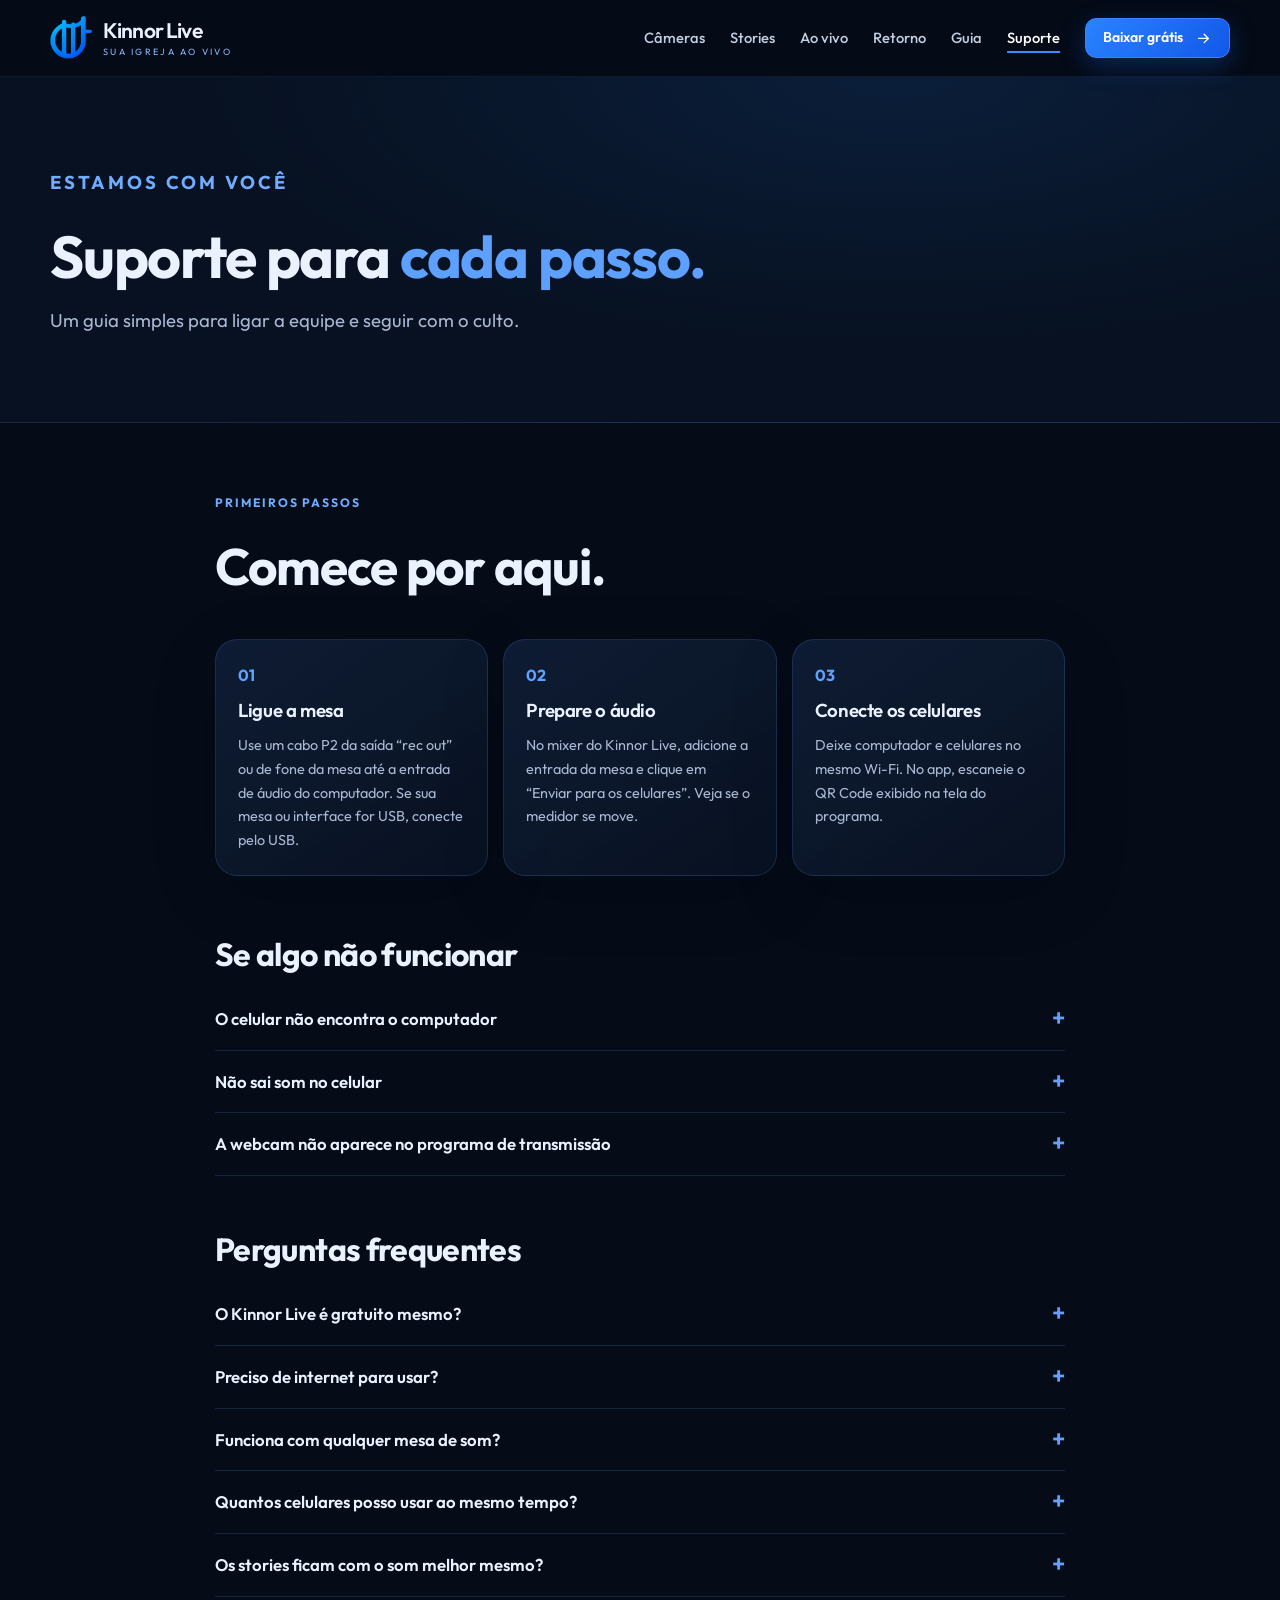
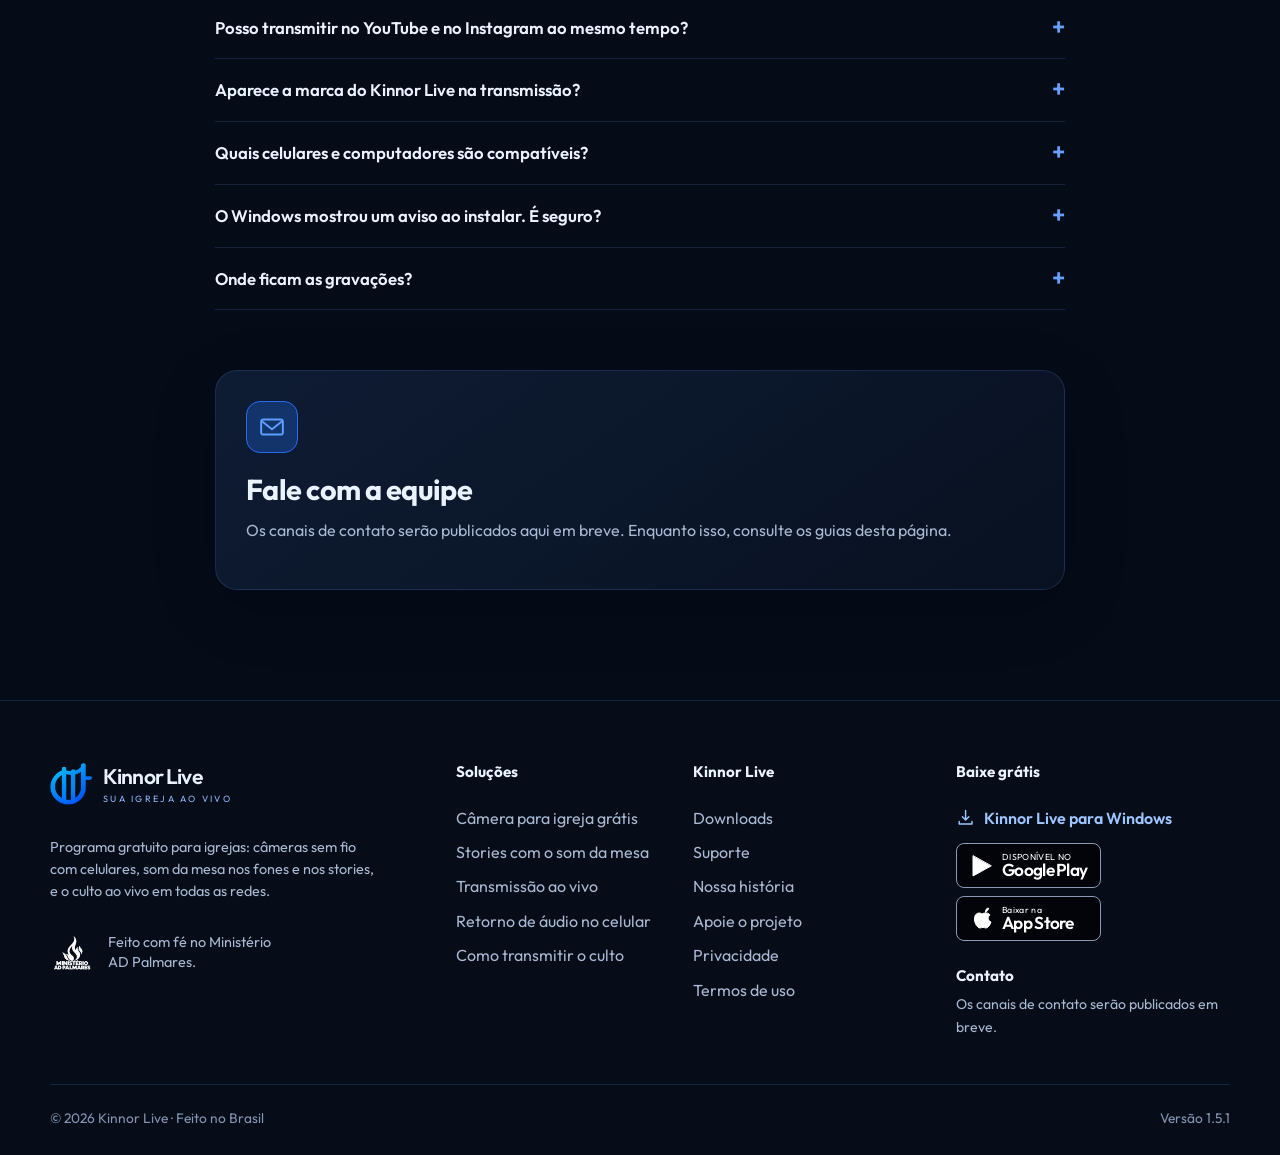
<file: public/suporte.html>
<!doctype html>
<html lang="pt-BR">
  <head>
    <meta charset="utf-8" />
    <script>
      document.documentElement.classList.add("js");
      addEventListener("load", () => {
        if (!document.documentElement.classList.contains("js-ready"))
          document.documentElement.classList.remove("js");
      });
    </script>
    <meta name="viewport" content="width=device-width,initial-scale=1" />
    <meta name="theme-color" content="#050b17" />
    <title>Suporte e perguntas frequentes | Kinnor Live</title>
    <meta
      name="description"
      content="Como ligar a mesa, conectar os celulares e resolver os problemas mais comuns do Kinnor Live. Guia rápido e perguntas frequentes."
    />
    <meta name="robots" content="index,follow,max-image-preview:large" />
    <link
      rel="canonical"
      href="https://kinnor-live.servidor-doacoes.workers.dev/suporte"
      data-canonical
    />
    <meta property="og:type" content="website" />
    <meta property="og:locale" content="pt_BR" />
    <meta property="og:site_name" content="Kinnor Live" />
    <meta property="og:title" content="Suporte e perguntas frequentes | Kinnor Live" />
    <meta
      property="og:description"
      content="Como ligar a mesa, conectar os celulares e resolver os problemas mais comuns do Kinnor Live. Guia rápido e perguntas frequentes."
    />
    <meta
      property="og:url"
      content="https://kinnor-live.servidor-doacoes.workers.dev/suporte"
      data-og-url
    />
    <meta
      property="og:image"
      content="https://kinnor-live.servidor-doacoes.workers.dev/assets/img/og-kinnor-live.png"
      data-og-image
    />
    <meta name="twitter:card" content="summary_large_image" />
    <meta name="twitter:title" content="Suporte e perguntas frequentes | Kinnor Live" />
    <meta name="twitter:description" content="Como ligar a mesa, conectar os celulares e resolver os problemas mais comuns do Kinnor Live. Guia rápido e perguntas frequentes." />
    <meta
      name="twitter:image"
      content="https://kinnor-live.servidor-doacoes.workers.dev/assets/img/og-kinnor-live.png"
      data-og-image
    />
    <link rel="icon" href="favicon.ico" sizes="any" />
    <link rel="icon" type="image/png" href="assets/img/favicon.png" />
    <link rel="icon" type="image/svg+xml" href="assets/img/favicon.svg" />
    <link rel="apple-touch-icon" href="assets/img/icon-192.png" />
    <link rel="manifest" href="site.webmanifest" />
    <link
      rel="preload"
      href="assets/fonts/outfit-latin-400-normal.woff2"
      as="font"
      type="font/woff2"
      crossorigin
    />
    <link
      rel="preload"
      href="assets/fonts/outfit-latin-700-normal.woff2"
      as="font"
      type="font/woff2"
      crossorigin
    />
    <link rel="stylesheet" href="assets/css/site.css?v=4d19a9be42" data-asset />
    <script type="module" src="assets/js/main.js?v=4d19a9be42" data-asset></script>
    <script type="application/ld+json">
      {
        "@context": "https://schema.org",
        "@type": "BreadcrumbList",
        "itemListElement": [
          { "@type": "ListItem", "position": 1, "name": "Início", "item": "https://kinnor-live.servidor-doacoes.workers.dev/" },
          { "@type": "ListItem", "position": 2, "name": "Suporte", "item": "https://kinnor-live.servidor-doacoes.workers.dev/suporte" }
        ]
      }
    </script>
    <script type="application/ld+json" data-faq-schema>
      {"@context":"https://schema.org","@type":"FAQPage","mainEntity":[{"@type":"Question","name":"O Kinnor Live é gratuito mesmo?","acceptedAnswer":{"@type":"Answer","text":"Sim. O programa para Windows e o app são gratuitos, sem mensalidade, sem anúncios e sem marca d'água na transmissão. O projeto é mantido por ofertas voluntárias."}},{"@type":"Question","name":"Preciso de internet para usar?","acceptedAnswer":{"@type":"Answer","text":"Só para transmitir ao vivo. O som da mesa nos celulares, as câmeras sem fio e a gravação de stories funcionam na rede Wi-Fi da igreja, mesmo sem internet."}},{"@type":"Question","name":"Funciona com qualquer mesa de som?","acceptedAnswer":{"@type":"Answer","text":"Sim. Ligue a saída da mesa (rec out, fone ou auxiliar) na entrada de áudio do computador com um cabo P2, ou conecte uma mesa ou interface USB. Depois é só escolher essa entrada no mixer do Kinnor Live."}},{"@type":"Question","name":"Quantos celulares posso usar ao mesmo tempo?","acceptedAnswer":{"@type":"Answer","text":"Até quatro celulares podem ser câmeras (webcams) do computador ao mesmo tempo. Outros celulares da equipe podem receber o som da mesa para retorno ou para gravar stories."}},{"@type":"Question","name":"Os stories ficam com o som melhor mesmo?","acceptedAnswer":{"@type":"Answer","text":"Sim. No modo Gravar com a mesa, o celular filma e o áudio vem direto da mesa de som pelo Wi-Fi, sem passar pelo microfone do aparelho. O som fica limpo, sem eco e sem a distorção das caixas."}},{"@type":"Question","name":"Posso transmitir no YouTube e no Instagram ao mesmo tempo?","acceptedAnswer":{"@type":"Answer","text":"Sim. O Kinnor Live transmite para YouTube, Facebook, Instagram, TikTok, X, Twitch, Kick ou RTMP próprio, com várias contas ao mesmo tempo, na horizontal ou na vertical."}},{"@type":"Question","name":"Aparece a marca do Kinnor Live na transmissão?","acceptedAnswer":{"@type":"Answer","text":"Não. Sua transmissão não recebe marca d'água nem logo do Kinnor Live."}},{"@type":"Question","name":"Quais celulares e computadores são compatíveis?","acceptedAnswer":{"@type":"Answer","text":"O programa roda no Windows 10 e 11 (64 bits). O app funciona no Android 10 ou superior e está chegando à Google Play e à App Store."}},{"@type":"Question","name":"O Windows mostrou um aviso ao instalar. É seguro?","acceptedAnswer":{"@type":"Answer","text":"Sim. Se aparecer “O Windows protegeu o computador”, clique em “Mais informações” e depois em “Executar assim mesmo”. Veja o passo a passo na página de download."}},{"@type":"Question","name":"Onde ficam as gravações?","acceptedAnswer":{"@type":"Answer","text":"Os vídeos gravados no celular ficam na galeria do aparelho. As gravações do computador ficam na pasta Documentos\\KinnorLive. Nada é enviado para servidores do Kinnor Live."}}]}
    </script>
  </head>
  <body>
    <!-- CABEÇALHO -->
    <a class="skip-link" href="#conteudo">Pular para o conteúdo</a>
    <header class="site-header">
      <div class="container header-inner">
        <a class="brand" href="./" aria-label="Kinnor Live — página inicial">
          <img src="assets/img/logo.webp" width="42" height="42" alt="" />
          <span><strong>Kinnor Live</strong><small>SUA IGREJA AO VIVO</small></span>
        </a>
        <button class="menu-button" type="button" aria-label="Abrir menu" aria-expanded="false" aria-controls="menu-principal" data-menu-button>
          <svg class="icon" aria-hidden="true"><use href="assets/img/icons.svg#menu"></use></svg>
        </button>
        <nav id="menu-principal" class="nav" aria-label="Navegação principal" data-nav>
          <a href="camera-para-igreja">Câmeras</a>
          <a href="stories-com-audio-da-mesa">Stories</a>
          <a href="transmissao-ao-vivo-para-igrejas">Ao vivo</a>
          <a href="retorno-de-audio-no-celular">Retorno</a>
          <a href="como-transmitir-culto-com-celular">Guia</a>
          <a href="suporte">Suporte</a>
          <a class="button button-sm" href="download">
            Baixar grátis
            <svg class="icon" aria-hidden="true"><use href="assets/img/icons.svg#arrow"></use></svg>
          </a>
        </nav>
      </div>
    </header>
    <!-- /CABEÇALHO -->
    <main id="conteudo">
      <!-- ABERTURA DA PÁGINA -->
      <section class="page-hero">
        <div class="container">
          <p class="eyebrow">ESTAMOS COM VOCÊ</p>
          <h1>
            Suporte para
            <span class="accent">cada passo.</span>
          </h1>
          <p>Um guia simples para ligar a equipe e seguir com o culto.</p>
        </div>
      </section>
      <section class="section compact">
        <div class="container narrow">
          <p class="eyebrow">PRIMEIROS PASSOS</p>
          <h2>Comece por aqui.</h2>
          <div class="guide-grid">
            <article class="card">
              <span>01</span>
              <h3>Ligue a mesa</h3>
              <p>
                Use um cabo P2 da saída “rec out” ou de fone da mesa até a
                entrada de áudio do computador. Se sua mesa ou interface for
                USB, conecte pelo USB.
              </p>
            </article>
            <article class="card">
              <span>02</span>
              <h3>Prepare o áudio</h3>
              <p>
                No mixer do Kinnor Live, adicione a entrada da mesa e clique em
                “Enviar para os celulares”. Veja se o medidor se move.
              </p>
            </article>
            <article class="card">
              <span>03</span>
              <h3>Conecte os celulares</h3>
              <p>
                Deixe computador e celulares no mesmo Wi-Fi. No app, escaneie o
                QR Code exibido na tela do programa.
              </p>
            </article>
          </div>
          <h2 class="subhead">Se algo não funcionar</h2>
          <div class="troubleshoot">
            <details>
              <summary>O celular não encontra o computador</summary>
              <p>
                Confirme que ambos estão no mesmo Wi-Fi. Verifique se o Firewall
                do Windows permite o Kinnor Live. Tente abrir a tela Rede do
                programa e escanear o QR Code de novo.
              </p>
            </details>
            <details>
              <summary>Não sai som no celular</summary>
              <p>
                Veja se o medidor do mixer se move quando a mesa toca. Confirme
                que a fonte escolhida não está no mudo e que o envio aos
                celulares está ativo.
              </p>
            </details>
            <details>
              <summary>A webcam não aparece no programa de transmissão</summary>
              <p>
                Abra o Kinnor Live antes do outro programa. Se ele já estava
                aberto, feche e abra novamente para atualizar a lista de
                câmeras.
              </p>
            </details>
          </div>
          <h2 class="subhead">Perguntas frequentes</h2>
          <div class="faq-list" data-faq>
            <details>
              <summary>O Kinnor Live é gratuito mesmo?</summary>
              <p>Sim. O programa para Windows e o app são gratuitos, sem mensalidade, sem anúncios e sem marca d'água na transmissão. O projeto é mantido por ofertas voluntárias.</p>
            </details>
            <details>
              <summary>Preciso de internet para usar?</summary>
              <p>Só para transmitir ao vivo. O som da mesa nos celulares, as câmeras sem fio e a gravação de stories funcionam na rede Wi-Fi da igreja, mesmo sem internet.</p>
            </details>
            <details>
              <summary>Funciona com qualquer mesa de som?</summary>
              <p>Sim. Ligue a saída da mesa (rec out, fone ou auxiliar) na entrada de áudio do computador com um cabo P2, ou conecte uma mesa ou interface USB. Depois é só escolher essa entrada no mixer do Kinnor Live.</p>
            </details>
            <details>
              <summary>Quantos celulares posso usar ao mesmo tempo?</summary>
              <p>Até quatro celulares podem ser câmeras (webcams) do computador ao mesmo tempo. Outros celulares da equipe podem receber o som da mesa para retorno ou para gravar stories.</p>
            </details>
            <details>
              <summary>Os stories ficam com o som melhor mesmo?</summary>
              <p>Sim. No modo Gravar com a mesa, o celular filma e o áudio vem direto da mesa de som pelo Wi-Fi, sem passar pelo microfone do aparelho. O som fica limpo, sem eco e sem a distorção das caixas.</p>
            </details>
            <details>
              <summary>Posso transmitir no YouTube e no Instagram ao mesmo tempo?</summary>
              <p>Sim. O Kinnor Live transmite para YouTube, Facebook, Instagram, TikTok, X, Twitch, Kick ou RTMP próprio, com várias contas ao mesmo tempo, na horizontal ou na vertical.</p>
            </details>
            <details>
              <summary>Aparece a marca do Kinnor Live na transmissão?</summary>
              <p>Não. Sua transmissão não recebe marca d'água nem logo do Kinnor Live.</p>
            </details>
            <details>
              <summary>Quais celulares e computadores são compatíveis?</summary>
              <p>O programa roda no Windows 10 e 11 (64 bits). O app funciona no Android 10 ou superior e está chegando à Google Play e à App Store.</p>
            </details>
            <details>
              <summary>O Windows mostrou um aviso ao instalar. É seguro?</summary>
              <p>Sim. Se aparecer “O Windows protegeu o computador”, clique em “Mais informações” e depois em “Executar assim mesmo”. Veja o passo a passo na <a href="download#instalar">página de download</a>.</p>
            </details>
            <details>
              <summary>Onde ficam as gravações?</summary>
              <p>Os vídeos gravados no celular ficam na galeria do aparelho. As gravações do computador ficam na pasta Documentos\KinnorLive. Nada é enviado para servidores do Kinnor Live.</p>
            </details>
          </div>
          <div class="contact-block card" id="contato">
            <div class="feature-icon blue">
              <svg class="icon" aria-hidden="true">
                <use href="assets/img/icons.svg#mail"></use>
              </svg>
            </div>
            <h2>Fale com a equipe</h2>
            <div data-contact>
              <p>
                Os canais de contato serão publicados aqui em breve. Enquanto
                isso, consulte os guias desta página.
              </p>
            </div>
          </div>
        </div>
      </section>
    </main>
    <!-- RODAPÉ -->
    <footer class="site-footer">
      <div class="container footer-grid">
        <div class="footer-about">
          <a class="brand" href="./" aria-label="Kinnor Live — página inicial">
            <img src="assets/img/logo.webp" width="42" height="42" alt="" loading="lazy" />
            <span><strong>Kinnor Live</strong><small>SUA IGREJA AO VIVO</small></span>
          </a>
          <p class="footer-pitch">Programa gratuito para igrejas: câmeras sem fio com celulares, som da mesa nos fones e nos stories, e o culto ao vivo em todas as redes.</p>
          <div class="footer-ministry">
            <img src="assets/img/ministerio.webp" width="48" height="48" loading="lazy" alt="Logo do Ministério AD Palmares" />
            <p>Feito com fé no Ministério AD Palmares.</p>
          </div>
        </div>
        <div class="footer-links">
          <h2>Soluções</h2>
          <a href="camera-para-igreja">Câmera para igreja grátis</a>
          <a href="stories-com-audio-da-mesa">Stories com o som da mesa</a>
          <a href="transmissao-ao-vivo-para-igrejas">Transmissão ao vivo</a>
          <a href="retorno-de-audio-no-celular">Retorno de áudio no celular</a>
          <a href="como-transmitir-culto-com-celular">Como transmitir o culto</a>
        </div>
        <div class="footer-links">
          <h2>Kinnor Live</h2>
          <a href="download">Downloads</a>
          <a href="suporte">Suporte</a>
          <a href="./#sobre">Nossa história</a>
          <a href="./#apoie">Apoie o projeto</a>
          <a href="privacidade">Privacidade</a>
          <a href="termos">Termos de uso</a>
          <button type="button" class="footer-cookie" data-cookie-settings hidden>Preferências de cookies</button>
        </div>
        <div class="footer-downloads">
          <h2>Baixe grátis</h2>
          <a class="footer-win-link" href="https://github.com/PierreSaloia/kinnor-live-site/releases/download/v1.5.1/KinnorLive-Setup-1.5.1.exe" data-win-download>
            <svg class="icon" aria-hidden="true"><use href="assets/img/icons.svg#download"></use></svg>
            Kinnor Live para Windows
          </a>
          <a class="store-badge" href="download#android" data-store="android" aria-label="Disponível no Google Play">
            <svg class="icon" aria-hidden="true"><use href="assets/img/icons.svg#play"></use></svg>
            <span><small>DISPONÍVEL NO</small><strong>Google Play</strong></span>
          </a>
          <a class="store-badge" href="download#iphone" data-store="ios" aria-label="Baixar na App Store">
            <svg class="icon" aria-hidden="true"><use href="assets/img/icons.svg#apple"></use></svg>
            <span><small>Baixar na</small><strong>App Store</strong></span>
          </a>
          <h2 class="footer-contact-title">Contato</h2>
          <div class="footer-contact" data-contact data-contact-context="footer">Os canais de contato serão publicados em breve.</div>
        </div>
      </div>
      <div class="container footer-bottom">
        <span>© <span data-year>2026</span> Kinnor Live · Feito no Brasil</span>
        <span>Versão <span data-version>1.5.1</span></span>
      </div>
    </footer>

    <div class="download-toast" role="status" aria-live="polite" data-download-toast hidden>
      <span>Seu download começou.</span>
      <a href="download#instalar">Ver como instalar</a>
      <button type="button" aria-label="Fechar aviso" data-toast-close>×</button>
    </div>

    <div class="cookie-banner" role="region" aria-label="Aviso de cookies" data-cookie-banner hidden>
      <p>Usamos cookies do Google Analytics para entender, de forma agregada, como o site é usado. Você escolhe. <a href="privacidade#cookies">Saiba mais</a>.</p>
      <div>
        <button type="button" class="button button-sm button-ghost" data-cookie-choice="recusado">Recusar</button>
        <button type="button" class="button button-sm" data-cookie-choice="aceito">Aceitar</button>
      </div>
    </div>

    <dialog class="store-dialog" data-store-dialog aria-labelledby="dialog-title" aria-describedby="dialog-text">
      <div class="dialog-inner">
        <button type="button" class="dialog-close" aria-label="Fechar" data-dialog-close>×</button>
        <div class="dialog-icon"><svg class="icon" aria-hidden="true"><use href="assets/img/icons.svg#download"></use></svg></div>
        <h2 id="dialog-title" data-dialog-title>Em breve</h2>
        <p id="dialog-text" data-dialog-text></p>
        <a class="button" href="https://github.com/PierreSaloia/kinnor-live-site/releases/download/v1.5.1/KinnorLive-Android-1.5.1.apk" data-apk-download data-dialog-apk>
          Instalar o app Android direto
          <svg class="icon" aria-hidden="true"><use href="assets/img/icons.svg#download"></use></svg>
        </a>
        <button type="button" class="text-button" data-dialog-close>Entendi</button>
      </div>
    </dialog>
    <!-- /RODAPÉ -->
  </body>
</html>
</file>
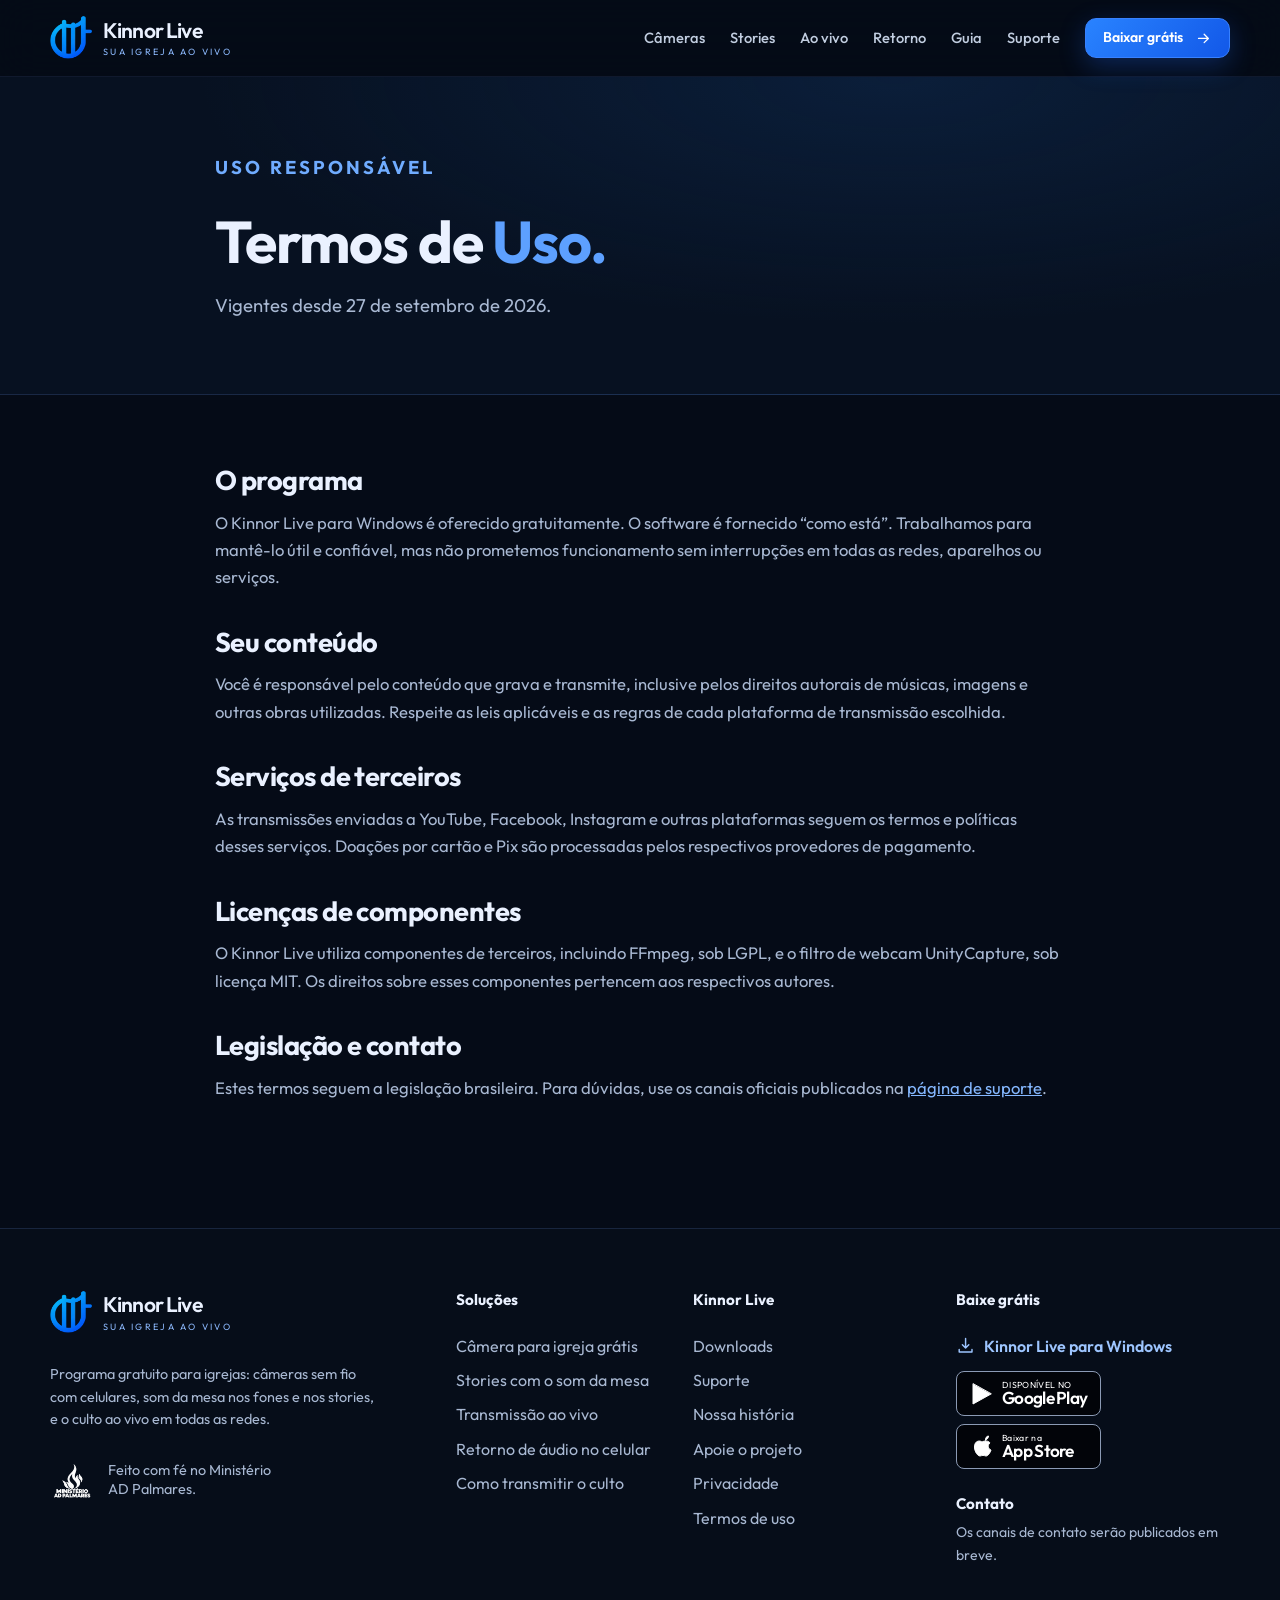
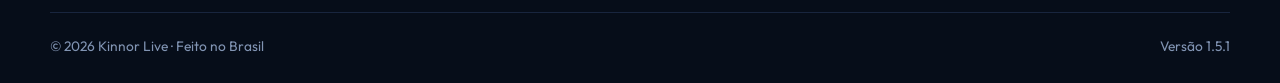
<file: public/termos.html>
<!doctype html>
<html lang="pt-BR">
  <head>
    <meta charset="utf-8" />
    <script>
      document.documentElement.classList.add("js");
      addEventListener("load", () => {
        if (!document.documentElement.classList.contains("js-ready"))
          document.documentElement.classList.remove("js");
      });
    </script>
    <meta name="viewport" content="width=device-width,initial-scale=1" />
    <meta name="theme-color" content="#050b17" />
    <title>Termos de Uso | Kinnor Live</title>
    <meta
      name="description"
      content="Termos de uso do programa gratuito Kinnor Live para Windows e do app para celular."
    />
    <meta name="robots" content="index,follow,max-image-preview:large" />
    <link
      rel="canonical"
      href="https://kinnor-live.servidor-doacoes.workers.dev/termos"
      data-canonical
    />
    <meta property="og:type" content="website" />
    <meta property="og:locale" content="pt_BR" />
    <meta property="og:site_name" content="Kinnor Live" />
    <meta property="og:title" content="Termos de Uso | Kinnor Live" />
    <meta
      property="og:description"
      content="Termos de uso do programa gratuito Kinnor Live para Windows e do app para celular."
    />
    <meta
      property="og:url"
      content="https://kinnor-live.servidor-doacoes.workers.dev/termos"
      data-og-url
    />
    <meta
      property="og:image"
      content="https://kinnor-live.servidor-doacoes.workers.dev/assets/img/og-kinnor-live.png"
      data-og-image
    />
    <meta name="twitter:card" content="summary_large_image" />
    <meta name="twitter:title" content="Termos de Uso | Kinnor Live" />
    <meta name="twitter:description" content="Termos de uso do programa gratuito Kinnor Live para Windows e do app para celular." />
    <meta
      name="twitter:image"
      content="https://kinnor-live.servidor-doacoes.workers.dev/assets/img/og-kinnor-live.png"
      data-og-image
    />
    <link rel="icon" href="favicon.ico" sizes="any" />
    <link rel="icon" type="image/png" href="assets/img/favicon.png" />
    <link rel="icon" type="image/svg+xml" href="assets/img/favicon.svg" />
    <link rel="apple-touch-icon" href="assets/img/icon-192.png" />
    <link rel="manifest" href="site.webmanifest" />
    <link
      rel="preload"
      href="assets/fonts/outfit-latin-400-normal.woff2"
      as="font"
      type="font/woff2"
      crossorigin
    />
    <link
      rel="preload"
      href="assets/fonts/outfit-latin-700-normal.woff2"
      as="font"
      type="font/woff2"
      crossorigin
    />
    <link rel="stylesheet" href="assets/css/site.css?v=4d19a9be42" data-asset />
    <script type="module" src="assets/js/main.js?v=4d19a9be42" data-asset></script>
    <script type="application/ld+json">
      {
        "@context": "https://schema.org",
        "@type": "BreadcrumbList",
        "itemListElement": [
          { "@type": "ListItem", "position": 1, "name": "Início", "item": "https://kinnor-live.servidor-doacoes.workers.dev/" },
          { "@type": "ListItem", "position": 2, "name": "Termos de uso", "item": "https://kinnor-live.servidor-doacoes.workers.dev/termos" }
        ]
      }
    </script>
    <script type="application/ld+json" data-faq-schema></script>
  </head>
  <body>
    <!-- CABEÇALHO -->
    <a class="skip-link" href="#conteudo">Pular para o conteúdo</a>
    <header class="site-header">
      <div class="container header-inner">
        <a class="brand" href="./" aria-label="Kinnor Live — página inicial">
          <img src="assets/img/logo.webp" width="42" height="42" alt="" />
          <span><strong>Kinnor Live</strong><small>SUA IGREJA AO VIVO</small></span>
        </a>
        <button class="menu-button" type="button" aria-label="Abrir menu" aria-expanded="false" aria-controls="menu-principal" data-menu-button>
          <svg class="icon" aria-hidden="true"><use href="assets/img/icons.svg#menu"></use></svg>
        </button>
        <nav id="menu-principal" class="nav" aria-label="Navegação principal" data-nav>
          <a href="camera-para-igreja">Câmeras</a>
          <a href="stories-com-audio-da-mesa">Stories</a>
          <a href="transmissao-ao-vivo-para-igrejas">Ao vivo</a>
          <a href="retorno-de-audio-no-celular">Retorno</a>
          <a href="como-transmitir-culto-com-celular">Guia</a>
          <a href="suporte">Suporte</a>
          <a class="button button-sm" href="download">
            Baixar grátis
            <svg class="icon" aria-hidden="true"><use href="assets/img/icons.svg#arrow"></use></svg>
          </a>
        </nav>
      </div>
    </header>
    <!-- /CABEÇALHO -->
    <main id="conteudo">
      <!-- ABERTURA DA PÁGINA -->
      <section class="page-hero legal-hero">
        <div class="container narrow">
          <p class="eyebrow">USO RESPONSÁVEL</p>
          <h1>
            Termos de
            <span class="accent">Uso.</span>
          </h1>
          <p>Vigentes desde 27 de setembro de 2026.</p>
        </div>
      </section>
      <!-- CONTEÚDO LEGAL -->
      <article class="section compact legal">
        <div class="container narrow">
          <h2>O programa</h2>
          <p>
            O Kinnor Live para Windows é oferecido gratuitamente. O software é
            fornecido “como está”. Trabalhamos para mantê-lo útil e confiável,
            mas não prometemos funcionamento sem interrupções em todas as redes,
            aparelhos ou serviços.
          </p>
          <h2>Seu conteúdo</h2>
          <p>
            Você é responsável pelo conteúdo que grava e transmite, inclusive
            pelos direitos autorais de músicas, imagens e outras obras
            utilizadas. Respeite as leis aplicáveis e as regras de cada
            plataforma de transmissão escolhida.
          </p>
          <h2>Serviços de terceiros</h2>
          <p>
            As transmissões enviadas a YouTube, Facebook, Instagram e outras
            plataformas seguem os termos e políticas desses serviços. Doações
            por cartão e Pix são processadas pelos respectivos provedores de
            pagamento.
          </p>
          <h2>Licenças de componentes</h2>
          <p>
            O Kinnor Live utiliza componentes de terceiros, incluindo FFmpeg,
            sob LGPL, e o filtro de webcam UnityCapture, sob licença MIT. Os
            direitos sobre esses componentes pertencem aos respectivos autores.
          </p>
          <h2>Legislação e contato</h2>
          <p>
            Estes termos seguem a legislação brasileira. Para dúvidas, use os
            canais oficiais publicados na
            <a href="suporte#contato">página de suporte</a>.
          </p>
        </div>
      </article>
    </main>
    <!-- RODAPÉ -->
    <footer class="site-footer">
      <div class="container footer-grid">
        <div class="footer-about">
          <a class="brand" href="./" aria-label="Kinnor Live — página inicial">
            <img src="assets/img/logo.webp" width="42" height="42" alt="" loading="lazy" />
            <span><strong>Kinnor Live</strong><small>SUA IGREJA AO VIVO</small></span>
          </a>
          <p class="footer-pitch">Programa gratuito para igrejas: câmeras sem fio com celulares, som da mesa nos fones e nos stories, e o culto ao vivo em todas as redes.</p>
          <div class="footer-ministry">
            <img src="assets/img/ministerio.webp" width="48" height="48" loading="lazy" alt="Logo do Ministério AD Palmares" />
            <p>Feito com fé no Ministério AD Palmares.</p>
          </div>
        </div>
        <div class="footer-links">
          <h2>Soluções</h2>
          <a href="camera-para-igreja">Câmera para igreja grátis</a>
          <a href="stories-com-audio-da-mesa">Stories com o som da mesa</a>
          <a href="transmissao-ao-vivo-para-igrejas">Transmissão ao vivo</a>
          <a href="retorno-de-audio-no-celular">Retorno de áudio no celular</a>
          <a href="como-transmitir-culto-com-celular">Como transmitir o culto</a>
        </div>
        <div class="footer-links">
          <h2>Kinnor Live</h2>
          <a href="download">Downloads</a>
          <a href="suporte">Suporte</a>
          <a href="./#sobre">Nossa história</a>
          <a href="./#apoie">Apoie o projeto</a>
          <a href="privacidade">Privacidade</a>
          <a href="termos">Termos de uso</a>
          <button type="button" class="footer-cookie" data-cookie-settings hidden>Preferências de cookies</button>
        </div>
        <div class="footer-downloads">
          <h2>Baixe grátis</h2>
          <a class="footer-win-link" href="https://github.com/PierreSaloia/kinnor-live-site/releases/download/v1.5.1/KinnorLive-Setup-1.5.1.exe" data-win-download>
            <svg class="icon" aria-hidden="true"><use href="assets/img/icons.svg#download"></use></svg>
            Kinnor Live para Windows
          </a>
          <a class="store-badge" href="download#android" data-store="android" aria-label="Disponível no Google Play">
            <svg class="icon" aria-hidden="true"><use href="assets/img/icons.svg#play"></use></svg>
            <span><small>DISPONÍVEL NO</small><strong>Google Play</strong></span>
          </a>
          <a class="store-badge" href="download#iphone" data-store="ios" aria-label="Baixar na App Store">
            <svg class="icon" aria-hidden="true"><use href="assets/img/icons.svg#apple"></use></svg>
            <span><small>Baixar na</small><strong>App Store</strong></span>
          </a>
          <h2 class="footer-contact-title">Contato</h2>
          <div class="footer-contact" data-contact data-contact-context="footer">Os canais de contato serão publicados em breve.</div>
        </div>
      </div>
      <div class="container footer-bottom">
        <span>© <span data-year>2026</span> Kinnor Live · Feito no Brasil</span>
        <span>Versão <span data-version>1.5.1</span></span>
      </div>
    </footer>

    <div class="download-toast" role="status" aria-live="polite" data-download-toast hidden>
      <span>Seu download começou.</span>
      <a href="download#instalar">Ver como instalar</a>
      <button type="button" aria-label="Fechar aviso" data-toast-close>×</button>
    </div>

    <div class="cookie-banner" role="region" aria-label="Aviso de cookies" data-cookie-banner hidden>
      <p>Usamos cookies do Google Analytics para entender, de forma agregada, como o site é usado. Você escolhe. <a href="privacidade#cookies">Saiba mais</a>.</p>
      <div>
        <button type="button" class="button button-sm button-ghost" data-cookie-choice="recusado">Recusar</button>
        <button type="button" class="button button-sm" data-cookie-choice="aceito">Aceitar</button>
      </div>
    </div>

    <dialog class="store-dialog" data-store-dialog aria-labelledby="dialog-title" aria-describedby="dialog-text">
      <div class="dialog-inner">
        <button type="button" class="dialog-close" aria-label="Fechar" data-dialog-close>×</button>
        <div class="dialog-icon"><svg class="icon" aria-hidden="true"><use href="assets/img/icons.svg#download"></use></svg></div>
        <h2 id="dialog-title" data-dialog-title>Em breve</h2>
        <p id="dialog-text" data-dialog-text></p>
        <a class="button" href="https://github.com/PierreSaloia/kinnor-live-site/releases/download/v1.5.1/KinnorLive-Android-1.5.1.apk" data-apk-download data-dialog-apk>
          Instalar o app Android direto
          <svg class="icon" aria-hidden="true"><use href="assets/img/icons.svg#download"></use></svg>
        </a>
        <button type="button" class="text-button" data-dialog-close>Entendi</button>
      </div>
    </dialog>
    <!-- /RODAPÉ -->
  </body>
</html>
</file>
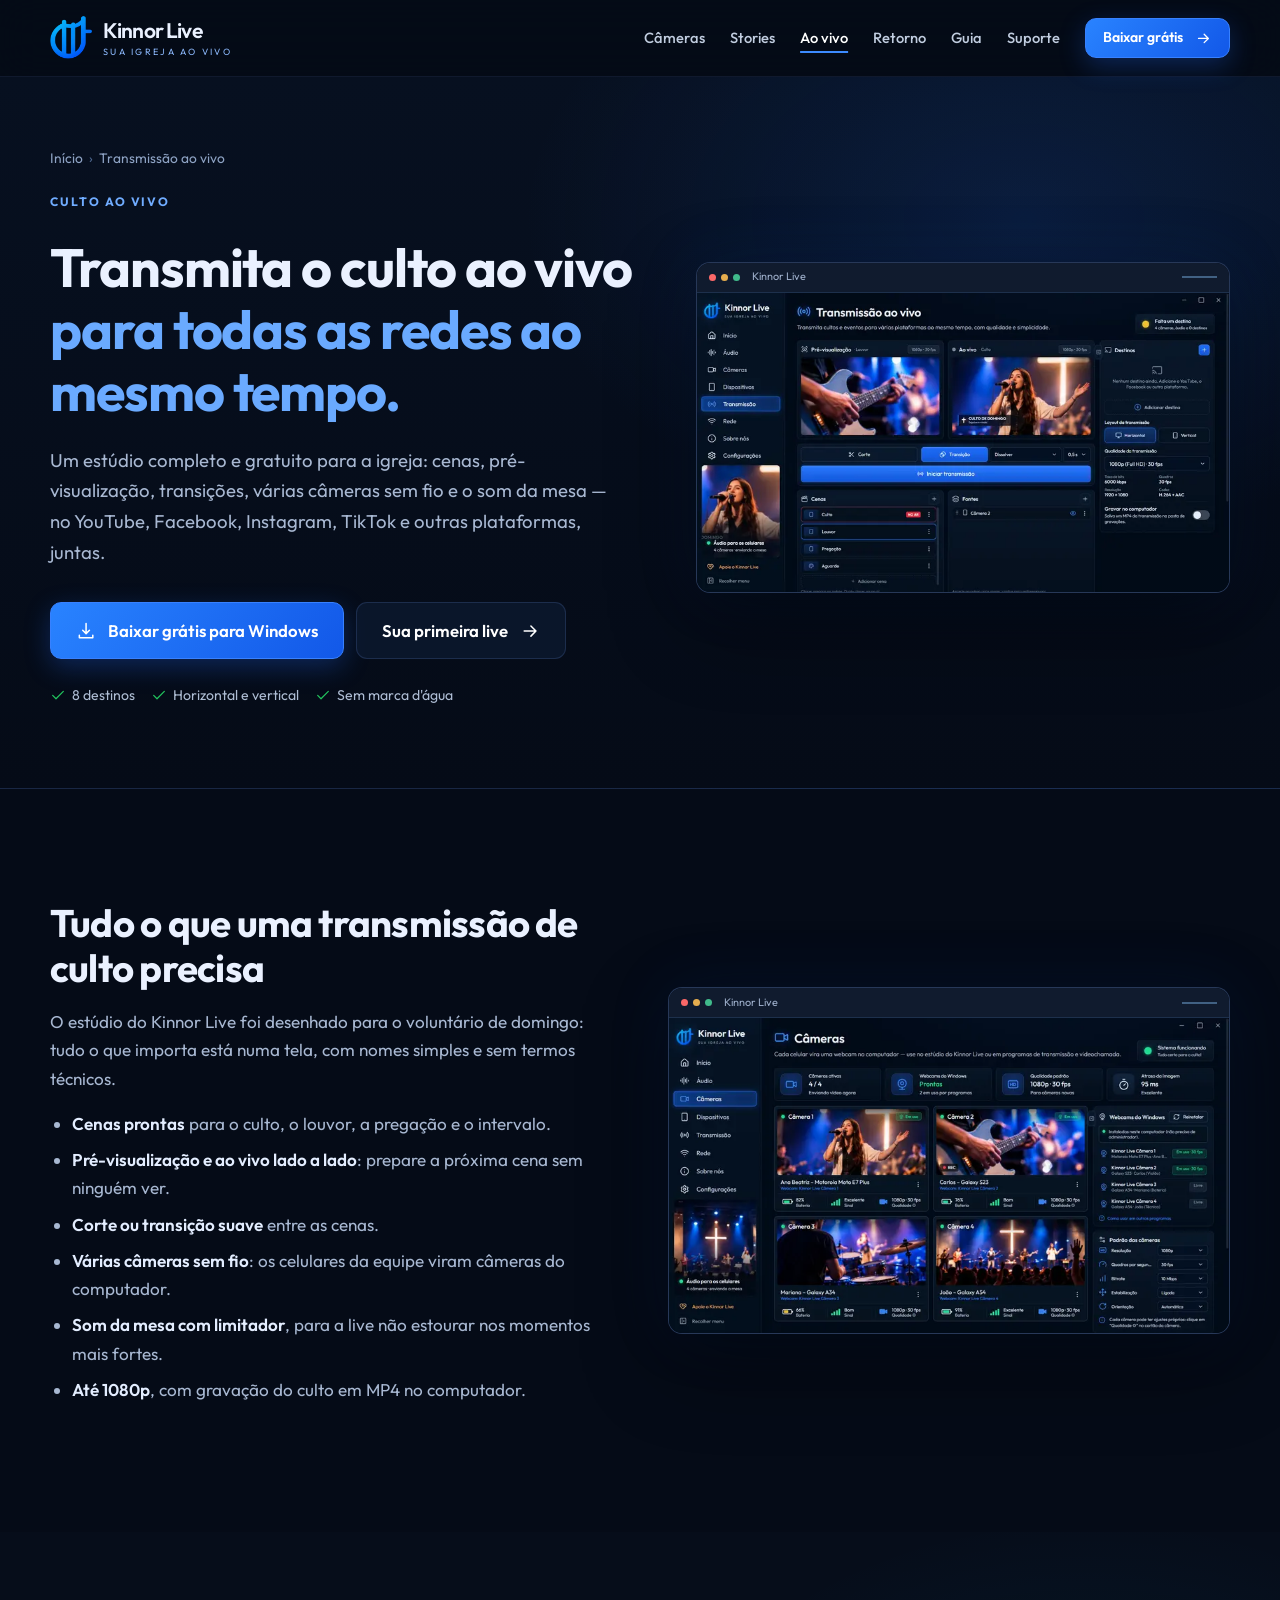
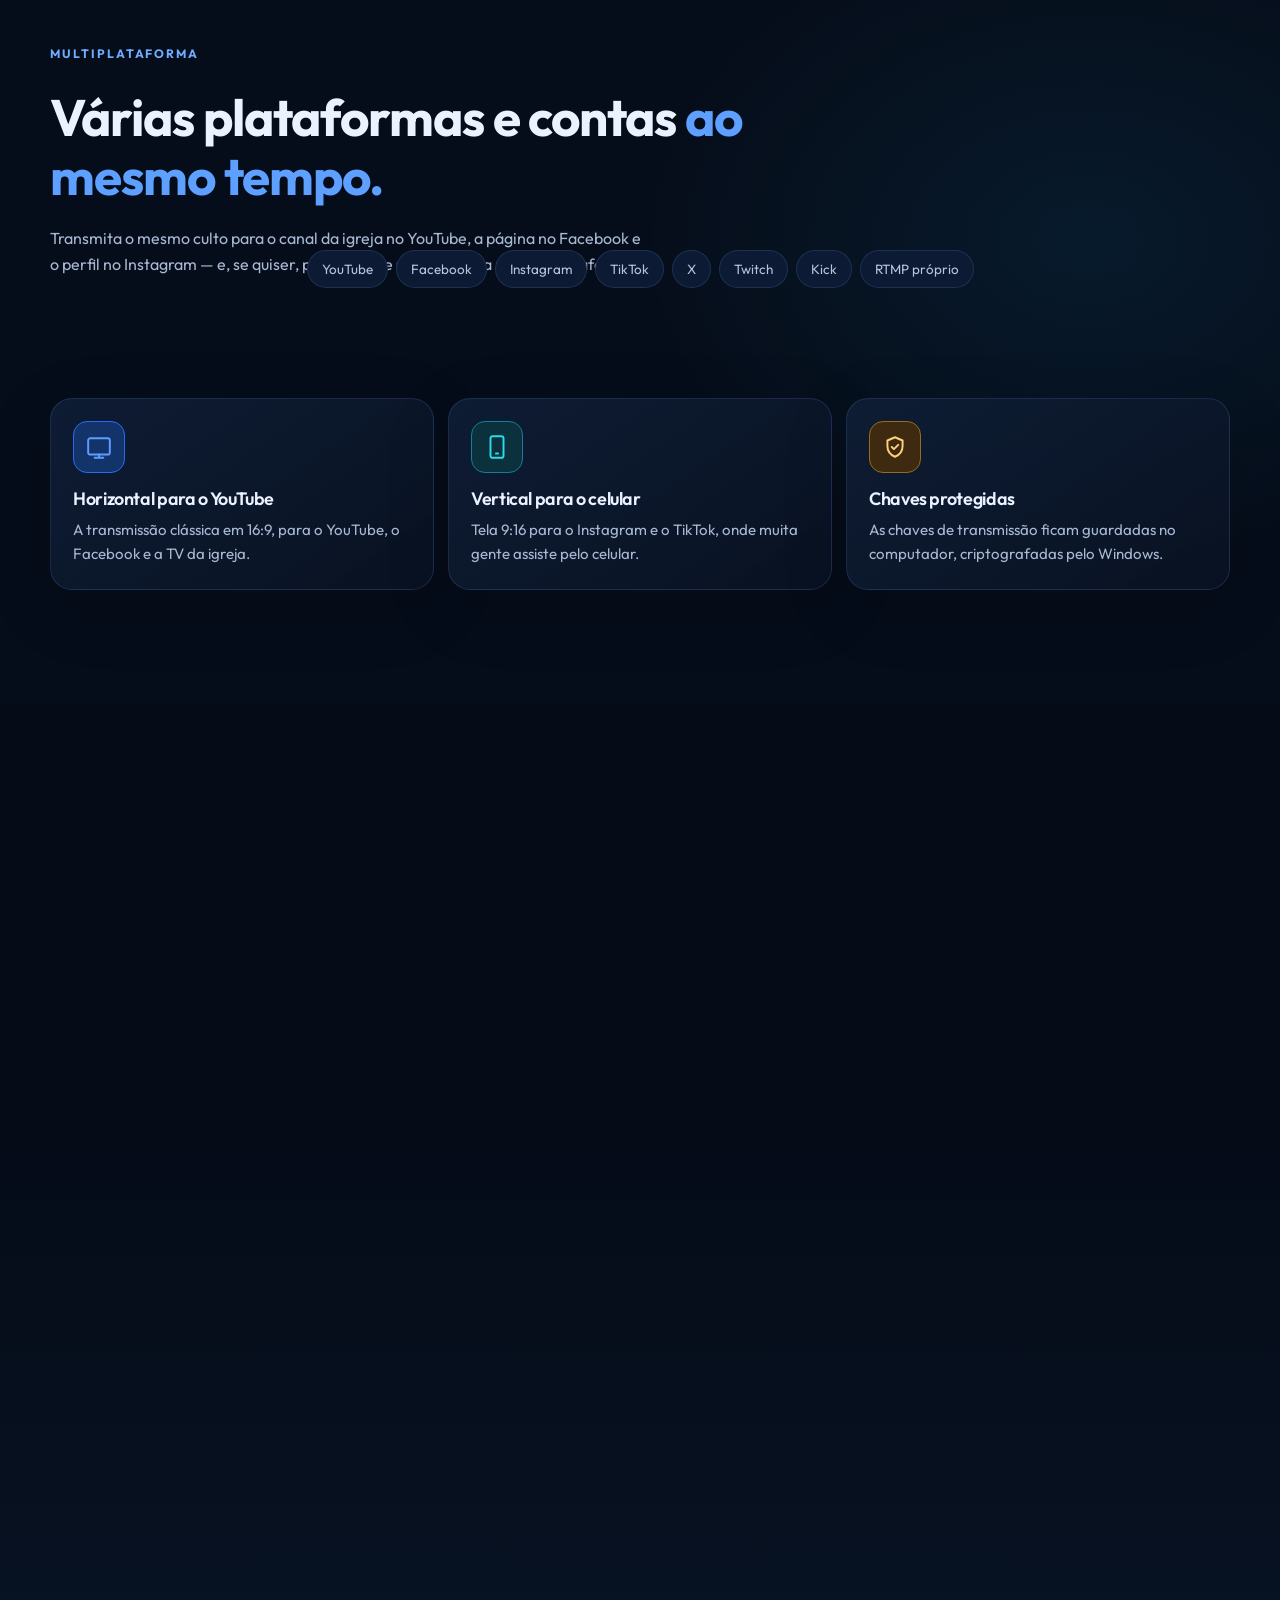
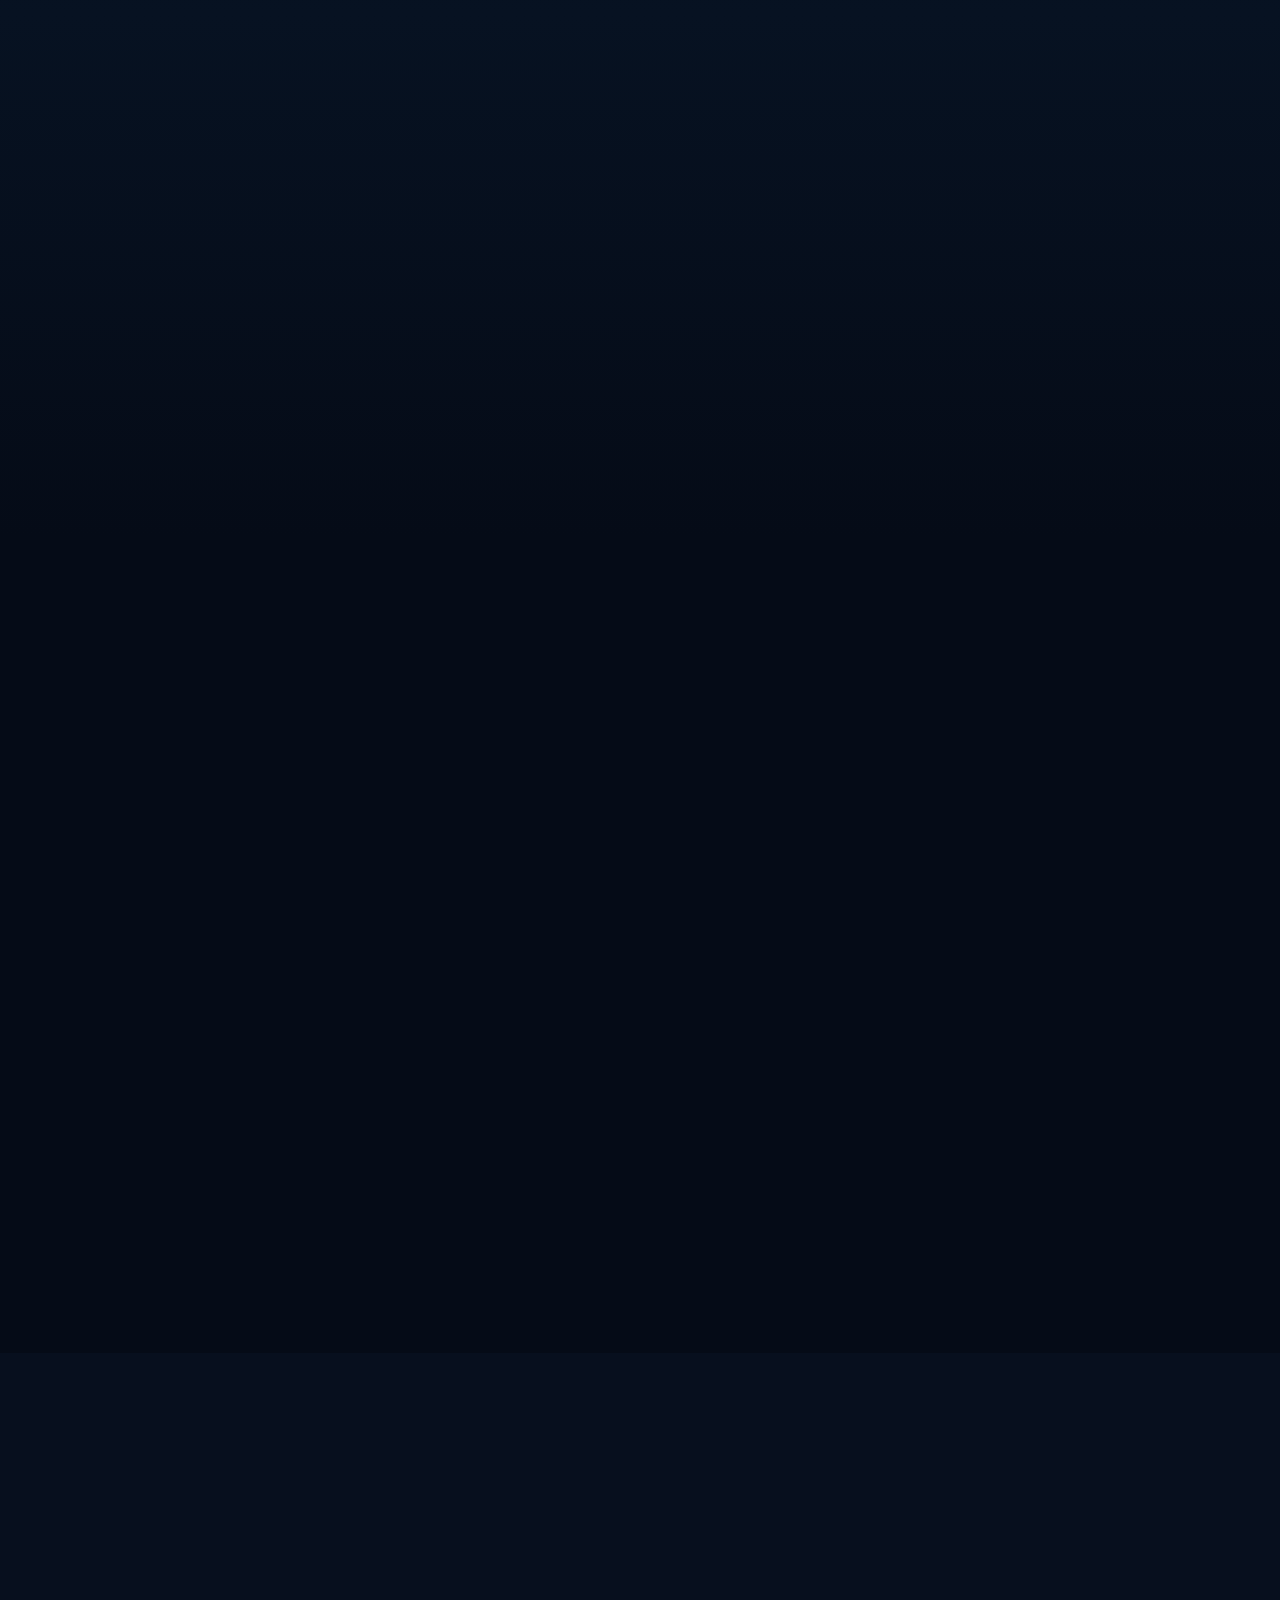
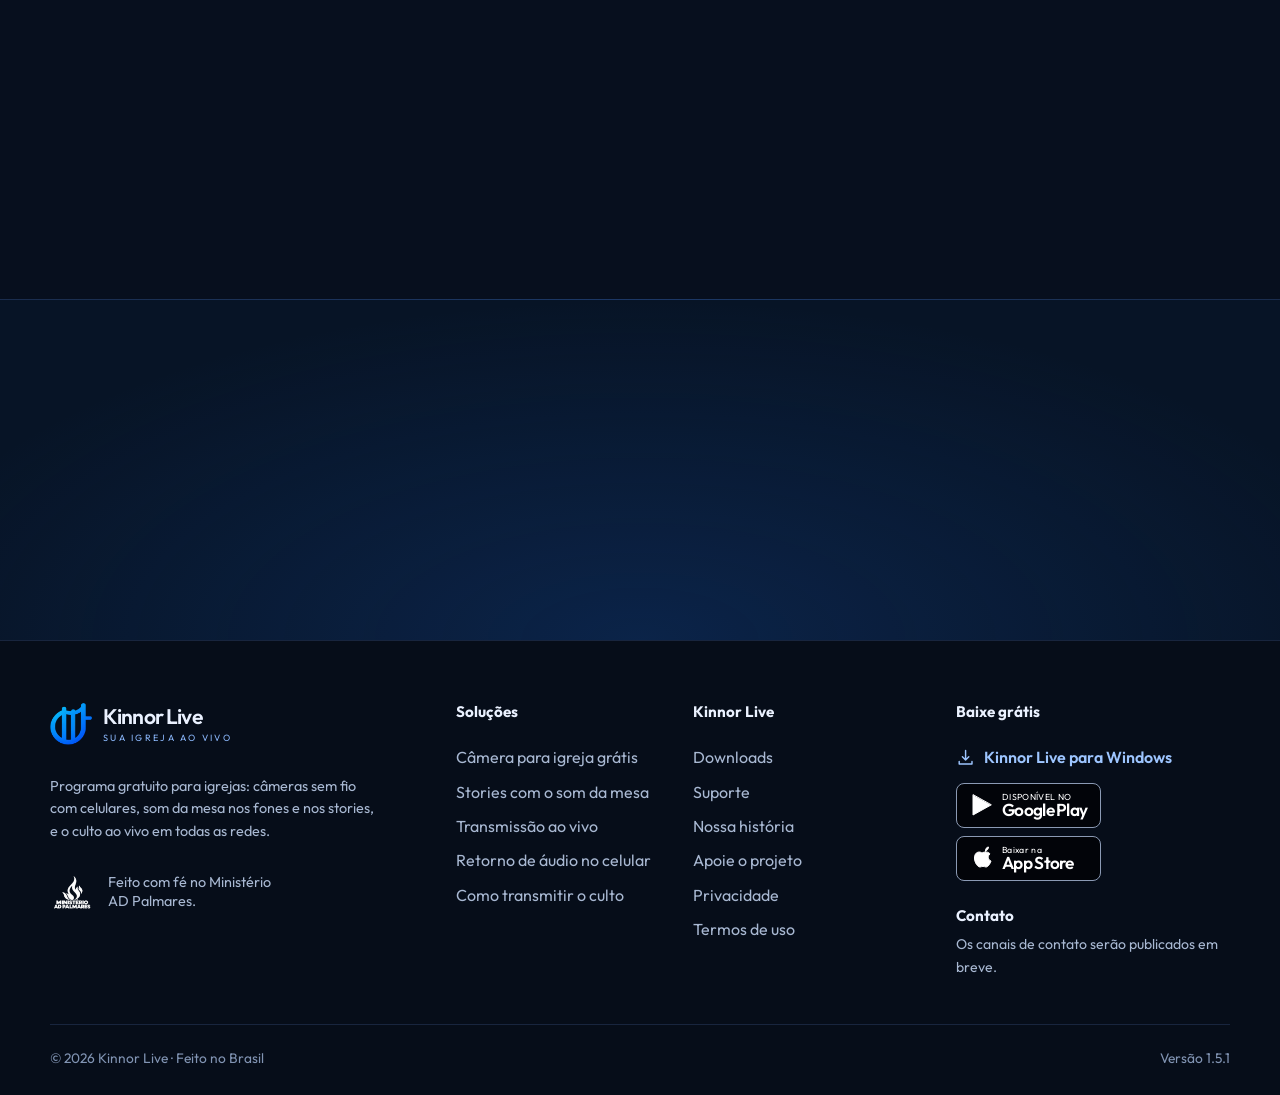
<file: public/transmissao-ao-vivo-para-igrejas.html>
<!doctype html>
<html lang="pt-BR">
  <head>
    <meta charset="utf-8" />
    <meta name="viewport" content="width=device-width,initial-scale=1" />
    <script>
      document.documentElement.classList.add("js");
      addEventListener("load", () => {
        if (!document.documentElement.classList.contains("js-ready"))
          document.documentElement.classList.remove("js");
      });
    </script>
    <title>Transmitir culto ao vivo grátis em várias redes | Kinnor Live</title>
    <meta name="description" content="Transmita o culto ao vivo no YouTube, Facebook, Instagram, TikTok e mais ao mesmo tempo, com várias câmeras e o som da mesa. Sem marca d'água. Grátis." />
    <link rel="canonical" href="https://kinnor-live.servidor-doacoes.workers.dev/transmissao-ao-vivo-para-igrejas" data-canonical />
    <meta name="robots" content="index,follow,max-image-preview:large" />
    <meta name="theme-color" content="#050b17" />
    <meta property="og:type" content="article" />
    <meta property="og:locale" content="pt_BR" />
    <meta property="og:site_name" content="Kinnor Live" />
    <meta property="og:title" content="Transmita o culto ao vivo para todas as redes ao mesmo tempo" />
    <meta property="og:description" content="Estúdio gratuito para igrejas: cenas, várias câmeras sem fio, som da mesa e transmissão simultânea para YouTube, Facebook, Instagram e mais." />
    <meta property="og:url" content="https://kinnor-live.servidor-doacoes.workers.dev/transmissao-ao-vivo-para-igrejas" data-og-url />
    <meta property="og:image" content="https://kinnor-live.servidor-doacoes.workers.dev/assets/img/og-kinnor-live.png" data-og-image />
    <meta property="og:image:width" content="1200" />
    <meta property="og:image:height" content="630" />
    <meta property="og:image:alt" content="Kinnor Live: sua igreja ao vivo" />
    <meta name="twitter:card" content="summary_large_image" />
    <meta name="twitter:title" content="Transmita o culto ao vivo para todas as redes ao mesmo tempo" />
    <meta name="twitter:description" content="Estúdio gratuito para igrejas: cenas, várias câmeras sem fio, som da mesa e transmissão simultânea." />
    <meta name="twitter:image" content="https://kinnor-live.servidor-doacoes.workers.dev/assets/img/og-kinnor-live.png" data-og-image />
    <link rel="icon" href="favicon.ico" sizes="any" />
    <link rel="icon" type="image/svg+xml" href="assets/img/favicon.svg" />
    <link rel="apple-touch-icon" href="assets/img/icon-192.png" />
    <link rel="manifest" href="site.webmanifest" />
    <link rel="preload" href="assets/fonts/outfit-latin-400-normal.woff2" as="font" type="font/woff2" crossorigin />
    <link rel="preload" href="assets/fonts/outfit-latin-700-normal.woff2" as="font" type="font/woff2" crossorigin />
    <link rel="stylesheet" href="assets/css/site.css?v=4d19a9be42" data-asset />
    <script type="module" src="assets/js/main.js?v=4d19a9be42" data-asset></script>
    <script type="application/ld+json">
      {
        "@context": "https://schema.org",
        "@type": "BreadcrumbList",
        "itemListElement": [
          { "@type": "ListItem", "position": 1, "name": "Início", "item": "https://kinnor-live.servidor-doacoes.workers.dev/" },
          { "@type": "ListItem", "position": 2, "name": "Transmissão ao vivo para igrejas", "item": "https://kinnor-live.servidor-doacoes.workers.dev/transmissao-ao-vivo-para-igrejas" }
        ]
      }
    </script>
    <script type="application/ld+json" data-faq-schema>
      {"@context":"https://schema.org","@type":"FAQPage","mainEntity":[{"@type":"Question","name":"Como transmitir o culto no YouTube e no Facebook ao mesmo tempo?","acceptedAnswer":{"@type":"Answer","text":"No Kinnor Live, adicione o YouTube e o Facebook em Destinos, com a chave de transmissão de cada um, e clique em Iniciar transmissão. O culto vai para os dois ao mesmo tempo."}},{"@type":"Question","name":"Dá para transmitir na vertical para o Instagram e o TikTok?","acceptedAnswer":{"@type":"Answer","text":"Sim. O estúdio tem tela horizontal (16:9) e vertical (9:16). Escolha a vertical para o Instagram e o TikTok."}},{"@type":"Question","name":"Aparece marca d'água ou logo na transmissão?","acceptedAnswer":{"@type":"Answer","text":"Não. A transmissão não recebe marca d'água nem logo do Kinnor Live."}},{"@type":"Question","name":"Preciso de um computador potente?","acceptedAnswer":{"@type":"Answer","text":"O Kinnor Live roda no Windows 10 e 11 (64 bits). Para transmitir em 1080p para várias plataformas, prefira um computador mais recente; se ficar pesado, reduza a qualidade ou o número de destinos."}},{"@type":"Question","name":"O culto fica gravado?","acceptedAnswer":{"@type":"Answer","text":"Sim, se você quiser. Ative “Gravar no computador” e a transmissão é salva em MP4 na pasta de gravações."}},{"@type":"Question","name":"Quanto custa para transmitir?","acceptedAnswer":{"@type":"Answer","text":"O Kinnor Live é gratuito. Você só precisa da internet da igreja para enviar a transmissão."}}]}
    </script>
  </head>
  <body>
    <!-- CABEÇALHO -->
    <a class="skip-link" href="#conteudo">Pular para o conteúdo</a>
    <header class="site-header">
      <div class="container header-inner">
        <a class="brand" href="./" aria-label="Kinnor Live — página inicial">
          <img src="assets/img/logo.webp" width="42" height="42" alt="" />
          <span><strong>Kinnor Live</strong><small>SUA IGREJA AO VIVO</small></span>
        </a>
        <button class="menu-button" type="button" aria-label="Abrir menu" aria-expanded="false" aria-controls="menu-principal" data-menu-button>
          <svg class="icon" aria-hidden="true"><use href="assets/img/icons.svg#menu"></use></svg>
        </button>
        <nav id="menu-principal" class="nav" aria-label="Navegação principal" data-nav>
          <a href="camera-para-igreja">Câmeras</a>
          <a href="stories-com-audio-da-mesa">Stories</a>
          <a href="transmissao-ao-vivo-para-igrejas">Ao vivo</a>
          <a href="retorno-de-audio-no-celular">Retorno</a>
          <a href="como-transmitir-culto-com-celular">Guia</a>
          <a href="suporte">Suporte</a>
          <a class="button button-sm" href="download">
            Baixar grátis
            <svg class="icon" aria-hidden="true"><use href="assets/img/icons.svg#arrow"></use></svg>
          </a>
        </nav>
      </div>
    </header>
    <!-- /CABEÇALHO -->

    <main id="conteudo">
      <section class="landing-hero">
        <div class="container landing-grid">
          <div>
            <ol class="breadcrumb">
              <li><a href="./">Início</a></li>
              <li aria-current="page">Transmissão ao vivo</li>
            </ol>
            <p class="eyebrow">CULTO AO VIVO</p>
            <h1>Transmita o culto ao vivo <em>para todas as redes ao mesmo tempo.</em></h1>
            <p class="lead">
              Um estúdio completo e gratuito para a igreja: cenas,
              pré-visualização, transições, várias câmeras sem fio e o som da
              mesa — no YouTube, Facebook, Instagram, TikTok e outras
              plataformas, juntas.
            </p>
            <div class="hero-actions">
              <a class="button button-lg" href="https://github.com/PierreSaloia/kinnor-live-site/releases/download/v1.5.1/KinnorLive-Setup-1.5.1.exe" data-smart-download>
                <svg class="icon" aria-hidden="true"><use href="assets/img/icons.svg#download"></use></svg>
                <span data-smart-label>Baixar grátis para Windows</span>
              </a>
              <a class="button button-ghost button-lg" href="#primeira-live">
                Sua primeira live
                <svg class="icon" aria-hidden="true"><use href="assets/img/icons.svg#arrow"></use></svg>
              </a>
            </div>
            <ul class="trust-line">
              <li><svg class="icon" aria-hidden="true"><use href="assets/img/icons.svg#check"></use></svg>8 destinos</li>
              <li><svg class="icon" aria-hidden="true"><use href="assets/img/icons.svg#check"></use></svg>Horizontal e vertical</li>
              <li><svg class="icon" aria-hidden="true"><use href="assets/img/icons.svg#check"></use></svg>Sem marca d'água</li>
            </ul>
          </div>
          <div class="landing-visual">
            <div class="window-frame">
              <div class="window-bar"><span class="window-dots"><i></i><i></i><i></i></span><span>Kinnor Live</span><span class="window-line"></span></div>
              <img src="assets/img/live-1200.webp" srcset="assets/img/live-800.webp 800w, assets/img/live-1200.webp 1200w, assets/img/live-1672.webp 1672w" sizes="(max-width: 850px) 92vw, 46vw" width="1200" height="676" alt="Estúdio de transmissão do Kinnor Live com pré-visualização, imagem ao vivo, cenas e destinos" fetchpriority="high" />
            </div>
          </div>
        </div>
      </section>

      <section class="section">
        <div class="container split">
          <div class="prose reveal">
            <h2>Tudo o que uma transmissão de culto precisa</h2>
            <p>
              O estúdio do Kinnor Live foi desenhado para o voluntário de
              domingo: tudo o que importa está numa tela, com nomes simples e
              sem termos técnicos.
            </p>
            <ul>
              <li><strong>Cenas prontas</strong> para o culto, o louvor, a pregação e o intervalo.</li>
              <li><strong>Pré-visualização e ao vivo lado a lado</strong>: prepare a próxima cena sem ninguém ver.</li>
              <li><strong>Corte ou transição suave</strong> entre as cenas.</li>
              <li><strong>Várias câmeras sem fio</strong>: os celulares da equipe viram câmeras do computador.</li>
              <li><strong>Som da mesa com limitador</strong>, para a live não estourar nos momentos mais fortes.</li>
              <li><strong>Até 1080p</strong>, com gravação do culto em MP4 no computador.</li>
            </ul>
          </div>
          <div class="reveal">
            <div class="window-frame">
              <div class="window-bar"><span class="window-dots"><i></i><i></i><i></i></span><span>Kinnor Live</span><span class="window-line"></span></div>
              <img src="assets/img/cameras-1200.webp" srcset="assets/img/cameras-800.webp 800w, assets/img/cameras-1200.webp 1200w, assets/img/cameras-1672.webp 1672w" sizes="(max-width: 850px) 92vw, 46vw" width="1200" height="676" alt="Quatro celulares da equipe como câmeras sem fio para a transmissão do culto" loading="lazy" decoding="async" />
            </div>
          </div>
        </div>
      </section>

      <section class="section stories-section">
        <div class="container">
          <div class="section-heading reveal">
            <p class="eyebrow">MULTIPLATAFORMA</p>
            <h2>Várias plataformas e contas <span class="accent">ao mesmo tempo.</span></h2>
            <p>
              Transmita o mesmo culto para o canal da igreja no YouTube, a página
              no Facebook e o perfil no Instagram — e, se quiser, para mais de uma
              conta na mesma plataforma.
            </p>
          </div>
          <ul class="platforms reveal" aria-label="Plataformas de transmissão">
            <li>YouTube</li><li>Facebook</li><li>Instagram</li><li>TikTok</li><li>X</li><li>Twitch</li><li>Kick</li><li>RTMP próprio</li>
          </ul>
          <div class="use-grid">
            <article class="card reveal">
              <div class="feature-icon blue"><svg class="icon" aria-hidden="true"><use href="assets/img/icons.svg#monitor"></use></svg></div>
              <h3>Horizontal para o YouTube</h3>
              <p>A transmissão clássica em 16:9, para o YouTube, o Facebook e a TV da igreja.</p>
            </article>
            <article class="card reveal">
              <div class="feature-icon cyan"><svg class="icon" aria-hidden="true"><use href="assets/img/icons.svg#phone"></use></svg></div>
              <h3>Vertical para o celular</h3>
              <p>Tela 9:16 para o Instagram e o TikTok, onde muita gente assiste pelo celular.</p>
            </article>
            <article class="card reveal">
              <div class="feature-icon amber"><svg class="icon" aria-hidden="true"><use href="assets/img/icons.svg#shield"></use></svg></div>
              <h3>Chaves protegidas</h3>
              <p>As chaves de transmissão ficam guardadas no computador, criptografadas pelo Windows.</p>
            </article>
          </div>
        </div>
      </section>

      <section class="section">
        <div class="container prose reveal">
          <h2>Sem marca d'água. Sem mensalidade.</h2>
          <p>
            A transmissão é da sua igreja: o Kinnor Live não coloca logo nem
            marca d'água na imagem, não limita o tempo de live e não cobra
            mensalidade. O projeto é gratuito e mantido por ofertas voluntárias
            de irmãos e igrejas.
          </p>
        </div>
      </section>

      <section class="section how-section" id="primeira-live">
        <div class="container">
          <div class="section-heading reveal">
            <p class="eyebrow">SUA PRIMEIRA LIVE</p>
            <h2>Do cabo da mesa <span class="accent">ao botão ao vivo.</span></h2>
          </div>
          <ol class="steps">
            <li class="step reveal"><span>01</span><div><h3>Instale e ligue a mesa</h3><p>Instale o Kinnor Live no Windows e adicione a entrada da mesa no mixer de áudio.</p></div></li>
            <li class="step reveal"><span>02</span><div><h3>Conecte as câmeras</h3><p>Coloque os celulares da equipe no modo Webcam pelo QR Code da tela.</p></div></li>
            <li class="step reveal"><span>03</span><div><h3>Monte as cenas</h3><p>Em Transmissão, escolha as câmeras de cada cena e arraste na prévia para posicionar.</p></div></li>
            <li class="step reveal"><span>04</span><div><h3>Adicione os destinos</h3><p>Em Destinos, escolha as plataformas e cole a chave de transmissão de cada uma.</p></div></li>
            <li class="step reveal"><span>05</span><div><h3>Faça um teste</h3><p>Antes do culto, faça uma live de teste (privada ou não listada) e confira som e imagem.</p></div></li>
            <li class="step reveal"><span>06</span><div><h3>Inicie a transmissão</h3><p>Clique em Iniciar transmissão e troque as cenas com corte ou transição.</p></div></li>
          </ol>
          <div class="callout reveal">
            <svg class="icon" aria-hidden="true"><use href="assets/img/icons.svg#wifi"></use></svg>
            <p>
              A transmissão usa a internet de envio (upload) da igreja. Quanto mais
              destinos e maior a qualidade, mais upload é necessário. As câmeras e
              o som funcionam na rede local e não gastam internet.
            </p>
          </div>
          <p class="section-link reveal">
            <a href="como-transmitir-culto-com-celular">Guia completo: como transmitir o culto com celular<svg class="icon" aria-hidden="true"><use href="assets/img/icons.svg#arrow"></use></svg></a>
          </p>
        </div>
      </section>

      <section class="section faq-section landing-faq" id="perguntas">
        <div class="container">
          <div class="section-heading reveal">
            <p class="eyebrow">DÚVIDAS FREQUENTES</p>
            <h2>Perguntas sobre <span class="accent">transmissão ao vivo.</span></h2>
          </div>
          <div class="faq-list" data-faq>
            <details>
              <summary>Como transmitir o culto no YouTube e no Facebook ao mesmo tempo?</summary>
              <p>No Kinnor Live, adicione o YouTube e o Facebook em Destinos, com a chave de transmissão de cada um, e clique em Iniciar transmissão. O culto vai para os dois ao mesmo tempo.</p>
            </details>
            <details>
              <summary>Dá para transmitir na vertical para o Instagram e o TikTok?</summary>
              <p>Sim. O estúdio tem tela horizontal (16:9) e vertical (9:16). Escolha a vertical para o Instagram e o TikTok.</p>
            </details>
            <details>
              <summary>Aparece marca d'água ou logo na transmissão?</summary>
              <p>Não. A transmissão não recebe marca d'água nem logo do Kinnor Live.</p>
            </details>
            <details>
              <summary>Preciso de um computador potente?</summary>
              <p>O Kinnor Live roda no Windows 10 e 11 (64 bits). Para transmitir em 1080p para várias plataformas, prefira um computador mais recente; se ficar pesado, reduza a qualidade ou o número de destinos.</p>
            </details>
            <details>
              <summary>O culto fica gravado?</summary>
              <p>Sim, se você quiser. Ative “Gravar no computador” e a transmissão é salva em MP4 na pasta de gravações.</p>
            </details>
            <details>
              <summary>Quanto custa para transmitir?</summary>
              <p>O Kinnor Live é gratuito. Você só precisa da internet da igreja para enviar a transmissão.</p>
            </details>
          </div>
        </div>
      </section>

      <section class="section related">
        <div class="container">
          <div class="section-heading reveal">
            <p class="eyebrow">CONTINUE LENDO</p>
            <h2>Mais do Kinnor Live <span class="accent">para a sua igreja.</span></h2>
          </div>
          <div class="related-grid">
            <a class="card reveal" href="camera-para-igreja"><strong>Câmera para igreja grátis</strong><span>Os celulares da equipe como câmeras sem fio.</span></a>
            <a class="card reveal" href="como-transmitir-culto-com-celular"><strong>Guia passo a passo</strong><span>Monte a transmissão da igreja do zero.</span></a>
            <a class="card reveal" href="stories-com-audio-da-mesa"><strong>Stories com o som da mesa</strong><span>Cortes do culto com áudio limpo para as redes.</span></a>
          </div>
        </div>
      </section>

      <section class="section final-cta">
        <div class="container final-inner reveal">
          <div>
            <p class="eyebrow">COMECE HOJE</p>
            <h2>O próximo culto <span class="accent">pode ir ao vivo.</span></h2>
            <p>Baixe o Kinnor Live grátis e faça sua primeira transmissão.</p>
          </div>
          <a class="button button-lg" href="download">
            Baixar grátis
            <svg class="icon" aria-hidden="true"><use href="assets/img/icons.svg#arrow"></use></svg>
          </a>
        </div>
      </section>
    </main>

    <!-- RODAPÉ -->
    <footer class="site-footer">
      <div class="container footer-grid">
        <div class="footer-about">
          <a class="brand" href="./" aria-label="Kinnor Live — página inicial">
            <img src="assets/img/logo.webp" width="42" height="42" alt="" loading="lazy" />
            <span><strong>Kinnor Live</strong><small>SUA IGREJA AO VIVO</small></span>
          </a>
          <p class="footer-pitch">Programa gratuito para igrejas: câmeras sem fio com celulares, som da mesa nos fones e nos stories, e o culto ao vivo em todas as redes.</p>
          <div class="footer-ministry">
            <img src="assets/img/ministerio.webp" width="48" height="48" loading="lazy" alt="Logo do Ministério AD Palmares" />
            <p>Feito com fé no Ministério AD Palmares.</p>
          </div>
        </div>
        <div class="footer-links">
          <h2>Soluções</h2>
          <a href="camera-para-igreja">Câmera para igreja grátis</a>
          <a href="stories-com-audio-da-mesa">Stories com o som da mesa</a>
          <a href="transmissao-ao-vivo-para-igrejas">Transmissão ao vivo</a>
          <a href="retorno-de-audio-no-celular">Retorno de áudio no celular</a>
          <a href="como-transmitir-culto-com-celular">Como transmitir o culto</a>
        </div>
        <div class="footer-links">
          <h2>Kinnor Live</h2>
          <a href="download">Downloads</a>
          <a href="suporte">Suporte</a>
          <a href="./#sobre">Nossa história</a>
          <a href="./#apoie">Apoie o projeto</a>
          <a href="privacidade">Privacidade</a>
          <a href="termos">Termos de uso</a>
          <button type="button" class="footer-cookie" data-cookie-settings hidden>Preferências de cookies</button>
        </div>
        <div class="footer-downloads">
          <h2>Baixe grátis</h2>
          <a class="footer-win-link" href="https://github.com/PierreSaloia/kinnor-live-site/releases/download/v1.5.1/KinnorLive-Setup-1.5.1.exe" data-win-download>
            <svg class="icon" aria-hidden="true"><use href="assets/img/icons.svg#download"></use></svg>
            Kinnor Live para Windows
          </a>
          <a class="store-badge" href="download#android" data-store="android" aria-label="Disponível no Google Play">
            <svg class="icon" aria-hidden="true"><use href="assets/img/icons.svg#play"></use></svg>
            <span><small>DISPONÍVEL NO</small><strong>Google Play</strong></span>
          </a>
          <a class="store-badge" href="download#iphone" data-store="ios" aria-label="Baixar na App Store">
            <svg class="icon" aria-hidden="true"><use href="assets/img/icons.svg#apple"></use></svg>
            <span><small>Baixar na</small><strong>App Store</strong></span>
          </a>
          <h2 class="footer-contact-title">Contato</h2>
          <div class="footer-contact" data-contact data-contact-context="footer">Os canais de contato serão publicados em breve.</div>
        </div>
      </div>
      <div class="container footer-bottom">
        <span>© <span data-year>2026</span> Kinnor Live · Feito no Brasil</span>
        <span>Versão <span data-version>1.5.1</span></span>
      </div>
    </footer>

    <div class="download-toast" role="status" aria-live="polite" data-download-toast hidden>
      <span>Seu download começou.</span>
      <a href="download#instalar">Ver como instalar</a>
      <button type="button" aria-label="Fechar aviso" data-toast-close>×</button>
    </div>

    <div class="cookie-banner" role="region" aria-label="Aviso de cookies" data-cookie-banner hidden>
      <p>Usamos cookies do Google Analytics para entender, de forma agregada, como o site é usado. Você escolhe. <a href="privacidade#cookies">Saiba mais</a>.</p>
      <div>
        <button type="button" class="button button-sm button-ghost" data-cookie-choice="recusado">Recusar</button>
        <button type="button" class="button button-sm" data-cookie-choice="aceito">Aceitar</button>
      </div>
    </div>

    <dialog class="store-dialog" data-store-dialog aria-labelledby="dialog-title" aria-describedby="dialog-text">
      <div class="dialog-inner">
        <button type="button" class="dialog-close" aria-label="Fechar" data-dialog-close>×</button>
        <div class="dialog-icon"><svg class="icon" aria-hidden="true"><use href="assets/img/icons.svg#download"></use></svg></div>
        <h2 id="dialog-title" data-dialog-title>Em breve</h2>
        <p id="dialog-text" data-dialog-text></p>
        <a class="button" href="https://github.com/PierreSaloia/kinnor-live-site/releases/download/v1.5.1/KinnorLive-Android-1.5.1.apk" data-apk-download data-dialog-apk>
          Instalar o app Android direto
          <svg class="icon" aria-hidden="true"><use href="assets/img/icons.svg#download"></use></svg>
        </a>
        <button type="button" class="text-button" data-dialog-close>Entendi</button>
      </div>
    </dialog>
    <!-- /RODAPÉ -->
  </body>
</html>
</file>
<file: public/assets/css/site.css>
@font-face {
  font-family: Outfit;
  src: url("../fonts/outfit-latin-300-normal.woff2") format("woff2");
  font-style: normal;
  font-weight: 300;
  font-display: swap;
}
@font-face {
  font-family: Outfit;
  src: url("../fonts/outfit-latin-400-normal.woff2") format("woff2");
  font-style: normal;
  font-weight: 400;
  font-display: swap;
}
@font-face {
  font-family: Outfit;
  src: url("../fonts/outfit-latin-500-normal.woff2") format("woff2");
  font-style: normal;
  font-weight: 500;
  font-display: swap;
}
@font-face {
  font-family: Outfit;
  src: url("../fonts/outfit-latin-600-normal.woff2") format("woff2");
  font-style: normal;
  font-weight: 600;
  font-display: swap;
}
@font-face {
  font-family: Outfit;
  src: url("../fonts/outfit-latin-700-normal.woff2") format("woff2");
  font-style: normal;
  font-weight: 700;
  font-display: swap;
}
/* TOKENS E CORES */
:root {
  color-scheme: dark;
  --bg: #050b17;
  --bg2: #070e1c;
  --surface: #0b1426;
  --surface2: #0f1a30;
  --border: rgba(120, 160, 255, 0.16);
  --text: #eaf1ff;
  --muted: #a8b8d2;
  --blue: #1f6bff;
  --cyan: #0bb8ff;
  --green: #22c55e;
  --red: #ef4444;
  --gold: #f5a524;
  --max: 1180px;
}
/* BASE E ACESSIBILIDADE */
* {
  box-sizing: border-box;
}
html {
  scroll-behavior: smooth;
  scroll-padding-top: 90px;
}
body {
  margin: 0;
  background: var(--bg);
  color: var(--text);
  font-family: Outfit, Arial, sans-serif;
  font-size: 16px;
  line-height: 1.65;
  overflow-x: hidden;
}
button,
input,
textarea {
  font: inherit;
}
button {
  cursor: pointer;
}
a {
  color: inherit;
  text-decoration: none;
}
a:hover {
  color: #fff;
}
img {
  max-width: 100%;
  height: auto;
}
h1,
h2,
h3,
p {
  margin-top: 0;
}
h1,
h2,
h3 {
  line-height: 1.16;
  letter-spacing: -0.02em;
}
h1 {
  font-size: clamp(2.9rem, 5vw, 4.4rem);
  font-weight: 700;
}
h2 {
  font-size: clamp(2.3rem, 4vw, 3.3rem);
  font-weight: 700;
}
h3 {
  font-size: 1.4rem;
  font-weight: 600;
}
p {
  color: var(--muted);
}
strong {
  font-weight: 600;
}
::selection {
  background: #1f6bff;
  color: #fff;
}
:focus-visible {
  outline: 3px solid #8cd8ff;
  outline-offset: 4px;
  border-radius: 4px;
}
.sr-only {
  position: absolute !important;
  width: 1px;
  height: 1px;
  overflow: hidden;
  clip: rect(0, 0, 0, 0);
  white-space: nowrap;
}
.skip-link {
  position: fixed;
  top: -80px;
  left: 12px;
  z-index: 1000;
  background: #fff;
  color: #071326;
  padding: 10px 16px;
}
.skip-link:focus {
  top: 8px;
}
.container {
  width: min(var(--max), calc(100% - 48px));
  margin-inline: auto;
}
.narrow {
  max-width: 850px;
}
.section {
  padding: 112px 0;
}
.section.compact {
  padding: 70px 0 110px;
}
.section-heading {
  max-width: 780px;
  margin-bottom: 52px;
}
.section-heading.center {
  text-align: center;
  margin-inline: auto;
}
.section-heading h2 {
  margin-bottom: 18px;
}
.section-heading p {
  max-width: 600px;
}
.accent {
  color: #5da0ff;
}
.gold {
  color: var(--gold);
}
.eyebrow {
  display: flex;
  align-items: center;
  gap: 10px;
  color: #70acff;
  font-size: 0.76rem;
  letter-spacing: 0.16em;
  font-weight: 700;
  margin-bottom: 24px;
}
.center .eyebrow {
  justify-content: center;
}
.icon {
  width: 1.2em;
  height: 1.2em;
  fill: none;
  stroke: currentColor;
  stroke-width: 1.8;
  stroke-linecap: round;
  stroke-linejoin: round;
  flex: none;
}
.card {
  background: linear-gradient(
    145deg,
    rgba(16, 31, 56, 0.86),
    rgba(9, 18, 34, 0.94)
  );
  border: 1px solid var(--border);
  border-radius: 22px;
  box-shadow: 0 18px 70px rgba(0, 0, 0, 0.12);
}
.button {
  display: inline-flex;
  align-items: center;
  justify-content: center;
  gap: 12px;
  padding: 14px 22px;
  border: 1px solid #3881ff;
  border-radius: 11px;
  background: linear-gradient(130deg, #2983ff, #1258e8);
  color: #fff;
  font-weight: 600;
  line-height: 1.25;
  box-shadow: 0 8px 26px rgba(31, 107, 255, 0.28);
  transition:
    transform 0.2s,
    box-shadow 0.2s;
}
.button:hover {
  transform: translateY(-2px);
  box-shadow: 0 11px 35px rgba(31, 107, 255, 0.42);
}
.button-sm {
  padding: 10px 17px;
  font-size: 0.88rem;
}
.button-lg {
  padding: 17px 25px;
  font-size: 1.05rem;
}
.button-ghost {
  background: rgba(13, 28, 51, 0.7);
  border-color: var(--border);
  box-shadow: none;
}
.button-ghost:hover {
  box-shadow: none;
  background: #142541;
}
.button-gold {
  background: #ce7f11;
  border-color: #f5a524;
}
.full {
  width: 100%;
}
.text-link,
.section-link a {
  color: #8cb9ff;
  font-weight: 600;
}
.text-link .icon,
.section-link .icon {
  vertical-align: middle;
}
.muted {
  color: var(--muted);
}
[hidden] {
  display: none !important;
}
/* CABEÇALHO E RODAPÉ */
.site-header {
  position: sticky;
  top: 0;
  z-index: 50;
  background: rgba(5, 11, 23, 0.82);
  backdrop-filter: blur(20px);
  border-bottom: 1px solid rgba(120, 160, 255, 0.1);
}
.header-inner {
  min-height: 76px;
  display: flex;
  align-items: center;
  justify-content: space-between;
  gap: 25px;
}
.brand {
  display: inline-flex;
  align-items: center;
  gap: 11px;
  white-space: nowrap;
}
.brand img {
  object-fit: contain;
}
.brand span {
  display: flex;
  flex-direction: column;
  line-height: 1.1;
}
.brand strong {
  font-size: 1.32rem;
  letter-spacing: -0.04em;
}
.brand small {
  font-size: 0.57rem;
  letter-spacing: 0.25em;
  color: #8dbaff;
  margin-top: 5px;
}
.nav {
  display: flex;
  align-items: center;
  gap: 25px;
  font-size: 0.92rem;
  font-weight: 500;
}
.nav > a:not(.button) {
  color: #c1cde0;
  transition: color 0.2s;
}
.nav > a:hover,
.nav > a[aria-current="page"] {
  color: white;
}
.nav > a[aria-current="page"]:not(.button) {
  text-decoration: underline;
  text-decoration-color: #3d8bff;
  text-decoration-thickness: 2px;
  text-underline-offset: 8px;
}
.menu-button {
  display: none;
  background: none;
  border: 1px solid var(--border);
  border-radius: 8px;
  color: #fff;
  padding: 9px;
}
.menu-button .icon {
  width: 25px;
  height: 25px;
}
.site-footer {
  border-top: 1px solid var(--border);
  padding: 62px 0 25px;
  background: #060d19;
}
.footer-grid {
  display: grid;
  grid-template-columns: 1.45fr 0.8fr 0.9fr 1.05fr;
  gap: 28px;
}
.footer-grid h2 {
  font-size: 0.95rem;
  letter-spacing: 0;
  margin-bottom: 16px;
}
.footer-grid > div:not(:first-child) {
  display: flex;
  flex-direction: column;
  gap: 8px;
}
.footer-grid a:not(.brand) {
  color: var(--muted);
}
.footer-grid a:hover {
  color: white;
}
.footer-grid p {
  font-size: 0.9rem;
  margin-top: 22px;
}
.footer-ministry {
  display: flex;
  align-items: center;
  gap: 12px;
  margin-top: 27px;
}
.footer-ministry img {
  flex: none;
  width: 46px;
  height: 46px;
  object-fit: contain;
}
.footer-ministry p {
  margin: 0;
  max-width: 180px;
  line-height: 1.35;
}
.footer-contact-title {
  margin: 18px 0 0 !important;
}
.footer-contact {
  display: flex;
  flex-direction: column;
  gap: 6px;
  color: var(--muted);
  font-size: 0.88rem;
}
.footer-downloads .footer-win-link {
  display: inline-flex;
  align-items: center;
  gap: 9px;
  color: #9dc5ff !important;
  font-weight: 600;
  margin-bottom: 4px;
}
.footer-downloads .store-badge {
  width: max-content;
  max-width: 100%;
  color: #fff !important;
}
.footer-downloads .store-badge .icon {
  width: 24px;
  height: 24px;
}
.footer-bottom {
  display: flex;
  justify-content: space-between;
  border-top: 1px solid var(--border);
  padding-top: 22px;
  margin-top: 45px;
  color: #8194b3;
  font-size: 0.86rem;
}
/* HERO */
.hero {
  position: relative;
  padding: 95px 0 90px;
  overflow: hidden;
  background:
    radial-gradient(
      ellipse 70% 80% at 78% 27%,
      rgba(23, 80, 175, 0.21),
      transparent 65%
    ),
    linear-gradient(180deg, #071020, #050b17);
}
.hero-glow {
  position: absolute;
  width: 500px;
  height: 500px;
  border-radius: 50%;
  filter: blur(100px);
  background: rgba(0, 89, 255, 0.14);
  right: 5%;
  top: 7%;
  pointer-events: none;
}
.hero-grid {
  position: relative;
  display: grid;
  grid-template-columns: 1fr 1fr;
  align-items: center;
  gap: 36px;
}
.hero-copy {
  position: relative;
  z-index: 3;
}
.hero h1 {
  font-size: clamp(2.8rem, 4vw, 3.65rem);
  margin-bottom: 27px;
}
.hero h1 em {
  font-style: normal;
  color: #6aaaff;
}
.hero .lead {
  font-size: 1.2rem;
  line-height: 1.63;
  max-width: 530px;
}
.hero-actions {
  display: flex;
  flex-wrap: wrap;
  gap: 12px;
  margin-top: 35px;
}
.trust-line {
  list-style: none;
  max-width: 560px;
  padding: 0;
  font-size: 0.88rem;
  margin: 25px 0 0;
  display: flex;
  align-items: center;
  flex-wrap: wrap;
  gap: 8px 16px;
  color: #aebdd4;
}
.trust-line li {
  display: flex;
  align-items: center;
  gap: 6px;
}
.trust-line .icon {
  color: var(--green);
  width: 16px;
}
.hero-visual {
  position: relative;
  margin-right: -80px;
  padding: 30px 0 120px;
}
.window-frame {
  overflow: hidden;
  background: #020916;
  border: 1px solid rgba(126, 166, 242, 0.3);
  border-radius: 14px;
  box-shadow:
    0 28px 85px rgba(0, 0, 0, 0.48),
    0 0 65px rgba(0, 76, 194, 0.12);
}
.window-bar {
  height: 30px;
  display: flex;
  align-items: center;
  gap: 12px;
  padding: 0 12px;
  background: #101b2e;
  border-bottom: 1px solid #1d304c;
  color: #9fb0cc;
  font-size: 0.68rem;
}
.window-dots {
  display: flex;
  gap: 5px;
}
.window-dots i {
  height: 7px;
  width: 7px;
  border-radius: 50%;
  background: #355277;
}
.window-dots i:first-child {
  background: #fa6868;
}
.window-dots i:nth-child(2) {
  background: #e5ad4e;
}
.window-dots i:nth-child(3) {
  background: #40ba8b;
}
.window-line {
  margin-left: auto;
  width: 35px;
  height: 2px;
  background: #416183;
}
.window-frame > img {
  display: block;
  width: 100%;
  height: auto;
  aspect-ratio: 1672/941;
  object-fit: cover;
}
.hero-visual > .window-frame {
  width: 100%;
  transform: perspective(1300px) rotateY(-7deg) rotateX(2deg);
  transform-origin: center;
}
.hero-phone {
  position: absolute;
  width: 182px;
  right: 0;
  bottom: 6px;
  z-index: 2;
}
.hero-audio {
  position: absolute;
  left: -28px;
  bottom: 34px;
  padding: 12px 17px;
  border: 1px solid #244875;
  background: rgba(9, 24, 46, 0.96);
  box-shadow: 0 15px 30px #0008;
  border-radius: 12px;
  z-index: 3;
}
.audio-label {
  font-size: 0.71rem;
  color: #b7d2f2;
}
.meter {
  display: flex;
  align-items: end;
  gap: 3px;
  height: 23px;
  margin-top: 5px;
}
.meter i {
  width: 4px;
  height: var(--h, 35%);
  border-radius: 3px;
  background: var(--green);
  transform-origin: bottom;
  animation: meter 1.1s ease-in-out infinite alternate;
  will-change: transform;
}
.meter i:nth-child(3n) {
  --h: 90%;
  animation-delay: 0.3s;
}
.meter i:nth-child(4n) {
  --h: 60%;
  animation-delay: 0.7s;
}
.meter i:nth-child(n + 13) {
  background: #e4a728;
}
.meter i:nth-child(n + 17) {
  background: var(--red);
}
@keyframes meter {
  to {
    transform: scaleY(0.4);
  }
}
.hero-bottom {
  position: absolute;
  bottom: 0;
  width: 100%;
  height: 100px;
  background: linear-gradient(transparent, var(--bg));
}
.live-dot {
  width: 8px;
  height: 8px;
  border-radius: 50%;
  background: var(--green);
  box-shadow: 0 0 15px var(--green);
  animation: pulse 2s infinite;
}
@keyframes pulse {
  50% {
    opacity: 0.4;
    box-shadow: 0 0 0 7px rgba(34, 197, 94, 0.08);
  }
}
/* TRÊS PILARES */
.pillars {
  padding-top: 45px;
}
.pillar-grid {
  display: grid;
  grid-template-columns: repeat(4, 1fr);
  gap: 18px;
}
.pillar {
  min-height: 300px;
  padding: 29px;
  display: flex;
  flex-direction: column;
}
.pillar h3 {
  margin: 23px 0 13px;
}
.pillar p {
  margin-bottom: 20px;
}
.card-foot {
  margin-top: auto;
  color: #89b9ff;
  font-size: 0.88rem;
  font-weight: 600;
  display: flex;
  align-items: center;
  gap: 8px;
}
.card-foot .icon {
  width: 16px;
}
.feature-icon {
  width: 52px;
  height: 52px;
  display: grid;
  place-items: center;
  border-radius: 14px;
}
.feature-icon .icon {
  width: 26px;
  height: 26px;
}
.feature-icon.blue {
  color: #5e9dff;
  background: #12346b;
  border: 1px solid #286bf2;
}
.feature-icon.cyan {
  color: #2fd9ec;
  background: #0b313c;
  border: 1px solid #147e9b;
}
.feature-icon.red {
  color: #ff6b7b;
  background: #371527;
  border: 1px solid #9b3155;
}
.feature-icon.amber {
  color: #ffd078;
  background: #3d2a11;
  border: 1px solid #9b6b19;
}
/* COMO FUNCIONA */
.how-section {
  background: linear-gradient(180deg, #050b17, #071222 50%, #050b17);
}
.how-grid {
  display: grid;
  grid-template-columns: 1fr 0.9fr;
  gap: 70px;
  align-items: center;
}
.steps {
  list-style: none;
  margin: 0;
  border-left: 1px solid #214169;
  padding-left: 26px;
}
.step {
  position: relative;
  display: flex;
  gap: 25px;
  padding: 0 0 27px;
}
.step:last-child {
  padding-bottom: 0;
}
.step:before {
  content: "";
  position: absolute;
  left: -34px;
  top: 7px;
  width: 15px;
  height: 15px;
  border-radius: 50%;
  background: #1262df;
  box-shadow: 0 0 0 6px #12294e;
}
.step > span {
  color: #4c8ff2;
  font-size: 0.85rem;
  font-weight: 700;
  padding-top: 2px;
}
.step h3 {
  margin-bottom: 7px;
}
.step p {
  margin: 0;
}
.flow-card {
  text-align: center;
  padding: 30px;
}
.flow-label {
  font-size: 0.7rem;
  color: #7baaf0;
  letter-spacing: 0.16em;
}
.flow-node {
  display: flex;
  align-items: center;
  justify-content: center;
  gap: 9px;
  background: #101f37;
  border: 1px solid #295387;
  border-radius: 11px;
  padding: 13px;
  color: #c8dafa;
  font-weight: 600;
}
.flow-node .icon {
  color: #59a0ff;
}
.flow-node.main {
  background: #11428b;
  border-color: #3380ed;
  color: #fff;
}
.flow-link-vertical {
  position: relative;
  width: 2px;
  height: 36px;
  margin: 0 auto;
  background: linear-gradient(#2766b0, #65aeff);
}
.flow-link-vertical i,
.flow-branch i {
  position: absolute;
  width: 7px;
  height: 7px;
  border-radius: 50%;
  background: #96dbff;
  box-shadow: 0 0 12px 3px #3a9effaa;
}
.flow-link-vertical i {
  left: -2.5px;
  top: 0;
  animation: flow-down 2.6s linear infinite;
}
.flow-branches {
  display: flex;
  height: 44px;
  padding: 0 14%;
}
.flow-branch {
  position: relative;
  display: block;
  width: 50%;
  height: 44px;
}
.flow-branch::before {
  position: absolute;
  top: 0;
  content: "";
  width: 2px;
  height: 52px;
  background: linear-gradient(#4c94ed, #22529b);
  transform-origin: top;
}
.flow-branch-left::before {
  right: 0;
  transform: rotate(35deg);
}
.flow-branch-right::before {
  left: 0;
  transform: rotate(-35deg);
}
.flow-branch-left i {
  right: -3px;
  top: 0;
  animation: flow-left 2.6s linear infinite 0.35s;
}
.flow-branch-right i {
  left: -3px;
  top: 0;
  animation: flow-right 2.6s linear infinite 0.65s;
}
@keyframes flow-down {
  0% { transform: translateY(0); opacity: 0; }
  15%, 85% { opacity: 1; }
  100% { transform: translateY(31px); opacity: 0; }
}
@keyframes flow-left {
  0% { transform: translate(0, 0); opacity: 0; }
  15%, 85% { opacity: 1; }
  100% { transform: translate(-28px, 39px); opacity: 0; }
}
@keyframes flow-right {
  0% { transform: translate(0, 0); opacity: 0; }
  15%, 85% { opacity: 1; }
  100% { transform: translate(28px, 39px); opacity: 0; }
}
@media (prefers-reduced-motion: reduce) {
  .flow-link-vertical i,
  .flow-branch i {
    animation: none;
    opacity: 0;
  }
}
.flow-ends {
  display: grid;
  grid-template-columns: 1fr 1fr;
  gap: 12px;
}
.flow-ends .flow-node {
  font-size: 0.8rem;
  min-height: 70px;
}
.flow-card p {
  font-size: 0.84rem;
  margin: 22px 0 0;
}
/* RECURSOS EM DETALHE */
.detail-section {
  padding-bottom: 80px;
}
.feature-row {
  display: grid;
  grid-template-columns: 0.8fr 1.2fr;
  gap: 65px;
  align-items: center;
  margin: 85px 0 125px;
  scroll-margin-top: 100px;
}
.feature-row.reverse {
  grid-template-columns: 1.2fr 0.8fr;
}
.feature-row.reverse > .feature-copy {
  order: 2;
}
.feature-row.reverse > .window-frame {
  order: 1;
}
.feature-copy h3 {
  font-size: clamp(2rem, 3vw, 2.8rem);
  margin: 0 0 19px;
}
.feature-copy > p {
  font-size: 1.1rem;
}
.feature-row .window-frame {
  width: 100%;
}
.check-list {
  list-style: none;
  padding: 0;
  margin: 25px 0 0;
}
.check-list li {
  display: flex;
  align-items: start;
  gap: 11px;
  color: #c4d4ea;
  margin: 10px 0;
}
.check-list .icon {
  width: 17px;
  margin-top: 4px;
  color: #42cb9f;
}
.platforms {
  list-style: none;
  padding: 0;
  display: flex;
  justify-content: center;
  flex-wrap: wrap;
  gap: 8px;
  margin: -80px auto 110px;
  max-width: 850px;
}
.platforms li {
  padding: 7px 14px;
  border: 1px solid var(--border);
  background: #0c1b33;
  border-radius: 30px;
  color: #b6c5de;
  font-size: 0.84rem;
}
/* APP NO CELULAR */
.app-section {
  background:
    radial-gradient(circle at 75% 50%, rgba(22, 74, 169, 0.2), transparent 35%),
    #081324;
}
.app-grid {
  display: grid;
  grid-template-columns: 1fr 0.8fr;
  gap: 90px;
  align-items: center;
}
.app-copy > h2 {
  margin-bottom: 22px;
}
.large-p {
  font-size: 1.15rem;
}
.mode-list {
  margin: 34px 0;
}
.mode-list button {
  position: relative;
  display: flex;
  flex-direction: column;
  width: 100%;
  padding: 13px 14px 13px 54px;
  border: 0;
  border-top: 1px solid var(--border);
  border-radius: 0;
  background: none;
  color: var(--text);
  text-align: left;
  transition: background 0.25s;
}
.mode-list button::before {
  content: "";
  position: absolute;
  left: 0;
  top: 12px;
  bottom: 12px;
  width: 3px;
  border-radius: 3px;
  background: transparent;
  transition: background 0.25s;
}
.mode-list button:hover {
  background: rgba(31, 107, 255, 0.06);
}
.mode-list button[aria-pressed="true"] {
  background: linear-gradient(90deg, rgba(31, 107, 255, 0.14), transparent);
}
.mode-list button[aria-pressed="true"]::before {
  background: #3d8bff;
}
.mode-number {
  position: absolute;
  left: 18px;
  top: 16px;
  color: #6a9fed;
  font-size: 0.8rem;
  font-weight: 700;
}
.mode-list strong {
  font-size: 1.1rem;
  line-height: 1.3;
  margin-bottom: 2px;
}
.mode-text {
  color: var(--muted);
  font-size: 0.93rem;
  line-height: 1.55;
}
.app-note {
  display: flex;
  align-items: center;
  gap: 9px;
  color: #d1e1f9;
  font-size: 0.93rem;
}
.app-note .icon {
  color: #70aeff;
}
.app-phone-wrap {
  display: flex;
  justify-content: center;
}
.phone {
  width: 310px;
  padding: 7px;
  border: 3px solid #54647d;
  border-radius: 44px;
  background: #03060d;
  box-shadow:
    0 35px 90px #0009,
    0 0 80px rgba(21, 95, 255, 0.18);
  flex: none;
}
.phone-screen {
  position: relative;
  overflow: hidden;
  aspect-ratio: 9/19.2;
  border-radius: 36px;
  background: #152134;
}
.phone-photo,
.phone-shade {
  position: absolute;
  inset: 0;
}
.phone-photo {
  background-color: #122038;
}
.phone-shade {
  background: linear-gradient(
    #0009,
    transparent 24%,
    transparent 35%,
    #000c 80%,
    #000f
  );
}
.phone-status {
  position: absolute;
  top: 11px;
  left: 22px;
  right: 22px;
  display: flex;
  justify-content: space-between;
  color: white;
  font-size: 0.66rem;
  font-weight: 600;
}
.phone-top {
  position: absolute;
  top: 42px;
  left: 12px;
  right: 12px;
  display: flex;
  align-items: center;
  justify-content: space-between;
  gap: 5px;
}
.phone-round {
  display: grid;
  place-items: center;
  width: 36px;
  height: 36px;
  border: 1px solid #ffffff44;
  border-radius: 50%;
  background: #050a12bb;
  color: white;
}
.phone-round .icon {
  width: 18px;
}
.phone-pill,
.phone-webcam,
.return {
  background: #05080fcf;
  color: white;
  border: 1px solid #ffffff2b;
  border-radius: 24px;
  font-size: 0.65rem;
  padding: 7px 9px;
  display: flex;
  align-items: center;
  gap: 5px;
  line-height: 1.1;
}
.phone-pill {
  max-width: 167px;
}
.dot {
  display: inline-block;
  width: 7px;
  height: 7px;
  border-radius: 50%;
  flex: none;
}
.dot.green {
  background: #26d996;
}
.dot.red {
  background: #fb425b;
}
.phone-webcam {
  position: absolute;
  top: 92px;
  left: 50%;
  transform: translateX(-50%);
  white-space: nowrap;
}
.phone-bottom {
  position: absolute;
  bottom: 8px;
  left: 7px;
  right: 7px;
  display: flex;
  align-items: center;
  flex-direction: column;
}
.zoom {
  display: grid;
  place-items: center;
  border: 2px solid #ffffff72;
  border-radius: 50%;
  width: 35px;
  height: 35px;
  color: #ffc94b;
  font-size: 0.8rem;
  font-weight: 700;
  background: #0007;
}
.quality {
  font-size: 0.62rem;
  color: #c3c9d5;
  margin: 11px 0;
}
.return {
  font-size: 0.66rem;
}
.return::first-letter {
  color: #afc1db;
}
.phone-controls {
  width: 100%;
  display: flex;
  justify-content: space-around;
  align-items: center;
  margin: 18px 0;
}
.record {
  display: grid;
  place-items: center;
  width: 64px;
  height: 64px;
  background: #f1314c;
  border: 5px solid #1e0d15;
  outline: 3px solid #f1314c;
  border-radius: 50%;
  color: #fff;
}
.record .icon {
  width: 25px;
  height: 25px;
  fill: #fff;
  stroke-width: 1;
}
.phone-tabs {
  display: flex;
  justify-content: space-between;
  width: 100%;
  gap: 3px;
}
.phone-tabs button {
  padding: 5px 1px;
  color: #ffffffb8;
  background: none;
  border: 0;
  border-bottom: 2px solid transparent;
  font-size: 0.52rem;
  letter-spacing: 0.02em;
  white-space: nowrap;
}
.phone-tabs button[aria-selected="true"] {
  color: #fff;
  border-color: #fff;
  font-weight: 700;
}
.phone-handle {
  width: 80px;
  height: 3px;
  background: #fff;
  border-radius: 3px;
  margin-top: 10px;
}
.phone-description {
  text-align: center;
  margin: 18px 0 0;
  font-size: 0.9rem;
}
.phone[data-mode-active="camera"] .phone-webcam,
.phone[data-mode-active="camera"] .phone-pill {
  opacity: 0.35;
}
.phone[data-mode-active="webcam"] .phone-pill {
  opacity: 0.45;
}
.phone-small {
  width: 182px;
  padding: 4px;
  border-width: 2px;
  border-radius: 27px;
  transform: rotate(6deg);
}
.phone-small .phone-screen {
  border-radius: 22px;
}
.phone-small .phone-top {
  top: 26px;
  left: 5px;
  right: 5px;
}
.phone-small .phone-status {
  top: 7px;
  left: 12px;
  right: 12px;
  font-size: 0.4rem;
}
.phone-small .phone-round {
  width: 22px;
  height: 22px;
}
.phone-small .phone-round .icon {
  width: 12px;
}
.phone-small .phone-pill,
.phone-small .phone-webcam,
.phone-small .return {
  font-size: 0.36rem;
  padding: 4px 5px;
}
.phone-small .phone-webcam {
  top: 58px;
}
.phone-small .dot {
  width: 4px;
  height: 4px;
}
.phone-small .zoom {
  width: 22px;
  height: 22px;
  font-size: 0.52rem;
}
.phone-small .quality {
  font-size: 0.4rem;
  margin: 6px 0;
}
.phone-small .phone-controls {
  margin: 11px 0;
}
.phone-small .record {
  width: 39px;
  height: 39px;
  outline-width: 2px;
  border-width: 3px;
}
.phone-small .record .icon {
  width: 16px;
}
.phone-small .phone-tabs button {
  font-size: 0.28rem;
}
.phone-small .phone-handle {
  width: 45px;
  height: 2px;
  margin-top: 6px;
}
.store-row {
  display: flex;
  gap: 10px;
  flex-wrap: wrap;
  margin-top: 20px;
}
.store-badge {
  display: flex;
  align-items: center;
  gap: 8px;
  background: #020409;
  border: 1px solid #8b9ab4;
  border-radius: 8px;
  padding: 8px 13px;
  min-width: 145px;
  color: #fff;
  line-height: 1.04;
}
.store-badge:hover {
  border-color: #fff;
}
.store-badge .icon {
  width: 26px;
  height: 26px;
  fill: #fff;
  stroke-width: 1;
}
.store-badge span {
  display: flex;
  flex-direction: column;
}
.store-badge small {
  font-size: 0.55rem;
  letter-spacing: 0.04em;
}
.store-badge strong {
  font-size: 1.08rem;
  letter-spacing: -0.04em;
}
/* GALERIA */
.gallery-section {
  background: #070f1e;
}
.gallery {
  padding: 18px;
  max-width: 1070px;
  margin: auto;
}
.gallery-tabs {
  display: flex;
  flex-wrap: wrap;
  gap: 6px;
  margin-bottom: 15px;
}
.gallery-tabs button {
  background: transparent;
  border: 1px solid transparent;
  border-radius: 8px;
  padding: 8px 14px;
  color: #9eafc9;
}
.gallery-tabs button[aria-selected="true"] {
  color: #fff;
  background: #12366b;
  border-color: #2867bd;
}
.gallery-caption {
  text-align: center;
  margin: 15px 0 0;
}
/* DOWNLOADS */
.download-grid {
  display: grid;
  grid-template-columns: 1fr 1fr;
  gap: 18px;
}
.download-card {
  padding: 30px;
}
.download-card h3 {
  margin: 22px 0 8px;
}
.download-card .button {
  margin-top: 12px;
}
.download-card .store-row {
  margin: 15px 0;
}
.download-card a:not(.button):not(.store-badge) {
  text-decoration: underline;
  color: #8ebaff;
}
.section-link {
  text-align: center;
  margin: 30px 0 0;
}
/* NOSSA HISTÓRIA */
.story-section {
  background: #070f1d;
}
.story-grid {
  display: grid;
  grid-template-columns: 0.78fr 1.22fr;
  gap: 90px;
  align-items: center;
}
.story-visual {
  min-height: 500px;
  border-radius: 22px;
  background: linear-gradient(145deg, #112b5c, #071221);
  border: 1px solid var(--border);
  display: flex;
  flex-direction: column;
  align-items: center;
  justify-content: center;
  padding: 40px;
  text-align: center;
}
.ministry-logo {
  width: 230px;
  filter: drop-shadow(0 15px 30px #0008);
}
.story-quote {
  font-size: 1.5rem;
  font-weight: 600;
  margin-top: 28px;
  color: #d7e9ff;
}
.story-copy > p {
  font-size: 1.05rem;
}
.author {
  display: flex;
  align-items: center;
  gap: 13px;
  margin-top: 26px;
}
.author img {
  width: 68px;
  height: 68px;
  object-fit: cover;
  border-radius: 50%;
  border: 2px solid #3885ec;
}
.author span {
  display: flex;
  flex-direction: column;
}
.author small {
  font-size: 0.83rem;
  color: var(--muted);
}
.why-card {
  display: flex;
  align-items: center;
  gap: 22px;
  padding: 25px 28px;
  max-width: 900px;
  margin: 65px auto;
}
.why-card p {
  margin: 0;
}
.why-card h3 {
  margin-bottom: 6px;
}
.values-grid {
  display: grid;
  grid-template-columns: repeat(3, 1fr);
  gap: 35px;
}
.values-grid > div {
  border-top: 1px solid #315d9a;
  padding-top: 20px;
}
.values-grid h3 {
  font-size: 1.1rem;
}
/* APOIE */
.support-section {
  background:
    radial-gradient(ellipse at 20% 40%, #32231355, transparent 47%), #080f1b;
}
.support-grid {
  display: grid;
  grid-template-columns: 1fr 0.82fr;
  gap: 90px;
  align-items: center;
}
.support-grid > div > p {
  font-size: 1.1rem;
}
.support-grid blockquote {
  border-left: 3px solid var(--gold);
  padding-left: 20px;
  margin: 40px 0 0;
  color: #f2dfbb;
  font-size: 1.24rem;
  font-weight: 300;
}
.support-grid cite {
  display: block;
  color: #af9064;
  font-style: normal;
  font-size: 0.85rem;
  margin-top: 10px;
}
.donation-card {
  padding: 30px;
}
.donation-card h3 {
  margin: 20px 0 8px;
}
.amounts {
  display: flex;
  flex-wrap: wrap;
  gap: 8px;
  margin: 20px 0;
}
.amounts label {
  border: 1px solid #41516d;
  border-radius: 9px;
  padding: 8px 12px;
  color: #dbe4f1;
  cursor: pointer;
  font-size: 0.9rem;
}
.amounts label:has(input:checked) {
  border-color: var(--gold);
  background: #473112;
}
.amounts input {
  accent-color: var(--gold);
}
.field {
  width: 100%;
  background: #071326;
  border: 1px solid #476286;
  color: #fff;
  border-radius: 8px;
  padding: 10px;
  resize: vertical;
}
.donation-card [data-pix-area] img {
  display: block;
  background: white;
  padding: 9px;
  margin: 12px 0;
}
.donation-card [data-pix-area] label {
  display: block;
}
.donation-card [data-pix-area] .button {
  margin: 10px 0;
}
.donation-fallback {
  display: flex;
  flex-direction: column;
  gap: 7px;
  padding: 22px;
  border: 1px solid #7d5a24;
  border-radius: 12px;
  background: linear-gradient(135deg, #39270f, #241c14);
  color: #f9d58f;
  margin: 22px 0 0;
}
.donation-fallback strong {
  font-size: 1.08rem;
}
.donation-fallback span {
  color: #e7d4ae;
}
.donation-fallback small {
  color: #c9a86f;
}
/* PERGUNTAS FREQUENTES */
.faq-grid {
  display: grid;
  grid-template-columns: 0.7fr 1.3fr;
  gap: 85px;
}
.faq-grid .section-heading h2 {
  font-size: clamp(2.35rem, 3.3vw, 3rem);
}
.faq-list details,
.troubleshoot details {
  border-bottom: 1px solid var(--border);
  padding: 17px 0;
}
.faq-list summary,
.troubleshoot summary {
  cursor: pointer;
  font-weight: 600;
  font-size: 1.05rem;
  list-style: none;
  display: flex;
  justify-content: space-between;
  gap: 12px;
}
.faq-list summary::-webkit-details-marker,
.troubleshoot summary::-webkit-details-marker {
  display: none;
}
.faq-list summary:after,
.troubleshoot summary:after {
  content: "+";
  color: #65a0ff;
  font-size: 1.5rem;
  line-height: 1;
}
.faq-list details[open] summary:after,
.troubleshoot details[open] summary:after {
  content: "\2212";
}
.faq-list p,
.troubleshoot p {
  margin: 12px 0 0;
}
.faq-list a,
.legal a,
.section-heading a {
  color: #85b8ff;
  text-decoration: underline;
}
.final-cta {
  background:
    radial-gradient(ellipse 60% 100% at 50% 100%, #164ea844, transparent),
    #071426;
  border-top: 1px solid var(--border);
}
.final-inner {
  display: flex;
  justify-content: space-between;
  align-items: end;
  gap: 30px;
}
.final-inner h2 {
  margin-bottom: 10px;
}
.final-inner p {
  margin-bottom: 0;
}
/* PÁGINAS INTERNAS */
.page-hero {
  padding: 90px 0 68px;
  background:
    radial-gradient(ellipse at 70% 0, #12386b55, transparent 55%), #071121;
  border-bottom: 1px solid var(--border);
}
.page-hero h1 {
  font-size: clamp(2.8rem, 4.6vw, 4.15rem);
  max-width: 850px;
  margin-bottom: 15px;
}
.page-hero p {
  font-size: 1.16rem;
  max-width: 650px;
}
.downloads-page-grid {
  display: grid;
  grid-template-columns: 1.1fr 0.9fr;
  gap: 20px;
  align-items: start;
}
.mobile-downloads {
  display: grid;
  gap: 20px;
}
.platform-card {
  padding: 30px;
}
.platform-card.recommended {
  border-color: #3982f7;
  box-shadow: 0 0 55px #1562d51c;
}
.platform-heading {
  display: flex;
  gap: 16px;
  align-items: center;
  margin-bottom: 18px;
}
.platform-heading h2 {
  font-size: 1.45rem;
  margin: 0;
}
.platform-heading p {
  margin: 0;
}
.recommend-label {
  display: none;
  background: #1452a7;
  color: #fff;
  font-size: 0.74rem;
  border-radius: 5px;
  padding: 4px 8px;
  margin-bottom: 15px;
  width: max-content;
}
.recommended .recommend-label {
  display: block;
}
.platform-card > p {
  margin: 15px 0 4px;
}
.platform-card .store-row {
  margin: 8px 0;
}
.platform-card .text-link {
  display: inline-block;
  margin-top: 13px;
}
.platform-card h3 {
  margin-top: 30px;
}
.number-list {
  padding-left: 20px;
  color: var(--muted);
}
.number-list li {
  padding-left: 5px;
  margin-bottom: 13px;
}
.platform-card details {
  margin-top: 20px;
  border-top: 1px solid var(--border);
  padding-top: 14px;
}
.platform-card summary {
  color: #8cbcff;
  cursor: pointer;
}
.download-started {
  background: #0c3428;
  border: 1px solid #1e8464;
  border-radius: 9px;
  padding: 14px;
  margin-top: 20px;
}
.download-started p {
  margin: 0;
}
.changelog {
  background: #081222;
}
.changelog h2 {
  margin-bottom: 40px;
}
.timeline {
  border-left: 1px solid #38619b;
  padding-left: 28px;
}
.timeline article {
  position: relative;
  padding-bottom: 36px;
}
.timeline article:before {
  content: "";
  position: absolute;
  left: -35px;
  top: 7px;
  width: 12px;
  height: 12px;
  background: #2983ff;
  border-radius: 50%;
}
.timeline article > span {
  color: #79adff;
  font-size: 0.83rem;
}
.timeline h3 {
  margin: 8px 0;
}
.timeline ul {
  color: var(--muted);
  padding-left: 20px;
}
.timeline li {
  margin: 8px 0;
}
.guide-grid {
  display: grid;
  grid-template-columns: repeat(3, 1fr);
  gap: 15px;
  margin: 30px 0 60px;
}
.guide-grid .card {
  padding: 22px;
}
.guide-grid span {
  color: #5da1ff;
  font-weight: 700;
}
.guide-grid h3 {
  margin: 12px 0;
  font-size: 1.17rem;
}
.guide-grid p {
  font-size: 0.9rem;
  margin: 0;
}
.subhead {
  font-size: 2rem;
  margin: 55px 0 15px;
}
.contact-block {
  padding: 30px;
  margin-top: 60px;
}
.contact-block h2 {
  font-size: 1.8rem;
  margin: 20px 0 10px;
}
.contact-block [data-contact] {
  display: flex;
  gap: 15px;
  flex-wrap: wrap;
}
.contact-block a {
  color: #9ac4ff;
  text-decoration: underline;
}
.legal-hero {
  padding: 75px 0 55px;
}
.legal h2 {
  font-size: 1.7rem;
  letter-spacing: -0.02em;
  margin: 36px 0 12px;
}
.legal h2:first-child {
  margin-top: 0;
}
.legal p,
.legal li {
  font-size: 1.04rem;
}
.legal ul {
  padding-left: 22px;
  color: var(--muted);
}
.legal li {
  margin: 8px 0;
}
.not-found {
  min-height: 62vh;
  display: grid;
  place-items: center;
  text-align: center;
  padding: 80px 0;
}
.not-found .feature-icon {
  margin: 0 auto 28px;
}
.not-found .eyebrow {
  justify-content: center;
}
.not-found h1 {
  font-size: clamp(3rem, 6vw, 5rem);
}
.not-found p {
  font-size: 1.12rem;
}
.not-found .button {
  margin-top: 20px;
}
/* DIÁLOGOS */
.download-toast {
  position: fixed;
  z-index: 60;
  right: 24px;
  bottom: 24px;
  display: flex;
  align-items: center;
  gap: 16px;
  max-width: min(440px, calc(100vw - 32px));
  padding: 14px 16px;
  background: #112b39;
  border: 1px solid #338b9d;
  border-radius: 12px;
  box-shadow: 0 18px 44px #0008;
  color: #eaffff;
}
.download-toast a {
  color: #9ddcff;
  text-decoration: underline;
  white-space: nowrap;
}
.download-toast button {
  border: 0;
  background: none;
  color: #d7f3ff;
  font-size: 1.35rem;
}
@media (max-width: 650px) {
  .download-toast {
    left: 16px;
    right: 16px;
    bottom: 16px;
    gap: 10px;
    flex-wrap: wrap;
  }
  .download-toast button {
    margin-left: auto;
  }
}
.store-dialog {
  width: min(450px, calc(100% - 24px));
  padding: 0;
  border: 1px solid #3b679e;
  border-radius: 20px;
  background: #0d1b31;
  color: #fff;
  box-shadow: 0 35px 110px #000c;
}
.store-dialog::backdrop {
  background: #020712c9;
  backdrop-filter: blur(5px);
}
.dialog-inner {
  padding: 34px;
  position: relative;
}
.dialog-icon {
  color: #6baaff;
  font-size: 2rem;
}
.dialog-icon .icon {
  width: 40px;
  height: 40px;
}
.dialog-inner h2 {
  font-size: 1.9rem;
  margin: 15px 0;
}
.dialog-inner p {
  margin-bottom: 24px;
}
.dialog-close {
  position: absolute;
  right: 15px;
  top: 10px;
  border: 0;
  background: none;
  color: #dce9ff;
  font-size: 1.8rem;
}
.text-button {
  display: block;
  margin-top: 16px;
  border: 0;
  color: #9fc7ff;
  background: none;
  text-decoration: underline;
}
.js .reveal {
  opacity: 0;
  transform: translateY(18px);
  transition:
    opacity 0.65s,
    transform 0.65s;
}
.js .reveal.visible {
  opacity: 1;
  transform: none;
}
/* RESPONSIVIDADE */
@media (max-width: 850px) {
  .footer-grid {
    grid-template-columns: 1fr 1fr;
    gap: 36px;
  }
}
@media (max-width: 1100px) {
  .nav {
    gap: 14px;
    font-size: 0.85rem;
  }
  .hero-visual {
    margin-right: -30px;
  }
  .hero-phone {
    right: -10px;
  }
  .feature-row {
    gap: 35px;
  }
  .app-grid,
  .story-grid,
  .support-grid {
    gap: 50px;
  }
}
@media (max-width: 850px) {
  .menu-button {
    display: block;
  }
  .nav {
    display: none;
    position: absolute;
    top: 76px;
    left: 0;
    right: 0;
    background: #09162a;
    border-bottom: 1px solid var(--border);
    padding: 18px 24px;
    flex-direction: column;
    align-items: stretch;
    gap: 0;
    box-shadow: 0 20px 35px #0009;
  }
  .nav.open {
    display: flex;
  }
  .nav > a {
    padding: 10px 0;
  }
  .nav .button {
    margin-top: 10px;
  }
  .hero-grid,
  .how-grid,
  .app-grid,
  .story-grid,
  .support-grid,
  .faq-grid,
  .downloads-page-grid {
    grid-template-columns: 1fr;
  }
  .hero {
    padding-top: 70px;
  }
  .hero-visual {
    margin: 30px auto 0;
    width: min(620px, 100%);
    padding-bottom: 95px;
  }
  .hero-phone {
    right: 0;
  }
  .how-grid {
    gap: 45px;
  }
  .flow-card {
    max-width: 500px;
    margin: auto;
    width: 100%;
  }
  .feature-row,
  .feature-row.reverse {
    grid-template-columns: 1fr;
    gap: 28px;
    margin: 65px 0 100px;
  }
  .feature-row.reverse > .feature-copy,
  .feature-row.reverse > .window-frame {
    order: initial;
  }
  .feature-row .window-frame {
    max-width: 700px;
  }
  .platforms {
    margin-top: -55px;
  }
  .app-phone-wrap {
    margin-top: 10px;
  }
  .story-visual {
    min-height: 350px;
  }
  .support-grid {
    gap: 35px;
  }
  .faq-grid {
    gap: 20px;
  }
  .final-inner {
    align-items: start;
    flex-direction: column;
  }
  .guide-grid {
    grid-template-columns: 1fr 1fr;
  }
}
@media (max-width: 650px) {
  .container {
    width: min(var(--max), calc(100% - 34px));
  }
  .section {
    padding: 76px 0;
  }
  .section.compact {
    padding: 45px 0 75px;
  }
  .section-heading {
    margin-bottom: 34px;
  }
  .hero {
    padding: 58px 0 35px;
  }
  .hero h1 {
    font-size: clamp(2.9rem, 10vw, 4rem);
  }
  .hero .lead {
    font-size: 1.04rem;
  }
  .hero-actions {
    flex-direction: column;
    align-items: stretch;
  }
  .hero-actions .button {
    width: 100%;
  }
  .hero-visual {
    width: 100%;
    padding: 10px 0 70px;
    margin-top: 25px;
  }
  .hero-visual > .window-frame {
    transform: none;
  }
  .hero-phone {
    width: 118px;
    right: -3px;
    bottom: 0;
  }
  .hero-phone .phone-small {
    width: 118px;
  }
  .hero-audio {
    left: 4px;
    bottom: 7px;
    padding: 7px 10px;
  }
  .audio-label {
    font-size: 0.55rem;
  }
  .meter {
    height: 15px;
  }
  .meter i {
    width: 3px;
  }
  .hero-phone .phone-small .phone-webcam {
    display: none;
  }
  .hero-phone .phone-small .phone-pill {
    font-size: 0.28rem;
  }
  .hero-phone .phone-small .phone-top {
    top: 18px;
  }
  .hero-phone .phone-small .phone-bottom {
    bottom: 4px;
  }
  .hero-phone .phone-small .quality,
  .hero-phone .phone-small .return {
    display: none;
  }
  .hero-phone .phone-small .phone-controls {
    margin: 5px 0;
  }
  .hero-phone .phone-small .record {
    width: 26px;
    height: 26px;
  }
  .hero-phone .phone-small .phone-tabs button {
    font-size: 0.19rem;
  }
  .hero-phone .phone-small .phone-round {
    width: 16px;
    height: 16px;
  }
  .hero-phone .phone-small .phone-round .icon {
    width: 9px;
  }
  .hero-phone .phone-small .phone-handle {
    margin-top: 3px;
  }
  .trust-line {
    font-size: 0.75rem;
  }
  .pillar-grid,
  .download-grid,
  .values-grid,
  .guide-grid {
    grid-template-columns: 1fr;
  }
  .pillar {
    min-height: 0;
  }
  .feature-copy > p {
    font-size: 1rem;
  }
  .feature-row {
    margin-bottom: 85px;
  }
  .platforms {
    margin-top: -50px;
    margin-bottom: 65px;
  }
  .app-grid {
    gap: 25px;
  }
  .phone {
    width: min(310px, 86vw);
  }
  .gallery {
    padding: 10px;
  }
  .gallery-tabs {
    flex-wrap: nowrap;
    overflow-x: auto;
    padding-bottom: 5px;
  }
  .gallery-tabs button {
    white-space: nowrap;
    font-size: 0.82rem;
    padding: 7px 10px;
  }
  .story-grid {
    gap: 35px;
  }
  .story-visual {
    min-height: 290px;
  }
  .ministry-logo {
    width: 160px;
  }
  .story-quote {
    font-size: 1.2rem;
  }
  .why-card {
    align-items: start;
  }
  .why-card .feature-icon {
    flex: none;
  }
  .values-grid {
    gap: 12px;
  }
  .page-hero {
    padding: 65px 0 45px;
  }
  .page-hero h1 {
    font-size: clamp(2.8rem, 10vw, 4rem);
  }
  .platform-card {
    padding: 22px;
  }
  .footer-grid {
    grid-template-columns: 1fr 1fr;
    gap: 28px;
  }
  .footer-grid > div:first-child {
    grid-column: span 2;
  }
  .footer-bottom {
    gap: 15px;
  }
  .flow-card {
    padding: 20px;
  }
  .flow-ends .flow-node {
    font-size: 0.67rem;
  }
  .phone-tabs button {
    font-size: 0.52rem;
  }
}
@media (max-width: 390px) {
  .brand strong {
    font-size: 1.15rem;
  }
  .brand img {
    width: 36px;
    height: 36px;
  }
  .hero h1 {
    font-size: 2.7rem;
  }
  .hero-phone {
    right: -8px;
  }
  .hero-audio {
    bottom: 0;
  }
  .store-badge {
    min-width: 135px;
    padding: 7px 9px;
  }
  .store-badge strong {
    font-size: 0.94rem;
  }
  .phone-tabs button {
    font-size: 0.46rem;
  }
  .flow-ends .flow-node {
    padding: 8px 4px;
    flex-direction: column;
    gap: 2px;
  }
}
@media (prefers-reduced-motion: reduce) {
  html {
    scroll-behavior: auto;
  }
  .reveal {
    opacity: 1;
    transform: none;
    transition: none;
  }
  .button,
  .meter i,
  .live-dot {
    animation: none;
    transition: none;
  }
}

/* VISOR DO CELULAR: FOTOS E MODOS */
.phone-photo {
  opacity: 0;
  transition: opacity 0.55s ease;
  background-position: center;
  background-size: cover;
}
.phone-photo-camera {
  background-image: image-set(
    url("../img/phone-camera-480.webp") 1x,
    url("../img/phone-camera-1080.webp") 2x
  );
}
.phone-photo-mesa {
  background-image: image-set(
    url("../img/phone-mesa-480.webp") 1x,
    url("../img/phone-mesa-1080.webp") 2x
  );
}
.phone-photo-webcam {
  background-image: image-set(
    url("../img/phone-webcam-480.webp") 1x,
    url("../img/phone-webcam-1080.webp") 2x
  );
}
.phone[data-mode-active="camera"] .phone-photo-camera,
.phone[data-mode-active="mesa"] .phone-photo-mesa,
.phone[data-mode-active="webcam"] .phone-photo-webcam {
  opacity: 1;
}
.phone[data-mode-active="camera"] .phone-pill,
.phone[data-mode-active="webcam"] .phone-pill,
.phone:not([data-mode-active="webcam"]) .phone-webcam,
.phone:not([data-mode-active="mesa"]) .return,
.phone:not([data-mode-active="camera"]) .camera-quality {
  display: none;
}
.phone[data-mode-active="webcam"] .phone-webcam {
  display: flex;
}
.phone[data-mode-active="camera"] .quality {
  display: none;
}
.camera-quality {
  font-size: 0.58rem;
  color: #e7eefa;
  margin: 11px 0;
  text-shadow: 0 1px 5px #000;
}
.capture-photo {
  display: none;
}
.phone[data-mode-active="camera"] .capture-video,
.phone[data-mode-active="webcam"] .capture-video {
  display: none;
}
.phone[data-mode-active="camera"] .capture-photo,
.phone[data-mode-active="webcam"] .capture-photo {
  display: block;
}
.phone[data-mode-active="camera"] .record {
  background: #fff;
  outline-color: #fff;
  color: #0a1a30;
}
.phone[data-mode-active="camera"] .record .icon {
  fill: none;
  stroke: #0a1a30;
  stroke-width: 2;
}
.phone[data-mode-active="webcam"] .record {
  background: #247cff;
  outline-color: #247cff;
}
.phone[data-mode-active="webcam"] .record .icon {
  fill: none;
  stroke: #fff;
  stroke-width: 2;
}
.app-phone-wrap {
  flex-direction: column;
  align-items: center;
}
.app-phone-wrap .phone-description {
  margin: 18px 0 0;
  text-align: center;
  color: #c9d9ee;
  font-size: 0.9rem;
}
.phone-small .camera-quality {
  display: none;
}
@media (max-width: 650px) {
  .hero h1 {
    font-size: clamp(2.8rem, 9vw, 3.8rem);
  }
  .page-hero h1 {
    font-size: clamp(2.7rem, 9vw, 3.7rem);
  }
  .section-heading h2 {
    font-size: clamp(2.2rem, 8vw, 3.1rem);
  }
}
@media (max-width: 390px) {
  .hero h1 {
    font-size: 2.7rem;
  }
}
@media (prefers-reduced-motion: reduce) {
  .phone-photo {
    transition: none;
  }
}

/* NÚMEROS DO PRODUTO */
.highlights {
  position: relative;
  z-index: 2;
  margin-top: -30px;
}
.highlights-grid {
  display: grid;
  grid-template-columns: repeat(4, 1fr);
  border: 1px solid var(--border);
  border-radius: 18px;
  background: rgba(10, 21, 40, 0.88);
  backdrop-filter: blur(12px);
  overflow: hidden;
}
.highlights-grid > div {
  display: flex;
  flex-direction: column;
  gap: 2px;
  padding: 20px 24px;
  border-left: 1px solid var(--border);
}
.highlights-grid > div:first-child {
  border-left: 0;
}
.highlights-grid strong {
  font-size: 1.45rem;
  line-height: 1.2;
  color: #fff;
}
.highlights-grid span {
  color: var(--muted);
  font-size: 0.9rem;
  line-height: 1.4;
}

/* SOLUÇÕES (cartões-link) */
a.pillar {
  color: inherit;
  transition: transform 0.2s, border-color 0.2s, box-shadow 0.2s;
}
a.pillar:hover {
  transform: translateY(-4px);
  border-color: rgba(93, 160, 255, 0.45);
  box-shadow: 0 22px 60px rgba(0, 0, 0, 0.3);
}
a.pillar:hover .card-foot .icon {
  transform: translateX(4px);
}
.card-foot .icon {
  transition: transform 0.2s;
}
.feature-icon.amber {
  flex: none;
}

/* STORIES: COMPARAÇÃO DO SOM */
.stories-section {
  background:
    radial-gradient(ellipse 50% 60% at 85% 40%, rgba(11, 184, 255, 0.08), transparent 70%),
    #060d1a;
}
.compare {
  display: grid;
  grid-template-columns: 1fr 1fr;
  gap: 18px;
}
.compare-card {
  border-radius: 22px;
  padding: 28px;
  border: 1px solid var(--border);
  background: linear-gradient(145deg, rgba(16, 31, 56, 0.86), rgba(9, 18, 34, 0.94));
}
.compare-card.bad {
  border-color: rgba(239, 68, 68, 0.3);
}
.compare-card.good {
  border-color: rgba(34, 197, 94, 0.4);
  box-shadow: 0 0 60px rgba(34, 197, 94, 0.07);
}
.compare-card header {
  display: flex;
  align-items: center;
  gap: 14px;
}
.compare-card h3 {
  font-size: 1.2rem;
  margin: 0;
}
.compare-card header p {
  margin: 0;
  font-size: 0.88rem;
}
.compare-icon {
  display: grid;
  place-items: center;
  flex: none;
  width: 46px;
  height: 46px;
  border-radius: 13px;
}
.bad .compare-icon {
  color: #ff7b89;
  background: #371527;
  border: 1px solid #9b3155;
}
.good .compare-icon {
  color: #4ade80;
  background: #0c3223;
  border: 1px solid #1f8a57;
}
.compare-icon .icon {
  width: 24px;
  height: 24px;
}
.wave {
  display: flex;
  align-items: center;
  gap: 4px;
  height: 92px;
  margin: 24px 0 18px;
  padding: 0 4px;
  border-radius: 12px;
  background: rgba(3, 8, 18, 0.55);
}
.wave i {
  flex: 1;
  border-radius: 3px;
  height: var(--h, 40%);
  animation: wave 1.4s ease-in-out infinite alternate;
  animation-delay: var(--d, 0s);
}
.wave-good i {
  background: linear-gradient(#4ade80, #16a34a);
}
.wave-bad i {
  background: linear-gradient(#f87171, #b91c1c);
  --h: 96%;
}
.wave i:nth-child(3n) { --d: -0.4s; }
.wave i:nth-child(4n) { --d: -0.9s; }
.wave i:nth-child(5n) { --d: -0.2s; }
.wave-good i:nth-child(2n) { --h: 55%; }
.wave-good i:nth-child(3n) { --h: 72%; }
.wave-good i:nth-child(5n) { --h: 34%; }
.wave-good i:nth-child(7n) { --h: 64%; }
.wave-bad i:nth-child(4n) { --h: 88%; }
.wave-bad i:nth-child(7n) { --h: 70%; }
@keyframes wave {
  to { transform: scaleY(0.55); }
}
.wave-bad i {
  animation-name: wave-clip;
  animation-duration: 0.9s;
}
@keyframes wave-clip {
  to { transform: scaleY(0.82); }
}
.compare-list {
  list-style: none;
  padding: 0;
  margin: 0;
}
.compare-list li {
  display: flex;
  gap: 10px;
  align-items: start;
  margin: 9px 0;
  color: #c9d7ec;
}
.compare-list .icon {
  width: 18px;
  margin-top: 3px;
}
.bad .compare-list .icon { color: #f87171; }
.good .compare-list .icon { color: #4ade80; }
.mini-steps {
  list-style: none;
  padding: 0;
  margin: 28px 0 0;
  display: grid;
  grid-template-columns: repeat(3, 1fr);
  gap: 12px;
}
.mini-steps li {
  display: grid;
  grid-template-columns: auto 1fr;
  align-items: center;
  gap: 12px;
  padding: 14px 16px;
  border: 1px solid var(--border);
  border-radius: 14px;
  color: #c9d7ec;
  background: rgba(10, 20, 38, 0.7);
}
.mini-steps span {
  display: grid;
  place-items: center;
  flex: none;
  width: 30px;
  height: 30px;
  border-radius: 50%;
  background: #12366b;
  color: #9cc6ff;
  font-weight: 700;
}

/* VÁRIAS EQUIPES */
.teams-grid {
  display: grid;
  grid-template-columns: repeat(5, 1fr);
  gap: 14px;
}
.team {
  padding: 24px 20px;
}
.team h3 {
  font-size: 1.15rem;
  margin: 18px 0 8px;
}
.team p {
  margin: 0;
  font-size: 0.93rem;
}

/* GRATUITO DE VERDADE */
.free-list {
  list-style: none;
  padding: 0;
  margin: 24px 0 0;
  display: grid;
  gap: 10px;
}
.free-list li {
  display: flex;
  gap: 10px;
  align-items: start;
  color: #e6d9bf;
}
.free-list .icon {
  width: 18px;
  margin-top: 4px;
  color: var(--gold);
}

/* RODAPÉ: complementos */
.footer-pitch {
  max-width: 330px;
  line-height: 1.55;
}
.footer-cookie {
  padding: 0;
  border: 0;
  background: none;
  color: var(--muted);
  text-align: left;
  font-size: inherit;
}
.footer-cookie:hover {
  color: #fff;
}

/* AVISO DE COOKIES (LGPD) */
.cookie-banner {
  position: fixed;
  z-index: 70;
  left: 24px;
  bottom: 24px;
  max-width: 520px;
  display: flex;
  align-items: center;
  gap: 18px;
  padding: 16px 18px;
  border: 1px solid #2c4d7c;
  border-radius: 14px;
  background: #0b1a31;
  box-shadow: 0 20px 50px #000a;
}
.cookie-banner p {
  margin: 0;
  font-size: 0.88rem;
  color: #c9d7ec;
}
.cookie-banner a {
  color: #8ebaff;
  text-decoration: underline;
}
.cookie-banner > div {
  display: flex;
  gap: 8px;
  flex: none;
}

/* PÁGINAS DE SOLUÇÃO */
.breadcrumb {
  list-style: none;
  display: flex;
  flex-wrap: wrap;
  gap: 6px;
  padding: 0;
  margin: 0 0 22px;
  font-size: 0.86rem;
  color: #8ea3c4;
}
.breadcrumb li + li::before {
  content: "›";
  margin-right: 6px;
  color: #4f6a92;
}
.breadcrumb a:hover {
  color: #fff;
}
.landing-hero {
  padding: 70px 0 80px;
  background:
    radial-gradient(ellipse 60% 70% at 80% 20%, rgba(23, 80, 175, 0.22), transparent 65%),
    linear-gradient(180deg, #071020, #050b17);
  border-bottom: 1px solid var(--border);
}
.landing-grid {
  display: grid;
  grid-template-columns: 1.05fr 0.95fr;
  gap: 56px;
  align-items: center;
}
.landing-hero h1 {
  font-size: clamp(2.5rem, 4.2vw, 3.7rem);
  margin-bottom: 22px;
}
.landing-hero h1 em {
  font-style: normal;
  color: #6aaaff;
}
.landing-hero .lead {
  font-size: 1.16rem;
  max-width: 560px;
}
.landing-visual {
  display: flex;
  justify-content: center;
}
.landing-visual .window-frame {
  width: 100%;
}
.prose {
  max-width: 780px;
}
.prose h2 {
  font-size: clamp(1.9rem, 3vw, 2.5rem);
  margin: 0 0 18px;
}
.prose h3 {
  font-size: 1.25rem;
  margin: 30px 0 10px;
}
.prose p,
.prose li {
  font-size: 1.07rem;
}
.prose ul,
.prose ol {
  color: var(--muted);
  padding-left: 22px;
}
.prose li {
  margin: 8px 0;
}
.prose strong {
  color: #e3edff;
}
.prose a {
  color: #8ebaff;
  text-decoration: underline;
}
.split {
  display: grid;
  grid-template-columns: 1fr 1fr;
  gap: 56px;
  align-items: center;
}
.split + .split {
  margin-top: 90px;
}
.split.reverse > :first-child {
  order: 2;
}
.callout {
  display: flex;
  gap: 14px;
  align-items: start;
  padding: 20px 22px;
  margin: 26px 0;
  border: 1px solid #2b5b99;
  border-radius: 14px;
  background: rgba(18, 54, 107, 0.28);
}
.callout .icon {
  width: 22px;
  height: 22px;
  margin-top: 3px;
  color: #6aaaff;
}
.callout p {
  margin: 0;
  color: #d3e2f7;
}
.use-grid {
  display: grid;
  grid-template-columns: repeat(3, 1fr);
  gap: 14px;
  margin-top: 30px;
}
.use-grid .card {
  padding: 22px;
}
.use-grid h3 {
  font-size: 1.12rem;
  margin: 16px 0 8px;
}
.use-grid p {
  margin: 0;
  font-size: 0.94rem;
}
.guide-steps {
  list-style: none;
  counter-reset: passo;
  padding: 0;
  margin: 0;
}
.guide-steps > li {
  counter-increment: passo;
  position: relative;
  padding: 0 0 34px 64px;
  border-left: 1px solid #214169;
  margin-left: 20px;
}
.guide-steps > li:last-child {
  border-left-color: transparent;
}
.guide-steps > li::before {
  content: counter(passo);
  position: absolute;
  left: -21px;
  top: -2px;
  display: grid;
  place-items: center;
  width: 42px;
  height: 42px;
  border-radius: 50%;
  background: #12366b;
  border: 1px solid #2a6bd0;
  color: #cfe2ff;
  font-weight: 700;
}
.guide-steps h2,
.guide-steps h3 {
  font-size: 1.35rem;
  margin: 6px 0 10px;
}
.guide-steps p,
.guide-steps li li {
  font-size: 1.04rem;
}
.need-grid {
  display: grid;
  grid-template-columns: repeat(4, 1fr);
  gap: 14px;
  margin: 28px 0 0;
}
.need-grid .card {
  padding: 20px;
}
.need-grid strong {
  display: block;
  margin: 12px 0 4px;
  color: #fff;
}
.need-grid span {
  color: var(--muted);
  font-size: 0.92rem;
}
.related {
  background: #070f1e;
}
.related-grid {
  display: grid;
  grid-template-columns: repeat(auto-fit, minmax(230px, 1fr));
  gap: 14px;
}
.related-grid a {
  display: flex;
  flex-direction: column;
  gap: 8px;
  padding: 22px;
  color: inherit;
  transition: transform 0.2s, border-color 0.2s;
}
.related-grid a:hover {
  transform: translateY(-3px);
  border-color: rgba(93, 160, 255, 0.45);
}
.related-grid strong {
  font-size: 1.08rem;
}
.related-grid span {
  color: var(--muted);
  font-size: 0.92rem;
}
.landing-faq .faq-list {
  max-width: 820px;
}

/* RESPONSIVIDADE DAS SEÇÕES NOVAS */
@media (max-width: 1100px) {
  .pillar-grid {
    grid-template-columns: repeat(2, 1fr);
  }
  .teams-grid {
    grid-template-columns: repeat(3, 1fr);
  }
  .need-grid {
    grid-template-columns: repeat(2, 1fr);
  }
}
@media (max-width: 850px) {
  .highlights {
    margin-top: 0;
  }
  .highlights-grid {
    grid-template-columns: 1fr 1fr;
  }
  .highlights-grid > div:nth-child(3) {
    border-left: 0;
  }
  .highlights-grid > div:nth-child(n + 3) {
    border-top: 1px solid var(--border);
  }
  .compare,
  .landing-grid,
  .split {
    grid-template-columns: 1fr;
  }
  .split.reverse > :first-child {
    order: initial;
  }
  .mini-steps,
  .use-grid {
    grid-template-columns: 1fr;
  }
  .teams-grid {
    grid-template-columns: 1fr 1fr;
  }
}
@media (max-width: 650px) {
  .pillar-grid,
  .teams-grid,
  .need-grid {
    grid-template-columns: 1fr;
  }
  .highlights-grid > div {
    padding: 16px;
  }
  .highlights-grid strong {
    font-size: 1.2rem;
  }
  .compare-card {
    padding: 22px;
  }
  .cookie-banner {
    left: 12px;
    right: 12px;
    bottom: 12px;
    flex-direction: column;
    align-items: stretch;
  }
  .cookie-banner > div > .button {
    flex: 1;
  }
  .landing-hero {
    padding: 44px 0 60px;
  }
  .guide-steps > li {
    padding-left: 40px;
    margin-left: 18px;
  }
}
@media (prefers-reduced-motion: reduce) {
  .wave i {
    animation: none;
  }
  a.pillar,
  .related-grid a {
    transition: none;
  }
}

/* CELULAR COM TELA REAL DO APP */
.phone-shot {
  position: absolute;
  inset: 0;
  width: 100%;
  height: 100%;
  object-fit: cover;
  object-position: top;
}
.phone-static {
  width: min(300px, 80vw);
}
.mini-steps p {
  margin: 0;
  color: #c9d7ec;
}

/* PÁGINA DA EQUIPE E DOAÇÃO */
.install-file {
  display: flex;
  flex-direction: column;
}
.install-file p {
  margin-bottom: 18px;
}
.install-file .button {
  margin-top: auto;
}
.tool-link {
  display: flex;
  flex-direction: column;
  gap: 6px;
  padding: 20px 22px;
  color: inherit;
  transition: border-color 0.2s;
}
.tool-link:hover {
  border-color: rgba(93, 160, 255, 0.45);
}
.tool-link span {
  color: var(--muted);
  font-size: 0.92rem;
}
.small-note {
  margin-top: 16px;
  font-size: 0.92rem;
}
.small-note a {
  color: #8ebaff;
  text-decoration: underline;
}
.donation-page {
  width: 100%;
  margin-top: 18px;
}

/* DESEMPENHO: seções fora da tela só são desenhadas quando o visitante chega perto */
main > .section:not(:first-child) {
  content-visibility: auto;
  contain-intrinsic-size: auto 900px;
}
.team-install {
  grid-column: 1 / -1;
  display: flex;
  align-items: center;
  gap: 18px;
  margin-top: 20px;
  padding: 22px 24px;
  color: inherit;
  border-color: rgba(245, 165, 36, 0.35);
  transition: border-color 0.2s, transform 0.2s;
}
.team-install:hover {
  border-color: var(--gold);
  transform: translateY(-2px);
}
.team-install > div:nth-child(2) {
  display: flex;
  flex-direction: column;
  gap: 4px;
  flex: 1;
}
.team-install strong {
  font-size: 1.12rem;
}
.team-install span {
  color: var(--muted);
}
.team-install > .icon {
  color: var(--gold);
  width: 22px;
  height: 22px;
}
.apoio-iphone {
  margin-top: 56px;
  scroll-margin-top: 100px;
}
.apoio-iphone .subhead {
  margin-top: 0;
}
.dl-row {
  display: flex;
  flex-wrap: wrap;
  gap: 10px;
  margin: 14px 0 18px;
}
.callout a {
  color: #8ebaff;
  text-decoration: underline;
}
</file>
